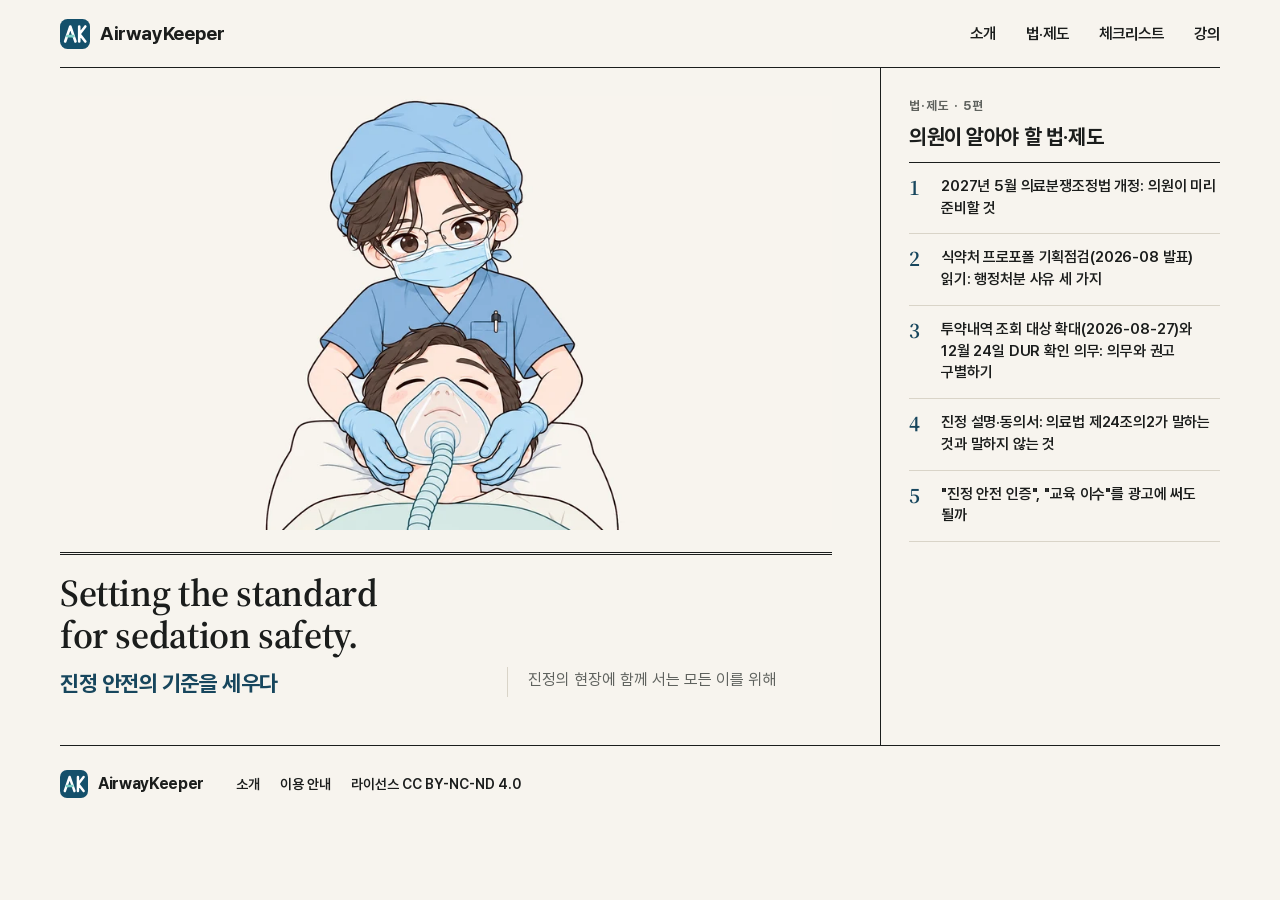
<file: index.html>
<!doctype html>
<html lang="ko"><head><meta charset="utf-8">
<meta name="viewport" content="width=device-width,initial-scale=1">
<title>AirwayKeeper — 진정 안전의 기준을 세우다</title>
<meta name="description" content="진정·수면마취를 하는 의원의 의료진이 알아야 할 법·제도를 근거와 함께 정리해 무료로 열어 둡니다.">
<link rel="canonical" href="https://airwaykeeper.com/">
<meta property="og:type" content="website">
<meta property="og:site_name" content="AirwayKeeper">
<meta property="og:title" content="AirwayKeeper — 진정 안전의 기준을 세우다">
<meta property="og:description" content="진정·수면마취를 하는 의원의 의료진이 알아야 할 법·제도를 근거와 함께 정리해 무료로 열어 둡니다.">
<meta property="og:url" content="https://airwaykeeper.com/">
<meta property="og:image" content="https://airwaykeeper.com/assets/og-home-v2.png">
<meta property="og:image:type" content="image/png">
<meta property="og:image:width" content="1200">
<meta property="og:image:height" content="630">
<meta property="og:image:alt" content="AirwayKeeper — 진정 안전의 기준을 세우다">
<meta property="og:locale" content="ko_KR">
<meta name="twitter:card" content="summary_large_image">
<meta name="twitter:title" content="AirwayKeeper — 진정 안전의 기준을 세우다">
<meta name="twitter:description" content="진정·수면마취를 하는 의원의 의료진이 알아야 할 법·제도를 근거와 함께 정리해 무료로 열어 둡니다.">
<meta name="twitter:image" content="https://airwaykeeper.com/assets/og-home-v2.png">
<meta name="twitter:image:alt" content="AirwayKeeper — 진정 안전의 기준을 세우다">
<link rel="stylesheet" href="assets/style.css">
<link rel="icon" href="assets/mark.svg" type="image/svg+xml">
</head><body>
<header class="top"><div class="wrap">
<a class="brand" href="index.html"><img src="assets/mark.svg" alt="" width="30" height="30">AirwayKeeper</a>
<nav class="nav" aria-label="주 메뉴"><a href="about.html">소개</a><a href="law.html">법·제도</a><a href="checklist.html">체크리스트</a><a href="course.html">강의</a></nav>

</div></header>
<main class="wrap home">
<div class="gate">
<div class="gate-main">
<figure class="fig"><img src="assets/gate-airway-1600.webp" srcset="assets/gate-airway-960.webp 960w, assets/gate-airway-1600.webp 1600w" sizes="(max-width: 900px) 100vw, 820px" width="1600" height="900" alt="마취통증의학과 전문의 코돌이가 누워 있는 환자의 얼굴에 마스크를 밀착하고 양손으로 턱을 들어 올리는 그림" fetchpriority="high"></figure>
<div class="hl"><h1><span class="en">Setting the standard for sedation safety.</span><span class="ko">진정 안전의 기준을 세우다</span></h1>
<p class="lead">진정의 현장에 함께 서는 모든 이를 위해</p></div>
</div>
<aside class="rail" aria-label="법·제도 색인">
<p class="k">법·제도 · 5편</p>
<h2>의원이 알아야 할 법·제도</h2>
<ol class="idx"><li><a href="law-medical-dispute-2027.html"><span class="no">1</span><span class="tx"><span class="t">2027년 5월 의료분쟁조정법 개정: 의원이 미리 준비할 것</span></span></a></li><li><a href="law-propofol-inspection-2026-08.html"><span class="no">2</span><span class="tx"><span class="t">식약처 프로포폴 기획점검(2026-08 발표) 읽기: 행정처분 사유 세 가지</span></span></a></li><li><a href="law-dur-check-2026-12.html"><span class="no">3</span><span class="tx"><span class="t">투약내역 조회 대상 확대(2026-08-27)와 12월 24일 DUR 확인 의무: 의무와 권고 구별하기</span></span></a></li><li><a href="law-sedation-consent.html"><span class="no">4</span><span class="tx"><span class="t">진정 설명·동의서: 의료법 제24조의2가 말하는 것과 말하지 않는 것</span></span></a></li><li><a href="law-certification-ads.html"><span class="no">5</span><span class="tx"><span class="t">&quot;진정 안전 인증&quot;, &quot;교육 이수&quot;를 광고에 써도 될까</span></span></a></li></ol>
</aside>
</div></main>
<footer class="foot"><div class="wrap">
<a class="brand" href="index.html"><img src="assets/mark.svg" alt="" width="30" height="30">AirwayKeeper</a>
<p class="links"><a href="about.html">소개</a><a href="guide.html">이용 안내</a><a href="guide.html#license">라이선스 CC BY-NC-ND 4.0</a></p>

</div></footer>
<script src="assets/site.js"></script>
</body></html>
</file>
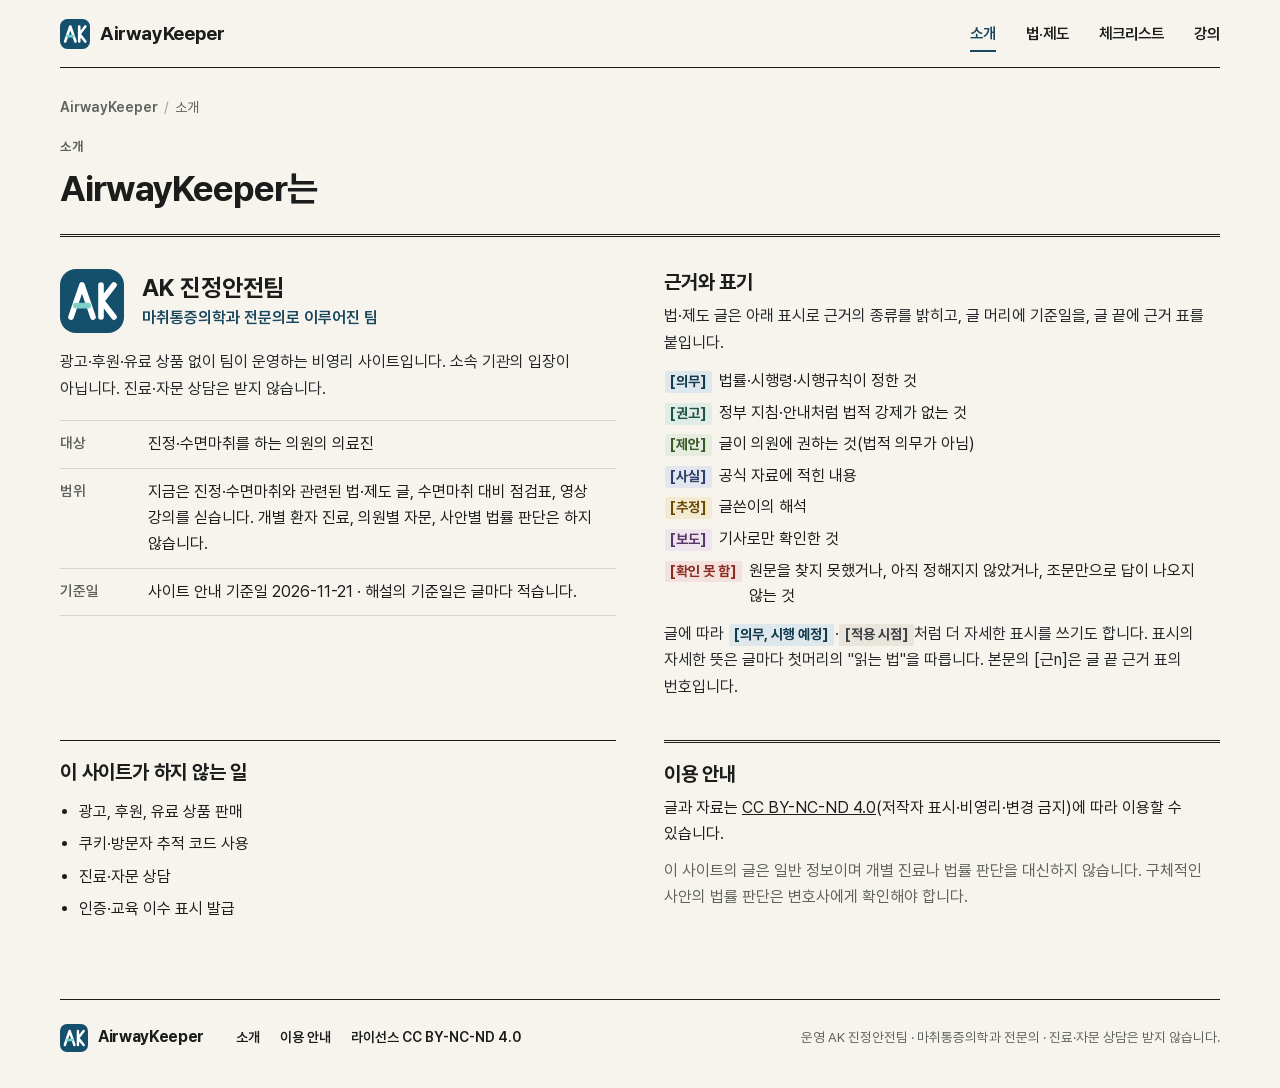
<file: about.html>
<!doctype html>
<html lang="ko"><head><meta charset="utf-8">
<meta name="viewport" content="width=device-width,initial-scale=1">
<title>소개 — AirwayKeeper</title>
<meta name="description" content="마취통증의학과 전문의로 이루어진 AK 진정안전팀이 운영하는 비영리 사이트입니다. 진정·수면마취를 하는 의원의 의료진이 알아야 할 법·제도를 근거와 함께 정리해 무료로 열어 둡니다.">
<link rel="canonical" href="https://airwaykeeper.com/about.html">
<meta property="og:type" content="website">
<meta property="og:site_name" content="AirwayKeeper">
<meta property="og:title" content="소개 — AirwayKeeper">
<meta property="og:description" content="마취통증의학과 전문의로 이루어진 AK 진정안전팀이 운영하는 비영리 사이트입니다. 진정·수면마취를 하는 의원의 의료진이 알아야 할 법·제도를 근거와 함께 정리해 무료로 열어 둡니다.">
<meta property="og:url" content="https://airwaykeeper.com/about.html">
<meta property="og:image" content="https://airwaykeeper.com/assets/og-home-v2.png">
<meta property="og:image:type" content="image/png">
<meta property="og:image:width" content="1200">
<meta property="og:image:height" content="630">
<meta property="og:image:alt" content="AirwayKeeper — 진정 안전의 기준을 세우다">
<meta property="og:locale" content="ko_KR">
<meta name="twitter:card" content="summary_large_image">
<meta name="twitter:title" content="소개 — AirwayKeeper">
<meta name="twitter:description" content="마취통증의학과 전문의로 이루어진 AK 진정안전팀이 운영하는 비영리 사이트입니다. 진정·수면마취를 하는 의원의 의료진이 알아야 할 법·제도를 근거와 함께 정리해 무료로 열어 둡니다.">
<meta name="twitter:image" content="https://airwaykeeper.com/assets/og-home-v2.png">
<meta name="twitter:image:alt" content="AirwayKeeper — 진정 안전의 기준을 세우다">
<link rel="stylesheet" href="assets/style.css">
<link rel="icon" href="assets/mark.svg" type="image/svg+xml">
</head><body>
<header class="top"><div class="wrap">
<a class="brand" href="index.html"><img src="assets/mark.svg" alt="" width="30" height="30">AirwayKeeper</a>
<nav class="nav" aria-label="주 메뉴"><a href="about.html" aria-current=page>소개</a><a href="law.html">법·제도</a><a href="checklist.html">체크리스트</a><a href="course.html">강의</a></nav>

</div></header>
<main class="wrap">
<nav class="crumb" aria-label="경로"><a href="index.html">AirwayKeeper</a><span class="sep">/</span><span>소개</span></nav>
<div class="lhead"><div><span class="no">소개</span><h1>AirwayKeeper는</h1></div></div>
<div class="about">
<div class="panel"><div class="op"><img src="assets/mark.svg" alt="" width="72" height="72"><div><h3>AK 진정안전팀</h3>
<p class="role">마취통증의학과 전문의로 이루어진 팀</p></div></div>
<p class="op-note">광고·후원·유료 상품 없이 팀이 운영하는 비영리 사이트입니다. 소속 기관의 입장이 아닙니다. 진료·자문 상담은 받지 않습니다.</p>
<dl class="facts">
<div><dt>대상</dt><dd>진정·수면마취를 하는 의원의 의료진</dd></div>
<div><dt>범위</dt><dd>지금은 진정·수면마취와 관련된 법·제도 글, 수면마취 대비 점검표, 영상 강의를 싣습니다. 개별 환자 진료, 의원별 자문, 사안별 법률 판단은 하지 않습니다.</dd></div>
<div><dt>기준일</dt><dd>사이트 안내 기준일 2026-11-21 · 해설의 기준일은 글마다 적습니다.</dd></div>
</dl></div>
<div class="panel"><h3>근거와 표기</h3><p>법·제도 글은 아래 표시로 근거의 종류를 밝히고, 글 머리에 기준일을, 글 끝에 근거 표를 붙입니다.</p><ul class="plain labels"><li><span class="tag tag-duty">[의무]</span> 법률·시행령·시행규칙이 정한 것</li><li><span class="tag tag-rec">[권고]</span> 정부 지침·안내처럼 법적 강제가 없는 것</li><li><span class="tag tag-sug">[제안]</span> 글이 의원에 권하는 것(법적 의무가 아님)</li><li><span class="tag tag-fact">[사실]</span> 공식 자료에 적힌 내용</li><li><span class="tag tag-est">[추정]</span> 글쓴이의 해석</li><li><span class="tag tag-press">[보도]</span> 기사로만 확인한 것</li><li><span class="tag tag-unk">[확인 못 함]</span> 원문을 찾지 못했거나, 아직 정해지지 않았거나, 조문만으로 답이 나오지 않는 것</li></ul><p>글에 따라 <span class="tag tag-duty">[의무, 시행 예정]</span>·<span class="tag tag-note">[적용 시점]</span>처럼 더 자세한 표시를 쓰기도 합니다. 표시의 자세한 뜻은 글마다 첫머리의 "읽는 법"을 따릅니다. 본문의 [근n]은 글 끝 근거 표의 번호입니다.</p></div>
<div class="panel"><h3>이 사이트가 하지 않는 일</h3>
<ul class="plain"><li>광고, 후원, 유료 상품 판매</li><li>쿠키·방문자 추적 코드 사용</li>
<li>진료·자문 상담</li><li>인증·교육 이수 표시 발급</li></ul></div>
<div class="notice"><h3>이용 안내</h3><p>글과 자료는 <a rel="license" href="https://creativecommons.org/licenses/by-nc-nd/4.0/deed.ko">CC BY-NC-ND 4.0</a>(저작자 표시·비영리·변경 금지)에 따라 이용할 수 있습니다.</p>
<p>이 사이트의 글은 일반 정보이며 개별 진료나 법률 판단을 대신하지 않습니다. 구체적인 사안의 법률 판단은 변호사에게 확인해야 합니다.</p></div>
</div></main>
<footer class="foot"><div class="wrap">
<a class="brand" href="index.html"><img src="assets/mark.svg" alt="" width="30" height="30">AirwayKeeper</a>
<p class="links"><a href="about.html">소개</a><a href="guide.html">이용 안내</a><a href="guide.html#license">라이선스 CC BY-NC-ND 4.0</a></p>
<p class="small">운영 AK 진정안전팀 · 마취통증의학과 전문의 · 진료·자문 상담은 받지 않습니다.</p>
</div></footer>
<script src="assets/site.js"></script>
</body></html>
</file>
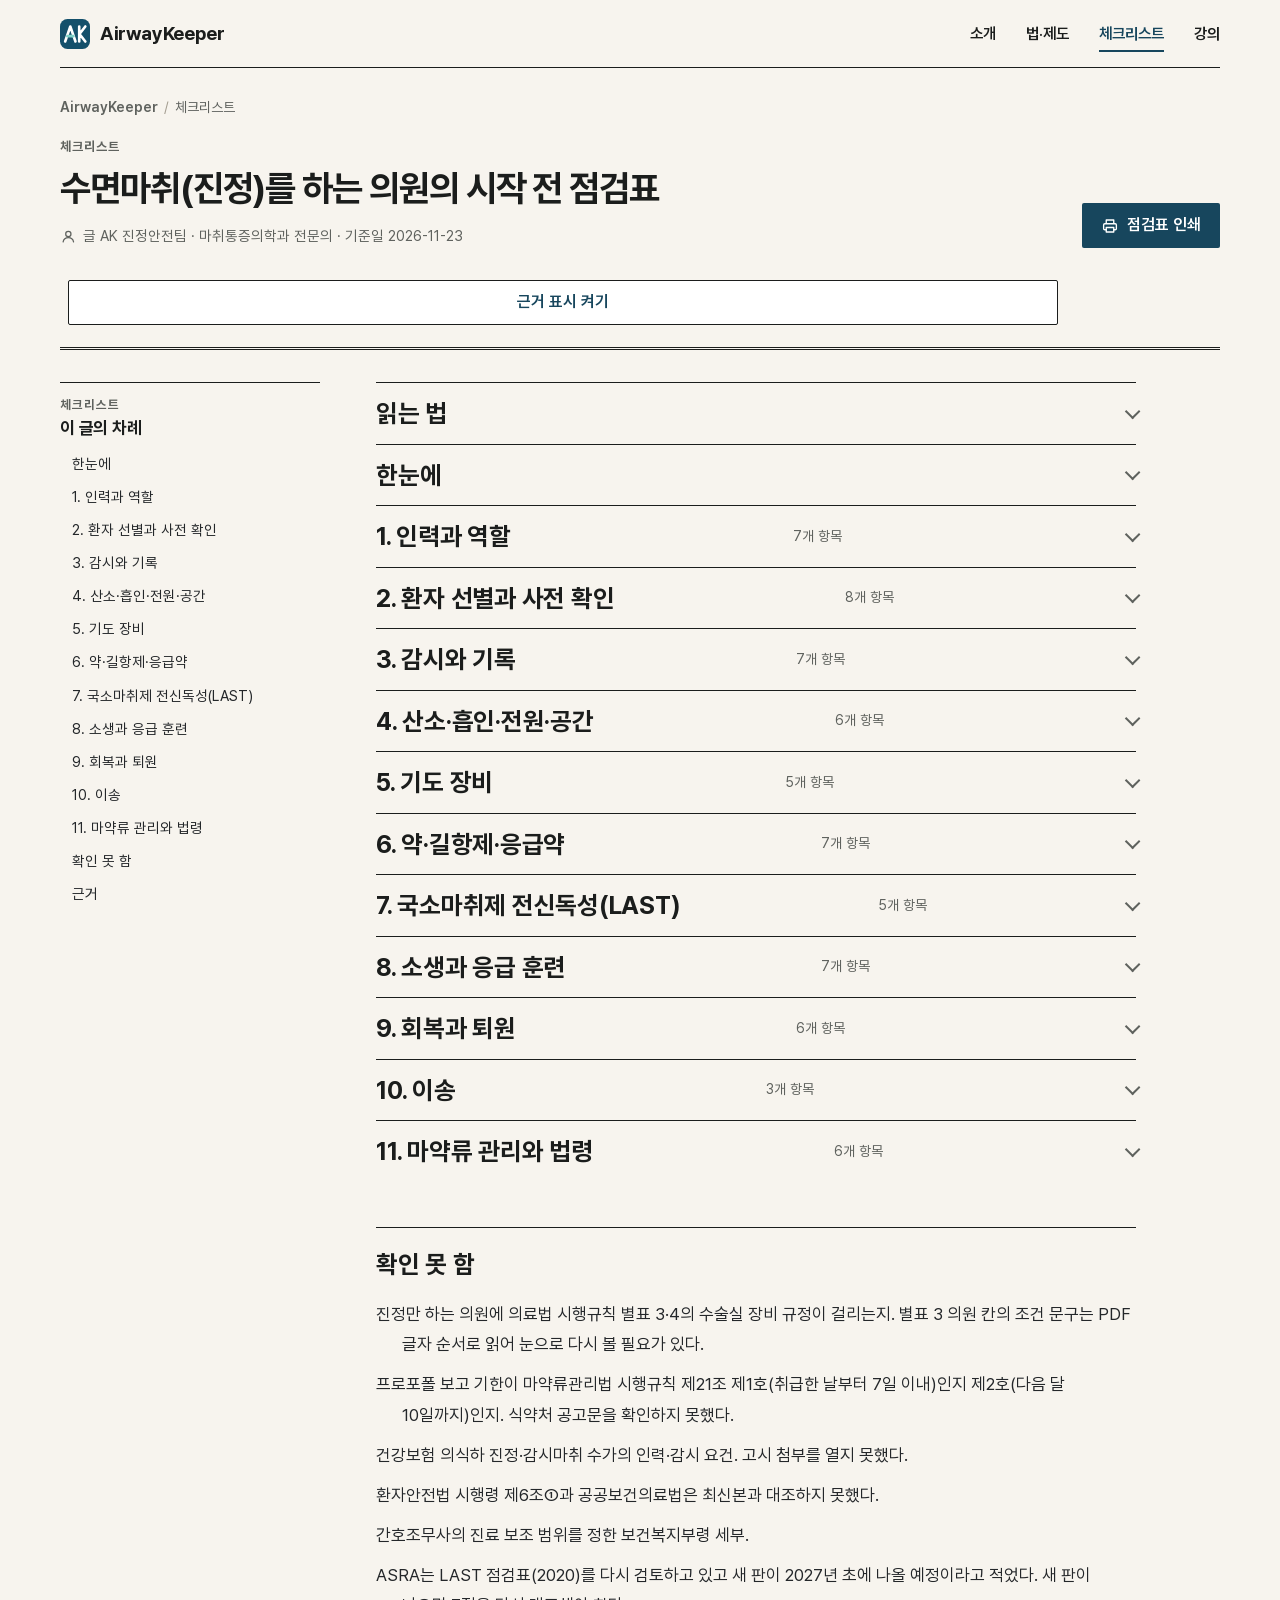
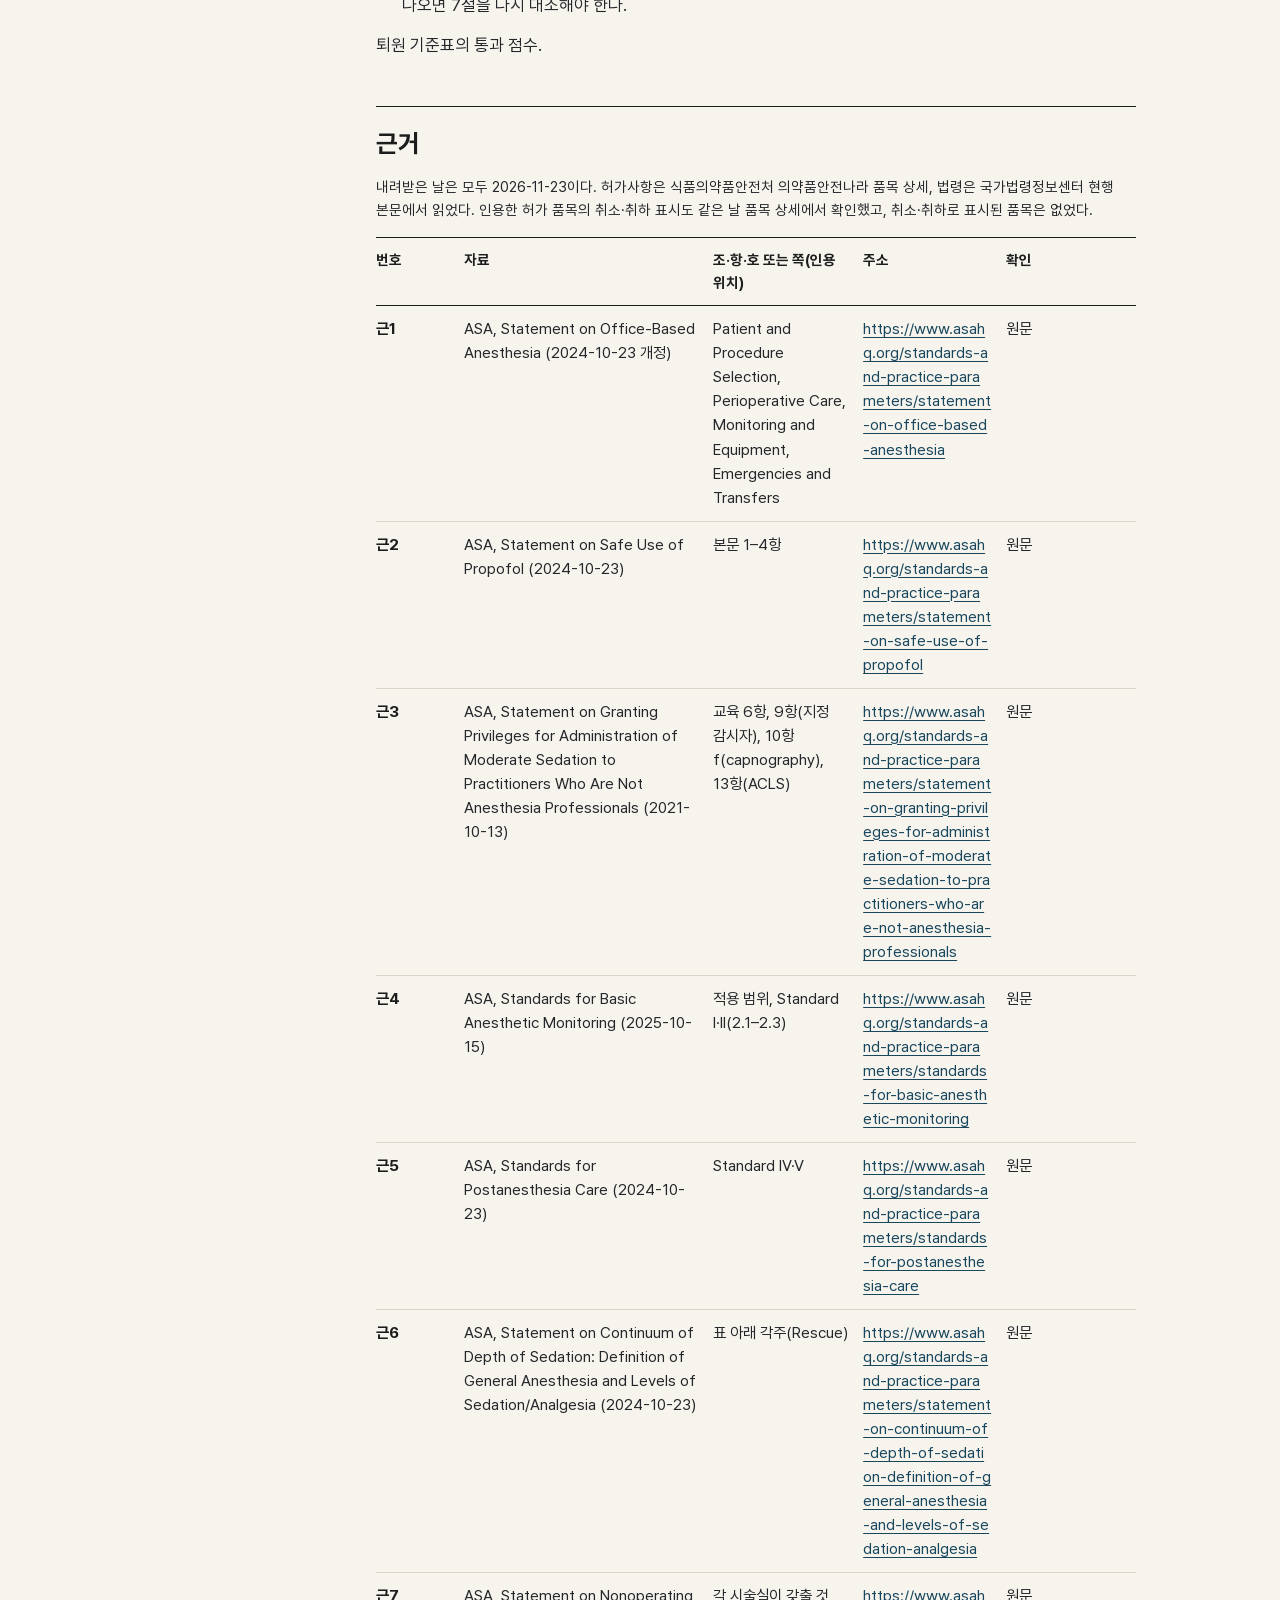
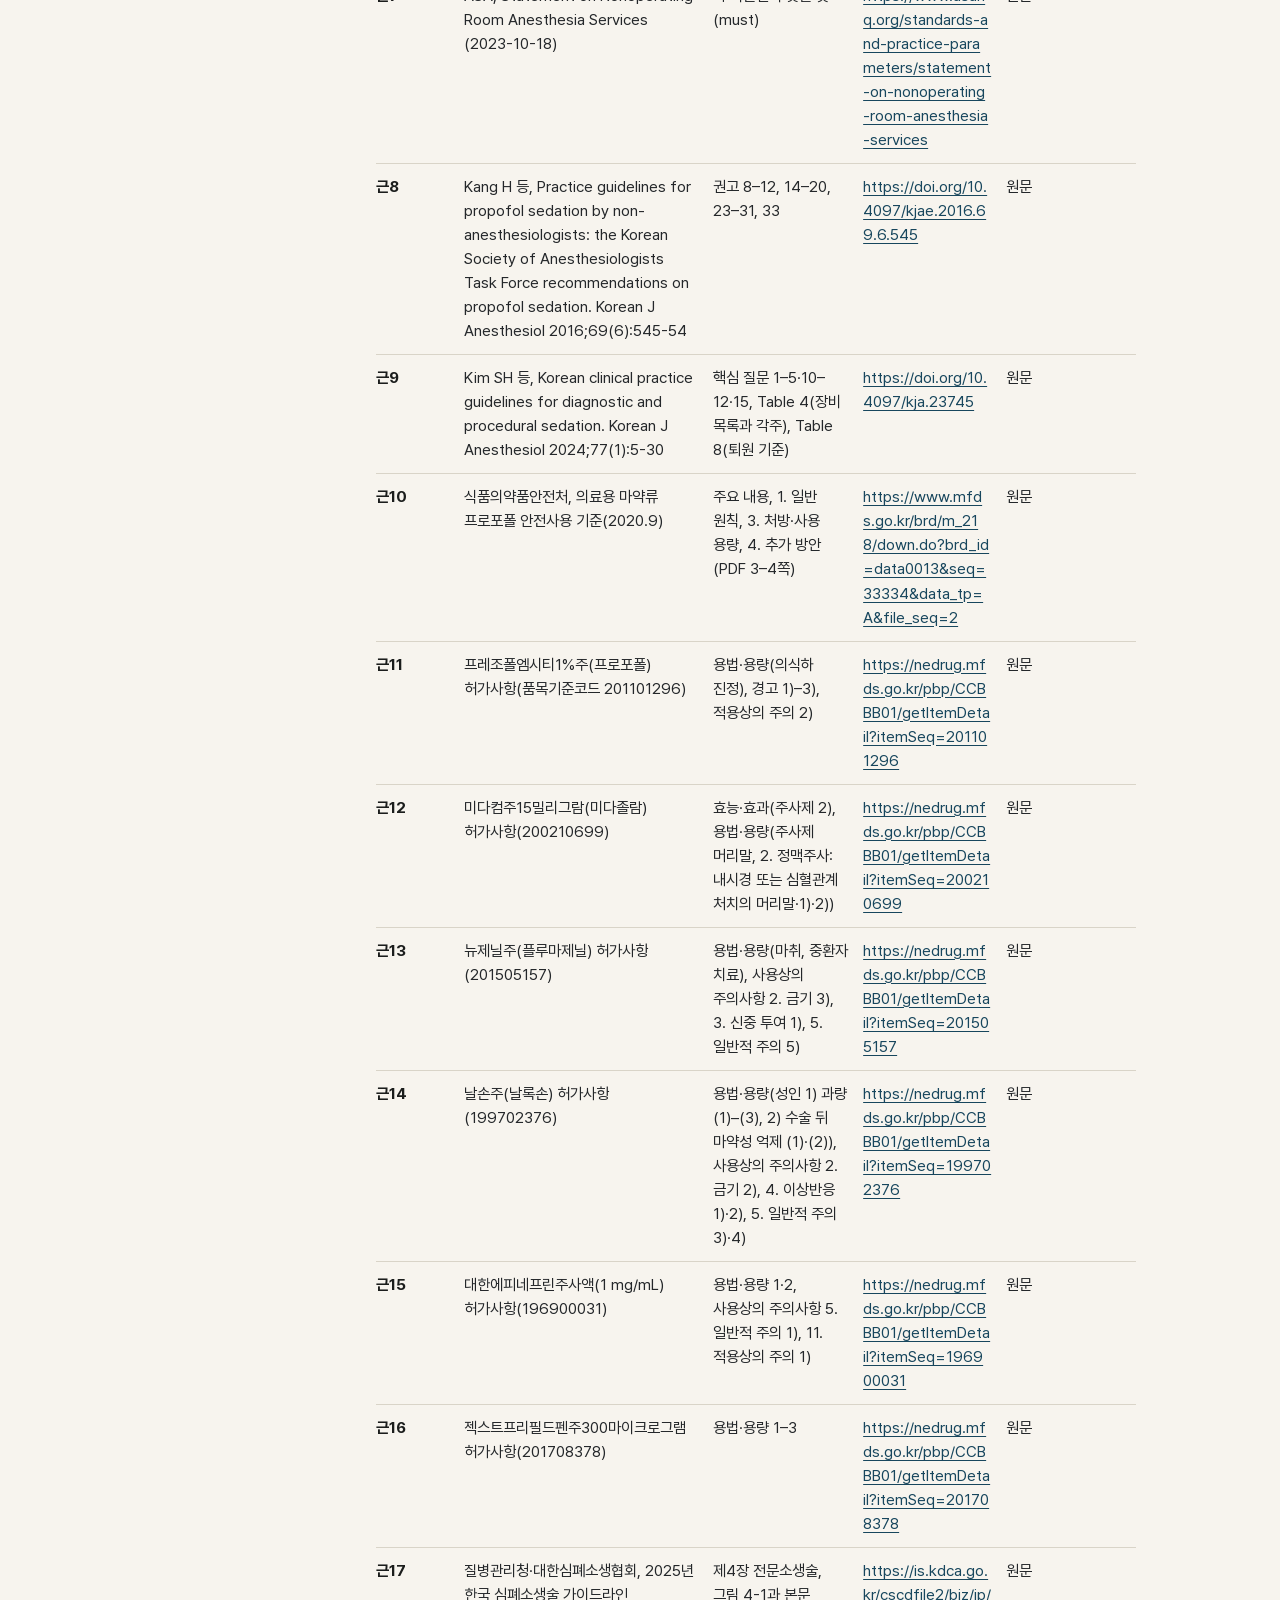
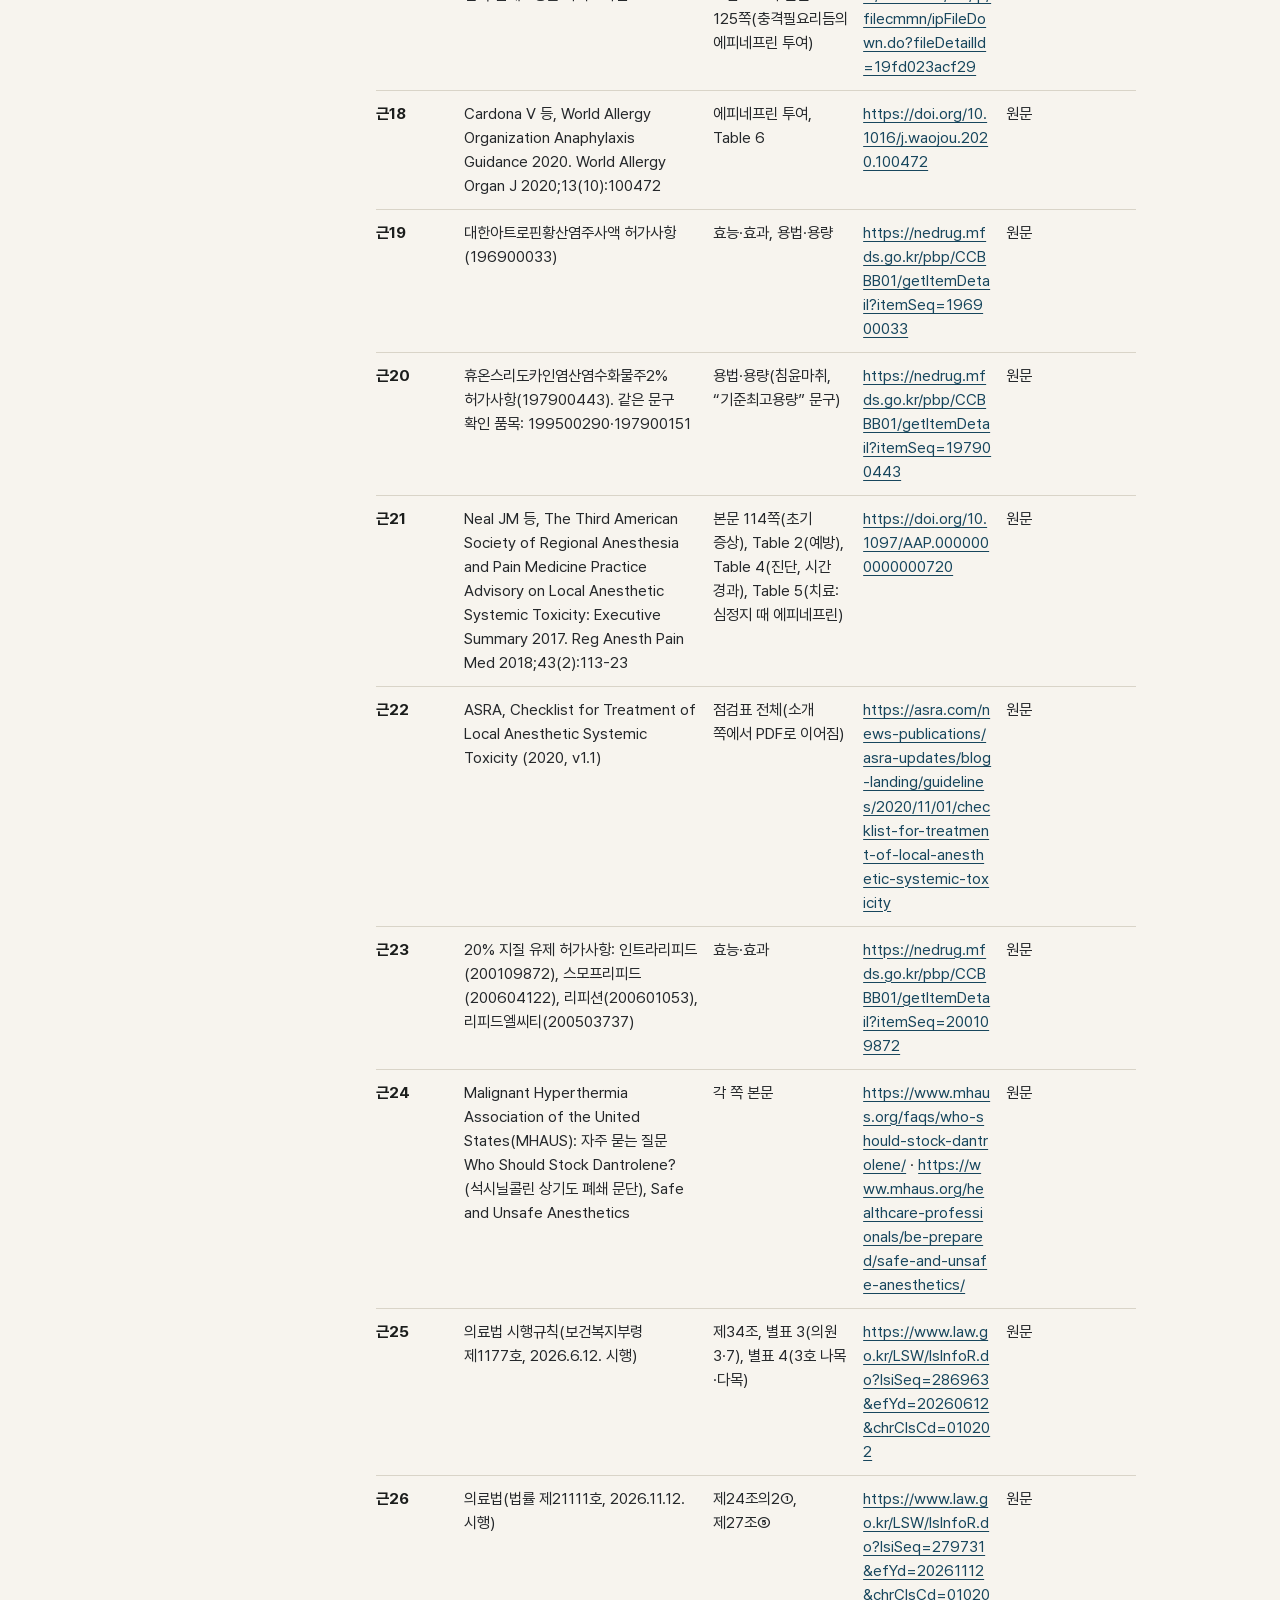
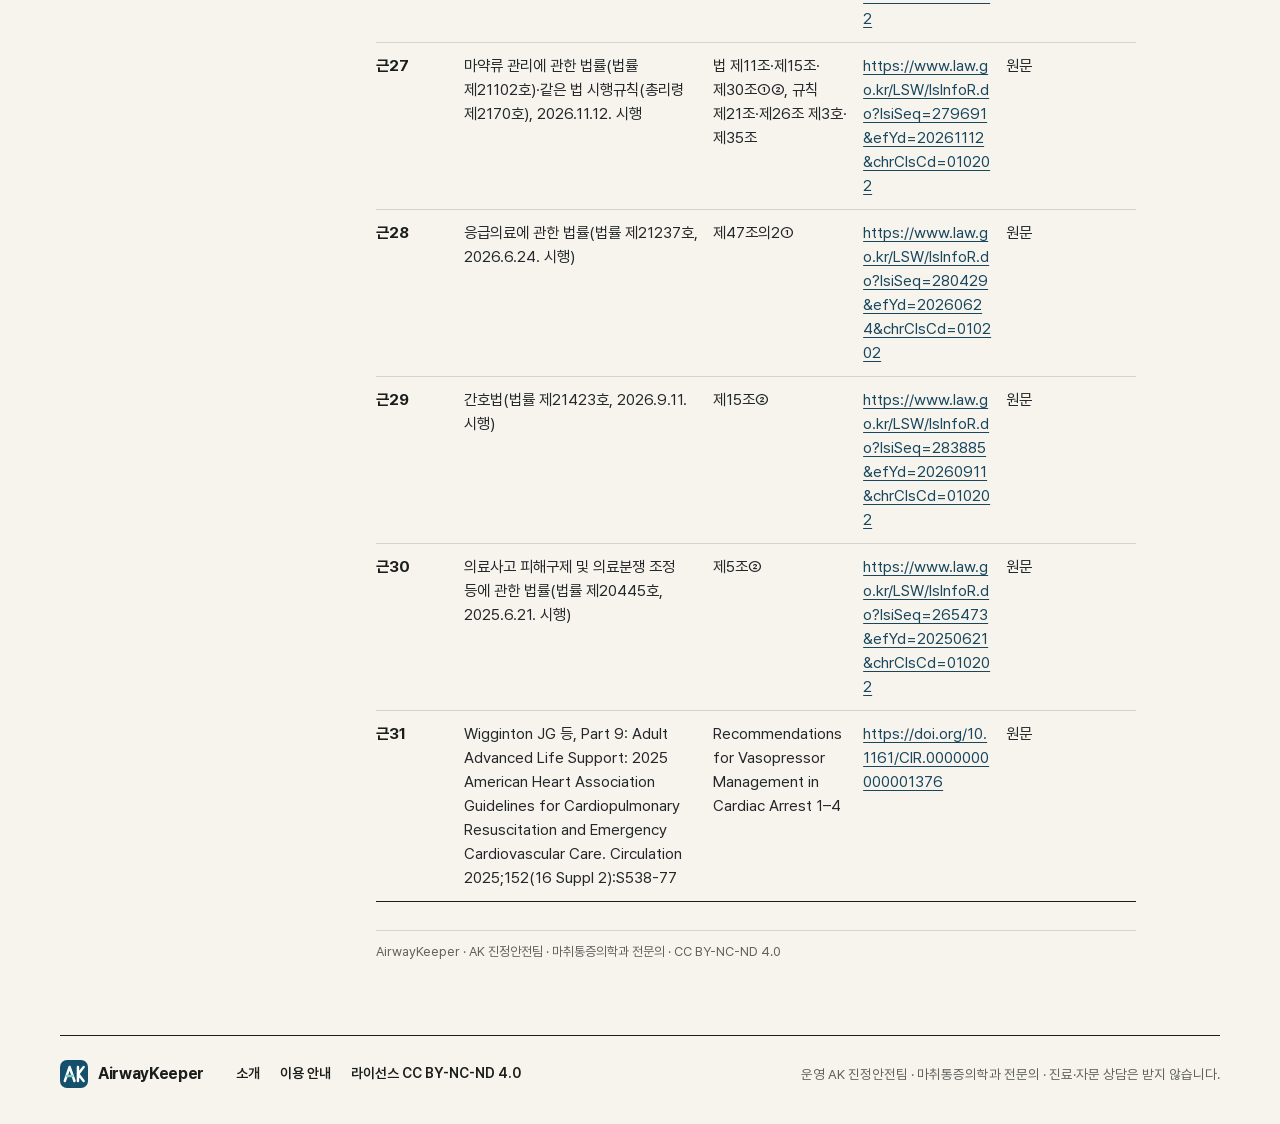
<file: checklist.html>
<!doctype html>
<html lang="ko"><head><meta charset="utf-8">
<meta name="viewport" content="width=device-width,initial-scale=1">
<title>수면마취(진정)를 하는 의원의 시작 전 점검표 — AirwayKeeper</title>
<meta name="description" content="진정·수면마취를 하는 의원이 시작 전에 확인할 인력·장비·약·회복·이송 항목을 근거와 함께 정리한 점검표입니다.">
<link rel="canonical" href="https://airwaykeeper.com/checklist.html">
<meta property="og:type" content="website">
<meta property="og:site_name" content="AirwayKeeper">
<meta property="og:title" content="수면마취(진정)를 하는 의원의 시작 전 점검표 — AirwayKeeper">
<meta property="og:description" content="진정·수면마취를 하는 의원이 시작 전에 확인할 인력·장비·약·회복·이송 항목을 근거와 함께 정리한 점검표입니다.">
<meta property="og:url" content="https://airwaykeeper.com/checklist.html">
<meta property="og:image" content="https://airwaykeeper.com/assets/og-checklist-v2.png">
<meta property="og:image:type" content="image/png">
<meta property="og:image:width" content="1200">
<meta property="og:image:height" content="630">
<meta property="og:image:alt" content="AirwayKeeper 체크리스트 — 수면마취(진정)를 하는 의원의 시작 전 점검표">
<meta property="og:locale" content="ko_KR">
<meta name="twitter:card" content="summary_large_image">
<meta name="twitter:title" content="수면마취(진정)를 하는 의원의 시작 전 점검표 — AirwayKeeper">
<meta name="twitter:description" content="진정·수면마취를 하는 의원이 시작 전에 확인할 인력·장비·약·회복·이송 항목을 근거와 함께 정리한 점검표입니다.">
<meta name="twitter:image" content="https://airwaykeeper.com/assets/og-checklist-v2.png">
<meta name="twitter:image:alt" content="AirwayKeeper 체크리스트 — 수면마취(진정)를 하는 의원의 시작 전 점검표">
<link rel="stylesheet" href="assets/style.css">
<link rel="icon" href="assets/mark.svg" type="image/svg+xml">
</head><body>
<header class="top"><div class="wrap">
<a class="brand" href="index.html"><img src="assets/mark.svg" alt="" width="30" height="30">AirwayKeeper</a>
<nav class="nav" aria-label="주 메뉴"><a href="about.html">소개</a><a href="law.html">법·제도</a><a href="checklist.html" aria-current=page>체크리스트</a><a href="course.html">강의</a></nav>

</div></header>
<main class="wrap">
<nav class="crumb" aria-label="경로"><a href="index.html">AirwayKeeper</a><span class="sep">/</span>
<span>체크리스트</span></nav>
<div class="lhead"><div><span class="no">체크리스트</span><h1>수면마취(진정)를 하는 의원의 시작 전 점검표</h1>
<div class="meta"><span><span class="ic"><svg viewBox="0 0 24 24" aria-hidden="true"><circle cx="12" cy="8.5" r="3.8"/><path d="M4.5 20c.8-3.8 3.8-6 7.5-6s6.7 2.2 7.5 6"/></svg></span>글 AK 진정안전팀 · 마취통증의학과 전문의 · 기준일 2026-11-23</span></div></div>
<button class="btn btn-primary" type="button" data-print><span class="ic"><svg viewBox="0 0 24 24" aria-hidden="true"><path d="M7 9V4h10v5M7 17H5a1.5 1.5 0 0 1-1.5-1.5v-5A1.5 1.5 0 0 1 5 9h14a1.5 1.5 0 0 1 1.5 1.5v5A1.5 1.5 0 0 1 19 17h-2"/><path d="M7 14h10v6H7z"/></svg></span>점검표 인쇄</button>
<button class="btn btn-ev" type="button" data-evtoggle>근거 표시 켜기</button></div>
<div class="layout">
<aside class="side" aria-label="이 글의 차례"><details open><summary><span><h2>체크리스트</h2>
<h3>이 글의 차례</h3></span></summary>
<ol class="toc toc-plain"><li><a href="#s1"><span>한눈에</span></a></li><li><a href="#s2"><span>1. 인력과 역할</span></a></li><li><a href="#s3"><span>2. 환자 선별과 사전 확인</span></a></li><li><a href="#s4"><span>3. 감시와 기록</span></a></li><li><a href="#s5"><span>4. 산소·흡인·전원·공간</span></a></li><li><a href="#s6"><span>5. 기도 장비</span></a></li><li><a href="#s7"><span>6. 약·길항제·응급약</span></a></li><li><a href="#s8"><span>7. 국소마취제 전신독성(LAST)</span></a></li><li><a href="#s9"><span>8. 소생과 응급 훈련</span></a></li><li><a href="#s10"><span>9. 회복과 퇴원</span></a></li><li><a href="#s11"><span>10. 이송</span></a></li><li><a href="#s12"><span>11. 마약류 관리와 법령</span></a></li><li><a href="#unconfirmed"><span>확인 못 함</span></a></li><li><a href="#sources"><span>근거</span></a></li></ol></details></aside>
<div>
<article class="article law checklist ev-off"><div class="prose">
<details class="sec"><summary><h2>읽는 법</h2></summary><div class="howto"><p><strong>읽는 법</strong></p>
<ul>
<li>이 표는 프로포폴·미다졸람 등으로 진정(이른바 수면마취)을 하는 의원이 진료를 시작하기 전에 인력·장비·약·회복·이송을 스스로 확인하도록 국내외 지침의 점검 항목을 옮긴 것이다. 지침이 권하는 점검 항목을 의원에서 쓰기 쉽게 옮겼을 뿐이며, 사고를 막는다고 보장하지 않습니다.</li>
<li><strong><span class="tag tag-duty">[의무]</span></strong> 법률·시행령·시행규칙이 정한 것. <strong><span class="tag tag-duty">[의무, 해당할 때]</span></strong>는 조문의 조건(예: 전신마취 하 수술을 하는 의원)에 들 때만 걸리는 의무다. 진정만 하는 의원이 그 조건에 드는지 조문만으로 정해지지 않으면 "해당할 때"로 적고 해석이 필요하다고 밝혔다.</li>
<li><strong><span class="tag tag-rec">[권고]</span></strong> 학회 지침·정부 기준처럼 법적 강제가 없는 것. 괄호 안에 원문의 강도를 그대로 적었다. 미국마취과학회(ASA) 문서는 must·shall·should·strongly recommended, 대한마취통증의학회 2024 진정 지침은 "강한 권고" 또는 "조건부 권고"와 근거 수준(전문가 합의·매우 낮음·낮음·보통), 같은 학회 2016 프로포폴 권고는 근거 수준 A–D와 등급(Class I 권고, IIa 고려해야 함, IIb 고려할 수 있음)이다. 미국국소마취통증의학회(ASRA) 2017 LAST 권고문과 미국심장협회(AHA) 2025 성인 전문소생술 지침은 권고 등급과 근거 수준을 원문 표기대로 적었다(예: I, B / 2a, B-R). 2016 권고는 법적 진료 기준이 아니라고, 2024 지침은 의무가 아니라고(not mandatory) 스스로 밝힌다.</li>
<li><strong><span class="tag tag-note">[허가사항]</span></strong> 식품의약품안전처가 허가한 의약품의 용법·용량·주의사항. 품목마다 문구가 다를 수 있으니 쓰는 제품의 허가사항을 직접 확인한다.</li>
<li><strong><span class="tag tag-sug">[제안]</span></strong> 원문 근거를 찾지 못했으나 글쓴이(마취통증의학과 전문의)가 의견으로 권하는 것. 법적 의무도 지침 권고도 아니다.</li>
<li><strong><span class="tag tag-fact">[사실]</span></strong> 공식 자료에 적힌 내용. <strong><span class="tag tag-est">[추정]</span></strong> 글쓴이의 해석. <strong><span class="tag tag-press">[보도]</span></strong> 기사로만 확인한 것. <strong><span class="tag tag-unk">[확인 못 함]</span></strong> 원문을 찾지 못했거나 조문만으로 답이 나오지 않는 것.</li>
<li>ASA 문서 대부분은 마취통증의학과 의사가 제공하는 마취 서비스를 전제로 쓰였다. 국내 의원의 진정에 그대로 걸리는 기준이 아니라 참고할 수준으로 읽는다.</li>
<li>용량은 성인 기준의 허가사항과 지침 문장을 옮긴 것이다. 실제 투여는 환자 상태와 쓰는 제품의 허가사항을 보고 의사가 판단한다.</li>
<li><code>[근n]</code>은 글 끝 "근거" 표의 번호다.</li>
<li>이 글은 일반 정보다. 개별 의원의 법률 판단은 변호사에게, 개별 환자의 진료 판단은 담당 의사에게 맡긴다.</li>
</ul>
</div>
</details><details class="sec"><summary><h2 id="s1">한눈에</h2></summary>
<ol>
<li>의원의 진정에 필요한 장비·인력을 직접 정한 법령은 찾은 범위에서 없다<span class="cite">[<a href="#ref-25">근25</a>·<a href="#ref-26">근26</a>·<a href="#ref-27">근27</a>·<a href="#ref-28">근28</a>]</span>. 가장 가까운 조문은 수술실 장비를 정한 의료법 시행규칙 별표 4인데, 외과계 진료과목이 있고 전신마취 하 수술을 하는 의원에 걸린다<span class="cite">[<a href="#ref-25">근25</a>]</span>.</li>
<li>그래서 이 표의 항목 대부분은 학회 권고와 의약품 허가사항이다. 프로포폴 허가사항은 "마취통증의학과에서 수련 받은 사람"이 투여하고 진단자·수술시행자가 투여하지 않도록 적고 있다<span class="cite">[<a href="#ref-11">근11</a>]</span>.</li>
<li>대한마취통증의학회 2024 지침이 최소로 꼽은 것은 산소 공급, 흡인, 심폐소생 장비를 포함한 응급 장비, ACLS 약이다. 나머지 장비 목록은 선택으로 둔다<span class="cite">[<a href="#ref-9">근9</a>]</span>.</li>
<li>국소마취제 전신독성(LAST)에 쓰는 20% 지질 유제는 국내에서 영양 공급용으로 허가돼 있어 독성 치료는 허가 외 사용이다<span class="cite">[<a href="#ref-22">근22</a>·<a href="#ref-23">근23</a>]</span>.</li>
</ol>
</details><details class="sec" id="sec-s2"><summary><h2 id="s2">1. 인력과 역할</h2><small>7개 항목</small></summary><ul class="ck"><li class="k"><span class="bx">☐</span> <strong><span class="tag tag-note">[허가사항]</span></strong> <span class="core">프로포폴은 마취통증의학과 수련을 받은 사람이 투여하고, 진단하거나 시술하는 의사가 직접 투여하지 않는다.</span><details class="more"><summary><span class="o">자세히</span><span class="c">접기</span></summary><div class="full">프로포폴은 마취통증의학과에서 수련 받은 사람이 투여하고, 진단하거나 시술하는 의사가 직접 투여하지 않는다<span class="cite">[<a href="#ref-11">근11</a>]</span>.</div></details></li><li class="k"><span class="bx">☐</span> <strong><span class="tag tag-rec">[권고]</span></strong> <span class="core">시술자가 아닌 사람 한 명이 진정 중 환자 감시만 맡는다.</span><details class="more"><summary><span class="o">자세히</span><span class="c">접기</span></summary><div class="full">시술자가 아닌 사람 한 명이 진정 중 환자 감시만 맡는다. ASA 프로포폴 성명은 must, ASA 중등도 진정 권한 성명은 시술자가 아닌 지정 감시자를 must로 적었다. 다만 이 성명은 진정 깊이와 활력징후가 안정되면 감시를 유지하는 범위에서 짧게 멈출 수 있는 작은 일은 도울 수 있다고 적었다<span class="cite">[<a href="#ref-2">근2</a>·<a href="#ref-3">근3</a>]</span>. 국내 2016 권고는 진정만 맡는 인력의 연속 감시를 근거 B·Class IIa로 권한다<span class="cite">[<a href="#ref-8">근8</a>]</span>.</div></details></li><li class="k"><span class="bx">☐</span> <strong><span class="tag tag-rec">[권고]</span></strong> <span class="core">진정이 의도보다 깊어지면 구조할 수 있어야 하고, 그 깊이에서 시술을 계속하지 않는다.</span><details class="more"><summary><span class="o">자세히</span><span class="c">접기</span></summary><div class="full">투여하는 의사는 의도보다 깊어진 진정에서 환자를 구조(기도 확보·환기·순환 유지)할 수 있어야 하며, 의도하지 않은 깊이에서 시술을 계속하지 않는다(ASA: 구조 능력은 should, 의도하지 않은 깊이에서 계속하는 것은 "적절하지 않다")<span class="cite">[<a href="#ref-2">근2</a>·<a href="#ref-6">근6</a>]</span>. 프로포폴은 중등도 진정을 의도해도 깊은 진정 수준으로 관리한다<span class="cite">[<a href="#ref-2">근2</a>]</span>.</div></details></li><li class="k"><span class="bx">☐</span> <strong><span class="tag tag-rec">[권고]</span></strong> <span class="core">진정을 책임지는 의사는 진정 내내 현장에 있고, 퇴원 판정 때까지 바로 올 수 있다.</span><details class="more"><summary><span class="o">자세히</span><span class="c">접기</span></summary><div class="full">진정을 책임지는 의사는 진정 내내 현장에 있고, 환자가 회복 구역에서 의학적으로 퇴원할 때까지 바로 올 수 있다<span class="ev">(ASA 프로포폴 성명: should)</span><span class="cite">[<a href="#ref-2">근2</a>]</span>.</div></details></li><li class="k"><span class="bx">☐</span> <strong><span class="tag tag-rec">[권고]</span></strong> <span class="core">고급 소생술(ACLS·PALS) 훈련을 받은 사람이 모든 환자가 귀가할 때까지 바로 올 수 있게 한다.</span><details class="more"><summary><span class="o">자세히</span><span class="c">접기</span></summary><div class="full">ACLS(소아는 PALS) 같은 고급 소생술 훈련을 받은 사람이 모든 환자가 귀가할 때까지 바로 올 수 있다<span class="ev">(ASA 사무실 마취 성명: should)</span><span class="cite">[<a href="#ref-1">근1</a>]</span>. ASA 진정 권한 성명은 진정하는 의사 본인이 ACLS(소아는 PALS) 같은 고급 소생술 능력과 유효한 자격을 갖추도록 적었다<span class="cite">[<a href="#ref-3">근3</a>]</span>. 국내 2016 권고는 진정 담당 의사의 BLS 유지<span class="ev">(근거 D·Class IIa)</span>, ACLS 제공자가 바로 없는 곳에서는 진정 담당 의사의 ACLS<span class="ev">(근거 D·Class IIa)</span>를 권한다<span class="cite">[<a href="#ref-8">근8</a>]</span>.</div></details></li><li class="k"><span class="bx">☐</span> <strong><span class="tag tag-rec">[권고]</span></strong> <span class="core">진정을 하는 의사와 감시 인력은 진정 교육과정을 이수한다.</span><details class="more"><summary><span class="o">자세히</span><span class="c">접기</span></summary><div class="full">진정을 하는 의사와 감시 인력은 진정 교육과정을 이수한다. 2016 권고는 근거 B·Class I(자가 훈련은 강하게 말림, strongly discouraged), 2024 지침은 조건부 권고·전문가 합의다<span class="cite">[<a href="#ref-8">근8</a>·<a href="#ref-9">근9</a>]</span>.</div></details></li><li class="k"><span class="bx">☐</span> <strong><span class="tag tag-duty">[의무]</span></strong> <span class="core">의원급에서 간호조무사는 의사의 지도하에 진료 보조를 할 수 있고, 누구에게도 면허 범위 밖의 의료행위는 시키지 않는다.</span><details class="more"><summary><span class="o">자세히</span><span class="c">접기</span></summary><div class="full">간호조무사는 의원급에서 의사의 지도하에 진료 보조를 할 수 있다(간호법 제15조②). 누구에게도 면허 범위 밖의 의료행위를 시키지 않는다(의료법 제27조⑤)<span class="cite">[<a href="#ref-26">근26</a>·<a href="#ref-29">근29</a>]</span>. 진정 감시를 누가 해야 하는지 정한 조문은 찾지 못했다<span class="tag tag-unk">[확인 못 함]</span>.</div></details></li></ul></details><details class="sec" id="sec-s3"><summary><h2 id="s3">2. 환자 선별과 사전 확인</h2><small>8개 항목</small></summary><ul class="ck"><li class="k"><span class="bx">☐</span> <strong><span class="tag tag-rec">[권고]</span></strong> <span class="core">진정 대상 선별 기준을 미리 정해 적용하고, 위험이 큰 환자는 적절한 시설로 의뢰한다.</span><details class="more"><summary><span class="o">자세히</span><span class="c">접기</span></summary><div class="full">의원이 진정 대상 선별 기준(ASA 신체 등급 등)을 미리 정해 적용한다<span class="ev">(2024 지침: 강한 권고·전문가 합의)</span><span class="cite">[<a href="#ref-9">근9</a>]</span>. 위험이 큰 환자는 적절한 시설로 의뢰한다<span class="ev">(ASA 사무실 마취 성명: should)</span><span class="cite">[<a href="#ref-1">근1</a>]</span>.</div></details></li><li class="k"><span class="bx">☐</span> <strong><span class="tag tag-rec">[권고]</span></strong> <span class="core">위험 조건에 해당하면 마취통증의학과 전문의가 진정을 맡거나 감독하는 것을 검토한다.</span><details class="more"><summary><span class="o">자세히</span><span class="c">접기</span></summary><div class="full">다음에 해당하면 마취통증의학과 전문의가 진정을 맡거나 감독하는 것을 검토한다. 2024 지침은 ASA 신체 등급 III 이상, 어려운 기도가 예상되거나 과거 마취 문제가 있었던 경우, 복잡하거나 침습적인 시술을 꼽았다<span class="ev">(조건부 권고·근거 낮음)</span><span class="cite">[<a href="#ref-9">근9</a>]</span>. 2016 권고는 여기에 2시간 이상 걸리거나 침습이 큰 시술의 깊은 진정을 더했고<span class="ev">(근거 C·Class IIa)</span>, 70세 이상은 근거 D·Class IIb로 두었다<span class="cite">[<a href="#ref-8">근8</a>]</span>.</div></details></li><li class="k"><span class="bx">☐</span> <strong><span class="tag tag-rec">[권고]</span></strong> <span class="core">금식을 확인한다.</span><details class="more"><summary><span class="o">자세히</span><span class="c">접기</span></summary><div class="full">금식을 확인한다. 2024 지침은 맑은 액체 2시간, 고형식 6시간을 조건부 권고<span class="ev">(근거 매우 낮음)</span>로 적었고, 2016 권고는 정규(elective) 시술의 프로포폴 진정에서 금식을 전신마취와 같게 하라고 적었다<span class="ev">(근거 B·Class I)</span><span class="cite">[<a href="#ref-8">근8</a>·<a href="#ref-9">근9</a>]</span>.</div></details></li><li class="k"><span class="bx">☐</span> <strong><span class="tag tag-rec">[권고]</span></strong> <span class="core">진정의 이점·위험·대안과 진정 뒤 활동 제한을 설명하고 동의를 받는다.</span><details class="more"><summary><span class="o">자세히</span><span class="c">접기</span></summary><div class="full">진정의 이점·위험·대안과 진정 뒤 활동 제한을 설명하고 동의를 받는다<span class="ev">(2016 권고: 근거 C·Class IIa)</span><span class="cite">[<a href="#ref-8">근8</a>]</span>.</div></details></li><li class="k"><span class="bx">☐</span> <strong><span class="tag tag-duty">[의무, 해당할 때]</span></strong> <span class="core">전신마취를 하는 경우 의사는 설명하고 서면 동의를 받는다.</span><details class="more"><summary><span class="o">자세히</span><span class="c">접기</span></summary><div class="full">전신마취를 하는 경우 의사는 설명하고 서면 동의를 받아야 한다(의료법 제24조의2①). 조문에 진정은 이름이 없다<span class="cite">[<a href="#ref-26">근26</a>]</span>.</div></details></li><li class="k"><span class="bx">☐</span> <strong><span class="tag tag-rec">[권고]</span></strong> <span class="core">프로포폴은 시술·진단과 관계없이 단독으로 투약하지 않고, 간단한 시술·진단 투약은 월 1회를 넘지 않는 것이 바람직하며, 이전 투약 이력을 확인한다.</span><details class="more"><summary><span class="o">자세히</span><span class="c">접기</span></summary><div class="full">프로포폴은 시술·진단과 관계없이 단독으로 투약하지 않고, 간단한 시술·진단을 위한 투약은 월 1회를 넘지 않는 것이 바람직하다는 식약처 기준이 있다. 이전 투약 이력 확인도 권한다<span class="cite">[<a href="#ref-10">근10</a>]</span>.</div></details></li><li class="k"><span class="bx">☐</span> <strong><span class="tag tag-rec">[권고]</span></strong> <span class="core">치료 목적으로 프로포폴 진정을 하지 않는다.</span><details class="more"><summary><span class="o">자세히</span><span class="c">접기</span></summary><div class="full">치료 목적으로 프로포폴 진정을 하지 않는다. 짧은 기간에 진정을 되풀이하는 환자는 심리적 의존 여부를 평가하고 그 위험을 알린다<span class="ev">(2016 권고: 근거 C·Class IIa)</span><span class="cite">[<a href="#ref-8">근8</a>]</span>.</div></details></li><li class="k"><span class="bx">☐</span> <strong><span class="tag tag-rec">[권고]</span></strong> <span class="core">정맥로를 확보하고 완전히 회복할 때까지 유지한다.</span><details class="more"><summary><span class="o">자세히</span><span class="c">접기</span></summary><div class="full">정맥로를 확보하고 완전히 회복할 때까지 유지한다<span class="ev">(2016 권고: 근거 C·Class IIa)</span><span class="cite">[<a href="#ref-8">근8</a>]</span>.</div></details></li></ul></details><details class="sec" id="sec-s4"><summary><h2 id="s4">3. 감시와 기록</h2><small>7개 항목</small></summary><ul class="ck"><li class="k"><span class="bx">☐</span> <strong><span class="tag tag-note">[허가사항]</span></strong> <span class="core">프로포폴을 줄 때 저혈압·무호흡·기도폐쇄·산소불포화를 지속 관찰한다.</span><details class="more"><summary><span class="o">자세히</span><span class="c">접기</span></summary><div class="full">진정 목적으로 프로포폴을 줄 때 저혈압·무호흡·기도폐쇄·산소불포화를 지속 관찰한다<span class="cite">[<a href="#ref-11">근11</a>]</span>.</div></details></li><li class="k"><span class="bx">☐</span> <strong><span class="tag tag-rec">[권고]</span></strong> <span class="core">맥박산소측정을 연속으로 하고, 자동 혈압계로 적어도 5분마다 잰다.</span><details class="more"><summary><span class="o">자세히</span><span class="c">접기</span></summary><div class="full">맥박산소측정을 연속으로 하고, 자동 혈압계로 적어도 5분마다 잰다<span class="ev">(2016 권고: 근거 B·Class I)</span><span class="cite">[<a href="#ref-8">근8</a>]</span>. 2024 지침은 진정 깊이·호흡·산소포화도·혈압을 감시하고 기록하라고 강한 권고<span class="ev">(전문가 합의)</span>로 적었다<span class="cite">[<a href="#ref-9">근9</a>]</span>. ASA 기본 감시 표준은 마취 관리에서 맥박산소측정(음 높이가 바뀌는 신호음과 경보)과 혈압·심박수 적어도 5분마다를 shall로 둔다<span class="cite">[<a href="#ref-4">근4</a>]</span>.</div></details></li><li class="k"><span class="bx">☐</span> <strong><span class="tag tag-rec">[권고]</span></strong> <span class="core">심혈관 질환이 있으면 심전도를 감시한다.</span><details class="more"><summary><span class="o">자세히</span><span class="c">접기</span></summary><div class="full">심혈관 질환이 있으면 심전도를 감시한다(2024 지침: 강한 권고·전문가 합의, 2016 권고: 심혈관·폐질환에 근거 C·Class IIa)<span class="cite">[<a href="#ref-8">근8</a>·<a href="#ref-9">근9</a>]</span>. ASA 기본 감시 표준은 마취 관리를 받는 모든 환자에게 심전도 연속 표시를 shall로 둔다<span class="cite">[<a href="#ref-4">근4</a>]</span>.</div></details></li><li class="k"><span class="bx">☐</span> <strong><span class="tag tag-rec">[권고]</span></strong> <span class="core">호기 이산화탄소 감시(capnography) 장비를 갖추고 쓴다.</span><details class="more"><summary><span class="o">자세히</span><span class="c">접기</span></summary><div class="full">호기 이산화탄소 감시(capnography) 장비를 갖추고 쓴다. ASA는 중등도 진정에서 호기 이산화탄소 감시를 shall로 둔다. 환자·시술·장비의 특성상 할 수 없거나 의미가 없으면 예외이고, 부득이하면 감독 의사가 이유를 의무기록에 적고 면제할 수 있지만 "장비가 없다는 것은 받아들일 만한 이유가 아니다"라고 적었다<span class="cite">[<a href="#ref-3">근3</a>]</span>. ASA 기본 감시 표준은 "every effort should be made", 프로포폴 성명은 should(의미가 없는 경우 제외), 병원 수술실 밖 마취 성명은 장비를 must로 적었다<span class="cite">[<a href="#ref-2">근2</a>·<a href="#ref-4">근4</a>·<a href="#ref-7">근7</a>]</span>. 국내는 조건부 권고다(2024 지침: 성인 근거 보통, 소아 근거 낮음. 2016 권고: 고위험·깊은 진정·2시간 이상에서 근거 B·Class IIa)<span class="cite">[<a href="#ref-8">근8</a>·<a href="#ref-9">근9</a>]</span>.</div></details></li><li class="k"><span class="bx">☐</span> <strong><span class="tag tag-rec">[권고]</span></strong> <span class="core">금기가 없으면 진정 중 보조 산소를 연속으로 준다.</span><details class="more"><summary><span class="o">자세히</span><span class="c">접기</span></summary><div class="full">금기가 없으면 진정 중 보조 산소를 연속으로 준다<span class="ev">(2016 권고: 근거 A·Class I)</span><span class="cite">[<a href="#ref-8">근8</a>]</span>.</div></details></li><li class="k"><span class="bx">☐</span> <strong><span class="tag tag-rec">[권고]</span></strong> <span class="core">가능하면 깊은 진정보다 중등도 진정을 목표로 하고, 진정 깊이를 보며 적정한다.</span><details class="more"><summary><span class="o">자세히</span><span class="c">접기</span></summary><div class="full">가능하면 깊은 진정보다 중등도 진정을 목표로 한다<span class="ev">(2016 권고: 근거 A·Class IIa)</span>. 정해진 용량은 없으니 목표 깊이를 정하고 진정 깊이를 보며 적정한다<span class="ev">(근거 D·Class IIb)</span><span class="cite">[<a href="#ref-8">근8</a>]</span>.</div></details></li><li class="k"><span class="bx">☐</span> <strong><span class="tag tag-rec">[권고]</span></strong> <span class="core">투약·활력징후·진정 깊이를 진정 중 적어도 5분마다, 회복 중 적어도 15분마다 기록한다.</span><details class="more"><summary><span class="o">자세히</span><span class="c">접기</span></summary><div class="full">투약·활력징후·진정 깊이를 진정 중 적어도 5분마다, 회복 중 적어도 15분마다 기록한다<span class="ev">(2016 권고: 근거 D·Class IIa)</span><span class="cite">[<a href="#ref-8">근8</a>]</span>.</div></details></li></ul></details><details class="sec" id="sec-s5"><summary><h2 id="s5">4. 산소·흡인·전원·공간</h2><small>6개 항목</small></summary><ul class="ck"><li class="k"><span class="bx">☐</span> <strong><span class="tag tag-rec">[권고]</span></strong> <span class="core">시술과 회복 시간에 충분한 산소와 예비 공급원을 갖춘다.</span><details class="more"><summary><span class="o">자세히</span><span class="c">접기</span></summary><div class="full">시술과 회복 시간에 충분한 산소와 예비 공급원을 갖춘다. ASA 사무실 마취 성명은 예비로 가득 찬 E 실린더 이상을 should로 적었고, 2024 지침 목록은 산소와 압력조절기 공급원 2개 이상이다<span class="cite">[<a href="#ref-1">근1</a>·<a href="#ref-9">근9</a>]</span>.</div></details></li><li class="k"><span class="bx">☐</span> <strong><span class="tag tag-rec">[권고]</span></strong> <span class="core">흡인기와 흡인 튜브·카테터·Yankauer를 바로 쓸 수 있게 둔다.</span><details class="more"><summary><span class="o">자세히</span><span class="c">접기</span></summary><div class="full">흡인기와 흡인 튜브·카테터·Yankauer를 바로 쓸 수 있게 둔다<span class="ev">(ASA: should)</span><span class="cite">[<a href="#ref-1">근1</a>·<a href="#ref-9">근9</a>]</span>. 2024 지침은 산소·흡인을 최소 장비로 꼽았다<span class="cite">[<a href="#ref-9">근9</a>]</span>.</div></details></li><li class="k"><span class="bx">☐</span> <strong><span class="tag tag-rec">[권고]</span></strong> <span class="core">후두경과 별도의 배터리 조명, 정전 때 쓸 예비 전원을 둔다.</span><details class="more"><summary><span class="o">자세히</span><span class="c">접기</span></summary><div class="full">후두경과 별도로 배터리 조명을 바로 쓸 수 있게 두고, 정전 때 환자를 보호할 예비 전원을 둔다<span class="ev">(ASA: should)</span><span class="cite">[<a href="#ref-1">근1</a>]</span>. 2024 지침 목록에도 비상 전원이 있다<span class="cite">[<a href="#ref-9">근9</a>]</span>.</div></details></li><li class="k"><span class="bx">☐</span> <strong><span class="tag tag-rec">[권고]</span></strong> <span class="core">장비와 사람이 들어갈 공간을 두고, 장비는 제조사 기준으로 정비·점검하고 기록한다.</span><details class="more"><summary><span class="o">자세히</span><span class="c">접기</span></summary><div class="full">필요한 장비와 사람이 들어가고 환자와 감시 장비에 빠르게 접근할 공간이 있고, 장비는 제조사 기준으로 정비·점검하고 기록한다<span class="ev">(ASA: should)</span><span class="cite">[<a href="#ref-1">근1</a>]</span>.</div></details></li><li class="k"><span class="bx">☐</span> <strong><span class="tag tag-rec">[권고]</span></strong> <span class="core">소아를 진정하는 의원은 장비·약·소생 능력을 소아 크기로 갖춘다.</span><details class="more"><summary><span class="o">자세히</span><span class="c">접기</span></summary><div class="full">소아를 진정하는 의원은 장비·약·소생 능력을 소아 크기로 갖춘다<span class="ev">(ASA 사무실 마취 성명: should)</span><span class="cite">[<a href="#ref-1">근1</a>]</span>. ASA 프로포폴 성명은 기도 유지·산소·인공환기·순환 소생에 쓸 연령에 맞는 장비를 must로 적었다<span class="cite">[<a href="#ref-2">근2</a>]</span>.</div></details></li><li class="k"><span class="bx">☐</span> <strong><span class="tag tag-duty">[의무, 해당할 때]</span></strong> <span class="core">수술실을 두어야 하는 의원은 수술실에 정해진 장비와 예비전원설비를 갖춘다.</span><details class="more"><summary><span class="o">자세히</span><span class="c">접기</span></summary><div class="full">수술실을 두어야 하는 의원(외과계 진료과목이 있고 전신마취 하 수술을 하는 경우)은 수술실에 기도 내 삽관유지장치, 인공호흡기, 마취환자의 호흡감시장치, 심전도 모니터를 갖추고 정전 때 이를 돌릴 예비전원설비를 둔다(의료법 시행규칙 별표 3·4)<span class="cite">[<a href="#ref-25">근25</a>]</span>. 진정만 하는 의원에 적용되는지는 조문만으로 정해지지 않는다<span class="tag tag-unk">[확인 못 함]</span>.</div></details></li></ul></details><details class="sec" id="sec-s6"><summary><h2 id="s6">5. 기도 장비</h2><small>5개 항목</small></summary><ul class="ck"><li class="k"><span class="bx">☐</span> <strong><span class="tag tag-rec">[권고]</span></strong> <span class="core">비강캐뉼러, 안면마스크, 구인두기도기, 90% 이상의 산소를 줄 수 있는 자가팽창 백을 환자 곁에 둔다.</span><details class="more"><summary><span class="o">자세히</span><span class="c">접기</span></summary><div class="full">비강캐뉼러, 안면마스크, 구인두기도기, 90% 이상의 산소를 줄 수 있는 자가팽창 백을 환자 곁에 둔다<span class="cite">[<a href="#ref-1">근1</a>·<a href="#ref-9">근9</a>]</span>.</div></details></li><li class="k"><span class="bx">☐</span> <strong><span class="tag tag-rec">[권고]</span></strong> <span class="core">후두경과 성문상 기도기는 여러 크기로 갖추고, 기관내관과 스타일렛도 갖춘다.</span><details class="more"><summary><span class="o">자세히</span><span class="c">접기</span></summary><div class="full">후두경(Macintosh·Miller, 여러 크기), 기관내관과 스타일렛, 성문상 기도기(여러 크기)를 갖춘다. ASA는 응급 어려운 기도 장비를 should로 두었고, 2024 지침은 이 장비를 선택 목록에 넣었다<span class="cite">[<a href="#ref-1">근1</a>·<a href="#ref-9">근9</a>]</span>.</div></details></li><li class="k"><span class="bx">☐</span> <strong><span class="tag tag-rec">[권고]</span></strong> <span class="core">영상후두경과 윤상갑상막 절개 키트를 갖출지 정한다.</span><details class="more"><summary><span class="o">자세히</span><span class="c">접기</span></summary><div class="full">영상후두경과 윤상갑상막 절개 키트를 갖출지 정한다. 2024 지침 선택 목록에 있다<span class="cite">[<a href="#ref-9">근9</a>]</span>.</div></details></li><li class="k"><span class="bx">☐</span> <strong><span class="tag tag-sug">[제안]</span></strong> <span class="core">얼굴·목 시술에서는 덮개가 마스크와 기도 접근을 막지 않게 두고, 응급 때 바로 걷어 낼 수 있게 한다.</span><details class="more"><summary><span class="o">자세히</span><span class="c">접기</span></summary><div class="full">얼굴·목 시술에서는 덮개가 마스크와 기도 접근을 막지 않게 두고, 응급 때 바로 걷어 낼 수 있게 한다.</div></details></li><li class="k"><span class="bx">☐</span> <strong><span class="tag tag-sug">[제안]</span></strong> <span class="core">기도 장비는 크기별 위치를 표시해 한곳에 두고, 감시 인력도 위치를 알게 한다.</span><details class="more"><summary><span class="o">자세히</span><span class="c">접기</span></summary><div class="full">기도 장비는 크기별 위치를 표시해 한곳에 두고, 감시 인력도 위치를 안다.</div></details></li></ul></details><details class="sec" id="sec-s7"><summary><h2 id="s7">6. 약·길항제·응급약</h2><small>7개 항목</small></summary><ul class="ck"><li class="k"><span class="bx">☐</span> <strong><span class="tag tag-rec">[권고]</span></strong> <span class="core">소생술 약과 제세동기를 갖춘 응급 카트를 둔다.</span><details class="more"><summary><span class="o">자세히</span><span class="c">접기</span></summary><div class="full">소생술 약(ACLS 약)과 제세동기를 갖춘 응급 카트를 둔다. 2024 지침은 ACLS 약을 최소 장비에 넣었고, ASA는 should, 병원 수술실 밖 마취 성명은 must로 적었다<span class="cite">[<a href="#ref-1">근1</a>·<a href="#ref-7">근7</a>·<a href="#ref-9">근9</a>]</span>.</div></details></li><li class="k"><span class="bx">☐</span> <strong><span class="tag tag-rec">[권고]</span></strong> <span class="core">미다졸람을 쓰면 플루마제닐, 오피오이드를 쓰면 날록손을 둔다.</span><details class="more"><summary><span class="o">자세히</span><span class="c">접기</span></summary><div class="full">미다졸람을 쓰면 플루마제닐, 오피오이드를 쓰면 날록손을 둔다. ASA는 진정 권한 요건에 길항제 약리 교육을 넣었다<span class="cite">[<a href="#ref-3">근3</a>]</span>. 용량은 아래 표의 허가사항을, 주의는 표 아래 "용량 표에 덧붙이는 주의"를 함께 본다. 길항제를 준 뒤에도 재진정이나 호흡 억제가 다시 나타날 수 있어 계속 관찰한다<span class="cite">[<a href="#ref-13">근13</a>·<a href="#ref-14">근14</a>]</span>.</div></details></li><li class="k"><span class="bx">☐</span> <strong><span class="tag tag-rec">[권고]</span></strong> <span class="core">아나필락시스에 쓸 에피네프린을 둔다.</span><details class="more"><summary><span class="o">자세히</span><span class="c">접기</span></summary><div class="full">아나필락시스에 쓸 에피네프린을 둔다. 근육주사가 첫 치료이고 초기 치료로 정맥 투여는 권하지 않는다<span class="ev">(WAO 2020)</span><span class="cite">[<a href="#ref-18">근18</a>]</span>. 국내 허가 용량과 다르니 아래 표를 함께 본다<span class="cite">[<a href="#ref-15">근15</a>·<a href="#ref-16">근16</a>]</span>.</div></details></li><li class="k"><span class="bx">☐</span> <strong><span class="tag tag-rec">[권고]</span></strong> <span class="core">저혈압·서맥에 쓸 수액과 약을 둔다.</span><details class="more"><summary><span class="o">자세히</span><span class="c">접기</span></summary><div class="full">저혈압·서맥에 쓸 수액과 약을 둔다. ASA는 계획한 마취 관리에 필요한 약과 수액을 should로 적었고, 저혈압·서맥 용도를 따로 적지는 않았다<span class="cite">[<a href="#ref-1">근1</a>]</span>. 아트로핀의 허가 효능에 미주신경성 서맥이 있다<span class="cite">[<a href="#ref-19">근19</a>]</span>.</div></details></li><li class="k"><span class="bx">☐</span> <strong><span class="tag tag-note">[허가사항]</span></strong> <span class="core">프로포폴은 개봉 즉시 무균 조작해 지체 없이 투여하고, 남은 제제는 버린다.</span><details class="more"><summary><span class="o">자세히</span><span class="c">접기</span></summary><div class="full">프로포폴은 보존제가 없어 오염되면 심한 감염이 생길 수 있다. 개봉 즉시 멸균 주사기로 무균 조작해 지체 없이 투여하고, 투여하고 남은 제제는 버린다. 1회 주입은 12시간을 넘기지 않는다<span class="cite">[<a href="#ref-11">근11</a>]</span>.</div></details></li><li class="k"><span class="bx">☐</span> <strong><span class="tag tag-sug">[제안]</span></strong> <span class="core">승압제는 의원이 쓸 약을 정해 두고 희석법을 카트에 붙인다.</span><details class="more"><summary><span class="o">자세히</span><span class="c">접기</span></summary><div class="full">승압제는 의원이 쓸 약을 정해 두고 희석법을 카트에 붙인다. 이 표는 약 이름을 정하지 않는다.</div></details></li><li class="k"><span class="bx">☐</span> <strong><span class="tag tag-sug">[제안]</span></strong> <span class="core">기도폐쇄를 일으킬 수 있는 진정제를 쓰면 로큐로니움과 슈가마덱스를 바로 쓸 수 있게 둔다.</span><details class="more"><summary><span class="o">자세히</span><span class="c">접기</span></summary><div class="full">기도폐쇄를 일으킬 수 있는 진정제를 쓰면 상기도 폐쇄에 대비해 즉시 작용하는 근이완제(로큐로니움)와 그 효과를 되돌리는 슈가마덱스를 바로 쓸 수 있게 둔다. MHAUS는 이런 시설에 석시닐콜린을 바로 쓸 수 있게 두라고<span class="ev">(should)</span>, 없으면 즉시 작용하는 근이완제를 줄 준비를 하라고 적었다<span class="cite">[<a href="#ref-24">근24</a>]</span>. 석시닐콜린은 글쓴이가 국내 생산이 중단된 것으로 알고 있어 싣지 않았고, 공급 상태는 의약품안전나라 등에서 확인하지 못했다. MHAUS 문구가 석시닐콜린을 전제로 쓰였고 로큐로니움·슈가마덱스를 따로 권하지 않아 <span class="tag tag-rec">[권고]</span>가 아니라 <span class="tag tag-sug">[제안]</span>으로 둔다.</div></details></li></ul><details class="more blk"><summary><span class="o">표·설명 자세히</span><span class="c">접기</span></summary><div class="full"><p><strong>용량 비교</strong> (성인 기준. 국내 허가와 국제 지침이 다르면 둘 다 적었다)</p><div class="table-wrap"><table>
<thead>
<tr>
<th>약</th>
<th>국내 허가사항</th>
<th>국제 지침·문헌</th>
<th class="evc">근거</th>
</tr>
</thead>
<tbody>
<tr>
<td data-label="약">프로포폴(의식하 진정)</td>
<td data-label="국내 허가사항">55세 미만: 투여량과 투여 속도는 사람마다 다르며 임상 반응에 따라 조절한다. 대부분 0.5–1 mg/kg을 1–5분에 걸쳐, 유지 1.5–4.5 mg/kg/h, 깊이를 빨리 올릴 때 10–20 mg. 55세 이상·허약·ASA 3–4: 용량과 투여 속도를 성인의 약 20–30% 줄일 필요가 있을 수 있다. 저혈압·무호흡·기도폐쇄·산소불포화는 고령자·허약 환자·ASA 3–4 환자에게 빠르게 정맥주사할 때 나타나기 쉽다. 소아에는 안전성·유효성이 확립되지 않아 투여하지 않는다</td>
<td data-label="국제 지침·문헌">2016 국내 권고: 정해진 용량은 없고 목표 깊이를 정해 적정한다</td>
<td class="evc" data-label="근거"><span class="cite">[<a href="#ref-8">근8</a>·<a href="#ref-11">근11</a>]</span></td>
</tr>
<tr>
<td data-label="약">미다졸람(의식하 진정)</td>
<td data-label="국내 허가사항">아래는 미다컴주 허가의 "정맥주사: 내시경 또는 심혈관계 처치" 용법이다. 이 용법의 효능·효과는 기관지경·위경·방광경 검사, 혈관 조영술, 심장 카테터법 같은 단시간 진단이나 내시경 검사 전의 의식하 진정이며, 피부·미용 시술의 진정을 따로 정한 용법이 아니다. 빠르게 또는 한 번에 몰아 주지 않는다. 원하는 효과(예: 언어발현장애)가 나타날 때까지 천천히 늘리며, 1 mg으로 충분한 환자도 있다. 60세 미만: 첫 용량 2–2.5 mg을 2–3분에 걸쳐 주고, 진정 효과가 다 나타날 때까지 2분 이상 기다린 뒤 더 강한 진정이 필요하면 늘린다, 총량 5 mg 이하. 고령·쇠약: 저호흡·무호흡 위험이 크고 최대 효과가 오래갈 수 있어 적은 양씩 늘리고 주사 속도도 더 완만하게 한다. 첫 용량 1–1.5 mg을 2–3분에 걸쳐 주고, 같은 방식으로 2분 이상 기다린 뒤 필요하면 늘린다, 총량 3.5 mg 이하. 마약성 진통제 전투약이나 다른 중추신경억제제와 함께 쓰면 총량을 건강한 환자는 30%, 60세 이상·쇠약 환자는 55–60%까지 줄일 수도 있다</td>
<td data-label="국제 지침·문헌">이 글에서 대조하지 않았다</td>
<td class="evc" data-label="근거"><span class="cite">[<a href="#ref-12">근12</a>]</span></td>
</tr>
<tr>
<td data-label="약">플루마제닐</td>
<td data-label="국내 허가사항">0.2 mg을 15초 이내 정맥, 60초 안에 깨지 않으면 0.1 mg씩 60초 간격, 총 1 mg 이하(보통 0.3–0.6 mg). 중환자 치료 항목: 반복 투여해도 의식·호흡이 뚜렷이 나아지지 않으면 벤조디아제핀이 아닌 원인을 고려한다. 재진정 감시와 금기·경련 주의는 표 아래에 적었다</td>
<td data-label="국제 지침·문헌">이 글에서 대조하지 않았다</td>
<td class="evc" data-label="근거"><span class="cite">[<a href="#ref-13">근13</a>]</span></td>
</tr>
<tr>
<td data-label="약">날록손</td>
<td data-label="국내 허가사항">마약성 진통제 과량: 정맥 첫 용량 0.4–2 mg. 호흡기능이 바람직하게 개선되지 않으면 2–3분 간격으로 반복 정맥주사할 수 있고, 10 mg에도 반응이 없으면 진단을 다시 본다. 수술 뒤 마약성 억제(수술 중 쓴 마약성 진통제로 생긴 억제를 부분적으로 되돌릴 때): 소량으로 충분하나 환자 반응에 따라 용량을 정한다. 통증·불쾌 증상 없이 호흡과 의식이 충분히 돌아올 때까지 0.1–0.2 mg씩 2–3분 간격으로 늘려 정맥주사한다. 수술 뒤 환자에게 과량을 주면 진통 효과까지 되돌려 통증·흥분이 생길 수 있고, 호흡 억제를 갑자기 되돌리면 혈압 상승·빈맥 등이 생길 수 있다. 호흡 억제가 다시 나타날 수 있어 충분히 반응한 환자도 계속 감시하고 필요하면 반복 투여한다. 바르비탈계 약물 같은 마약성이 아닌 중추신경억제제나 병적 원인으로 생긴 호흡 억제에는 투여하지 않는다(금기).</td>
<td data-label="국제 지침·문헌">이 글에서 대조하지 않았다</td>
<td class="evc" data-label="근거"><span class="cite">[<a href="#ref-14">근14</a>]</span></td>
</tr>
<tr>
<td data-label="약">에피네프린(아나필락시스, 근육주사)</td>
<td data-label="국내 허가사항">1 mg/mL 앰플: 피하·근육 1회 0.2–1.0 mL(0.2–1 mg). 자가주사기: 30 kg 초과 300 μg, 15–30 kg 150 μg, 허벅지 바깥쪽, 나아지지 않으면 5–15분 뒤 한 번 더</td>
<td data-label="국제 지침·문헌">WAO 2020: 0.01 mg/kg 근육주사, 성인 최대 0.5 mg, 증상이 지속되면 5–15분마다 반복(should)</td>
<td class="evc" data-label="근거"><span class="cite">[<a href="#ref-15">근15</a>·<a href="#ref-16">근16</a>·<a href="#ref-18">근18</a>]</span></td>
</tr>
<tr>
<td data-label="약">에피네프린(정맥, 성인 심정지). LAST가 의심되면 7절을 따른다</td>
<td data-label="국내 허가사항">1 mg/mL 앰플: 심정지 등 긴급할 때 0.25 mL(0.25 mg)를 넘지 않는 범위에서 생리식염 주사액 등에 희석해 천천히 정맥주사한다. 정맥주사하면 심실세동과 심실 리듬 장애가 생길 수 있고 때로 치명적이어서, 투여 뒤 심장 상태를 수시로 관찰하고 가능하면 심전도를 감시한다. 혈압이 이상 상승하지 않게 신중하게 주사한다</td>
<td data-label="국제 지침·문헌">2025 한국 심폐소생술 가이드라인: 성인 심정지에 정맥(안 되면 골내)으로 1 mg을 덩이주사하고, 자발순환이 돌아오거나 전문소생술이 끝날 때까지 3–5분 간격으로 반복한다. AHA 2025 성인 전문소생술: 성인 심정지에 1 mg을 3–5분마다 주는 것이 합리적이다(2a, B-R). 허가 문구(0.25 mg 이하를 희석해 천천히)와 지침(1 mg 덩이주사, 3–5분 간격)의 용량과 투여 방식이 다르다. LAST가 의심되는 심정지는 이 용법이 아니라 7절 ASRA 흐름을 따른다</td>
<td class="evc" data-label="근거"><span class="cite">[<a href="#ref-15">근15</a>·<a href="#ref-17">근17</a>·<a href="#ref-31">근31</a>]</span></td>
</tr>
<tr>
<td data-label="약">아트로핀</td>
<td data-label="국내 허가사항">성인 1회 0.5 mg 피하·근육, 정맥도 가능. 서맥 전용 용량 문장은 없다</td>
<td data-label="국제 지침·문헌">이 글에서 대조하지 않았다</td>
<td class="evc" data-label="근거"><span class="cite">[<a href="#ref-19">근19</a>]</span></td>
</tr>
<tr>
<td data-label="약">리도카인(침윤마취)</td>
<td data-label="국내 허가사항">허가사항의 “기준최고용량” 1회 200 mg(에피네프린을 넣지 않은 국내 주사제 기준)</td>
<td data-label="국제 지침·문헌">이 글에서 대조하지 않았다</td>
<td class="evc" data-label="근거"><span class="cite">[<a href="#ref-20">근20</a>]</span></td>
</tr>
<tr>
<td data-label="약">20% 지질 유제(LAST)</td>
<td data-label="국내 허가사항">영양 공급 적응증만 있다. 독성 치료는 허가 외 사용이다</td>
<td data-label="국제 지침·문헌">7절의 ASRA 순서</td>
<td class="evc" data-label="근거"><span class="cite">[<a href="#ref-22">근22</a>·<a href="#ref-23">근23</a>]</span></td>
</tr>
</tbody>
</table></div><p><strong>용량 표에 덧붙이는 주의</strong> (허가사항의 사용상의 주의사항 일부를 옮겼다. 전부가 아니니 쓰는 제품의 허가사항을 직접 읽는다)</p><ul>
<li><strong><span class="tag tag-note">[허가사항]</span></strong> 플루마제닐을 준 뒤의 재진정: 벤조디아제핀의 소실 반감기가 플루마제닐의 반감기(약 50분)보다 길 수 있어, 재진정·호흡 억제 등 남아 있는 벤조디아제핀 효과가 다시 나타날 수 있다. 투여한 벤조디아제핀의 용량과 작용 기간을 고려해 적절한 기간 주의 깊게 관찰하고, 기도 확보·호흡 유지 같은 보조 처치를 한다. 간 장애가 있으면 관찰 기간을 늘려야 할 수 있다. 허가사항은 관찰 시간을 숫자로 정하지 않았다<span class="cite">[<a href="#ref-13">근13</a>]</span>.</li>
<li><strong><span class="tag tag-note">[허가사항]</span></strong> 플루마제닐의 금기와 경련: 생명에 지장이 있을 수 있는 상황(예: 머리 손상 뒤 두개내압 이상, 뇌전증지속상태)에서 벤조디아제핀을 투여받고 있는 환자에게는 투여하지 않는다. 장기간 벤조디아제핀 치료를 받는 뇌전증 환자에게는 신중히 투여한다. 벤조디아제핀계 항경련제의 작용을 갑자기 막으면 경련이 생길 수 있다<span class="cite">[<a href="#ref-13">근13</a>]</span>.</li>
</ul><p><strong>에피네프린은 쓰는 상황마다 따르는 기준이 다르다</strong></p><ul>
<li><strong><span class="tag tag-rec">[권고]</span></strong> 성인 심정지: 위 "에피네프린(정맥, 성인 심정지)" 행의 심폐소생술 지침 용량(1 mg, 3–5분 간격)을 본다. 국내 앰플 허가 문구는 0.25 mL 이하를 희석해 천천히 주사하도록 적고 있어 지침과 다르다<span class="cite">[<a href="#ref-15">근15</a>·<a href="#ref-17">근17</a>·<a href="#ref-31">근31</a>]</span>. LAST가 의심되는 심정지는 이 용법이 아니라 7절 ASRA 흐름을 따른다.</li>
<li><strong><span class="tag tag-rec">[권고]</span></strong> 자발순환이 있는 아나필락시스: 근육주사가 첫 치료다(위 "에피네프린(아나필락시스, 근육주사)" 행). 정맥 덩이주사는 치명적인 부정맥을 일으킬 수 있어 초기 치료로 권하지 않는다. 정맥으로 쓴다면 감시 중인 환자에게 희석과 정확한 용량 투여에 경험이 있는 사람이 주고, 가능하면 주입 펌프로 지속 주입한다<span class="ev">(WAO 2020)</span><span class="cite">[<a href="#ref-18">근18</a>]</span>.</li>
<li><strong><span class="tag tag-rec">[권고]</span></strong> 국소마취제 전신독성(LAST): 7절 ASRA 흐름을 따른다. ASRA 점검표는 에피네프린을 부정맥·저혈압 분기에 두고, 평소보다 적은 용량을 선호하며 1 mcg/kg 이하로 시작한다고 적었다(7절 요점 5)<span class="cite">[<a href="#ref-22">근22</a>]</span>. LAST로 심정지가 왔을 때 에피네프린을 쓴다면 작은 초회량(1 mcg/kg 이하)을 선호한다<span class="ev">(ASRA 2017 권고문 표 5: IIa, B)</span><span class="cite">[<a href="#ref-21">근21</a>]</span>.</li>
</ul></div></details></details><details class="sec" id="sec-s8"><summary><h2 id="s8">7. 국소마취제 전신독성(LAST)</h2><small>5개 항목</small></summary><ul class="ck"><li class="k"><span class="bx">☐</span> <strong><span class="tag tag-rec">[권고]</span></strong> <span class="core">리도카인을 많이 쓰는 시술은 시작 전에 쓸 총량을 계산하고, 시술 전 확인 때 짚는다.</span><details class="more"><summary><span class="o">자세히</span><span class="c">접기</span></summary><div class="full">리도카인을 많이 쓰는 시술은 시작 전에 쓸 총량을 계산하고, 시술 전 확인 때 그 용량과 환자의 위험 요인을 함께 짚는다<span class="ev">(ASRA 2017 권고문 표 2: I, C)</span><span class="cite">[<a href="#ref-21">근21</a>]</span>. 에피네프린을 넣지 않은 국내 리도카인 주사제의 침윤마취 “기준최고용량”은 1회 200 mg이다<span class="cite">[<a href="#ref-20">근20</a>]</span>. 같은 권고문은 효과가 나는 가장 적은 용량을 쓰고<span class="ev">(I, C)</span>, 국소마취제 독성은 더해진다는 점을 알고 추가 투여와 여러 의료진의 투여를 그에 맞게 조절하라고<span class="ev">(II, B)</span> 적었다<span class="cite">[<a href="#ref-21">근21</a>]</span>.</div></details></li><li class="k"><span class="bx">☐</span> <strong><span class="tag tag-rec">[권고]</span></strong> <span class="core">독성 용량이 될 수 있는 국소마취제를 쓴 환자는 투여 뒤 적어도 30분 면밀히 감시한다.</span><details class="more"><summary><span class="o">자세히</span><span class="c">접기</span></summary><div class="full">독성 용량이 될 수 있는 국소마취제를 쓴 환자는 투여 뒤 적어도 30분 동안 면밀히 감시한다. LAST는 투여 15분이 지나서, 때로는 1시간이 넘어서도 나타날 수 있다<span class="ev">(ASRA 2017 권고문 표 4: I, B)</span><span class="cite">[<a href="#ref-21">근21</a>]</span>.</div></details></li><li class="k"><span class="bx">☐</span> <strong><span class="tag tag-rec">[권고]</span></strong> <span class="core">20% 지질 유제를 넣은 LAST 대응 키트를 둔다.</span><details class="more"><summary><span class="o">자세히</span><span class="c">접기</span></summary><div class="full">20% 지질 유제를 넣은 LAST 대응 키트를 둔다. ASRA 점검표의 첫 단계가 도움을 부르고 이 키트를 가져오는 것이다<span class="cite">[<a href="#ref-22">근22</a>]</span>. 2024 국내 지침 장비 목록에도 LAST용 지질 유제가 있다<span class="cite">[<a href="#ref-9">근9</a>]</span>.</div></details></li><li class="k"><span class="bx">☐</span> <strong><span class="tag tag-rec">[권고]</span></strong> <span class="core">국소마취제를 쓴 뒤 경련·부정맥·저혈압이 생기면 LAST를 의심하고 ASRA 점검표 항목을 따른다.</span><details class="more"><summary><span class="o">자세히</span><span class="c">접기</span></summary><div class="full">국소마취제를 쓴 뒤 경련·부정맥·저혈압이 생기면 LAST를 의심하고 아래 ASRA 점검표 항목을 따른다. ASRA는 "LAST 소생은 표준 ACLS와 다르다"고 적었다<span class="cite">[<a href="#ref-22">근22</a>]</span>.</div></details></li><li class="k"><span class="bx">☐</span> <strong><span class="tag tag-rec">[권고]</span></strong> <span class="core">LAST의 전형적인 경과를 알고, 전형적이지 않은 모습도 LAST로 의심한다.</span><details class="more"><summary><span class="o">자세히</span><span class="c">접기</span></summary><div class="full">LAST의 전형적인 경과를 안다. 중추신경 흥분의 주관적 증상(초조, 청각 변화, 금속 맛, 갑작스러운 정신 증상)이 먼저 오고, 이어 경련, 그 뒤 중추신경 억제(졸림, 혼수, 호흡 정지)가 온다. 심장 독성은 처음에 고혈압·빈맥·심실 부정맥으로 보이다가 서맥·전도 차단·무수축·수축력 저하·저혈압으로 바뀐다. 권고문 본문은 초기의 가벼운 증상으로 감각 이상, 이명, 초조를 들었다. 다만 이 경과는 사람마다 크게 달라 중추신경과 심장 독성이 함께 나타나거나 앞선 증상 없이 심장 독성만 나타나기도 하므로, 전형적이지 않은 모습도 LAST로 의심한다<span class="ev">(ASRA 2017 권고문: I, B)</span><span class="cite">[<a href="#ref-21">근21</a>]</span>.</div></details></li></ul><p><strong>ASRA LAST 대응 요점</strong> (ASRA 점검표 2020 v1.1을 옮김. 원문은 경련, 부정맥·저혈압, 안정 뒤 관찰이 나란히 놓인 흐름도이고 아래 번호는 읽기 편하게 붙였다<span class="cite">[<a href="#ref-22">근22</a>]</span>. 5번 끝의 심정지 문장만 ASRA 2017 권고문 표 5에서 옮겼다<span class="cite">[<a href="#ref-21">근21</a>]</span>)</p><ol>
<li>도움을 부르고 LAST 키트를 가져온다. 체외순환 팀을 고려한다. 지질 유제를 일찍 고려한다<span class="cite">[<a href="#ref-22">근22</a>]</span>.</li>
<li>경련이 있으면 기도를 확보한다. 벤조디아제핀을 우선한다(preferred). 프로포폴만 있으면 적은 용량으로 쓴다(예: 20 mg씩)<span class="cite">[<a href="#ref-22">근22</a>]</span>.</li>
<li>20% 지질 유제. 70 kg 초과: 약 100 mL를 2–3분에 걸쳐 일시 주입하고 약 250 mL를 15–20분에 걸쳐 주입한다. 70 kg 미만: 약 1.5 mL/kg를 2–3분에 걸쳐 일시 주입하고 약 0.25 mL/kg/min로 주입한다(40 kg 미만은 주입 펌프를 고려). 투여 순서(일시 주입·지속 주입)와 주입 방법(수동·롤러 클램프·펌프)은 중요하지 않다<span class="cite">[<a href="#ref-22">근22</a>]</span>.</li>
<li>여전히 불안정하면 일시 주입을 반복하고 주입 속도를 2배로 올린다(원문은 두 조치를 나란히 적었고 둘 중 하나를 고르는 조건이 없다). 혈역학적으로 안정된 뒤에도 지질 유제를 15분 이상(≥15 min) 계속하고, 지질 유제 최대 용량은 12 mL/kg이다<span class="cite">[<a href="#ref-22">근22</a>]</span>.</li>
<li>부정맥·저혈압에 에피네프린은 평소보다 적은 용량을 선호하며 1 mcg/kg 이하(≤1 mcg/kg)로 시작한다. 국소마취제·베타차단제·칼슘통로차단제·바소프레신은 피한다<span class="cite">[<a href="#ref-22">근22</a>]</span>. 심정지가 오면 에피네프린을 쓰는 경우 작은 초회량(1 mcg/kg 이하)을 선호한다<span class="ev">(ASRA 2017 권고문 표 5: IIa, B)</span><span class="cite">[<a href="#ref-21">근21</a>]</span>.</li>
<li>안정된 뒤 관찰: 경련 뒤 2시간, 심혈관이 불안정했던 뒤 4–6시간, 심정지 뒤에는 상황에 맞게<span class="cite">[<a href="#ref-22">근22</a>]</span>.</li>
</ol></details><details class="sec" id="sec-s9"><summary><h2 id="s9">8. 소생과 응급 훈련</h2><small>7개 항목</small></summary><ul class="ck"><li class="k"><span class="bx">☐</span> <strong><span class="tag tag-rec">[권고]</span></strong> <span class="core">제세동기를 둔다.</span><details class="more"><summary><span class="o">자세히</span><span class="c">접기</span></summary><div class="full">제세동기를 둔다(ASA: 제세동기를 갖춘 응급 카트를 should, 2024 지침 장비 목록). 2016 권고는 깊은 진정 전부와 심폐질환자의 중등도 진정을 제세동기가 있는 곳에서 하라고 적었다<span class="ev">(근거 C·Class IIa)</span><span class="cite">[<a href="#ref-1">근1</a>·<a href="#ref-8">근8</a>·<a href="#ref-9">근9</a>]</span>.</div></details></li><li class="k"><span class="bx">☐</span> <strong><span class="tag tag-rec">[권고]</span></strong> <span class="core">심폐 응급과 재난의 서면 대응 절차를 두고, 모든 직원이 교육받고 정기적으로 다시 본다.</span><details class="more"><summary><span class="o">자세히</span><span class="c">접기</span></summary><div class="full">심폐 응급과 화재 같은 내부·외부 재난의 서면 대응 절차를 두고, 모든 직원이 교육받고 정기적으로 다시 본다<span class="ev">(ASA: should)</span><span class="cite">[<a href="#ref-1">근1</a>]</span>.</div></details></li><li class="k"><span class="bx">☐</span> <strong><span class="tag tag-rec">[권고]</span></strong> <span class="core">모의 응급 훈련을 해서 인력·장비·동선의 빈틈을 찾는다.</span><details class="more"><summary><span class="o">자세히</span><span class="c">접기</span></summary><div class="full">모의 응급 훈련이나 시술별 모의 훈련을 해서 인력·장비·동선의 빈틈을 찾는다<span class="ev">(ASA: strongly recommended)</span><span class="cite">[<a href="#ref-1">근1</a>]</span>.</div></details></li><li class="k"><span class="bx">☐</span> <strong><span class="tag tag-rec">[권고]</span></strong> <span class="core">119 호출 절차를 진료 시작 전에 정하고 모든 직원이 알게 한다.</span><details class="more"><summary><span class="o">자세히</span><span class="c">접기</span></summary><div class="full">119 호출 절차를 진료 시작 전에 정하고 모든 직원이 안다<span class="ev">(ASA: should)</span><span class="cite">[<a href="#ref-1">근1</a>]</span>.</div></details></li><li class="k"><span class="bx">☐</span> <strong><span class="tag tag-fact">[사실]</span></strong> <span class="core">자동심장충격기 비치 의무는 민간 의원에 없고, 비치 여부는 지침 항목으로 정한다.</span><details class="more"><summary><span class="o">자세히</span><span class="c">접기</span></summary><div class="full">자동심장충격기 비치 의무(응급의료법 제47조의2)는 공공보건의료기관 등에 걸리고, 민간 의원은 대상에 없다<span class="cite">[<a href="#ref-28">근28</a>]</span>. 비치 여부는 위 지침 항목으로 정한다<span class="cite">[<a href="#ref-1">근1</a>·<a href="#ref-9">근9</a>]</span>.</div></details></li><li class="k"><span class="bx">☐</span> <strong><span class="tag tag-sug">[제안]</span></strong> <span class="core">레이저·전기소작을 산소와 함께 쓰면 산소 농도를 낮추거나 잠시 끄는 순서를 정하고 소화기를 방 가까이 둔다.</span><details class="more"><summary><span class="o">자세히</span><span class="c">접기</span></summary><div class="full">레이저·전기소작을 산소와 함께 쓰는 시술은 산소 농도를 낮추거나 잠시 끄는 순서를 정하고 소화기를 방 가까이 둔다.</div></details></li><li class="k"><span class="bx">☐</span> <strong><span class="tag tag-sug">[제안]</span></strong> <span class="core">눈 주위 시술은 레이저에 맞는 눈 보호구를 쓰고, 진정 중 환자가 불편을 알릴 방법을 미리 정한다.</span><details class="more"><summary><span class="o">자세히</span><span class="c">접기</span></summary><div class="full">눈 주위 시술은 레이저에 맞는 눈 보호구를 쓰고, 진정 중 환자가 불편을 알릴 방법을 미리 정한다.</div></details></li></ul></details><details class="sec" id="sec-s10"><summary><h2 id="s10">9. 회복과 퇴원</h2><small>6개 항목</small></summary><ul class="ck"><li class="k"><span class="bx">☐</span> <strong><span class="tag tag-rec">[권고]</span></strong> <span class="core">회복 구역에 산소·흡인·맥박산소측정기를 둔다.</span><details class="more"><summary><span class="o">자세히</span><span class="c">접기</span></summary><div class="full">회복 구역에 산소·흡인·맥박산소측정기를 둔다. ASA 회복 표준은 회복 초기 맥박산소측정을 shall로 둔다<span class="cite">[<a href="#ref-5">근5</a>]</span>.</div></details></li><li class="k"><span class="bx">☐</span> <strong><span class="tag tag-rec">[권고]</span></strong> <span class="core">회복을 맡는 인력은 진정 중 감시 인력과 같은 자격을 갖춘다.</span><details class="more"><summary><span class="o">자세히</span><span class="c">접기</span></summary><div class="full">회복을 맡는 인력은 진정 중 감시 인력과 같은 자격을 갖춘다<span class="ev">(2016 권고: 근거 D·Class IIb)</span><span class="cite">[<a href="#ref-8">근8</a>]</span>.</div></details></li><li class="k"><span class="bx">☐</span> <strong><span class="tag tag-rec">[권고]</span></strong> <span class="core">프로포폴 진정 뒤 최소 30분 회복을 관찰한다.</span><details class="more"><summary><span class="o">자세히</span><span class="c">접기</span></summary><div class="full">프로포폴 진정 뒤 최소 30분 회복을 관찰한다<span class="ev">(2016 권고: 근거 B·Class IIa)</span><span class="cite">[<a href="#ref-8">근8</a>]</span>.</div></details></li><li class="k"><span class="bx">☐</span> <strong><span class="tag tag-rec">[권고]</span></strong> <span class="core">퇴원은 정해진 기준으로 판정한다.</span><details class="more"><summary><span class="o">자세히</span><span class="c">접기</span></summary><div class="full">퇴원은 정해진 기준으로 판정한다. 2024 지침은 퇴원 기준 적용을 강한 권고<span class="ev">(전문가 합의)</span>로 두고 의식·활동·혈압·호흡·산소포화도·통증·구역을 0–2점으로 매기는 표를 실었다<span class="cite">[<a href="#ref-9">근9</a>]</span>. 2016 권고는 Modified Aldrete·PADSS 점수를 근거 A·Class I로 권한다<span class="cite">[<a href="#ref-8">근8</a>]</span>. 통과 점수는 두 원문에서 찾지 못했다<span class="tag tag-unk">[확인 못 함]</span>.</div></details></li><li class="k"><span class="bx">☐</span> <strong><span class="tag tag-rec">[권고]</span></strong> <span class="core">퇴원 판정은 의사가 하고 진료기록에 남긴다.</span><details class="more"><summary><span class="o">자세히</span><span class="c">접기</span></summary><div class="full">퇴원 판정은 의사가 하고 진료기록에 남긴다<span class="ev">(ASA: should)</span><span class="cite">[<a href="#ref-1">근1</a>]</span>. 회복 경과도 기록한다<span class="ev">(ASA 회복 표준: shall)</span><span class="cite">[<a href="#ref-5">근5</a>]</span>.</div></details></li><li class="k"><span class="bx">☐</span> <strong><span class="tag tag-rec">[권고]</span></strong> <span class="core">책임 있는 성인과 함께 귀가하게 하고, 24시간 운전하지 말라고 설명한다.</span><details class="more"><summary><span class="o">자세히</span><span class="c">접기</span></summary><div class="full">책임 있는 성인과 함께 귀가하게 하고, 24시간 운전하지 말라고 설명한다<span class="ev">(2016 권고: 근거 C·Class IIb)</span><span class="cite">[<a href="#ref-8">근8</a>]</span>.</div></details></li></ul></details><details class="sec" id="sec-s11"><summary><h2 id="s11">10. 이송</h2><small>3개 항목</small></summary><ul class="ck"><li class="k"><span class="bx">☐</span> <strong><span class="tag tag-rec">[권고]</span></strong> <span class="core">미리 정한 병원으로 안전하고 빠르게 옮기는 서면 이송 절차를 둔다.</span><details class="more"><summary><span class="o">자세히</span><span class="c">접기</span></summary><div class="full">미리 정한 병원으로 안전하고 빠르게 옮기는 서면 이송 절차를 둔다<span class="ev">(ASA: should)</span><span class="cite">[<a href="#ref-1">근1</a>]</span>.</div></details></li><li class="k"><span class="bx">☐</span> <strong><span class="tag tag-sug">[제안]</span></strong> <span class="core">구급대가 들어올 수 있는 동선을 확인하고, 구급대를 맞을 직원을 정한다.</span><details class="more"><summary><span class="o">자세히</span><span class="c">접기</span></summary><div class="full">구급대가 들것으로 들어올 수 있는 동선(엘리베이터·출입구 폭)을 확인하고, 이송 때 주소를 안내하고 구급대를 맞을 직원을 정한다.</div></details></li><li class="k"><span class="bx">☐</span> <strong><span class="tag tag-sug">[제안]</span></strong> <span class="core">이송할 병원에 넘길 기록을 한 장에 모으는 양식을 둔다.</span><details class="more"><summary><span class="o">자세히</span><span class="c">접기</span></summary><div class="full">이송할 병원에 넘길 기록(투약 시각·용량, 활력징후, 한 처치)을 한 장에 모으는 양식을 둔다.</div></details></li></ul></details><details class="sec" id="sec-s12"><summary><h2 id="s12">11. 마약류 관리와 법령</h2><small>6개 항목</small></summary><ul class="ck"><li class="k"><span class="bx">☐</span> <strong><span class="tag tag-duty">[의무]</span></strong> <span class="core">프로포폴·미다졸람은 마약류취급의료업자만 투약한다.</span><details class="more"><summary><span class="o">자세히</span><span class="c">접기</span></summary><div class="full">프로포폴·미다졸람은 마약류취급의료업자만 투약할 수 있다(마약류관리법 제30조①)<span class="cite">[<a href="#ref-27">근27</a>]</span>.</div></details></li><li class="k"><span class="bx">☐</span> <strong><span class="tag tag-duty">[의무]</span></strong> <span class="core">투약·사용·폐기 내역을 마약류통합관리시스템으로 보고한다.</span><details class="more"><summary><span class="o">자세히</span><span class="c">접기</span></summary><div class="full">투약·사용·폐기 등의 내역을 마약류통합관리시스템으로 보고한다(마약류관리법 제11조, 시행규칙 제21조의 기한)<span class="cite">[<a href="#ref-27">근27</a>]</span>.</div></details></li><li class="k"><span class="bx">☐</span> <strong><span class="tag tag-duty">[의무]</span></strong> <span class="core">향정신성의약품은 잠금장치가 있는 곳에 저장한다.</span><details class="more"><summary><span class="o">자세히</span><span class="c">접기</span></summary><div class="full">향정신성의약품은 잠금장치가 있는 곳에 저장한다. 업무시간에 조제를 위해 조제대에 두는 것은 예외다(마약류관리법 제15조, 시행규칙 제26조 제3호)<span class="cite">[<a href="#ref-27">근27</a>]</span>.</div></details></li><li class="k"><span class="bx">☐</span> <strong><span class="tag tag-duty">[의무]</span></strong> <span class="core">프로포폴을 자신에게 투약하거나 자신을 위해 처방전을 발급하지 않는다.</span><details class="more"><summary><span class="o">자세히</span><span class="c">접기</span></summary><div class="full">마약류취급의료업자는 프로포폴을 자신에게 투약하거나 자신을 위해 처방전을 발급하지 않는다(마약류관리법 제30조②, 시행규칙 제35조)<span class="cite">[<a href="#ref-27">근27</a>]</span>.</div></details></li><li class="k"><span class="bx">☐</span> <strong><span class="tag tag-rec">[권고]</span></strong> <span class="core">프로포폴은 응급상황에 대처할 장비를 갖춘 의료기관에서 의사가 투약해야 한다는 식약처 기준이 있다.</span><details class="more"><summary><span class="o">자세히</span><span class="c">접기</span></summary><div class="full">프로포폴은 응급상황에 대처할 수 있는 장비를 갖춘 의료기관에서 의사가 투약해야 한다는 식약처 기준이 있다. 장비 목록은 정하지 않았다<span class="cite">[<a href="#ref-10">근10</a>]</span>.</div></details></li><li class="k"><span class="bx">☐</span> <strong><span class="tag tag-duty">[의무]</span></strong> <span class="core">의원 개설자와 의료인은 시설·장비·인력에 흠이 없게 하고 관리상의 주의의무를 다한다.</span><details class="more"><summary><span class="o">자세히</span><span class="c">접기</span></summary><div class="full">의원 개설자와 의료인은 의료사고 예방을 위해 시설·장비·인력에 흠이 없게 하고 관리상의 주의의무를 다한다(의료분쟁조정법 제5조②). 구체 장비를 정한 조문은 아니다<span class="cite">[<a href="#ref-30">근30</a>]</span>.</div></details></li></ul></details><h2 id="unconfirmed" class="end-h">확인 못 함</h2>
<ul>
<li>진정만 하는 의원에 의료법 시행규칙 별표 3·4의 수술실 장비 규정이 걸리는지. 별표 3 의원 칸의 조건 문구는 PDF 글자 순서로 읽어 눈으로 다시 볼 필요가 있다.</li>
<li>프로포폴 보고 기한이 마약류관리법 시행규칙 제21조 제1호(취급한 날부터 7일 이내)인지 제2호(다음 달 10일까지)인지. 식약처 공고문을 확인하지 못했다.</li>
<li>건강보험 의식하 진정·감시마취 수가의 인력·감시 요건. 고시 첨부를 열지 못했다.</li>
<li>환자안전법 시행령 제6조①과 공공보건의료법은 최신본과 대조하지 못했다.</li>
<li>간호조무사의 진료 보조 범위를 정한 보건복지부령 세부.</li>
<li>ASRA는 LAST 점검표(2020)를 다시 검토하고 있고 새 판이 2027년 초에 나올 예정이라고 적었다. 새 판이 나오면 7절을 다시 대조해야 한다.</li>
<li>퇴원 기준표의 통과 점수.</li>
</ul>
<h2 id="sources" class="end-h">근거</h2>
<p>내려받은 날은 모두 2026-11-23이다. 허가사항은 식품의약품안전처 의약품안전나라 품목 상세, 법령은 국가법령정보센터 현행 본문에서 읽었다. 인용한 허가 품목의 취소·취하 표시도 같은 날 품목 상세에서 확인했고, 취소·취하로 표시된 품목은 없었다.</p>
<div class="table-wrap"><table>
<thead>
<tr>
<th>번호</th>
<th>자료</th>
<th>조·항·호 또는 쪽(인용 위치)</th>
<th>주소</th>
<th>확인</th>
</tr>
</thead>
<tbody>
<tr id="ref-1">
<td data-label="번호">근1</td>
<td data-label="자료">ASA, Statement on Office-Based Anesthesia (2024-10-23 개정)</td>
<td data-label="조·항·호 또는 쪽(인용 위치)">Patient and Procedure Selection, Perioperative Care, Monitoring and Equipment, Emergencies and Transfers</td>
<td data-label="주소"><a href="https://www.asahq.org/standards-and-practice-parameters/statement-on-office-based-anesthesia" rel="noreferrer">https://www.asahq.org/standards-and-practice-parameters/statement-on-office-based-anesthesia</a></td>
<td data-label="확인">원문</td>
</tr>
<tr id="ref-2">
<td data-label="번호">근2</td>
<td data-label="자료">ASA, Statement on Safe Use of Propofol (2024-10-23)</td>
<td data-label="조·항·호 또는 쪽(인용 위치)">본문 1–4항</td>
<td data-label="주소"><a href="https://www.asahq.org/standards-and-practice-parameters/statement-on-safe-use-of-propofol" rel="noreferrer">https://www.asahq.org/standards-and-practice-parameters/statement-on-safe-use-of-propofol</a></td>
<td data-label="확인">원문</td>
</tr>
<tr id="ref-3">
<td data-label="번호">근3</td>
<td data-label="자료">ASA, Statement on Granting Privileges for Administration of Moderate Sedation to Practitioners Who Are Not Anesthesia Professionals (2021-10-13)</td>
<td data-label="조·항·호 또는 쪽(인용 위치)">교육 6항, 9항(지정 감시자), 10항 f(capnography), 13항(ACLS)</td>
<td data-label="주소"><a href="https://www.asahq.org/standards-and-practice-parameters/statement-on-granting-privileges-for-administration-of-moderate-sedation-to-practitioners-who-are-not-anesthesia-professionals" rel="noreferrer">https://www.asahq.org/standards-and-practice-parameters/statement-on-granting-privileges-for-administration-of-moderate-sedation-to-practitioners-who-are-not-anesthesia-professionals</a></td>
<td data-label="확인">원문</td>
</tr>
<tr id="ref-4">
<td data-label="번호">근4</td>
<td data-label="자료">ASA, Standards for Basic Anesthetic Monitoring (2025-10-15)</td>
<td data-label="조·항·호 또는 쪽(인용 위치)">적용 범위, Standard I·II(2.1–2.3)</td>
<td data-label="주소"><a href="https://www.asahq.org/standards-and-practice-parameters/standards-for-basic-anesthetic-monitoring" rel="noreferrer">https://www.asahq.org/standards-and-practice-parameters/standards-for-basic-anesthetic-monitoring</a></td>
<td data-label="확인">원문</td>
</tr>
<tr id="ref-5">
<td data-label="번호">근5</td>
<td data-label="자료">ASA, Standards for Postanesthesia Care (2024-10-23)</td>
<td data-label="조·항·호 또는 쪽(인용 위치)">Standard IV·V</td>
<td data-label="주소"><a href="https://www.asahq.org/standards-and-practice-parameters/standards-for-postanesthesia-care" rel="noreferrer">https://www.asahq.org/standards-and-practice-parameters/standards-for-postanesthesia-care</a></td>
<td data-label="확인">원문</td>
</tr>
<tr id="ref-6">
<td data-label="번호">근6</td>
<td data-label="자료">ASA, Statement on Continuum of Depth of Sedation: Definition of General Anesthesia and Levels of Sedation/Analgesia (2024-10-23)</td>
<td data-label="조·항·호 또는 쪽(인용 위치)">표 아래 각주(Rescue)</td>
<td data-label="주소"><a href="https://www.asahq.org/standards-and-practice-parameters/statement-on-continuum-of-depth-of-sedation-definition-of-general-anesthesia-and-levels-of-sedation-analgesia" rel="noreferrer">https://www.asahq.org/standards-and-practice-parameters/statement-on-continuum-of-depth-of-sedation-definition-of-general-anesthesia-and-levels-of-sedation-analgesia</a></td>
<td data-label="확인">원문</td>
</tr>
<tr id="ref-7">
<td data-label="번호">근7</td>
<td data-label="자료">ASA, Statement on Nonoperating Room Anesthesia Services (2023-10-18)</td>
<td data-label="조·항·호 또는 쪽(인용 위치)">각 시술실이 갖출 것(must)</td>
<td data-label="주소"><a href="https://www.asahq.org/standards-and-practice-parameters/statement-on-nonoperating-room-anesthesia-services" rel="noreferrer">https://www.asahq.org/standards-and-practice-parameters/statement-on-nonoperating-room-anesthesia-services</a></td>
<td data-label="확인">원문</td>
</tr>
<tr id="ref-8">
<td data-label="번호">근8</td>
<td data-label="자료">Kang H 등, Practice guidelines for propofol sedation by non-anesthesiologists: the Korean Society of Anesthesiologists Task Force recommendations on propofol sedation. Korean J Anesthesiol 2016;69(6):545-54</td>
<td data-label="조·항·호 또는 쪽(인용 위치)">권고 8–12, 14–20, 23–31, 33</td>
<td data-label="주소"><a href="https://doi.org/10.4097/kjae.2016.69.6.545" rel="noreferrer">https://doi.org/10.4097/kjae.2016.69.6.545</a></td>
<td data-label="확인">원문</td>
</tr>
<tr id="ref-9">
<td data-label="번호">근9</td>
<td data-label="자료">Kim SH 등, Korean clinical practice guidelines for diagnostic and procedural sedation. Korean J Anesthesiol 2024;77(1):5-30</td>
<td data-label="조·항·호 또는 쪽(인용 위치)">핵심 질문 1–5·10–12·15, Table 4(장비 목록과 각주), Table 8(퇴원 기준)</td>
<td data-label="주소"><a href="https://doi.org/10.4097/kja.23745" rel="noreferrer">https://doi.org/10.4097/kja.23745</a></td>
<td data-label="확인">원문</td>
</tr>
<tr id="ref-10">
<td data-label="번호">근10</td>
<td data-label="자료">식품의약품안전처, 의료용 마약류 프로포폴 안전사용 기준(2020.9)</td>
<td data-label="조·항·호 또는 쪽(인용 위치)">주요 내용, 1. 일반 원칙, 3. 처방·사용 용량, 4. 추가 방안(PDF 3–4쪽)</td>
<td data-label="주소"><a href="https://www.mfds.go.kr/brd/m_218/down.do?brd_id=data0013&amp;seq=33334&amp;data_tp=A&amp;file_seq=2" rel="noreferrer">https://www.mfds.go.kr/brd/m_218/down.do?brd_id=data0013&amp;seq=33334&amp;data_tp=A&amp;file_seq=2</a></td>
<td data-label="확인">원문</td>
</tr>
<tr id="ref-11">
<td data-label="번호">근11</td>
<td data-label="자료">프레조폴엠시티1%주(프로포폴) 허가사항(품목기준코드 201101296)</td>
<td data-label="조·항·호 또는 쪽(인용 위치)">용법·용량(의식하 진정), 경고 1)–3), 적용상의 주의 2)</td>
<td data-label="주소"><a href="https://nedrug.mfds.go.kr/pbp/CCBBB01/getItemDetail?itemSeq=201101296" rel="noreferrer">https://nedrug.mfds.go.kr/pbp/CCBBB01/getItemDetail?itemSeq=201101296</a></td>
<td data-label="확인">원문</td>
</tr>
<tr id="ref-12">
<td data-label="번호">근12</td>
<td data-label="자료">미다컴주15밀리그람(미다졸람) 허가사항(200210699)</td>
<td data-label="조·항·호 또는 쪽(인용 위치)">효능·효과(주사제 2), 용법·용량(주사제 머리말, 2. 정맥주사: 내시경 또는 심혈관계 처치의 머리말·1)·2))</td>
<td data-label="주소"><a href="https://nedrug.mfds.go.kr/pbp/CCBBB01/getItemDetail?itemSeq=200210699" rel="noreferrer">https://nedrug.mfds.go.kr/pbp/CCBBB01/getItemDetail?itemSeq=200210699</a></td>
<td data-label="확인">원문</td>
</tr>
<tr id="ref-13">
<td data-label="번호">근13</td>
<td data-label="자료">뉴제닐주(플루마제닐) 허가사항(201505157)</td>
<td data-label="조·항·호 또는 쪽(인용 위치)">용법·용량(마취, 중환자 치료), 사용상의 주의사항 2. 금기 3), 3. 신중 투여 1), 5. 일반적 주의 5)</td>
<td data-label="주소"><a href="https://nedrug.mfds.go.kr/pbp/CCBBB01/getItemDetail?itemSeq=201505157" rel="noreferrer">https://nedrug.mfds.go.kr/pbp/CCBBB01/getItemDetail?itemSeq=201505157</a></td>
<td data-label="확인">원문</td>
</tr>
<tr id="ref-14">
<td data-label="번호">근14</td>
<td data-label="자료">날손주(날록손) 허가사항(199702376)</td>
<td data-label="조·항·호 또는 쪽(인용 위치)">용법·용량(성인 1) 과량 (1)–(3), 2) 수술 뒤 마약성 억제 (1)·(2)), 사용상의 주의사항 2. 금기 2), 4. 이상반응 1)·2), 5. 일반적 주의 3)·4)</td>
<td data-label="주소"><a href="https://nedrug.mfds.go.kr/pbp/CCBBB01/getItemDetail?itemSeq=199702376" rel="noreferrer">https://nedrug.mfds.go.kr/pbp/CCBBB01/getItemDetail?itemSeq=199702376</a></td>
<td data-label="확인">원문</td>
</tr>
<tr id="ref-15">
<td data-label="번호">근15</td>
<td data-label="자료">대한에피네프린주사액(1 mg/mL) 허가사항(196900031)</td>
<td data-label="조·항·호 또는 쪽(인용 위치)">용법·용량 1·2, 사용상의 주의사항 5. 일반적 주의 1), 11. 적용상의 주의 1)</td>
<td data-label="주소"><a href="https://nedrug.mfds.go.kr/pbp/CCBBB01/getItemDetail?itemSeq=196900031" rel="noreferrer">https://nedrug.mfds.go.kr/pbp/CCBBB01/getItemDetail?itemSeq=196900031</a></td>
<td data-label="확인">원문</td>
</tr>
<tr id="ref-16">
<td data-label="번호">근16</td>
<td data-label="자료">젝스트프리필드펜주300마이크로그램 허가사항(201708378)</td>
<td data-label="조·항·호 또는 쪽(인용 위치)">용법·용량 1–3</td>
<td data-label="주소"><a href="https://nedrug.mfds.go.kr/pbp/CCBBB01/getItemDetail?itemSeq=201708378" rel="noreferrer">https://nedrug.mfds.go.kr/pbp/CCBBB01/getItemDetail?itemSeq=201708378</a></td>
<td data-label="확인">원문</td>
</tr>
<tr id="ref-17">
<td data-label="번호">근17</td>
<td data-label="자료">질병관리청·대한심폐소생협회, 2025년 한국 심폐소생술 가이드라인</td>
<td data-label="조·항·호 또는 쪽(인용 위치)">제4장 전문소생술, 그림 4-1과 본문 125쪽(충격필요리듬의 에피네프린 투여)</td>
<td data-label="주소"><a href="https://is.kdca.go.kr/cscdfile2/biz/ip/filecmmn/ipFileDown.do?fileDetailId=19fd023acf29" rel="noreferrer">https://is.kdca.go.kr/cscdfile2/biz/ip/filecmmn/ipFileDown.do?fileDetailId=19fd023acf29</a></td>
<td data-label="확인">원문</td>
</tr>
<tr id="ref-18">
<td data-label="번호">근18</td>
<td data-label="자료">Cardona V 등, World Allergy Organization Anaphylaxis Guidance 2020. World Allergy Organ J 2020;13(10):100472</td>
<td data-label="조·항·호 또는 쪽(인용 위치)">에피네프린 투여, Table 6</td>
<td data-label="주소"><a href="https://doi.org/10.1016/j.waojou.2020.100472" rel="noreferrer">https://doi.org/10.1016/j.waojou.2020.100472</a></td>
<td data-label="확인">원문</td>
</tr>
<tr id="ref-19">
<td data-label="번호">근19</td>
<td data-label="자료">대한아트로핀황산염주사액 허가사항(196900033)</td>
<td data-label="조·항·호 또는 쪽(인용 위치)">효능·효과, 용법·용량</td>
<td data-label="주소"><a href="https://nedrug.mfds.go.kr/pbp/CCBBB01/getItemDetail?itemSeq=196900033" rel="noreferrer">https://nedrug.mfds.go.kr/pbp/CCBBB01/getItemDetail?itemSeq=196900033</a></td>
<td data-label="확인">원문</td>
</tr>
<tr id="ref-20">
<td data-label="번호">근20</td>
<td data-label="자료">휴온스리도카인염산염수화물주2% 허가사항(197900443). 같은 문구 확인 품목: 199500290·197900151</td>
<td data-label="조·항·호 또는 쪽(인용 위치)">용법·용량(침윤마취, “기준최고용량” 문구)</td>
<td data-label="주소"><a href="https://nedrug.mfds.go.kr/pbp/CCBBB01/getItemDetail?itemSeq=197900443" rel="noreferrer">https://nedrug.mfds.go.kr/pbp/CCBBB01/getItemDetail?itemSeq=197900443</a></td>
<td data-label="확인">원문</td>
</tr>
<tr id="ref-21">
<td data-label="번호">근21</td>
<td data-label="자료">Neal JM 등, The Third American Society of Regional Anesthesia and Pain Medicine Practice Advisory on Local Anesthetic Systemic Toxicity: Executive Summary 2017. Reg Anesth Pain Med 2018;43(2):113-23</td>
<td data-label="조·항·호 또는 쪽(인용 위치)">본문 114쪽(초기 증상), Table 2(예방), Table 4(진단, 시간 경과), Table 5(치료: 심정지 때 에피네프린)</td>
<td data-label="주소"><a href="https://doi.org/10.1097/AAP.0000000000000720" rel="noreferrer">https://doi.org/10.1097/AAP.0000000000000720</a></td>
<td data-label="확인">원문</td>
</tr>
<tr id="ref-22">
<td data-label="번호">근22</td>
<td data-label="자료">ASRA, Checklist for Treatment of Local Anesthetic Systemic Toxicity (2020, v1.1)</td>
<td data-label="조·항·호 또는 쪽(인용 위치)">점검표 전체(소개 쪽에서 PDF로 이어짐)</td>
<td data-label="주소"><a href="https://asra.com/news-publications/asra-updates/blog-landing/guidelines/2020/11/01/checklist-for-treatment-of-local-anesthetic-systemic-toxicity" rel="noreferrer">https://asra.com/news-publications/asra-updates/blog-landing/guidelines/2020/11/01/checklist-for-treatment-of-local-anesthetic-systemic-toxicity</a></td>
<td data-label="확인">원문</td>
</tr>
<tr id="ref-23">
<td data-label="번호">근23</td>
<td data-label="자료">20% 지질 유제 허가사항: 인트라리피드(200109872), 스모프리피드(200604122), 리피션(200601053), 리피드엘씨티(200503737)</td>
<td data-label="조·항·호 또는 쪽(인용 위치)">효능·효과</td>
<td data-label="주소"><a href="https://nedrug.mfds.go.kr/pbp/CCBBB01/getItemDetail?itemSeq=200109872" rel="noreferrer">https://nedrug.mfds.go.kr/pbp/CCBBB01/getItemDetail?itemSeq=200109872</a></td>
<td data-label="확인">원문</td>
</tr>
<tr id="ref-24">
<td data-label="번호">근24</td>
<td data-label="자료">Malignant Hyperthermia Association of the United States(MHAUS): 자주 묻는 질문 Who Should Stock Dantrolene?(석시닐콜린 상기도 폐쇄 문단), Safe and Unsafe Anesthetics</td>
<td data-label="조·항·호 또는 쪽(인용 위치)">각 쪽 본문</td>
<td data-label="주소"><a href="https://www.mhaus.org/faqs/who-should-stock-dantrolene/" rel="noreferrer">https://www.mhaus.org/faqs/who-should-stock-dantrolene/</a> · <a href="https://www.mhaus.org/healthcare-professionals/be-prepared/safe-and-unsafe-anesthetics/" rel="noreferrer">https://www.mhaus.org/healthcare-professionals/be-prepared/safe-and-unsafe-anesthetics/</a></td>
<td data-label="확인">원문</td>
</tr>
<tr id="ref-25">
<td data-label="번호">근25</td>
<td data-label="자료">의료법 시행규칙(보건복지부령 제1177호, 2026.6.12. 시행)</td>
<td data-label="조·항·호 또는 쪽(인용 위치)">제34조, 별표 3(의원 3·7), 별표 4(3호 나목·다목)</td>
<td data-label="주소"><a href="https://www.law.go.kr/LSW/lsInfoR.do?lsiSeq=286963&amp;efYd=20260612&amp;chrClsCd=010202" rel="noreferrer">https://www.law.go.kr/LSW/lsInfoR.do?lsiSeq=286963&amp;efYd=20260612&amp;chrClsCd=010202</a></td>
<td data-label="확인">원문</td>
</tr>
<tr id="ref-26">
<td data-label="번호">근26</td>
<td data-label="자료">의료법(법률 제21111호, 2026.11.12. 시행)</td>
<td data-label="조·항·호 또는 쪽(인용 위치)">제24조의2①, 제27조⑤</td>
<td data-label="주소"><a href="https://www.law.go.kr/LSW/lsInfoR.do?lsiSeq=279731&amp;efYd=20261112&amp;chrClsCd=010202" rel="noreferrer">https://www.law.go.kr/LSW/lsInfoR.do?lsiSeq=279731&amp;efYd=20261112&amp;chrClsCd=010202</a></td>
<td data-label="확인">원문</td>
</tr>
<tr id="ref-27">
<td data-label="번호">근27</td>
<td data-label="자료">마약류 관리에 관한 법률(법률 제21102호)·같은 법 시행규칙(총리령 제2170호), 2026.11.12. 시행</td>
<td data-label="조·항·호 또는 쪽(인용 위치)">법 제11조·제15조·제30조①②, 규칙 제21조·제26조 제3호·제35조</td>
<td data-label="주소"><a href="https://www.law.go.kr/LSW/lsInfoR.do?lsiSeq=279691&amp;efYd=20261112&amp;chrClsCd=010202" rel="noreferrer">https://www.law.go.kr/LSW/lsInfoR.do?lsiSeq=279691&amp;efYd=20261112&amp;chrClsCd=010202</a></td>
<td data-label="확인">원문</td>
</tr>
<tr id="ref-28">
<td data-label="번호">근28</td>
<td data-label="자료">응급의료에 관한 법률(법률 제21237호, 2026.6.24. 시행)</td>
<td data-label="조·항·호 또는 쪽(인용 위치)">제47조의2①</td>
<td data-label="주소"><a href="https://www.law.go.kr/LSW/lsInfoR.do?lsiSeq=280429&amp;efYd=20260624&amp;chrClsCd=010202" rel="noreferrer">https://www.law.go.kr/LSW/lsInfoR.do?lsiSeq=280429&amp;efYd=20260624&amp;chrClsCd=010202</a></td>
<td data-label="확인">원문</td>
</tr>
<tr id="ref-29">
<td data-label="번호">근29</td>
<td data-label="자료">간호법(법률 제21423호, 2026.9.11. 시행)</td>
<td data-label="조·항·호 또는 쪽(인용 위치)">제15조②</td>
<td data-label="주소"><a href="https://www.law.go.kr/LSW/lsInfoR.do?lsiSeq=283885&amp;efYd=20260911&amp;chrClsCd=010202" rel="noreferrer">https://www.law.go.kr/LSW/lsInfoR.do?lsiSeq=283885&amp;efYd=20260911&amp;chrClsCd=010202</a></td>
<td data-label="확인">원문</td>
</tr>
<tr id="ref-30">
<td data-label="번호">근30</td>
<td data-label="자료">의료사고 피해구제 및 의료분쟁 조정 등에 관한 법률(법률 제20445호, 2025.6.21. 시행)</td>
<td data-label="조·항·호 또는 쪽(인용 위치)">제5조②</td>
<td data-label="주소"><a href="https://www.law.go.kr/LSW/lsInfoR.do?lsiSeq=265473&amp;efYd=20250621&amp;chrClsCd=010202" rel="noreferrer">https://www.law.go.kr/LSW/lsInfoR.do?lsiSeq=265473&amp;efYd=20250621&amp;chrClsCd=010202</a></td>
<td data-label="확인">원문</td>
</tr>
<tr id="ref-31">
<td data-label="번호">근31</td>
<td data-label="자료">Wigginton JG 등, Part 9: Adult Advanced Life Support: 2025 American Heart Association Guidelines for Cardiopulmonary Resuscitation and Emergency Cardiovascular Care. Circulation 2025;152(16 Suppl 2):S538-77</td>
<td data-label="조·항·호 또는 쪽(인용 위치)">Recommendations for Vasopressor Management in Cardiac Arrest 1–4</td>
<td data-label="주소"><a href="https://doi.org/10.1161/CIR.0000000000001376" rel="noreferrer">https://doi.org/10.1161/CIR.0000000000001376</a></td>
<td data-label="확인">원문</td>
</tr>
</tbody>
</table></div>
</div>
<p class="credit">AirwayKeeper · AK 진정안전팀 · 마취통증의학과 전문의 · CC BY-NC-ND 4.0</p>
</article>
</div></div></main>
<footer class="foot"><div class="wrap">
<a class="brand" href="index.html"><img src="assets/mark.svg" alt="" width="30" height="30">AirwayKeeper</a>
<p class="links"><a href="about.html">소개</a><a href="guide.html">이용 안내</a><a href="guide.html#license">라이선스 CC BY-NC-ND 4.0</a></p>
<p class="small">운영 AK 진정안전팀 · 마취통증의학과 전문의 · 진료·자문 상담은 받지 않습니다.</p>
</div></footer>
<script src="assets/site.js"></script>
</body></html>
</file>
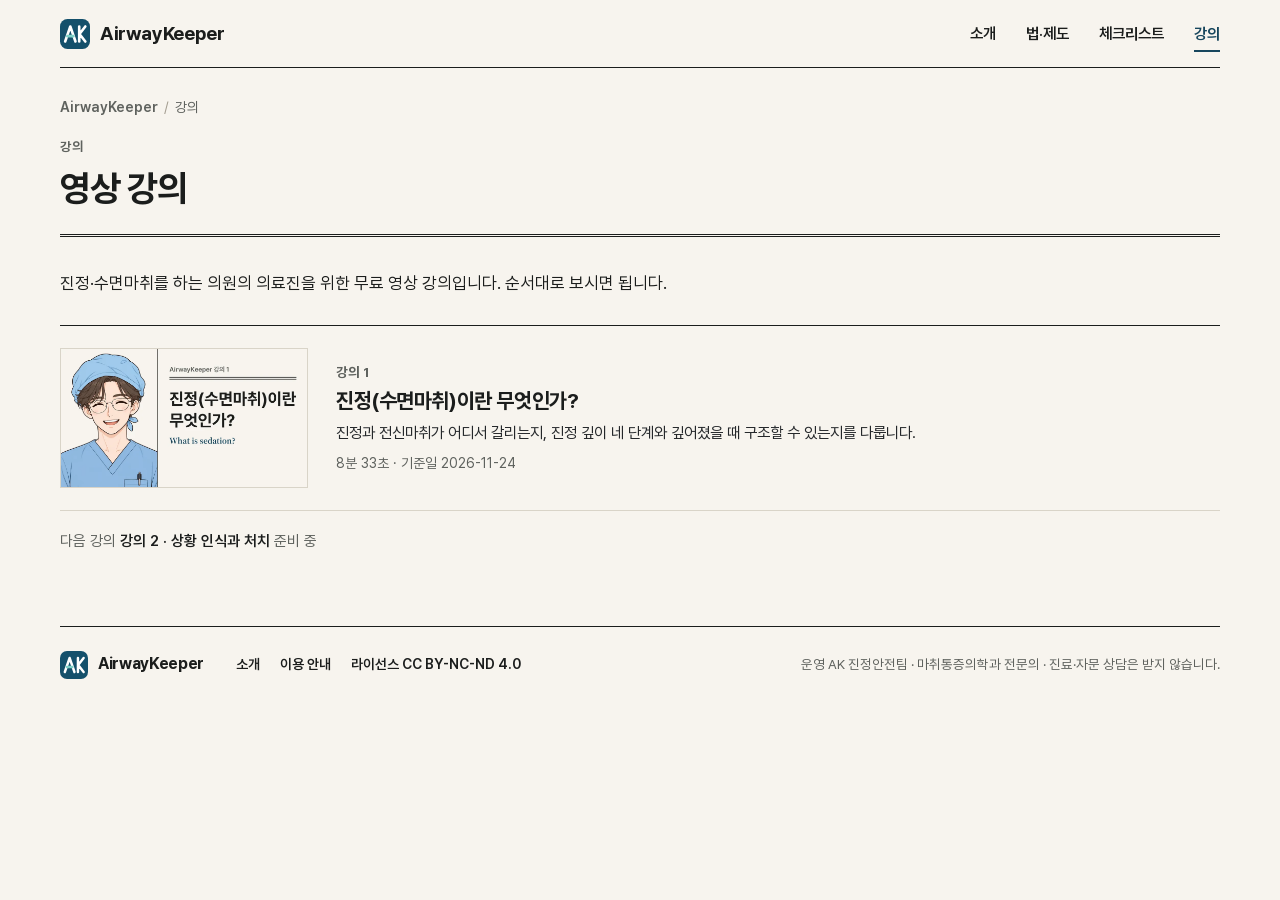
<file: course.html>
<!doctype html>
<html lang="ko"><head><meta charset="utf-8">
<meta name="viewport" content="width=device-width,initial-scale=1">
<title>강의 — AirwayKeeper</title>
<meta name="description" content="진정·수면마취를 하는 의원의 의료진을 위한 무료 영상 강의입니다.">
<link rel="canonical" href="https://airwaykeeper.com/course.html">
<meta property="og:type" content="website">
<meta property="og:site_name" content="AirwayKeeper">
<meta property="og:title" content="강의 — AirwayKeeper">
<meta property="og:description" content="진정·수면마취를 하는 의원의 의료진을 위한 무료 영상 강의입니다.">
<meta property="og:url" content="https://airwaykeeper.com/course.html">
<meta property="og:image" content="https://airwaykeeper.com/assets/og-course-v1.png">
<meta property="og:image:type" content="image/png">
<meta property="og:image:width" content="1200">
<meta property="og:image:height" content="630">
<meta property="og:image:alt" content="AirwayKeeper 강의 1 — 진정(수면마취)이란 무엇인가?">
<meta property="og:locale" content="ko_KR">
<meta name="twitter:card" content="summary_large_image">
<meta name="twitter:title" content="강의 — AirwayKeeper">
<meta name="twitter:description" content="진정·수면마취를 하는 의원의 의료진을 위한 무료 영상 강의입니다.">
<meta name="twitter:image" content="https://airwaykeeper.com/assets/og-course-v1.png">
<meta name="twitter:image:alt" content="AirwayKeeper 강의 1 — 진정(수면마취)이란 무엇인가?">
<link rel="stylesheet" href="assets/style.css">
<link rel="icon" href="assets/mark.svg" type="image/svg+xml">
</head><body>
<header class="top"><div class="wrap">
<a class="brand" href="index.html"><img src="assets/mark.svg" alt="" width="30" height="30">AirwayKeeper</a>
<nav class="nav" aria-label="주 메뉴"><a href="about.html">소개</a><a href="law.html">법·제도</a><a href="checklist.html">체크리스트</a><a href="course.html" aria-current=page>강의</a></nav>

</div></header>
<main class="wrap">
<nav class="crumb" aria-label="경로"><a href="index.html">AirwayKeeper</a><span class="sep">/</span><span>강의</span></nav>
<div class="lhead"><div><span class="no">강의</span><h1>영상 강의</h1></div></div>
<div class="intro"><p>진정·수면마취를 하는 의원의 의료진을 위한 무료 영상 강의입니다. 순서대로 보시면 됩니다.</p></div>
<ol class="clist"><li id="lecture-1"><a href="lecture-1.html">
<span class="th"><img src="assets/course-01-960.webp" width="960" height="540" alt=""></span>
<span class="tx"><span class="no">강의 1</span><h2>진정(수면마취)이란 무엇인가?</h2>
<span class="d">진정과 전신마취가 어디서 갈리는지, 진정 깊이 네 단계와 깊어졌을 때 구조할 수 있는지를 다룹니다.</span><span class="m">8분 33초 · 기준일 2026-11-24</span></span></a></li></ol>
<p class="soon">다음 강의 <b>강의 2 · 상황 인식과 처치</b> 준비 중</p></main>
<footer class="foot"><div class="wrap">
<a class="brand" href="index.html"><img src="assets/mark.svg" alt="" width="30" height="30">AirwayKeeper</a>
<p class="links"><a href="about.html">소개</a><a href="guide.html">이용 안내</a><a href="guide.html#license">라이선스 CC BY-NC-ND 4.0</a></p>
<p class="small">운영 AK 진정안전팀 · 마취통증의학과 전문의 · 진료·자문 상담은 받지 않습니다.</p>
</div></footer>
<script src="assets/site.js"></script>
</body></html>
</file>
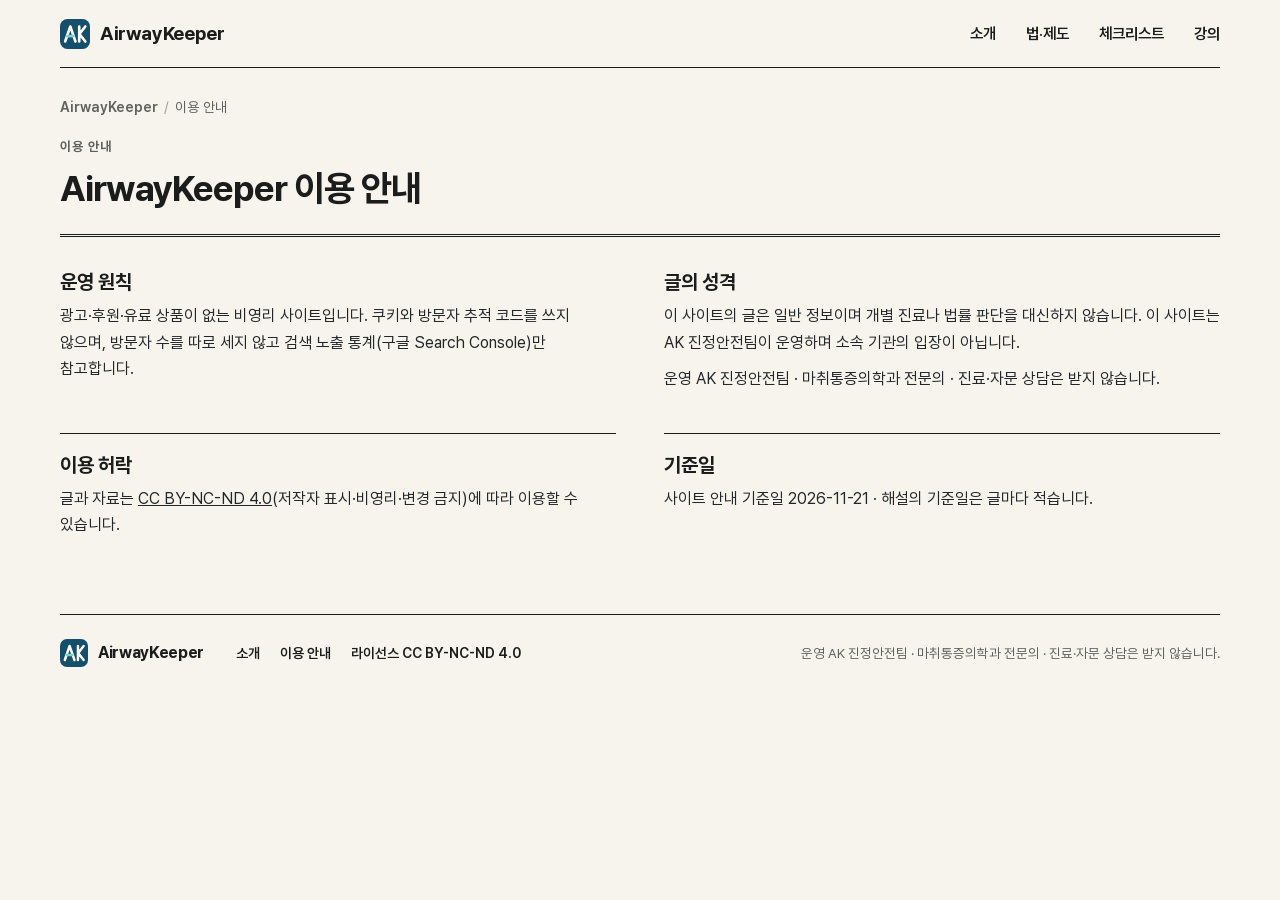
<file: guide.html>
<!doctype html>
<html lang="ko"><head><meta charset="utf-8">
<meta name="viewport" content="width=device-width,initial-scale=1">
<title>이용 안내 — AirwayKeeper</title>
<meta name="description" content="이 사이트의 이용 허락, 운영 원칙, 글의 성격과 기준일을 한곳에 모았습니다.">
<link rel="canonical" href="https://airwaykeeper.com/guide.html">
<meta property="og:type" content="website">
<meta property="og:site_name" content="AirwayKeeper">
<meta property="og:title" content="이용 안내 — AirwayKeeper">
<meta property="og:description" content="이 사이트의 이용 허락, 운영 원칙, 글의 성격과 기준일을 한곳에 모았습니다.">
<meta property="og:url" content="https://airwaykeeper.com/guide.html">
<meta property="og:image" content="https://airwaykeeper.com/assets/og-home-v2.png">
<meta property="og:image:type" content="image/png">
<meta property="og:image:width" content="1200">
<meta property="og:image:height" content="630">
<meta property="og:image:alt" content="AirwayKeeper — 진정 안전의 기준을 세우다">
<meta property="og:locale" content="ko_KR">
<meta name="twitter:card" content="summary_large_image">
<meta name="twitter:title" content="이용 안내 — AirwayKeeper">
<meta name="twitter:description" content="이 사이트의 이용 허락, 운영 원칙, 글의 성격과 기준일을 한곳에 모았습니다.">
<meta name="twitter:image" content="https://airwaykeeper.com/assets/og-home-v2.png">
<meta name="twitter:image:alt" content="AirwayKeeper — 진정 안전의 기준을 세우다">
<link rel="stylesheet" href="assets/style.css">
<link rel="icon" href="assets/mark.svg" type="image/svg+xml">
</head><body>
<header class="top"><div class="wrap">
<a class="brand" href="index.html"><img src="assets/mark.svg" alt="" width="30" height="30">AirwayKeeper</a>
<nav class="nav" aria-label="주 메뉴"><a href="about.html">소개</a><a href="law.html">법·제도</a><a href="checklist.html">체크리스트</a><a href="course.html">강의</a></nav>

</div></header>
<main class="wrap">
<nav class="crumb" aria-label="경로"><a href="index.html">AirwayKeeper</a><span class="sep">/</span><span>이용 안내</span></nav>
<div class="lhead"><div><span class="no">이용 안내</span><h1>AirwayKeeper 이용 안내</h1></div></div>
<div class="about">
<div class="panel"><h3>운영 원칙</h3><p>광고·후원·유료 상품이 없는 비영리 사이트입니다. 쿠키와 방문자 추적 코드를 쓰지 않으며, 방문자 수를 따로 세지 않고 검색 노출 통계(구글 Search Console)만 참고합니다.</p></div>
<div class="panel"><h3>글의 성격</h3><p>이 사이트의 글은 일반 정보이며 개별 진료나 법률 판단을 대신하지 않습니다. 이 사이트는 AK 진정안전팀이 운영하며 소속 기관의 입장이 아닙니다.</p>
<p>운영 AK 진정안전팀 · 마취통증의학과 전문의 · 진료·자문 상담은 받지 않습니다.</p></div>
<div class="panel" id="license"><h3>이용 허락</h3><p>글과 자료는 <a rel="license" href="https://creativecommons.org/licenses/by-nc-nd/4.0/deed.ko">CC BY-NC-ND 4.0</a>(저작자 표시·비영리·변경 금지)에 따라 이용할 수 있습니다.</p></div>
<div class="panel"><h3>기준일</h3><p>사이트 안내 기준일 2026-11-21 · 해설의 기준일은 글마다 적습니다.</p></div>
</div></main>
<footer class="foot"><div class="wrap">
<a class="brand" href="index.html"><img src="assets/mark.svg" alt="" width="30" height="30">AirwayKeeper</a>
<p class="links"><a href="about.html">소개</a><a href="guide.html">이용 안내</a><a href="guide.html#license">라이선스 CC BY-NC-ND 4.0</a></p>
<p class="small">운영 AK 진정안전팀 · 마취통증의학과 전문의 · 진료·자문 상담은 받지 않습니다.</p>
</div></footer>
<script src="assets/site.js"></script>
</body></html>
</file>
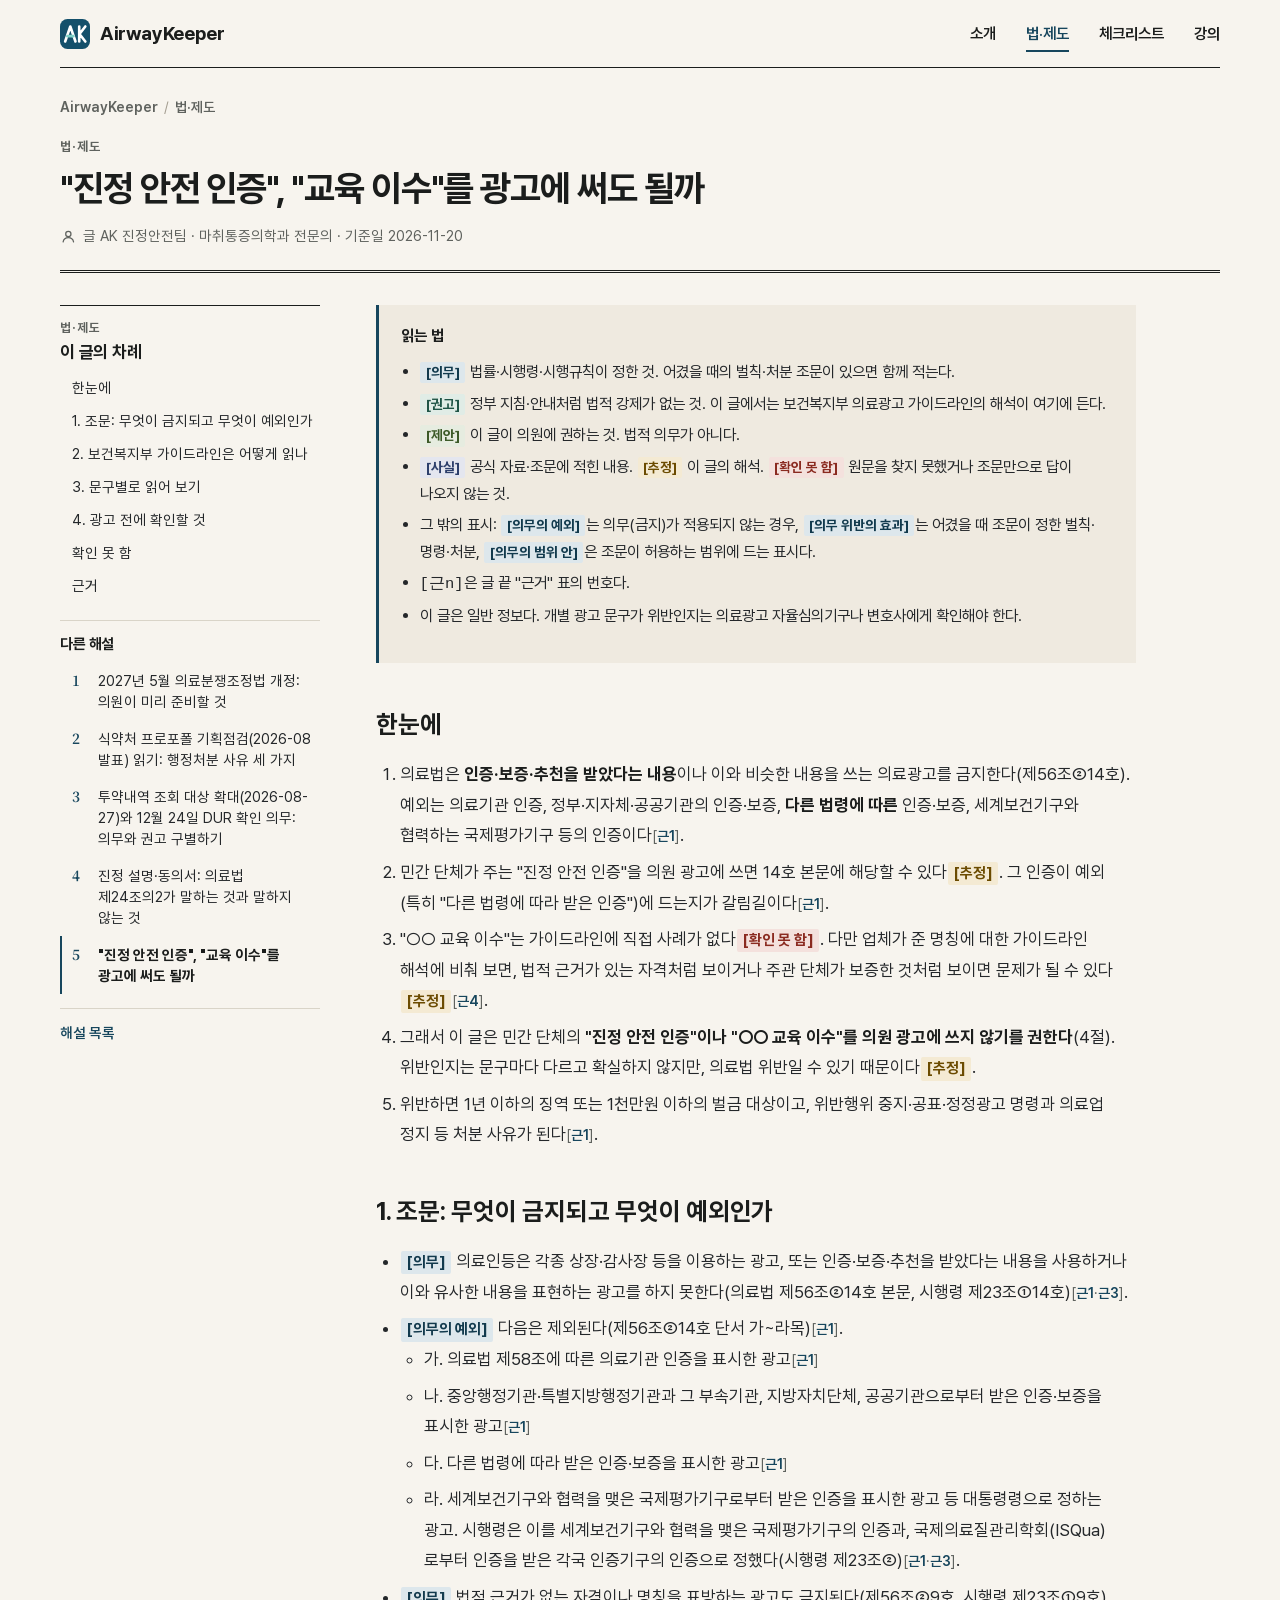
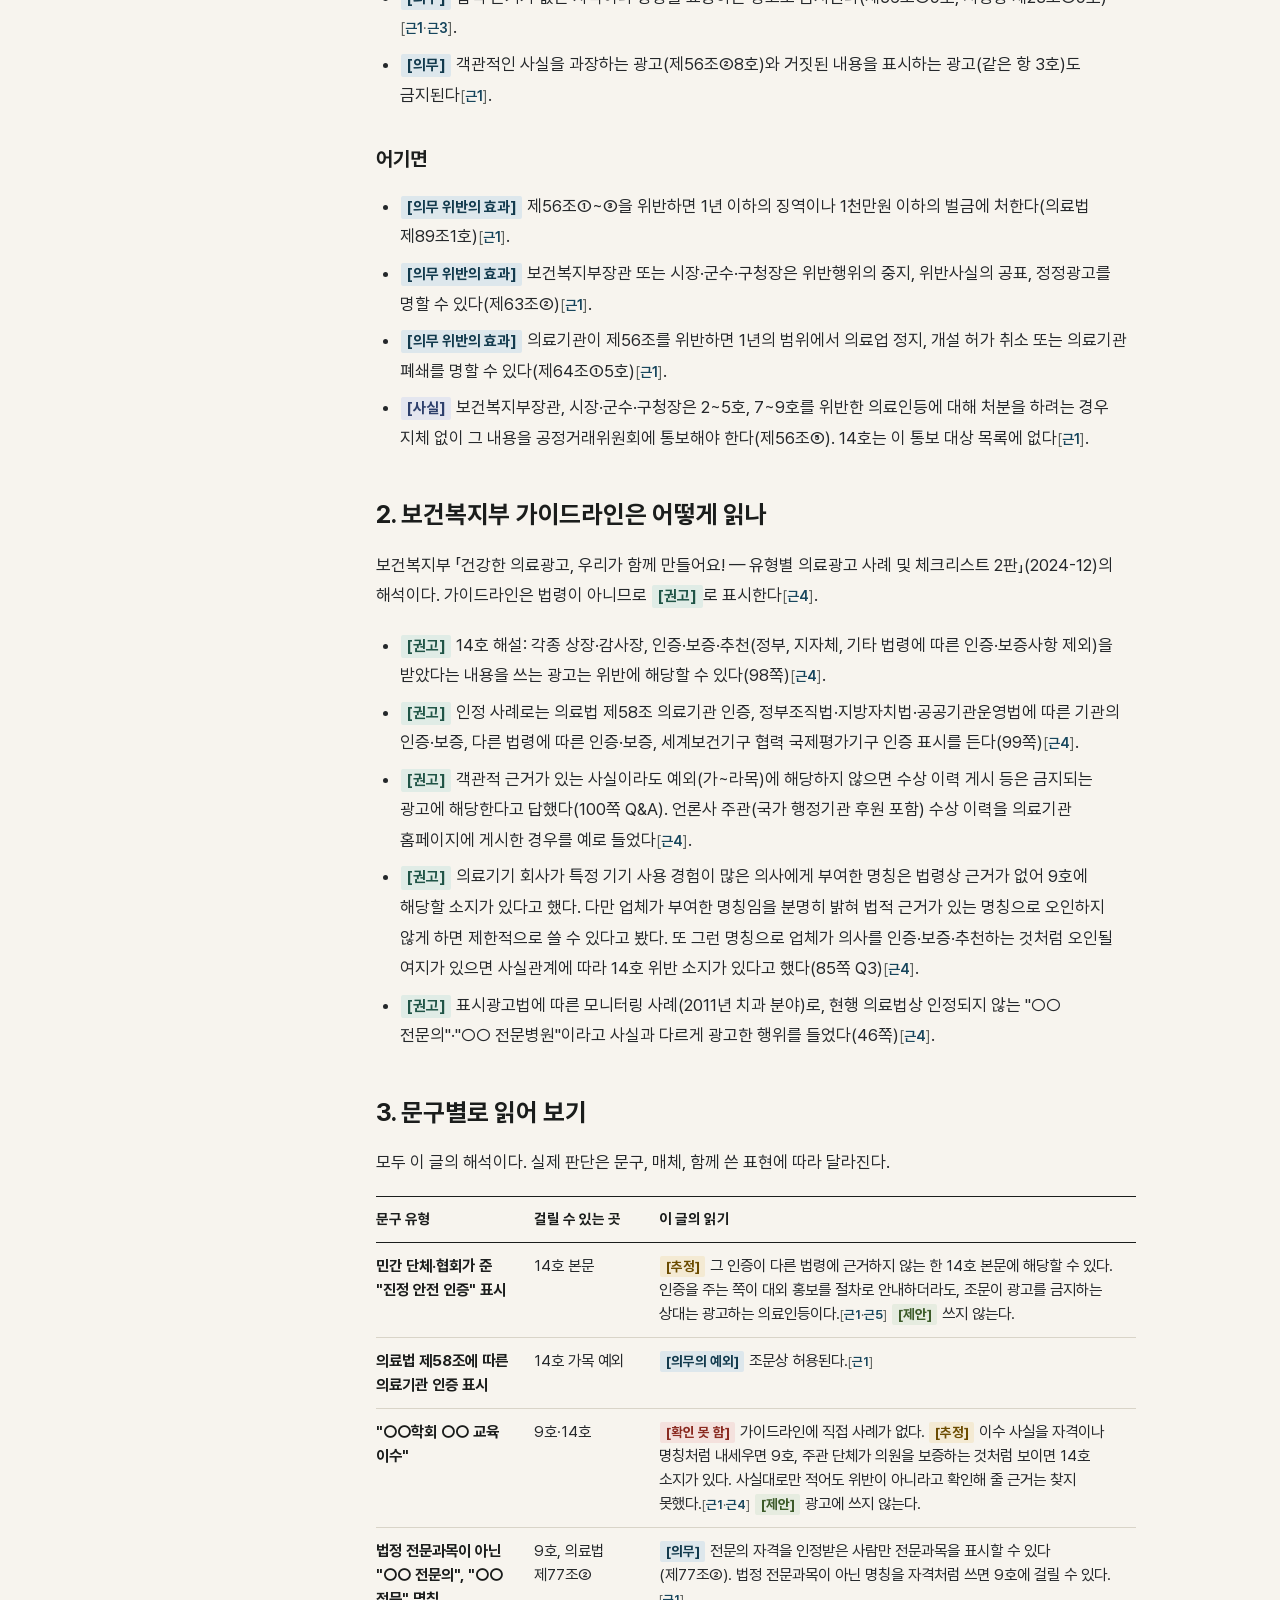
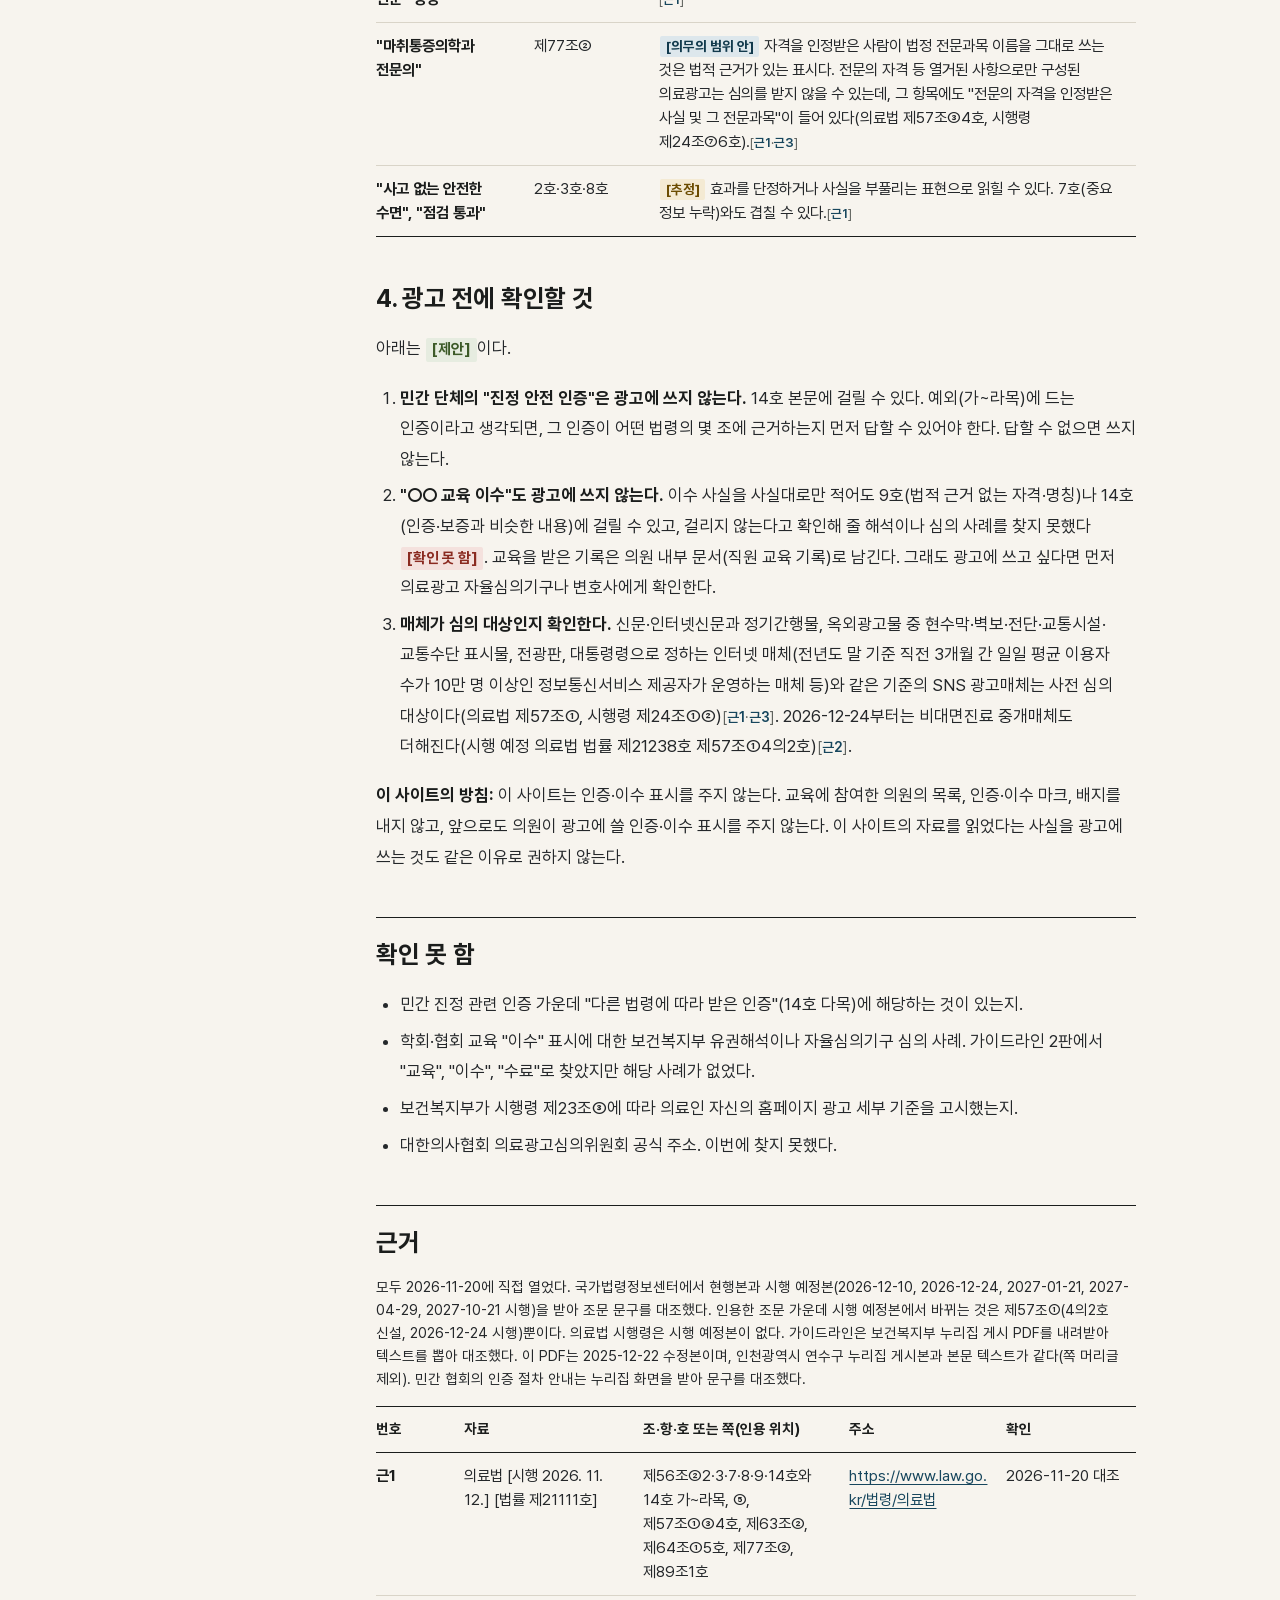
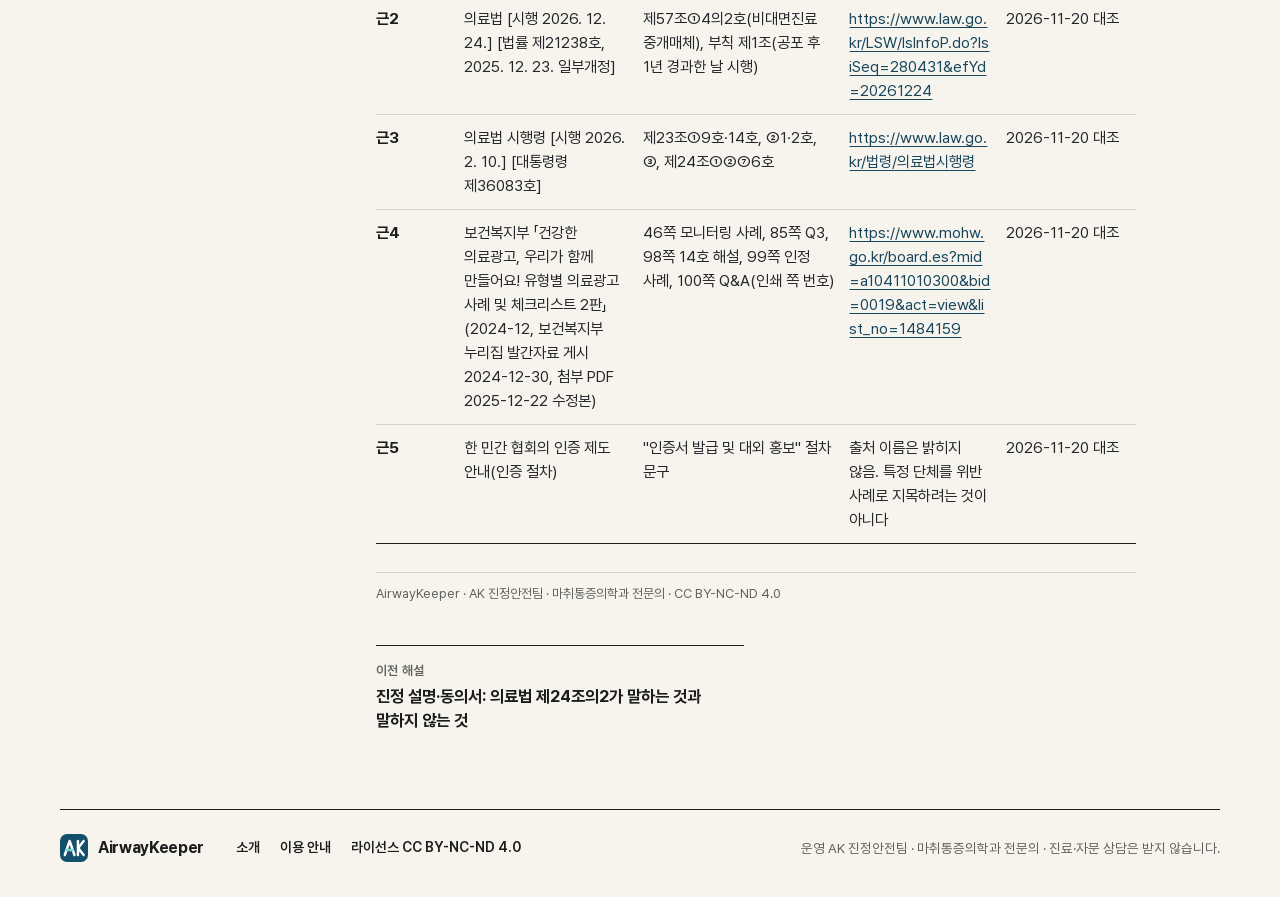
<file: law-certification-ads.html>
<!doctype html>
<html lang="ko"><head><meta charset="utf-8">
<meta name="viewport" content="width=device-width,initial-scale=1">
<title>&quot;진정 안전 인증&quot;, &quot;교육 이수&quot;를 광고에 써도 될까 — AirwayKeeper</title>
<meta name="description" content="&quot;진정 안전 인증&quot;, &quot;교육 이수&quot;를 광고에 써도 될까">
<link rel="canonical" href="https://airwaykeeper.com/law-certification-ads.html">
<meta property="og:type" content="website">
<meta property="og:site_name" content="AirwayKeeper">
<meta property="og:title" content="&quot;진정 안전 인증&quot;, &quot;교육 이수&quot;를 광고에 써도 될까 — AirwayKeeper">
<meta property="og:description" content="&quot;진정 안전 인증&quot;, &quot;교육 이수&quot;를 광고에 써도 될까">
<meta property="og:url" content="https://airwaykeeper.com/law-certification-ads.html">
<meta property="og:image" content="https://airwaykeeper.com/assets/og-home-v2.png">
<meta property="og:image:type" content="image/png">
<meta property="og:image:width" content="1200">
<meta property="og:image:height" content="630">
<meta property="og:image:alt" content="AirwayKeeper — 진정 안전의 기준을 세우다">
<meta property="og:locale" content="ko_KR">
<meta name="twitter:card" content="summary_large_image">
<meta name="twitter:title" content="&quot;진정 안전 인증&quot;, &quot;교육 이수&quot;를 광고에 써도 될까 — AirwayKeeper">
<meta name="twitter:description" content="&quot;진정 안전 인증&quot;, &quot;교육 이수&quot;를 광고에 써도 될까">
<meta name="twitter:image" content="https://airwaykeeper.com/assets/og-home-v2.png">
<meta name="twitter:image:alt" content="AirwayKeeper — 진정 안전의 기준을 세우다">
<link rel="stylesheet" href="assets/style.css">
<link rel="icon" href="assets/mark.svg" type="image/svg+xml">
</head><body>
<header class="top"><div class="wrap">
<a class="brand" href="index.html"><img src="assets/mark.svg" alt="" width="30" height="30">AirwayKeeper</a>
<nav class="nav" aria-label="주 메뉴"><a href="about.html">소개</a><a href="law.html" aria-current=page>법·제도</a><a href="checklist.html">체크리스트</a><a href="course.html">강의</a></nav>

</div></header>
<main class="wrap">
<nav class="crumb" aria-label="경로"><a href="index.html">AirwayKeeper</a><span class="sep">/</span>
<a href="law.html">법·제도</a></nav>
<div class="lhead"><div><span class="no">법·제도</span><h1>&quot;진정 안전 인증&quot;, &quot;교육 이수&quot;를 광고에 써도 될까</h1>
<div class="meta"><span><span class="ic"><svg viewBox="0 0 24 24" aria-hidden="true"><circle cx="12" cy="8.5" r="3.8"/><path d="M4.5 20c.8-3.8 3.8-6 7.5-6s6.7 2.2 7.5 6"/></svg></span>글 AK 진정안전팀 · 마취통증의학과 전문의 · 기준일 2026-11-20</span></div></div></div>
<div class="layout">
<aside class="side" aria-label="이 글의 차례"><details open><summary><span><h2>법·제도</h2>
<h3>이 글의 차례</h3></span></summary>
<ol class="toc toc-plain"><li><a href="#s1"><span>한눈에</span></a></li><li><a href="#s2"><span>1. 조문: 무엇이 금지되고 무엇이 예외인가</span></a></li><li><a href="#s3"><span>2. 보건복지부 가이드라인은 어떻게 읽나</span></a></li><li><a href="#s4"><span>3. 문구별로 읽어 보기</span></a></li><li><a href="#s5"><span>4. 광고 전에 확인할 것</span></a></li><li><a href="#unconfirmed"><span>확인 못 함</span></a></li><li><a href="#sources"><span>근거</span></a></li></ol>
<h3 class="side-h">다른 해설</h3>
<ol class="toc"><li><a href="law-medical-dispute-2027.html"><span class="st">1</span><span>2027년 5월 의료분쟁조정법 개정: 의원이 미리 준비할 것</span></a></li><li><a href="law-propofol-inspection-2026-08.html"><span class="st">2</span><span>식약처 프로포폴 기획점검(2026-08 발표) 읽기: 행정처분 사유 세 가지</span></a></li><li><a href="law-dur-check-2026-12.html"><span class="st">3</span><span>투약내역 조회 대상 확대(2026-08-27)와 12월 24일 DUR 확인 의무: 의무와 권고 구별하기</span></a></li><li><a href="law-sedation-consent.html"><span class="st">4</span><span>진정 설명·동의서: 의료법 제24조의2가 말하는 것과 말하지 않는 것</span></a></li><li class=cur aria-current=page><a href="law-certification-ads.html"><span class="st">5</span><span>&quot;진정 안전 인증&quot;, &quot;교육 이수&quot;를 광고에 써도 될까</span></a></li></ol>
<a class="back" href="law.html">해설 목록</a></details></aside>
<div>
<article class="article law"><div class="prose">
<div class="howto"><p><strong>읽는 법</strong></p>
<ul>
<li><strong><span class="tag tag-duty">[의무]</span></strong> 법률·시행령·시행규칙이 정한 것. 어겼을 때의 벌칙·처분 조문이 있으면 함께 적는다.</li>
<li><strong><span class="tag tag-rec">[권고]</span></strong> 정부 지침·안내처럼 법적 강제가 없는 것. 이 글에서는 보건복지부 의료광고 가이드라인의 해석이 여기에 든다.</li>
<li><strong><span class="tag tag-sug">[제안]</span></strong> 이 글이 의원에 권하는 것. 법적 의무가 아니다.</li>
<li><strong><span class="tag tag-fact">[사실]</span></strong> 공식 자료·조문에 적힌 내용. <strong><span class="tag tag-est">[추정]</span></strong> 이 글의 해석. <strong><span class="tag tag-unk">[확인 못 함]</span></strong> 원문을 찾지 못했거나 조문만으로 답이 나오지 않는 것.</li>
<li>그 밖의 표시: <strong><span class="tag tag-duty">[의무의 예외]</span></strong>는 의무(금지)가 적용되지 않는 경우, <strong><span class="tag tag-duty">[의무 위반의 효과]</span></strong>는 어겼을 때 조문이 정한 벌칙·명령·처분, <strong><span class="tag tag-duty">[의무의 범위 안]</span></strong>은 조문이 허용하는 범위에 드는 표시다.</li>
<li><code>[근n]</code>은 글 끝 "근거" 표의 번호다.</li>
<li>이 글은 일반 정보다. 개별 광고 문구가 위반인지는 의료광고 자율심의기구나 변호사에게 확인해야 한다.</li>
</ul>
</div>
<h2 id="s1">한눈에</h2>
<ol>
<li>의료법은 <strong>인증·보증·추천을 받았다는 내용</strong>이나 이와 비슷한 내용을 쓰는 의료광고를 금지한다(제56조②14호). 예외는 의료기관 인증, 정부·지자체·공공기관의 인증·보증, <strong>다른 법령에 따른</strong> 인증·보증, 세계보건기구와 협력하는 국제평가기구 등의 인증이다<span class="cite">[<a href="#ref-1">근1</a>]</span>.</li>
<li>민간 단체가 주는 "진정 안전 인증"을 의원 광고에 쓰면 14호 본문에 해당할 수 있다<span class="tag tag-est">[추정]</span>. 그 인증이 예외(특히 "다른 법령에 따라 받은 인증")에 드는지가 갈림길이다<span class="cite">[<a href="#ref-1">근1</a>]</span>.</li>
<li>"○○ 교육 이수"는 가이드라인에 직접 사례가 없다<span class="tag tag-unk">[확인 못 함]</span>. 다만 업체가 준 명칭에 대한 가이드라인 해석에 비춰 보면, 법적 근거가 있는 자격처럼 보이거나 주관 단체가 보증한 것처럼 보이면 문제가 될 수 있다<span class="tag tag-est">[추정]</span><span class="cite">[<a href="#ref-4">근4</a>]</span>.</li>
<li>그래서 이 글은 민간 단체의 <strong>"진정 안전 인증"이나 "○○ 교육 이수"를 의원 광고에 쓰지 않기를 권한다</strong>(4절). 위반인지는 문구마다 다르고 확실하지 않지만, 의료법 위반일 수 있기 때문이다<span class="tag tag-est">[추정]</span>.</li>
<li>위반하면 1년 이하의 징역 또는 1천만원 이하의 벌금 대상이고, 위반행위 중지·공표·정정광고 명령과 의료업 정지 등 처분 사유가 된다<span class="cite">[<a href="#ref-1">근1</a>]</span>.</li>
</ol>
<h2 id="s2">1. 조문: 무엇이 금지되고 무엇이 예외인가</h2>
<ul>
<li><strong><span class="tag tag-duty">[의무]</span></strong> 의료인등은 각종 상장·감사장 등을 이용하는 광고, 또는 인증·보증·추천을 받았다는 내용을 사용하거나 이와 유사한 내용을 표현하는 광고를 하지 못한다(의료법 제56조②14호 본문, 시행령 제23조①14호)<span class="cite">[<a href="#ref-1">근1</a>·<a href="#ref-3">근3</a>]</span>.</li>
<li><strong><span class="tag tag-duty">[의무의 예외]</span></strong> 다음은 제외된다(제56조②14호 단서 가~라목)<span class="cite">[<a href="#ref-1">근1</a>]</span>.<ul>
<li>가. 의료법 제58조에 따른 의료기관 인증을 표시한 광고<span class="cite">[<a href="#ref-1">근1</a>]</span></li>
<li>나. 중앙행정기관·특별지방행정기관과 그 부속기관, 지방자치단체, 공공기관으로부터 받은 인증·보증을 표시한 광고<span class="cite">[<a href="#ref-1">근1</a>]</span></li>
<li>다. 다른 법령에 따라 받은 인증·보증을 표시한 광고<span class="cite">[<a href="#ref-1">근1</a>]</span></li>
<li>라. 세계보건기구와 협력을 맺은 국제평가기구로부터 받은 인증을 표시한 광고 등 대통령령으로 정하는 광고. 시행령은 이를 세계보건기구와 협력을 맺은 국제평가기구의 인증과, 국제의료질관리학회(ISQua)로부터 인증을 받은 각국 인증기구의 인증으로 정했다(시행령 제23조②)<span class="cite">[<a href="#ref-1">근1</a>·<a href="#ref-3">근3</a>]</span>.</li>
</ul>
</li>
<li><strong><span class="tag tag-duty">[의무]</span></strong> 법적 근거가 없는 자격이나 명칭을 표방하는 광고도 금지된다(제56조②9호, 시행령 제23조①9호)<span class="cite">[<a href="#ref-1">근1</a>·<a href="#ref-3">근3</a>]</span>.</li>
<li><strong><span class="tag tag-duty">[의무]</span></strong> 객관적인 사실을 과장하는 광고(제56조②8호)와 거짓된 내용을 표시하는 광고(같은 항 3호)도 금지된다<span class="cite">[<a href="#ref-1">근1</a>]</span>.</li>
</ul>
<h3>어기면</h3>
<ul>
<li><strong><span class="tag tag-duty">[의무 위반의 효과]</span></strong> 제56조①~③을 위반하면 1년 이하의 징역이나 1천만원 이하의 벌금에 처한다(의료법 제89조1호)<span class="cite">[<a href="#ref-1">근1</a>]</span>.</li>
<li><strong><span class="tag tag-duty">[의무 위반의 효과]</span></strong> 보건복지부장관 또는 시장·군수·구청장은 위반행위의 중지, 위반사실의 공표, 정정광고를 명할 수 있다(제63조②)<span class="cite">[<a href="#ref-1">근1</a>]</span>.</li>
<li><strong><span class="tag tag-duty">[의무 위반의 효과]</span></strong> 의료기관이 제56조를 위반하면 1년의 범위에서 의료업 정지, 개설 허가 취소 또는 의료기관 폐쇄를 명할 수 있다(제64조①5호)<span class="cite">[<a href="#ref-1">근1</a>]</span>.</li>
<li><strong><span class="tag tag-fact">[사실]</span></strong> 보건복지부장관, 시장·군수·구청장은 2~5호, 7~9호를 위반한 의료인등에 대해 처분을 하려는 경우 지체 없이 그 내용을 공정거래위원회에 통보해야 한다(제56조⑤). 14호는 이 통보 대상 목록에 없다<span class="cite">[<a href="#ref-1">근1</a>]</span>.</li>
</ul>
<h2 id="s3">2. 보건복지부 가이드라인은 어떻게 읽나</h2>
<p>보건복지부 「건강한 의료광고, 우리가 함께 만들어요! — 유형별 의료광고 사례 및 체크리스트 2판」(2024-12)의 해석이다. 가이드라인은 법령이 아니므로 <strong><span class="tag tag-rec">[권고]</span></strong>로 표시한다<span class="cite">[<a href="#ref-4">근4</a>]</span>.</p>
<ul>
<li><strong><span class="tag tag-rec">[권고]</span></strong> 14호 해설: 각종 상장·감사장, 인증·보증·추천(정부, 지자체, 기타 법령에 따른 인증·보증사항 제외)을 받았다는 내용을 쓰는 광고는 위반에 해당할 수 있다(98쪽)<span class="cite">[<a href="#ref-4">근4</a>]</span>.</li>
<li><strong><span class="tag tag-rec">[권고]</span></strong> 인정 사례로는 의료법 제58조 의료기관 인증, 정부조직법·지방자치법·공공기관운영법에 따른 기관의 인증·보증, 다른 법령에 따른 인증·보증, 세계보건기구 협력 국제평가기구 인증 표시를 든다(99쪽)<span class="cite">[<a href="#ref-4">근4</a>]</span>.</li>
<li><strong><span class="tag tag-rec">[권고]</span></strong> 객관적 근거가 있는 사실이라도 예외(가~라목)에 해당하지 않으면 수상 이력 게시 등은 금지되는 광고에 해당한다고 답했다(100쪽 Q&amp;A). 언론사 주관(국가 행정기관 후원 포함) 수상 이력을 의료기관 홈페이지에 게시한 경우를 예로 들었다<span class="cite">[<a href="#ref-4">근4</a>]</span>.</li>
<li><strong><span class="tag tag-rec">[권고]</span></strong> 의료기기 회사가 특정 기기 사용 경험이 많은 의사에게 부여한 명칭은 법령상 근거가 없어 9호에 해당할 소지가 있다고 했다. 다만 업체가 부여한 명칭임을 분명히 밝혀 법적 근거가 있는 명칭으로 오인하지 않게 하면 제한적으로 쓸 수 있다고 봤다. 또 그런 명칭으로 업체가 의사를 인증·보증·추천하는 것처럼 오인될 여지가 있으면 사실관계에 따라 14호 위반 소지가 있다고 했다(85쪽 Q3)<span class="cite">[<a href="#ref-4">근4</a>]</span>.</li>
<li><strong><span class="tag tag-rec">[권고]</span></strong> 표시광고법에 따른 모니터링 사례(2011년 치과 분야)로, 현행 의료법상 인정되지 않는 "○○ 전문의"·"○○ 전문병원"이라고 사실과 다르게 광고한 행위를 들었다(46쪽)<span class="cite">[<a href="#ref-4">근4</a>]</span>.</li>
</ul>
<h2 id="s4">3. 문구별로 읽어 보기</h2>
<p>모두 이 글의 해석이다. 실제 판단은 문구, 매체, 함께 쓴 표현에 따라 달라진다.</p>
<div class="table-wrap"><table>
<thead>
<tr>
<th>문구 유형</th>
<th>걸릴 수 있는 곳</th>
<th>이 글의 읽기</th>
</tr>
</thead>
<tbody>
<tr>
<td>민간 단체·협회가 준 "진정 안전 인증" 표시</td>
<td>14호 본문</td>
<td><span class="tag tag-est">[추정]</span> 그 인증이 다른 법령에 근거하지 않는 한 14호 본문에 해당할 수 있다. 인증을 주는 쪽이 대외 홍보를 절차로 안내하더라도, 조문이 광고를 금지하는 상대는 광고하는 의료인등이다.<span class="cite">[<a href="#ref-1">근1</a>·<a href="#ref-5">근5</a>]</span> <span class="tag tag-sug">[제안]</span> 쓰지 않는다.</td>
</tr>
<tr>
<td>의료법 제58조에 따른 의료기관 인증 표시</td>
<td>14호 가목 예외</td>
<td><span class="tag tag-duty">[의무의 예외]</span> 조문상 허용된다.<span class="cite">[<a href="#ref-1">근1</a>]</span></td>
</tr>
<tr>
<td>"○○학회 ○○ 교육 이수"</td>
<td>9호·14호</td>
<td><span class="tag tag-unk">[확인 못 함]</span> 가이드라인에 직접 사례가 없다. <span class="tag tag-est">[추정]</span> 이수 사실을 자격이나 명칭처럼 내세우면 9호, 주관 단체가 의원을 보증하는 것처럼 보이면 14호 소지가 있다. 사실대로만 적어도 위반이 아니라고 확인해 줄 근거는 찾지 못했다.<span class="cite">[<a href="#ref-1">근1</a>·<a href="#ref-4">근4</a>]</span> <span class="tag tag-sug">[제안]</span> 광고에 쓰지 않는다.</td>
</tr>
<tr>
<td>법정 전문과목이 아닌 "○○ 전문의", "○○ 전문" 명칭</td>
<td>9호, 의료법 제77조②</td>
<td><span class="tag tag-duty">[의무]</span> 전문의 자격을 인정받은 사람만 전문과목을 표시할 수 있다(제77조②). 법정 전문과목이 아닌 명칭을 자격처럼 쓰면 9호에 걸릴 수 있다.<span class="cite">[<a href="#ref-1">근1</a>]</span></td>
</tr>
<tr>
<td>"마취통증의학과 전문의"</td>
<td>제77조②</td>
<td><span class="tag tag-duty">[의무의 범위 안]</span> 자격을 인정받은 사람이 법정 전문과목 이름을 그대로 쓰는 것은 법적 근거가 있는 표시다. 전문의 자격 등 열거된 사항으로만 구성된 의료광고는 심의를 받지 않을 수 있는데, 그 항목에도 "전문의 자격을 인정받은 사실 및 그 전문과목"이 들어 있다(의료법 제57조③4호, 시행령 제24조⑦6호).<span class="cite">[<a href="#ref-1">근1</a>·<a href="#ref-3">근3</a>]</span></td>
</tr>
<tr>
<td>"사고 없는 안전한 수면", "점검 통과"</td>
<td>2호·3호·8호</td>
<td><span class="tag tag-est">[추정]</span> 효과를 단정하거나 사실을 부풀리는 표현으로 읽힐 수 있다. 7호(중요 정보 누락)와도 겹칠 수 있다.<span class="cite">[<a href="#ref-1">근1</a>]</span></td>
</tr>
</tbody>
</table></div>
<h2 id="s5">4. 광고 전에 확인할 것</h2>
<p>아래는 <strong><span class="tag tag-sug">[제안]</span></strong>이다.</p>
<ol>
<li><strong>민간 단체의 "진정 안전 인증"은 광고에 쓰지 않는다.</strong> 14호 본문에 걸릴 수 있다. 예외(가~라목)에 드는 인증이라고 생각되면, 그 인증이 어떤 법령의 몇 조에 근거하는지 먼저 답할 수 있어야 한다. 답할 수 없으면 쓰지 않는다.</li>
<li><strong>"○○ 교육 이수"도 광고에 쓰지 않는다.</strong> 이수 사실을 사실대로만 적어도 9호(법적 근거 없는 자격·명칭)나 14호(인증·보증과 비슷한 내용)에 걸릴 수 있고, 걸리지 않는다고 확인해 줄 해석이나 심의 사례를 찾지 못했다<span class="tag tag-unk">[확인 못 함]</span>. 교육을 받은 기록은 의원 내부 문서(직원 교육 기록)로 남긴다. 그래도 광고에 쓰고 싶다면 먼저 의료광고 자율심의기구나 변호사에게 확인한다.</li>
<li><strong>매체가 심의 대상인지 확인한다.</strong> 신문·인터넷신문과 정기간행물, 옥외광고물 중 현수막·벽보·전단·교통시설·교통수단 표시물, 전광판, 대통령령으로 정하는 인터넷 매체(전년도 말 기준 직전 3개월 간 일일 평균 이용자 수가 10만 명 이상인 정보통신서비스 제공자가 운영하는 매체 등)와 같은 기준의 SNS 광고매체는 사전 심의 대상이다(의료법 제57조①, 시행령 제24조①②)<span class="cite">[<a href="#ref-1">근1</a>·<a href="#ref-3">근3</a>]</span>. 2026-12-24부터는 비대면진료 중개매체도 더해진다(시행 예정 의료법 법률 제21238호 제57조①4의2호)<span class="cite">[<a href="#ref-2">근2</a>]</span>.</li>
</ol>
<p><strong>이 사이트의 방침:</strong> 이 사이트는 인증·이수 표시를 주지 않는다. 교육에 참여한 의원의 목록, 인증·이수 마크, 배지를 내지 않고, 앞으로도 의원이 광고에 쓸 인증·이수 표시를 주지 않는다. 이 사이트의 자료를 읽었다는 사실을 광고에 쓰는 것도 같은 이유로 권하지 않는다.</p>
<h2 id="unconfirmed" class="end-h">확인 못 함</h2>
<ul>
<li>민간 진정 관련 인증 가운데 "다른 법령에 따라 받은 인증"(14호 다목)에 해당하는 것이 있는지.</li>
<li>학회·협회 교육 "이수" 표시에 대한 보건복지부 유권해석이나 자율심의기구 심의 사례. 가이드라인 2판에서 "교육", "이수", "수료"로 찾았지만 해당 사례가 없었다.</li>
<li>보건복지부가 시행령 제23조③에 따라 의료인 자신의 홈페이지 광고 세부 기준을 고시했는지.</li>
<li>대한의사협회 의료광고심의위원회 공식 주소. 이번에 찾지 못했다.</li>
</ul>
<h2 id="sources" class="end-h">근거</h2>
<p>모두 2026-11-20에 직접 열었다. 국가법령정보센터에서 현행본과 시행 예정본(2026-12-10, 2026-12-24, 2027-01-21, 2027-04-29, 2027-10-21 시행)을 받아 조문 문구를 대조했다. 인용한 조문 가운데 시행 예정본에서 바뀌는 것은 제57조①(4의2호 신설, 2026-12-24 시행)뿐이다. 의료법 시행령은 시행 예정본이 없다. 가이드라인은 보건복지부 누리집 게시 PDF를 내려받아 텍스트를 뽑아 대조했다. 이 PDF는 2025-12-22 수정본이며, 인천광역시 연수구 누리집 게시본과 본문 텍스트가 같다(쪽 머리글 제외). 민간 협회의 인증 절차 안내는 누리집 화면을 받아 문구를 대조했다.</p>
<div class="table-wrap"><table>
<thead>
<tr>
<th>번호</th>
<th>자료</th>
<th>조·항·호 또는 쪽(인용 위치)</th>
<th>주소</th>
<th>확인</th>
</tr>
</thead>
<tbody>
<tr id="ref-1">
<td>근1</td>
<td>의료법 [시행 2026. 11. 12.] [법률 제21111호]</td>
<td>제56조②2·3·7·8·9·14호와 14호 가~라목, ⑤, 제57조①③4호, 제63조②, 제64조①5호, 제77조②, 제89조1호</td>
<td><a href="https://www.law.go.kr/법령/의료법" rel="noreferrer">https://www.law.go.kr/법령/의료법</a></td>
<td>2026-11-20 대조</td>
</tr>
<tr id="ref-2">
<td>근2</td>
<td>의료법 [시행 2026. 12. 24.] [법률 제21238호, 2025. 12. 23. 일부개정]</td>
<td>제57조①4의2호(비대면진료 중개매체), 부칙 제1조(공포 후 1년 경과한 날 시행)</td>
<td><a href="https://www.law.go.kr/LSW/lsInfoP.do?lsiSeq=280431&amp;efYd=20261224" rel="noreferrer">https://www.law.go.kr/LSW/lsInfoP.do?lsiSeq=280431&amp;efYd=20261224</a></td>
<td>2026-11-20 대조</td>
</tr>
<tr id="ref-3">
<td>근3</td>
<td>의료법 시행령 [시행 2026. 2. 10.] [대통령령 제36083호]</td>
<td>제23조①9호·14호, ②1·2호, ③, 제24조①②⑦6호</td>
<td><a href="https://www.law.go.kr/법령/의료법시행령" rel="noreferrer">https://www.law.go.kr/법령/의료법시행령</a></td>
<td>2026-11-20 대조</td>
</tr>
<tr id="ref-4">
<td>근4</td>
<td>보건복지부 「건강한 의료광고, 우리가 함께 만들어요! 유형별 의료광고 사례 및 체크리스트 2판」(2024-12, 보건복지부 누리집 발간자료 게시 2024-12-30, 첨부 PDF 2025-12-22 수정본)</td>
<td>46쪽 모니터링 사례, 85쪽 Q3, 98쪽 14호 해설, 99쪽 인정 사례, 100쪽 Q&amp;A(인쇄 쪽 번호)</td>
<td><a href="https://www.mohw.go.kr/board.es?mid=a10411010300&amp;bid=0019&amp;act=view&amp;list_no=1484159" rel="noreferrer">https://www.mohw.go.kr/board.es?mid=a10411010300&amp;bid=0019&amp;act=view&amp;list_no=1484159</a></td>
<td>2026-11-20 대조</td>
</tr>
<tr id="ref-5">
<td>근5</td>
<td>한 민간 협회의 인증 제도 안내(인증 절차)</td>
<td>"인증서 발급 및 대외 홍보" 절차 문구</td>
<td>출처 이름은 밝히지 않음. 특정 단체를 위반 사례로 지목하려는 것이 아니다</td>
<td>2026-11-20 대조</td>
</tr>
</tbody>
</table></div>
</div>
<p class="credit">AirwayKeeper · AK 진정안전팀 · 마취통증의학과 전문의 · CC BY-NC-ND 4.0</p>
</article>
<nav class="pn" aria-label="이전·다음 해설"><a class="" href="law-sedation-consent.html"><small>이전 해설</small><b>진정 설명·동의서: 의료법 제24조의2가 말하는 것과 말하지 않는 것</b></a><span></span></nav>
</div></div></main>
<footer class="foot"><div class="wrap">
<a class="brand" href="index.html"><img src="assets/mark.svg" alt="" width="30" height="30">AirwayKeeper</a>
<p class="links"><a href="about.html">소개</a><a href="guide.html">이용 안내</a><a href="guide.html#license">라이선스 CC BY-NC-ND 4.0</a></p>
<p class="small">운영 AK 진정안전팀 · 마취통증의학과 전문의 · 진료·자문 상담은 받지 않습니다.</p>
</div></footer>
<script src="assets/site.js"></script>
</body></html>
</file>
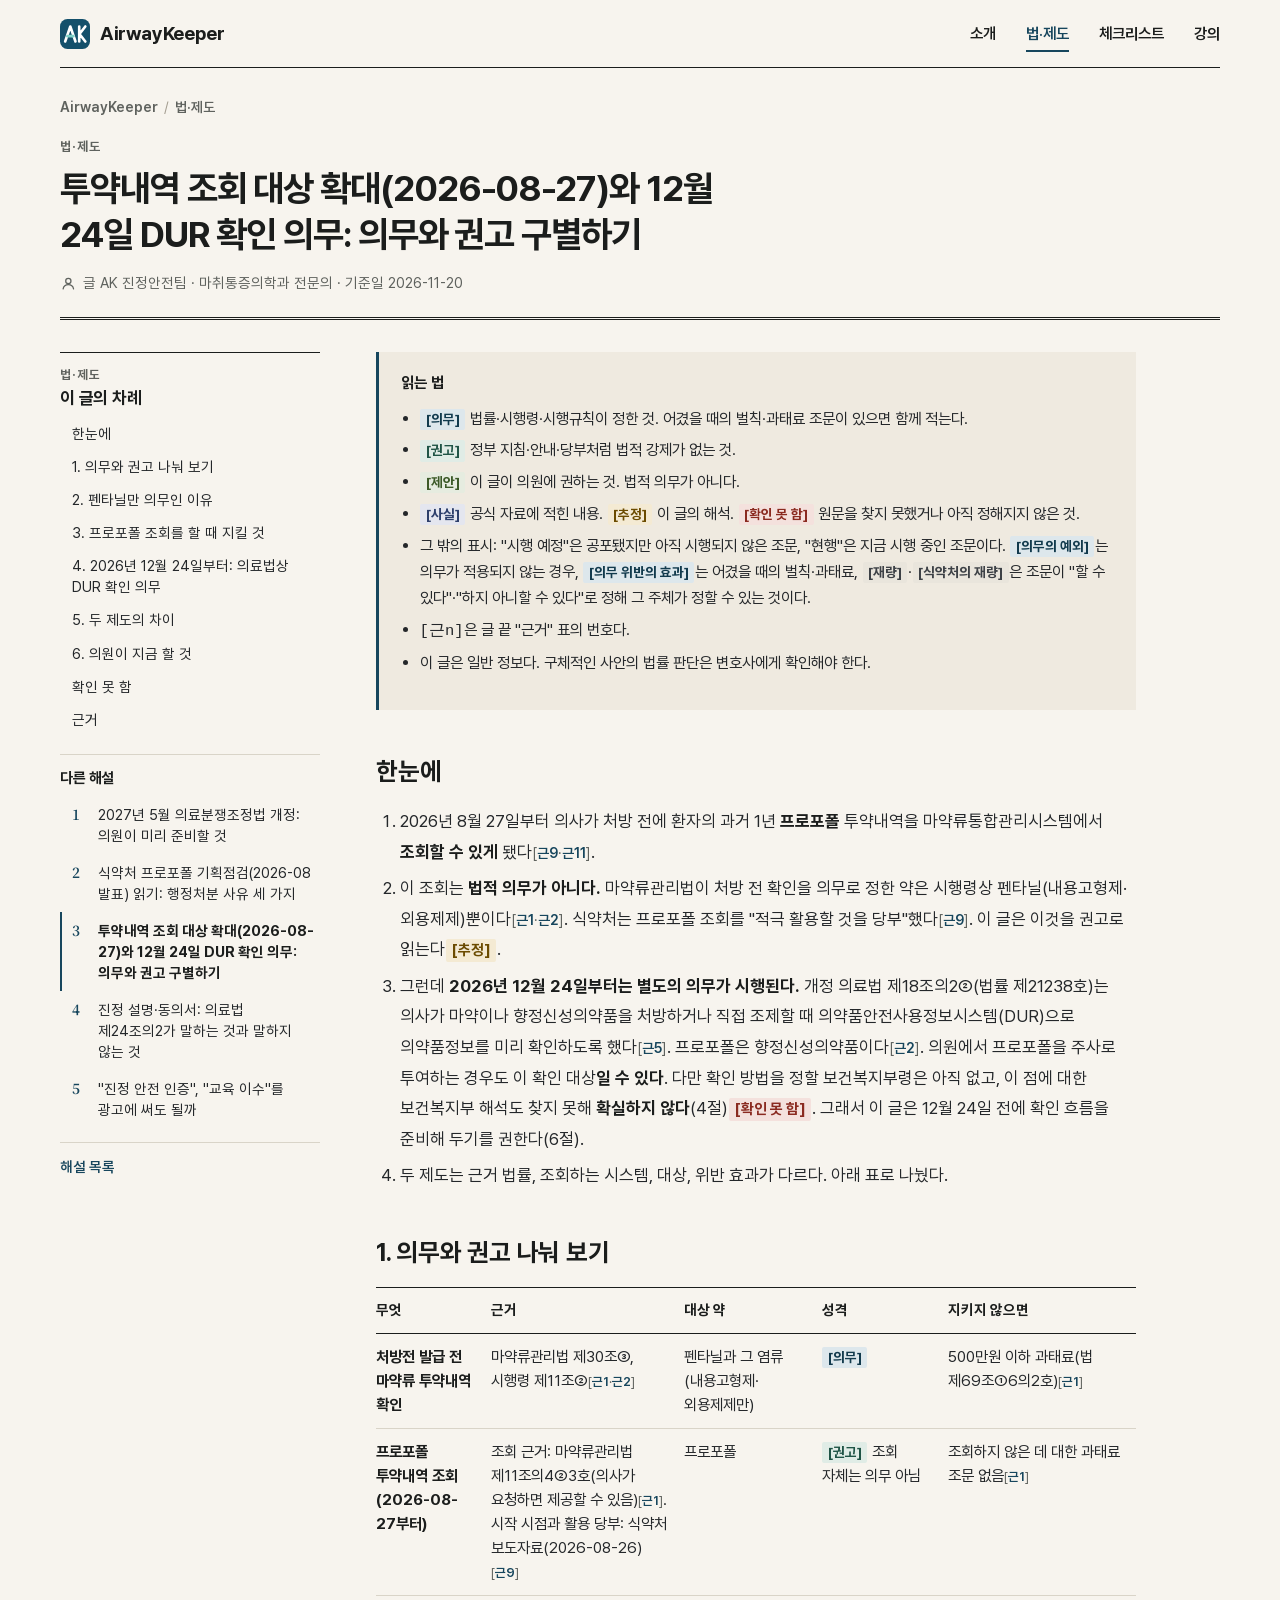
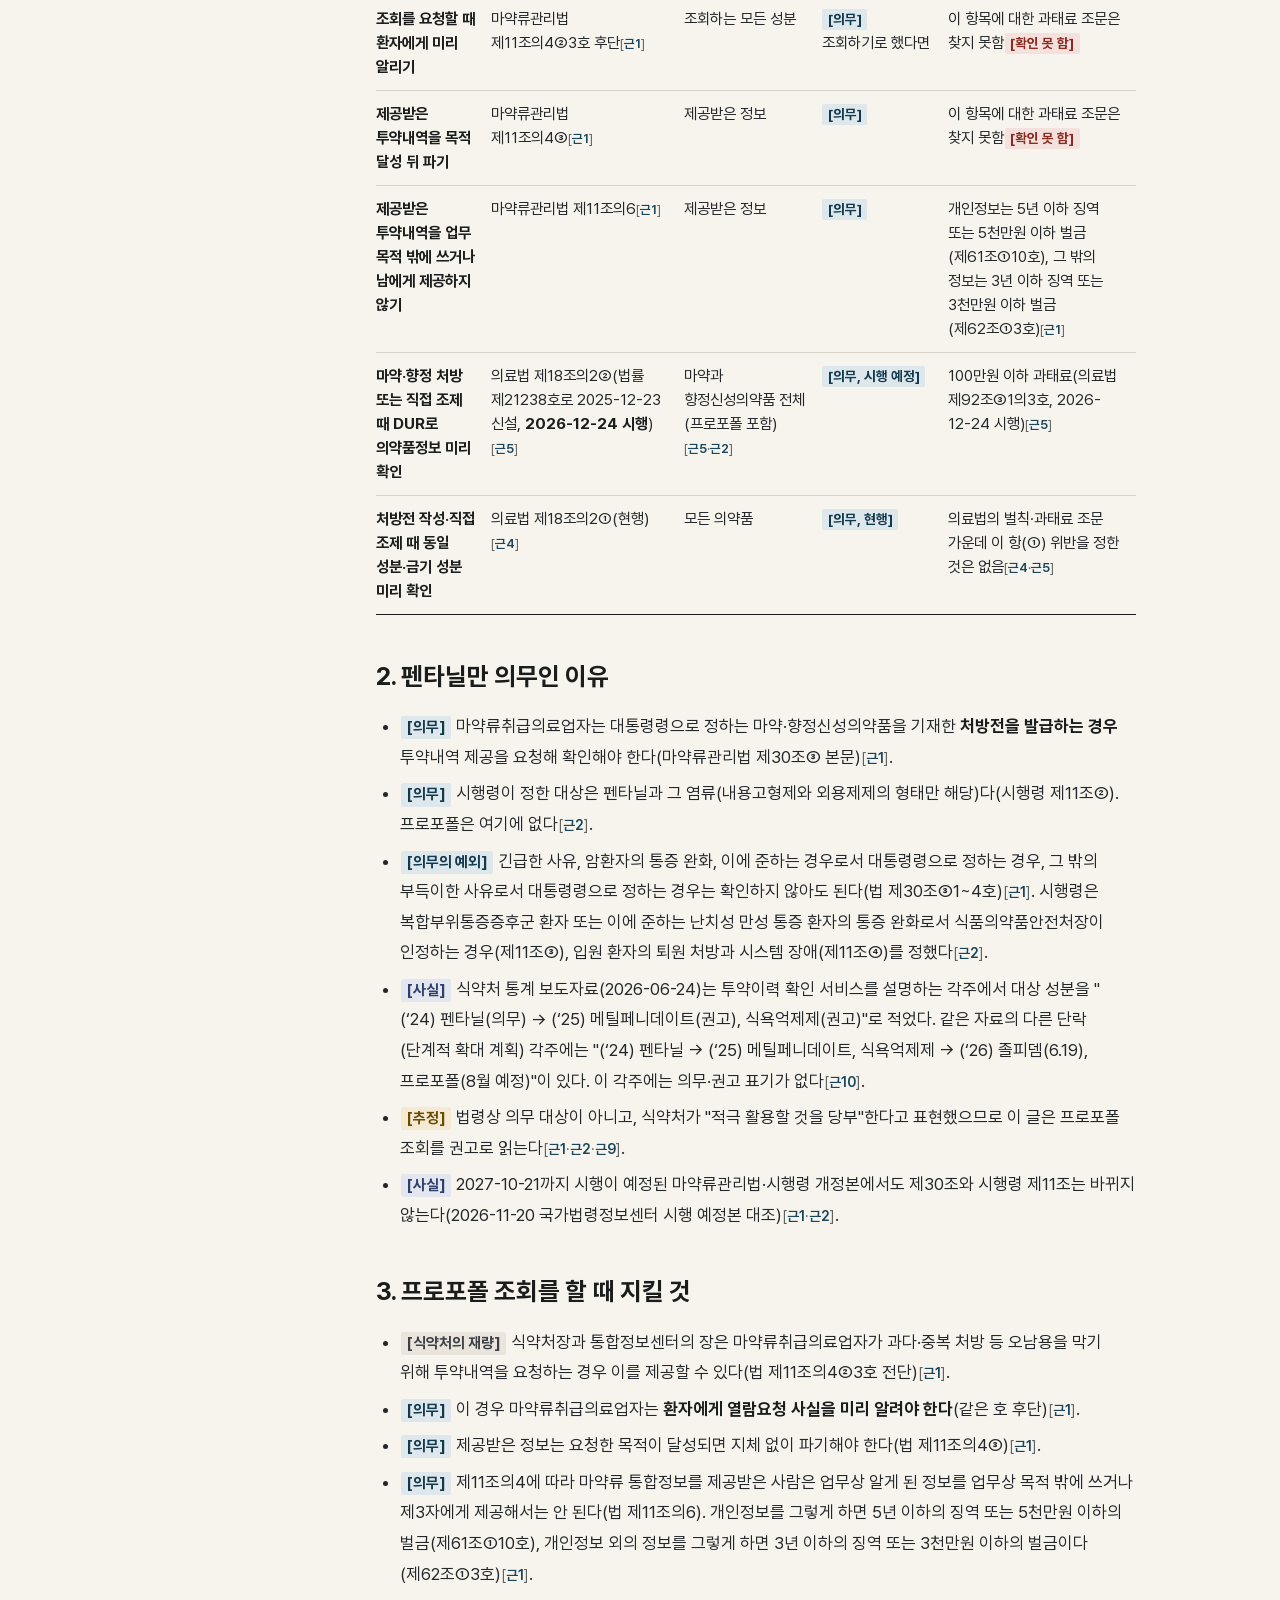
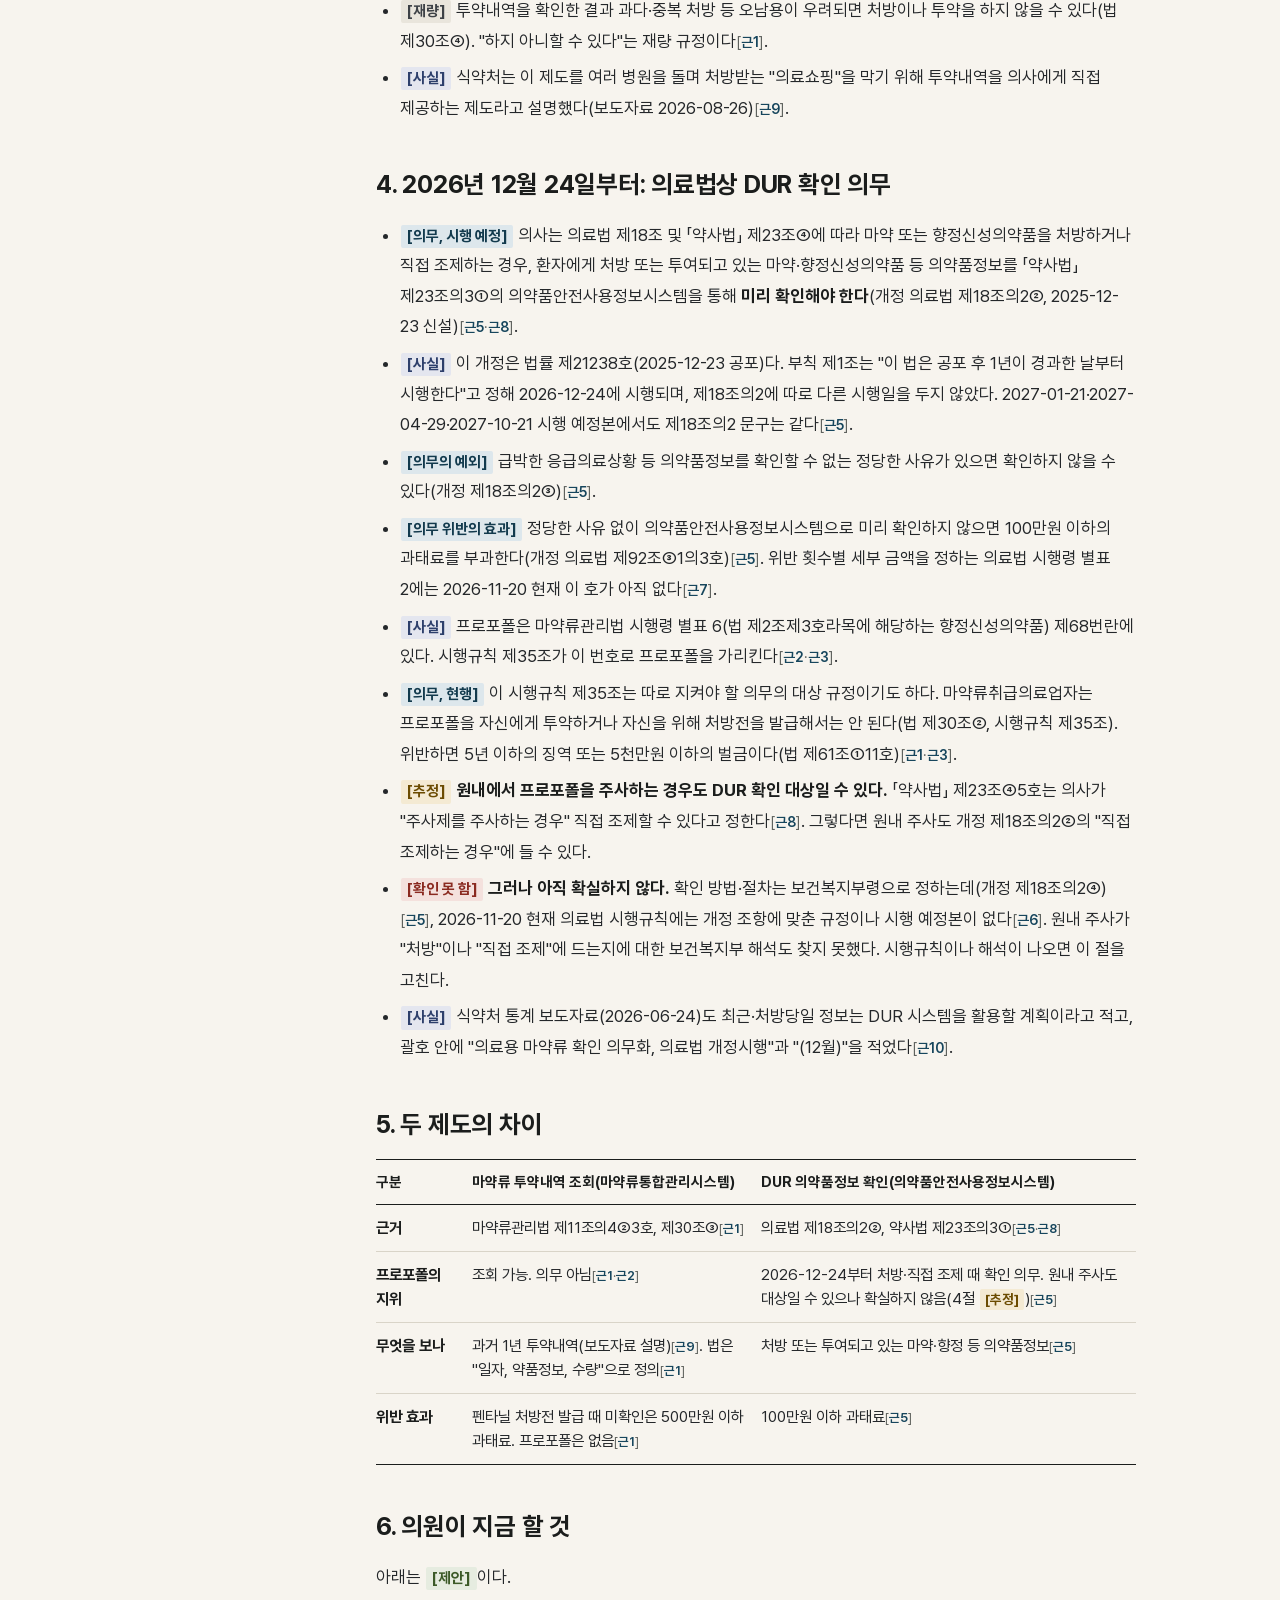
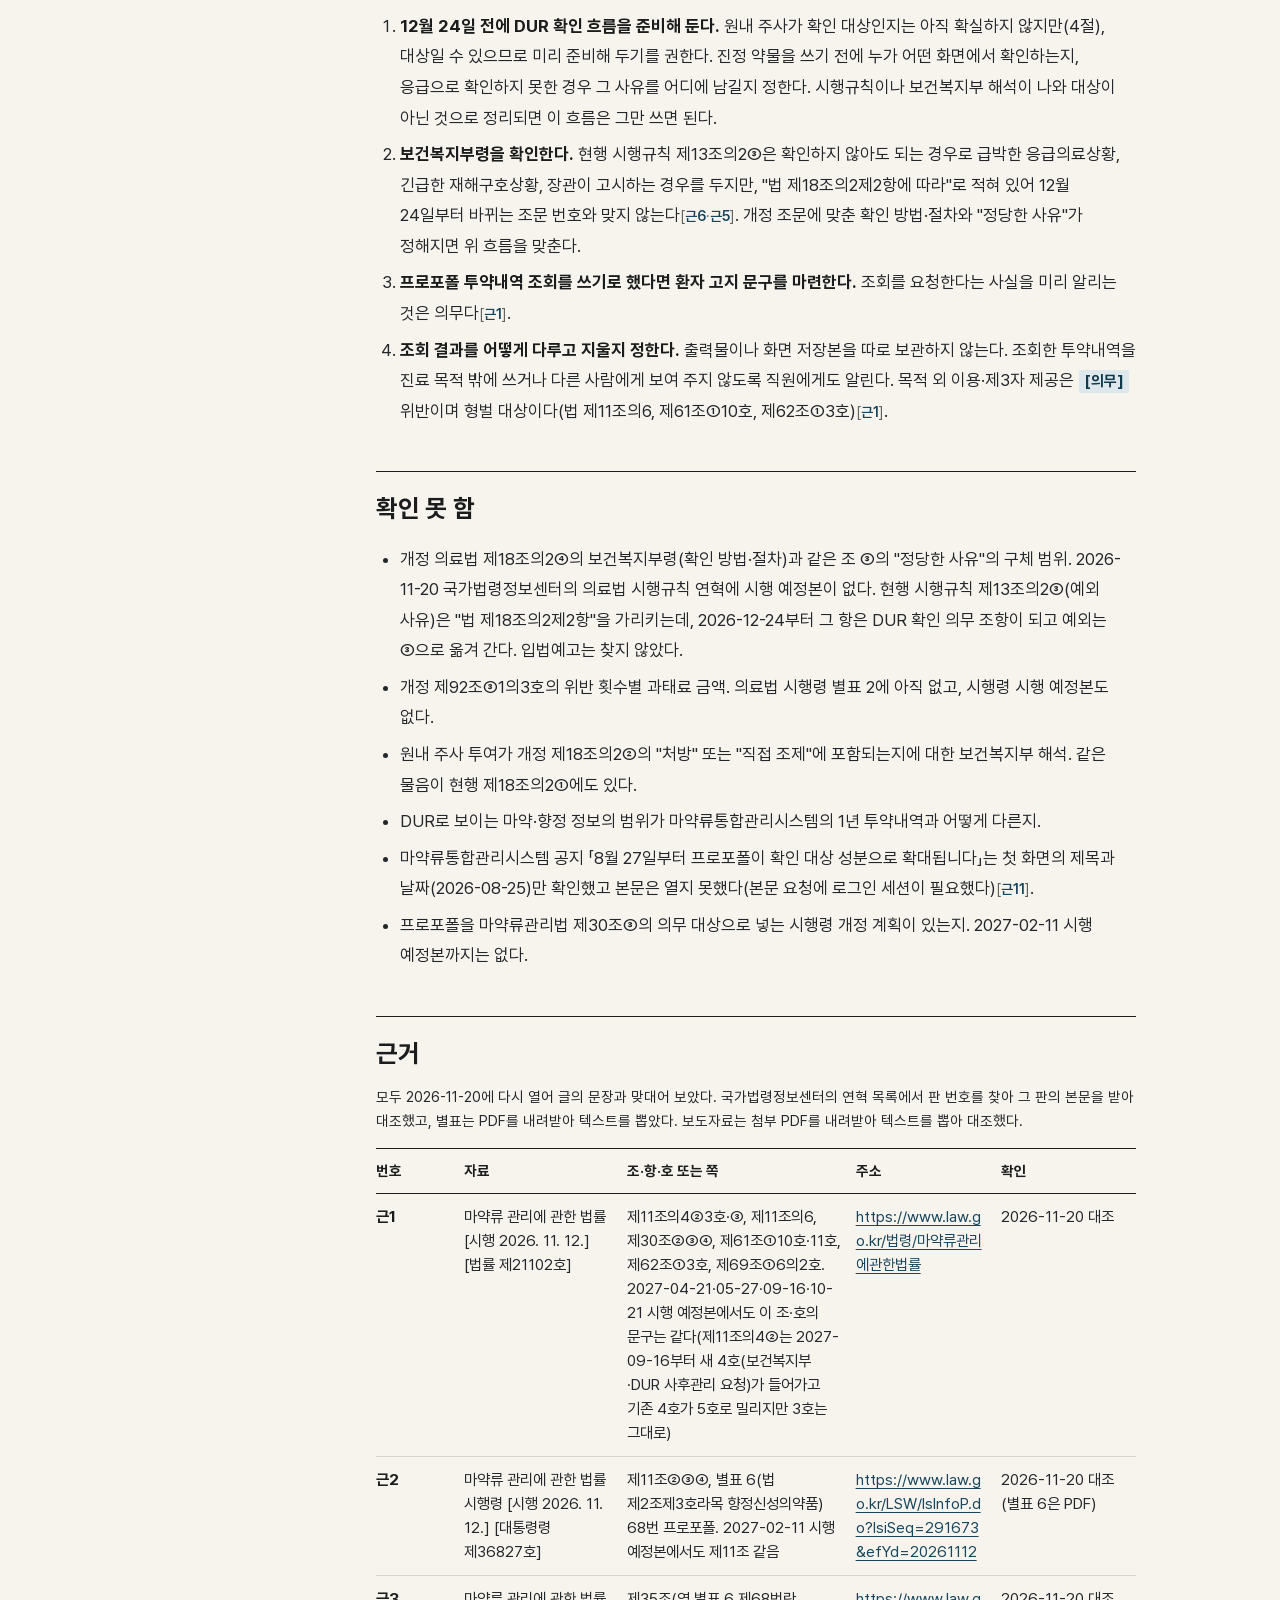
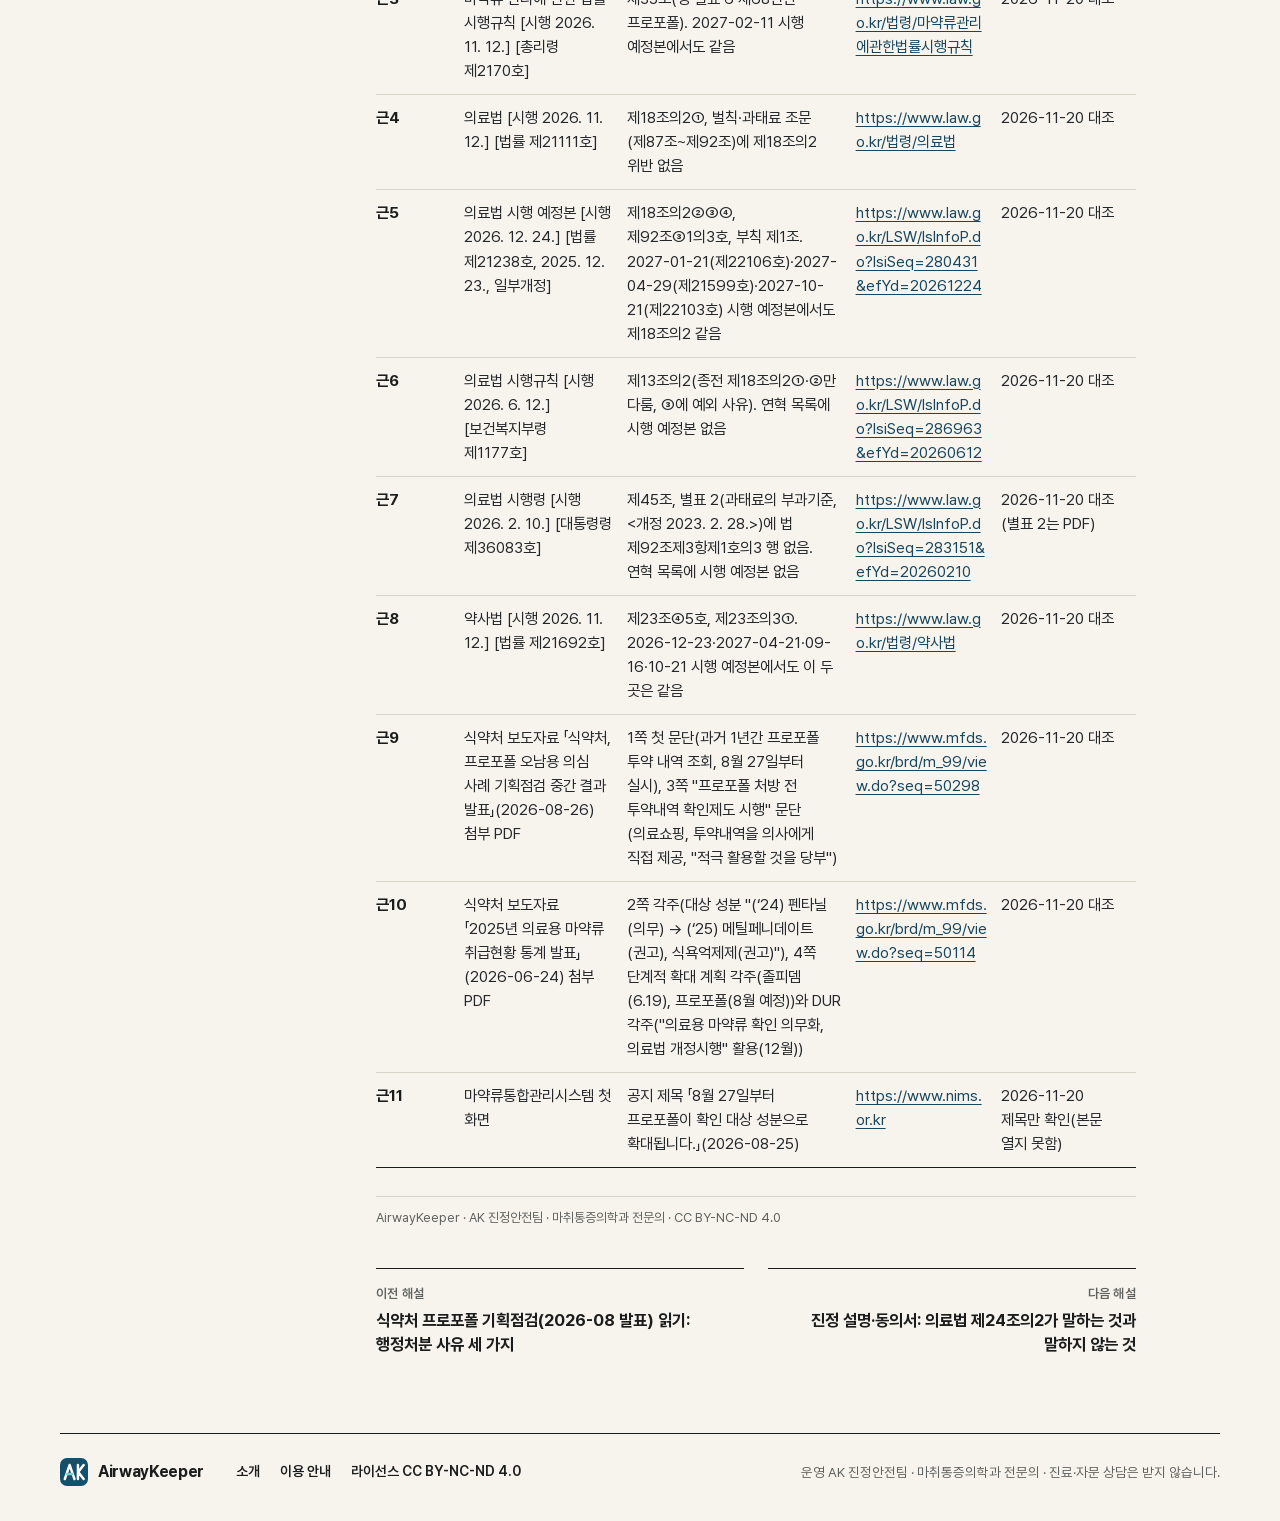
<file: law-dur-check-2026-12.html>
<!doctype html>
<html lang="ko"><head><meta charset="utf-8">
<meta name="viewport" content="width=device-width,initial-scale=1">
<title>투약내역 조회 대상 확대(2026-08-27)와 12월 24일 DUR 확인 의무: 의무와 권고 구별하기 — AirwayKeeper</title>
<meta name="description" content="투약내역 조회 대상 확대(2026-08-27)와 12월 24일 DUR 확인 의무: 의무와 권고 구별하기">
<link rel="canonical" href="https://airwaykeeper.com/law-dur-check-2026-12.html">
<meta property="og:type" content="website">
<meta property="og:site_name" content="AirwayKeeper">
<meta property="og:title" content="투약내역 조회 대상 확대(2026-08-27)와 12월 24일 DUR 확인 의무: 의무와 권고 구별하기 — AirwayKeeper">
<meta property="og:description" content="투약내역 조회 대상 확대(2026-08-27)와 12월 24일 DUR 확인 의무: 의무와 권고 구별하기">
<meta property="og:url" content="https://airwaykeeper.com/law-dur-check-2026-12.html">
<meta property="og:image" content="https://airwaykeeper.com/assets/og-home-v2.png">
<meta property="og:image:type" content="image/png">
<meta property="og:image:width" content="1200">
<meta property="og:image:height" content="630">
<meta property="og:image:alt" content="AirwayKeeper — 진정 안전의 기준을 세우다">
<meta property="og:locale" content="ko_KR">
<meta name="twitter:card" content="summary_large_image">
<meta name="twitter:title" content="투약내역 조회 대상 확대(2026-08-27)와 12월 24일 DUR 확인 의무: 의무와 권고 구별하기 — AirwayKeeper">
<meta name="twitter:description" content="투약내역 조회 대상 확대(2026-08-27)와 12월 24일 DUR 확인 의무: 의무와 권고 구별하기">
<meta name="twitter:image" content="https://airwaykeeper.com/assets/og-home-v2.png">
<meta name="twitter:image:alt" content="AirwayKeeper — 진정 안전의 기준을 세우다">
<link rel="stylesheet" href="assets/style.css">
<link rel="icon" href="assets/mark.svg" type="image/svg+xml">
</head><body>
<header class="top"><div class="wrap">
<a class="brand" href="index.html"><img src="assets/mark.svg" alt="" width="30" height="30">AirwayKeeper</a>
<nav class="nav" aria-label="주 메뉴"><a href="about.html">소개</a><a href="law.html" aria-current=page>법·제도</a><a href="checklist.html">체크리스트</a><a href="course.html">강의</a></nav>

</div></header>
<main class="wrap">
<nav class="crumb" aria-label="경로"><a href="index.html">AirwayKeeper</a><span class="sep">/</span>
<a href="law.html">법·제도</a></nav>
<div class="lhead"><div><span class="no">법·제도</span><h1>투약내역 조회 대상 확대(2026-08-27)와 12월 24일 DUR 확인 의무: 의무와 권고 구별하기</h1>
<div class="meta"><span><span class="ic"><svg viewBox="0 0 24 24" aria-hidden="true"><circle cx="12" cy="8.5" r="3.8"/><path d="M4.5 20c.8-3.8 3.8-6 7.5-6s6.7 2.2 7.5 6"/></svg></span>글 AK 진정안전팀 · 마취통증의학과 전문의 · 기준일 2026-11-20</span></div></div></div>
<div class="layout">
<aside class="side" aria-label="이 글의 차례"><details open><summary><span><h2>법·제도</h2>
<h3>이 글의 차례</h3></span></summary>
<ol class="toc toc-plain"><li><a href="#s1"><span>한눈에</span></a></li><li><a href="#s2"><span>1. 의무와 권고 나눠 보기</span></a></li><li><a href="#s3"><span>2. 펜타닐만 의무인 이유</span></a></li><li><a href="#s4"><span>3. 프로포폴 조회를 할 때 지킬 것</span></a></li><li><a href="#s5"><span>4. 2026년 12월 24일부터: 의료법상 DUR 확인 의무</span></a></li><li><a href="#s6"><span>5. 두 제도의 차이</span></a></li><li><a href="#s7"><span>6. 의원이 지금 할 것</span></a></li><li><a href="#unconfirmed"><span>확인 못 함</span></a></li><li><a href="#sources"><span>근거</span></a></li></ol>
<h3 class="side-h">다른 해설</h3>
<ol class="toc"><li><a href="law-medical-dispute-2027.html"><span class="st">1</span><span>2027년 5월 의료분쟁조정법 개정: 의원이 미리 준비할 것</span></a></li><li><a href="law-propofol-inspection-2026-08.html"><span class="st">2</span><span>식약처 프로포폴 기획점검(2026-08 발표) 읽기: 행정처분 사유 세 가지</span></a></li><li class=cur aria-current=page><a href="law-dur-check-2026-12.html"><span class="st">3</span><span>투약내역 조회 대상 확대(2026-08-27)와 12월 24일 DUR 확인 의무: 의무와 권고 구별하기</span></a></li><li><a href="law-sedation-consent.html"><span class="st">4</span><span>진정 설명·동의서: 의료법 제24조의2가 말하는 것과 말하지 않는 것</span></a></li><li><a href="law-certification-ads.html"><span class="st">5</span><span>&quot;진정 안전 인증&quot;, &quot;교육 이수&quot;를 광고에 써도 될까</span></a></li></ol>
<a class="back" href="law.html">해설 목록</a></details></aside>
<div>
<article class="article law"><div class="prose">
<div class="howto"><p><strong>읽는 법</strong></p>
<ul>
<li><strong><span class="tag tag-duty">[의무]</span></strong> 법률·시행령·시행규칙이 정한 것. 어겼을 때의 벌칙·과태료 조문이 있으면 함께 적는다.</li>
<li><strong><span class="tag tag-rec">[권고]</span></strong> 정부 지침·안내·당부처럼 법적 강제가 없는 것.</li>
<li><strong><span class="tag tag-sug">[제안]</span></strong> 이 글이 의원에 권하는 것. 법적 의무가 아니다.</li>
<li><strong><span class="tag tag-fact">[사실]</span></strong> 공식 자료에 적힌 내용. <strong><span class="tag tag-est">[추정]</span></strong> 이 글의 해석. <strong><span class="tag tag-unk">[확인 못 함]</span></strong> 원문을 찾지 못했거나 아직 정해지지 않은 것.</li>
<li>그 밖의 표시: "시행 예정"은 공포됐지만 아직 시행되지 않은 조문, "현행"은 지금 시행 중인 조문이다. <strong><span class="tag tag-duty">[의무의 예외]</span></strong>는 의무가 적용되지 않는 경우, <strong><span class="tag tag-duty">[의무 위반의 효과]</span></strong>는 어겼을 때의 벌칙·과태료, <strong><span class="tag tag-note">[재량]</span></strong>·<strong><span class="tag tag-note">[식약처의 재량]</span></strong>은 조문이 "할 수 있다"·"하지 아니할 수 있다"로 정해 그 주체가 정할 수 있는 것이다.</li>
<li><code>[근n]</code>은 글 끝 "근거" 표의 번호다.</li>
<li>이 글은 일반 정보다. 구체적인 사안의 법률 판단은 변호사에게 확인해야 한다.</li>
</ul>
</div>
<h2 id="s1">한눈에</h2>
<ol>
<li>2026년 8월 27일부터 의사가 처방 전에 환자의 과거 1년 <strong>프로포폴</strong> 투약내역을 마약류통합관리시스템에서 <strong>조회할 수 있게</strong> 됐다<span class="cite">[<a href="#ref-9">근9</a>·<a href="#ref-11">근11</a>]</span>.</li>
<li>이 조회는 <strong>법적 의무가 아니다.</strong> 마약류관리법이 처방 전 확인을 의무로 정한 약은 시행령상 펜타닐(내용고형제·외용제제)뿐이다<span class="cite">[<a href="#ref-1">근1</a>·<a href="#ref-2">근2</a>]</span>. 식약처는 프로포폴 조회를 "적극 활용할 것을 당부"했다<span class="cite">[<a href="#ref-9">근9</a>]</span>. 이 글은 이것을 권고로 읽는다<span class="tag tag-est">[추정]</span>.</li>
<li>그런데 <strong>2026년 12월 24일부터는 별도의 의무가 시행된다.</strong> 개정 의료법 제18조의2②(법률 제21238호)는 의사가 마약이나 향정신성의약품을 처방하거나 직접 조제할 때 의약품안전사용정보시스템(DUR)으로 의약품정보를 미리 확인하도록 했다<span class="cite">[<a href="#ref-5">근5</a>]</span>. 프로포폴은 향정신성의약품이다<span class="cite">[<a href="#ref-2">근2</a>]</span>. 의원에서 프로포폴을 주사로 투여하는 경우도 이 확인 대상<strong>일 수 있다</strong>. 다만 확인 방법을 정할 보건복지부령은 아직 없고, 이 점에 대한 보건복지부 해석도 찾지 못해 <strong>확실하지 않다</strong>(4절)<span class="tag tag-unk">[확인 못 함]</span>. 그래서 이 글은 12월 24일 전에 확인 흐름을 준비해 두기를 권한다(6절).</li>
<li>두 제도는 근거 법률, 조회하는 시스템, 대상, 위반 효과가 다르다. 아래 표로 나눴다.</li>
</ol>
<h2 id="s2">1. 의무와 권고 나눠 보기</h2>
<div class="table-wrap"><table>
<thead>
<tr>
<th>무엇</th>
<th>근거</th>
<th>대상 약</th>
<th>성격</th>
<th>지키지 않으면</th>
</tr>
</thead>
<tbody>
<tr>
<td>처방전 발급 전 마약류 투약내역 확인</td>
<td>마약류관리법 제30조③, 시행령 제11조②<span class="cite">[<a href="#ref-1">근1</a>·<a href="#ref-2">근2</a>]</span></td>
<td>펜타닐과 그 염류(내용고형제·외용제제만)</td>
<td><strong><span class="tag tag-duty">[의무]</span></strong></td>
<td>500만원 이하 과태료(법 제69조①6의2호)<span class="cite">[<a href="#ref-1">근1</a>]</span></td>
</tr>
<tr>
<td>프로포폴 투약내역 조회(2026-08-27부터)</td>
<td>조회 근거: 마약류관리법 제11조의4②3호(의사가 요청하면 제공할 수 있음)<span class="cite">[<a href="#ref-1">근1</a>]</span>. 시작 시점과 활용 당부: 식약처 보도자료(2026-08-26)<span class="cite">[<a href="#ref-9">근9</a>]</span></td>
<td>프로포폴</td>
<td><strong><span class="tag tag-rec">[권고]</span></strong> 조회 자체는 의무 아님</td>
<td>조회하지 않은 데 대한 과태료 조문 없음<span class="cite">[<a href="#ref-1">근1</a>]</span></td>
</tr>
<tr>
<td>조회를 요청할 때 환자에게 미리 알리기</td>
<td>마약류관리법 제11조의4②3호 후단<span class="cite">[<a href="#ref-1">근1</a>]</span></td>
<td>조회하는 모든 성분</td>
<td><strong><span class="tag tag-duty">[의무]</span></strong> 조회하기로 했다면</td>
<td>이 항목에 대한 과태료 조문은 찾지 못함<span class="tag tag-unk">[확인 못 함]</span></td>
</tr>
<tr>
<td>제공받은 투약내역을 목적 달성 뒤 파기</td>
<td>마약류관리법 제11조의4③<span class="cite">[<a href="#ref-1">근1</a>]</span></td>
<td>제공받은 정보</td>
<td><strong><span class="tag tag-duty">[의무]</span></strong></td>
<td>이 항목에 대한 과태료 조문은 찾지 못함<span class="tag tag-unk">[확인 못 함]</span></td>
</tr>
<tr>
<td>제공받은 투약내역을 업무 목적 밖에 쓰거나 남에게 제공하지 않기</td>
<td>마약류관리법 제11조의6<span class="cite">[<a href="#ref-1">근1</a>]</span></td>
<td>제공받은 정보</td>
<td><strong><span class="tag tag-duty">[의무]</span></strong></td>
<td>개인정보는 5년 이하 징역 또는 5천만원 이하 벌금(제61조①10호), 그 밖의 정보는 3년 이하 징역 또는 3천만원 이하 벌금(제62조①3호)<span class="cite">[<a href="#ref-1">근1</a>]</span></td>
</tr>
<tr>
<td>마약·향정 처방 또는 직접 조제 때 DUR로 의약품정보 미리 확인</td>
<td>의료법 제18조의2②(법률 제21238호로 2025-12-23 신설, <strong>2026-12-24 시행</strong>)<span class="cite">[<a href="#ref-5">근5</a>]</span></td>
<td>마약과 향정신성의약품 전체(프로포폴 포함)<span class="cite">[<a href="#ref-5">근5</a>·<a href="#ref-2">근2</a>]</span></td>
<td><strong><span class="tag tag-duty">[의무, 시행 예정]</span></strong></td>
<td>100만원 이하 과태료(의료법 제92조③1의3호, 2026-12-24 시행)<span class="cite">[<a href="#ref-5">근5</a>]</span></td>
</tr>
<tr>
<td>처방전 작성·직접 조제 때 동일 성분·금기 성분 미리 확인</td>
<td>의료법 제18조의2①(현행)<span class="cite">[<a href="#ref-4">근4</a>]</span></td>
<td>모든 의약품</td>
<td><strong><span class="tag tag-duty">[의무, 현행]</span></strong></td>
<td>의료법의 벌칙·과태료 조문 가운데 이 항(①) 위반을 정한 것은 없음<span class="cite">[<a href="#ref-4">근4</a>·<a href="#ref-5">근5</a>]</span></td>
</tr>
</tbody>
</table></div>
<h2 id="s3">2. 펜타닐만 의무인 이유</h2>
<ul>
<li><strong><span class="tag tag-duty">[의무]</span></strong> 마약류취급의료업자는 대통령령으로 정하는 마약·향정신성의약품을 기재한 <strong>처방전을 발급하는 경우</strong> 투약내역 제공을 요청해 확인해야 한다(마약류관리법 제30조③ 본문)<span class="cite">[<a href="#ref-1">근1</a>]</span>.</li>
<li><strong><span class="tag tag-duty">[의무]</span></strong> 시행령이 정한 대상은 펜타닐과 그 염류(내용고형제와 외용제제의 형태만 해당)다(시행령 제11조②). 프로포폴은 여기에 없다<span class="cite">[<a href="#ref-2">근2</a>]</span>.</li>
<li><strong><span class="tag tag-duty">[의무의 예외]</span></strong> 긴급한 사유, 암환자의 통증 완화, 이에 준하는 경우로서 대통령령으로 정하는 경우, 그 밖의 부득이한 사유로서 대통령령으로 정하는 경우는 확인하지 않아도 된다(법 제30조③1~4호)<span class="cite">[<a href="#ref-1">근1</a>]</span>. 시행령은 복합부위통증증후군 환자 또는 이에 준하는 난치성 만성 통증 환자의 통증 완화로서 식품의약품안전처장이 인정하는 경우(제11조③), 입원 환자의 퇴원 처방과 시스템 장애(제11조④)를 정했다<span class="cite">[<a href="#ref-2">근2</a>]</span>.</li>
<li><strong><span class="tag tag-fact">[사실]</span></strong> 식약처 통계 보도자료(2026-06-24)는 투약이력 확인 서비스를 설명하는 각주에서 대상 성분을 "(‘24) 펜타닐(의무) → (‘25) 메틸페니데이트(권고), 식욕억제제(권고)"로 적었다. 같은 자료의 다른 단락(단계적 확대 계획) 각주에는 "(‘24) 펜타닐 → (‘25) 메틸페니데이트, 식욕억제제 → (‘26) 졸피뎀(6.19), 프로포폴(8월 예정)"이 있다. 이 각주에는 의무·권고 표기가 없다<span class="cite">[<a href="#ref-10">근10</a>]</span>.</li>
<li><strong><span class="tag tag-est">[추정]</span></strong> 법령상 의무 대상이 아니고, 식약처가 "적극 활용할 것을 당부"한다고 표현했으므로 이 글은 프로포폴 조회를 권고로 읽는다<span class="cite">[<a href="#ref-1">근1</a>·<a href="#ref-2">근2</a>·<a href="#ref-9">근9</a>]</span>.</li>
<li><strong><span class="tag tag-fact">[사실]</span></strong> 2027-10-21까지 시행이 예정된 마약류관리법·시행령 개정본에서도 제30조와 시행령 제11조는 바뀌지 않는다(2026-11-20 국가법령정보센터 시행 예정본 대조)<span class="cite">[<a href="#ref-1">근1</a>·<a href="#ref-2">근2</a>]</span>.</li>
</ul>
<h2 id="s4">3. 프로포폴 조회를 할 때 지킬 것</h2>
<ul>
<li><strong><span class="tag tag-note">[식약처의 재량]</span></strong> 식약처장과 통합정보센터의 장은 마약류취급의료업자가 과다·중복 처방 등 오남용을 막기 위해 투약내역을 요청하는 경우 이를 제공할 수 있다(법 제11조의4②3호 전단)<span class="cite">[<a href="#ref-1">근1</a>]</span>.</li>
<li><strong><span class="tag tag-duty">[의무]</span></strong> 이 경우 마약류취급의료업자는 <strong>환자에게 열람요청 사실을 미리 알려야 한다</strong>(같은 호 후단)<span class="cite">[<a href="#ref-1">근1</a>]</span>.</li>
<li><strong><span class="tag tag-duty">[의무]</span></strong> 제공받은 정보는 요청한 목적이 달성되면 지체 없이 파기해야 한다(법 제11조의4③)<span class="cite">[<a href="#ref-1">근1</a>]</span>.</li>
<li><strong><span class="tag tag-duty">[의무]</span></strong> 제11조의4에 따라 마약류 통합정보를 제공받은 사람은 업무상 알게 된 정보를 업무상 목적 밖에 쓰거나 제3자에게 제공해서는 안 된다(법 제11조의6). 개인정보를 그렇게 하면 5년 이하의 징역 또는 5천만원 이하의 벌금(제61조①10호), 개인정보 외의 정보를 그렇게 하면 3년 이하의 징역 또는 3천만원 이하의 벌금이다(제62조①3호)<span class="cite">[<a href="#ref-1">근1</a>]</span>.</li>
<li><strong><span class="tag tag-note">[재량]</span></strong> 투약내역을 확인한 결과 과다·중복 처방 등 오남용이 우려되면 처방이나 투약을 하지 않을 수 있다(법 제30조④). "하지 아니할 수 있다"는 재량 규정이다<span class="cite">[<a href="#ref-1">근1</a>]</span>.</li>
<li><strong><span class="tag tag-fact">[사실]</span></strong> 식약처는 이 제도를 여러 병원을 돌며 처방받는 "의료쇼핑"을 막기 위해 투약내역을 의사에게 직접 제공하는 제도라고 설명했다(보도자료 2026-08-26)<span class="cite">[<a href="#ref-9">근9</a>]</span>.</li>
</ul>
<h2 id="s5">4. 2026년 12월 24일부터: 의료법상 DUR 확인 의무</h2>
<ul>
<li><strong><span class="tag tag-duty">[의무, 시행 예정]</span></strong> 의사는 의료법 제18조 및 「약사법」 제23조④에 따라 마약 또는 향정신성의약품을 처방하거나 직접 조제하는 경우, 환자에게 처방 또는 투여되고 있는 마약·향정신성의약품 등 의약품정보를 「약사법」 제23조의3①의 의약품안전사용정보시스템을 통해 <strong>미리 확인해야 한다</strong>(개정 의료법 제18조의2②, 2025-12-23 신설)<span class="cite">[<a href="#ref-5">근5</a>·<a href="#ref-8">근8</a>]</span>.</li>
<li><strong><span class="tag tag-fact">[사실]</span></strong> 이 개정은 법률 제21238호(2025-12-23 공포)다. 부칙 제1조는 "이 법은 공포 후 1년이 경과한 날부터 시행한다"고 정해 2026-12-24에 시행되며, 제18조의2에 따로 다른 시행일을 두지 않았다. 2027-01-21·2027-04-29·2027-10-21 시행 예정본에서도 제18조의2 문구는 같다<span class="cite">[<a href="#ref-5">근5</a>]</span>.</li>
<li><strong><span class="tag tag-duty">[의무의 예외]</span></strong> 급박한 응급의료상황 등 의약품정보를 확인할 수 없는 정당한 사유가 있으면 확인하지 않을 수 있다(개정 제18조의2③)<span class="cite">[<a href="#ref-5">근5</a>]</span>.</li>
<li><strong><span class="tag tag-duty">[의무 위반의 효과]</span></strong> 정당한 사유 없이 의약품안전사용정보시스템으로 미리 확인하지 않으면 100만원 이하의 과태료를 부과한다(개정 의료법 제92조③1의3호)<span class="cite">[<a href="#ref-5">근5</a>]</span>. 위반 횟수별 세부 금액을 정하는 의료법 시행령 별표 2에는 2026-11-20 현재 이 호가 아직 없다<span class="cite">[<a href="#ref-7">근7</a>]</span>.</li>
<li><strong><span class="tag tag-fact">[사실]</span></strong> 프로포폴은 마약류관리법 시행령 별표 6(법 제2조제3호라목에 해당하는 향정신성의약품) 제68번란에 있다. 시행규칙 제35조가 이 번호로 프로포폴을 가리킨다<span class="cite">[<a href="#ref-2">근2</a>·<a href="#ref-3">근3</a>]</span>.</li>
<li><strong><span class="tag tag-duty">[의무, 현행]</span></strong> 이 시행규칙 제35조는 따로 지켜야 할 의무의 대상 규정이기도 하다. 마약류취급의료업자는 프로포폴을 자신에게 투약하거나 자신을 위해 처방전을 발급해서는 안 된다(법 제30조②, 시행규칙 제35조). 위반하면 5년 이하의 징역 또는 5천만원 이하의 벌금이다(법 제61조①11호)<span class="cite">[<a href="#ref-1">근1</a>·<a href="#ref-3">근3</a>]</span>.</li>
<li><strong><span class="tag tag-est">[추정]</span> 원내에서 프로포폴을 주사하는 경우도 DUR 확인 대상일 수 있다.</strong> 「약사법」 제23조④5호는 의사가 "주사제를 주사하는 경우" 직접 조제할 수 있다고 정한다<span class="cite">[<a href="#ref-8">근8</a>]</span>. 그렇다면 원내 주사도 개정 제18조의2②의 "직접 조제하는 경우"에 들 수 있다.</li>
<li><strong><span class="tag tag-unk">[확인 못 함]</span> 그러나 아직 확실하지 않다.</strong> 확인 방법·절차는 보건복지부령으로 정하는데(개정 제18조의2④)<span class="cite">[<a href="#ref-5">근5</a>]</span>, 2026-11-20 현재 의료법 시행규칙에는 개정 조항에 맞춘 규정이나 시행 예정본이 없다<span class="cite">[<a href="#ref-6">근6</a>]</span>. 원내 주사가 "처방"이나 "직접 조제"에 드는지에 대한 보건복지부 해석도 찾지 못했다. 시행규칙이나 해석이 나오면 이 절을 고친다.</li>
<li><strong><span class="tag tag-fact">[사실]</span></strong> 식약처 통계 보도자료(2026-06-24)도 최근·처방당일 정보는 DUR 시스템을 활용할 계획이라고 적고, 괄호 안에 "의료용 마약류 확인 의무화, 의료법 개정시행"과 "(12월)"을 적었다<span class="cite">[<a href="#ref-10">근10</a>]</span>.</li>
</ul>
<h2 id="s6">5. 두 제도의 차이</h2>
<div class="table-wrap"><table>
<thead>
<tr>
<th>구분</th>
<th>마약류 투약내역 조회(마약류통합관리시스템)</th>
<th>DUR 의약품정보 확인(의약품안전사용정보시스템)</th>
</tr>
</thead>
<tbody>
<tr>
<td>근거</td>
<td>마약류관리법 제11조의4②3호, 제30조③<span class="cite">[<a href="#ref-1">근1</a>]</span></td>
<td>의료법 제18조의2②, 약사법 제23조의3①<span class="cite">[<a href="#ref-5">근5</a>·<a href="#ref-8">근8</a>]</span></td>
</tr>
<tr>
<td>프로포폴의 지위</td>
<td>조회 가능. 의무 아님<span class="cite">[<a href="#ref-1">근1</a>·<a href="#ref-2">근2</a>]</span></td>
<td>2026-12-24부터 처방·직접 조제 때 확인 의무. 원내 주사도 대상일 수 있으나 확실하지 않음(4절 <span class="tag tag-est">[추정]</span>)<span class="cite">[<a href="#ref-5">근5</a>]</span></td>
</tr>
<tr>
<td>무엇을 보나</td>
<td>과거 1년 투약내역(보도자료 설명)<span class="cite">[<a href="#ref-9">근9</a>]</span>. 법은 "일자, 약품정보, 수량"으로 정의<span class="cite">[<a href="#ref-1">근1</a>]</span></td>
<td>처방 또는 투여되고 있는 마약·향정 등 의약품정보<span class="cite">[<a href="#ref-5">근5</a>]</span></td>
</tr>
<tr>
<td>위반 효과</td>
<td>펜타닐 처방전 발급 때 미확인은 500만원 이하 과태료. 프로포폴은 없음<span class="cite">[<a href="#ref-1">근1</a>]</span></td>
<td>100만원 이하 과태료<span class="cite">[<a href="#ref-5">근5</a>]</span></td>
</tr>
</tbody>
</table></div>
<h2 id="s7">6. 의원이 지금 할 것</h2>
<p>아래는 <strong><span class="tag tag-sug">[제안]</span></strong>이다.</p>
<ol>
<li><strong>12월 24일 전에 DUR 확인 흐름을 준비해 둔다.</strong> 원내 주사가 확인 대상인지는 아직 확실하지 않지만(4절), 대상일 수 있으므로 미리 준비해 두기를 권한다. 진정 약물을 쓰기 전에 누가 어떤 화면에서 확인하는지, 응급으로 확인하지 못한 경우 그 사유를 어디에 남길지 정한다. 시행규칙이나 보건복지부 해석이 나와 대상이 아닌 것으로 정리되면 이 흐름은 그만 쓰면 된다.</li>
<li><strong>보건복지부령을 확인한다.</strong> 현행 시행규칙 제13조의2③은 확인하지 않아도 되는 경우로 급박한 응급의료상황, 긴급한 재해구호상황, 장관이 고시하는 경우를 두지만, "법 제18조의2제2항에 따라"로 적혀 있어 12월 24일부터 바뀌는 조문 번호와 맞지 않는다<span class="cite">[<a href="#ref-6">근6</a>·<a href="#ref-5">근5</a>]</span>. 개정 조문에 맞춘 확인 방법·절차와 "정당한 사유"가 정해지면 위 흐름을 맞춘다.</li>
<li><strong>프로포폴 투약내역 조회를 쓰기로 했다면 환자 고지 문구를 마련한다.</strong> 조회를 요청한다는 사실을 미리 알리는 것은 의무다<span class="cite">[<a href="#ref-1">근1</a>]</span>.</li>
<li><strong>조회 결과를 어떻게 다루고 지울지 정한다.</strong> 출력물이나 화면 저장본을 따로 보관하지 않는다. 조회한 투약내역을 진료 목적 밖에 쓰거나 다른 사람에게 보여 주지 않도록 직원에게도 알린다. 목적 외 이용·제3자 제공은 <span class="tag tag-duty">[의무]</span> 위반이며 형벌 대상이다(법 제11조의6, 제61조①10호, 제62조①3호)<span class="cite">[<a href="#ref-1">근1</a>]</span>.</li>
</ol>
<h2 id="unconfirmed" class="end-h">확인 못 함</h2>
<ul>
<li>개정 의료법 제18조의2④의 보건복지부령(확인 방법·절차)과 같은 조 ③의 "정당한 사유"의 구체 범위. 2026-11-20 국가법령정보센터의 의료법 시행규칙 연혁에 시행 예정본이 없다. 현행 시행규칙 제13조의2③(예외 사유)은 "법 제18조의2제2항"을 가리키는데, 2026-12-24부터 그 항은 DUR 확인 의무 조항이 되고 예외는 ③으로 옮겨 간다. 입법예고는 찾지 않았다.</li>
<li>개정 제92조③1의3호의 위반 횟수별 과태료 금액. 의료법 시행령 별표 2에 아직 없고, 시행령 시행 예정본도 없다.</li>
<li>원내 주사 투여가 개정 제18조의2②의 "처방" 또는 "직접 조제"에 포함되는지에 대한 보건복지부 해석. 같은 물음이 현행 제18조의2①에도 있다.</li>
<li>DUR로 보이는 마약·향정 정보의 범위가 마약류통합관리시스템의 1년 투약내역과 어떻게 다른지.</li>
<li>마약류통합관리시스템 공지 「8월 27일부터 프로포폴이 확인 대상 성분으로 확대됩니다」는 첫 화면의 제목과 날짜(2026-08-25)만 확인했고 본문은 열지 못했다(본문 요청에 로그인 세션이 필요했다)<span class="cite">[<a href="#ref-11">근11</a>]</span>.</li>
<li>프로포폴을 마약류관리법 제30조③의 의무 대상으로 넣는 시행령 개정 계획이 있는지. 2027-02-11 시행 예정본까지는 없다.</li>
</ul>
<h2 id="sources" class="end-h">근거</h2>
<p>모두 2026-11-20에 다시 열어 글의 문장과 맞대어 보았다. 국가법령정보센터의 연혁 목록에서 판 번호를 찾아 그 판의 본문을 받아 대조했고, 별표는 PDF를 내려받아 텍스트를 뽑았다. 보도자료는 첨부 PDF를 내려받아 텍스트를 뽑아 대조했다.</p>
<div class="table-wrap"><table>
<thead>
<tr>
<th>번호</th>
<th>자료</th>
<th>조·항·호 또는 쪽</th>
<th>주소</th>
<th>확인</th>
</tr>
</thead>
<tbody>
<tr id="ref-1">
<td>근1</td>
<td>마약류 관리에 관한 법률 [시행 2026. 11. 12.] [법률 제21102호]</td>
<td>제11조의4②3호·③, 제11조의6, 제30조②③④, 제61조①10호·11호, 제62조①3호, 제69조①6의2호. 2027-04-21·05-27·09-16·10-21 시행 예정본에서도 이 조·호의 문구는 같다(제11조의4②는 2027-09-16부터 새 4호(보건복지부·DUR 사후관리 요청)가 들어가고 기존 4호가 5호로 밀리지만 3호는 그대로)</td>
<td><a href="https://www.law.go.kr/법령/마약류관리에관한법률" rel="noreferrer">https://www.law.go.kr/법령/마약류관리에관한법률</a></td>
<td>2026-11-20 대조</td>
</tr>
<tr id="ref-2">
<td>근2</td>
<td>마약류 관리에 관한 법률 시행령 [시행 2026. 11. 12.] [대통령령 제36827호]</td>
<td>제11조②③④, 별표 6(법 제2조제3호라목 향정신성의약품) 68번 프로포폴. 2027-02-11 시행 예정본에서도 제11조 같음</td>
<td><a href="https://www.law.go.kr/LSW/lsInfoP.do?lsiSeq=291673&amp;efYd=20261112" rel="noreferrer">https://www.law.go.kr/LSW/lsInfoP.do?lsiSeq=291673&amp;efYd=20261112</a></td>
<td>2026-11-20 대조(별표 6은 PDF)</td>
</tr>
<tr id="ref-3">
<td>근3</td>
<td>마약류 관리에 관한 법률 시행규칙 [시행 2026. 11. 12.] [총리령 제2170호]</td>
<td>제35조(영 별표 6 제68번란 프로포폴). 2027-02-11 시행 예정본에서도 같음</td>
<td><a href="https://www.law.go.kr/법령/마약류관리에관한법률시행규칙" rel="noreferrer">https://www.law.go.kr/법령/마약류관리에관한법률시행규칙</a></td>
<td>2026-11-20 대조</td>
</tr>
<tr id="ref-4">
<td>근4</td>
<td>의료법 [시행 2026. 11. 12.] [법률 제21111호]</td>
<td>제18조의2①, 벌칙·과태료 조문(제87조~제92조)에 제18조의2 위반 없음</td>
<td><a href="https://www.law.go.kr/법령/의료법" rel="noreferrer">https://www.law.go.kr/법령/의료법</a></td>
<td>2026-11-20 대조</td>
</tr>
<tr id="ref-5">
<td>근5</td>
<td>의료법 시행 예정본 [시행 2026. 12. 24.] [법률 제21238호, 2025. 12. 23., 일부개정]</td>
<td>제18조의2②③④, 제92조③1의3호, 부칙 제1조. 2027-01-21(제22106호)·2027-04-29(제21599호)·2027-10-21(제22103호) 시행 예정본에서도 제18조의2 같음</td>
<td><a href="https://www.law.go.kr/LSW/lsInfoP.do?lsiSeq=280431&amp;efYd=20261224" rel="noreferrer">https://www.law.go.kr/LSW/lsInfoP.do?lsiSeq=280431&amp;efYd=20261224</a></td>
<td>2026-11-20 대조</td>
</tr>
<tr id="ref-6">
<td>근6</td>
<td>의료법 시행규칙 [시행 2026. 6. 12.] [보건복지부령 제1177호]</td>
<td>제13조의2(종전 제18조의2①·②만 다룸, ③에 예외 사유). 연혁 목록에 시행 예정본 없음</td>
<td><a href="https://www.law.go.kr/LSW/lsInfoP.do?lsiSeq=286963&amp;efYd=20260612" rel="noreferrer">https://www.law.go.kr/LSW/lsInfoP.do?lsiSeq=286963&amp;efYd=20260612</a></td>
<td>2026-11-20 대조</td>
</tr>
<tr id="ref-7">
<td>근7</td>
<td>의료법 시행령 [시행 2026. 2. 10.] [대통령령 제36083호]</td>
<td>제45조, 별표 2(과태료의 부과기준, &lt;개정 2023. 2. 28.&gt;)에 법 제92조제3항제1호의3 행 없음. 연혁 목록에 시행 예정본 없음</td>
<td><a href="https://www.law.go.kr/LSW/lsInfoP.do?lsiSeq=283151&amp;efYd=20260210" rel="noreferrer">https://www.law.go.kr/LSW/lsInfoP.do?lsiSeq=283151&amp;efYd=20260210</a></td>
<td>2026-11-20 대조(별표 2는 PDF)</td>
</tr>
<tr id="ref-8">
<td>근8</td>
<td>약사법 [시행 2026. 11. 12.] [법률 제21692호]</td>
<td>제23조④5호, 제23조의3①. 2026-12-23·2027-04-21·09-16·10-21 시행 예정본에서도 이 두 곳은 같음</td>
<td><a href="https://www.law.go.kr/법령/약사법" rel="noreferrer">https://www.law.go.kr/법령/약사법</a></td>
<td>2026-11-20 대조</td>
</tr>
<tr id="ref-9">
<td>근9</td>
<td>식약처 보도자료 「식약처, 프로포폴 오남용 의심 사례 기획점검 중간 결과 발표」(2026-08-26) 첨부 PDF</td>
<td>1쪽 첫 문단(과거 1년간 프로포폴 투약 내역 조회, 8월 27일부터 실시), 3쪽 "프로포폴 처방 전 투약내역 확인제도 시행" 문단(의료쇼핑, 투약내역을 의사에게 직접 제공, "적극 활용할 것을 당부")</td>
<td><a href="https://www.mfds.go.kr/brd/m_99/view.do?seq=50298" rel="noreferrer">https://www.mfds.go.kr/brd/m_99/view.do?seq=50298</a></td>
<td>2026-11-20 대조</td>
</tr>
<tr id="ref-10">
<td>근10</td>
<td>식약처 보도자료 「2025년 의료용 마약류 취급현황 통계 발표」(2026-06-24) 첨부 PDF</td>
<td>2쪽 각주(대상 성분 "(‘24) 펜타닐(의무) → (‘25) 메틸페니데이트(권고), 식욕억제제(권고)"), 4쪽 단계적 확대 계획 각주(졸피뎀(6.19), 프로포폴(8월 예정))와 DUR 각주("의료용 마약류 확인 의무화, 의료법 개정시행" 활용(12월))</td>
<td><a href="https://www.mfds.go.kr/brd/m_99/view.do?seq=50114" rel="noreferrer">https://www.mfds.go.kr/brd/m_99/view.do?seq=50114</a></td>
<td>2026-11-20 대조</td>
</tr>
<tr id="ref-11">
<td>근11</td>
<td>마약류통합관리시스템 첫 화면</td>
<td>공지 제목 「8월 27일부터 프로포폴이 확인 대상 성분으로 확대됩니다.」(2026-08-25)</td>
<td><a href="https://www.nims.or.kr" rel="noreferrer">https://www.nims.or.kr</a></td>
<td>2026-11-20 제목만 확인(본문 열지 못함)</td>
</tr>
</tbody>
</table></div>
</div>
<p class="credit">AirwayKeeper · AK 진정안전팀 · 마취통증의학과 전문의 · CC BY-NC-ND 4.0</p>
</article>
<nav class="pn" aria-label="이전·다음 해설"><a class="" href="law-propofol-inspection-2026-08.html"><small>이전 해설</small><b>식약처 프로포폴 기획점검(2026-08 발표) 읽기: 행정처분 사유 세 가지</b></a><a class="nx" href="law-sedation-consent.html"><small>다음 해설</small><b>진정 설명·동의서: 의료법 제24조의2가 말하는 것과 말하지 않는 것</b></a></nav>
</div></div></main>
<footer class="foot"><div class="wrap">
<a class="brand" href="index.html"><img src="assets/mark.svg" alt="" width="30" height="30">AirwayKeeper</a>
<p class="links"><a href="about.html">소개</a><a href="guide.html">이용 안내</a><a href="guide.html#license">라이선스 CC BY-NC-ND 4.0</a></p>
<p class="small">운영 AK 진정안전팀 · 마취통증의학과 전문의 · 진료·자문 상담은 받지 않습니다.</p>
</div></footer>
<script src="assets/site.js"></script>
</body></html>
</file>
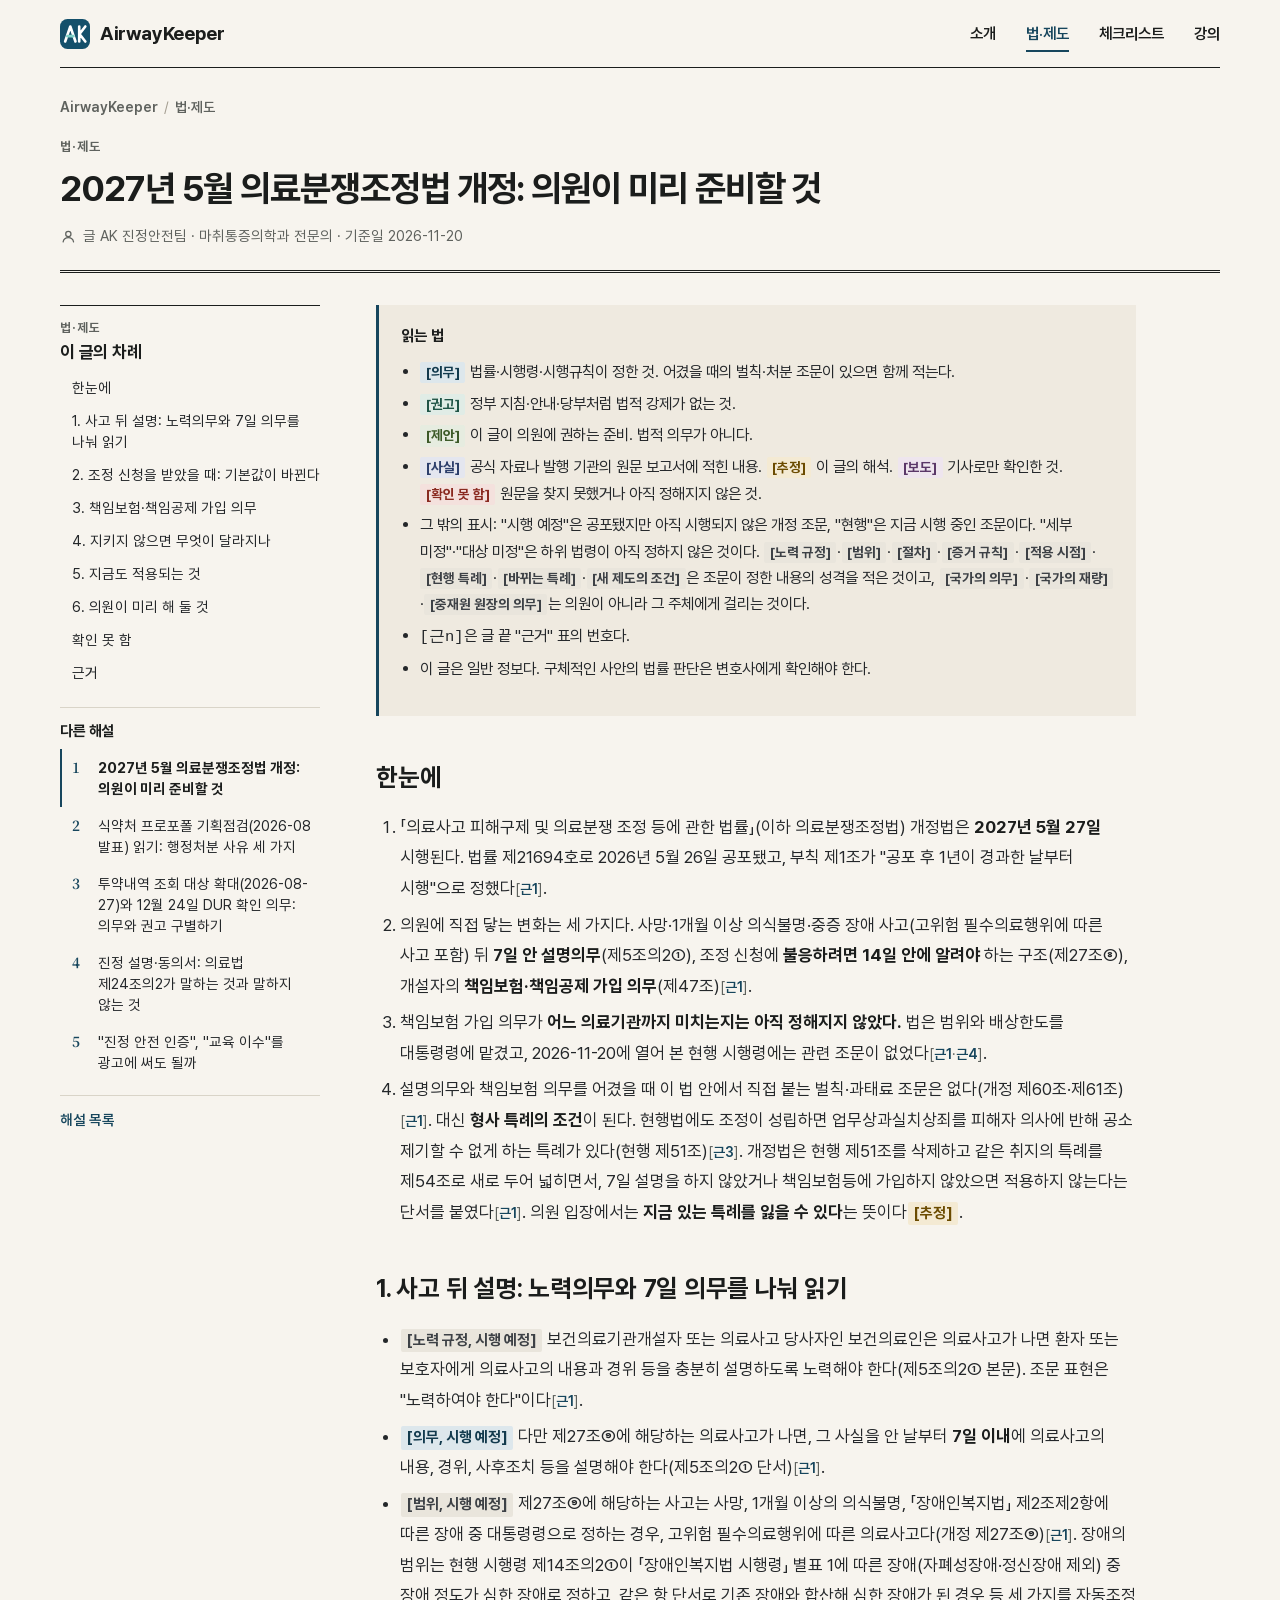
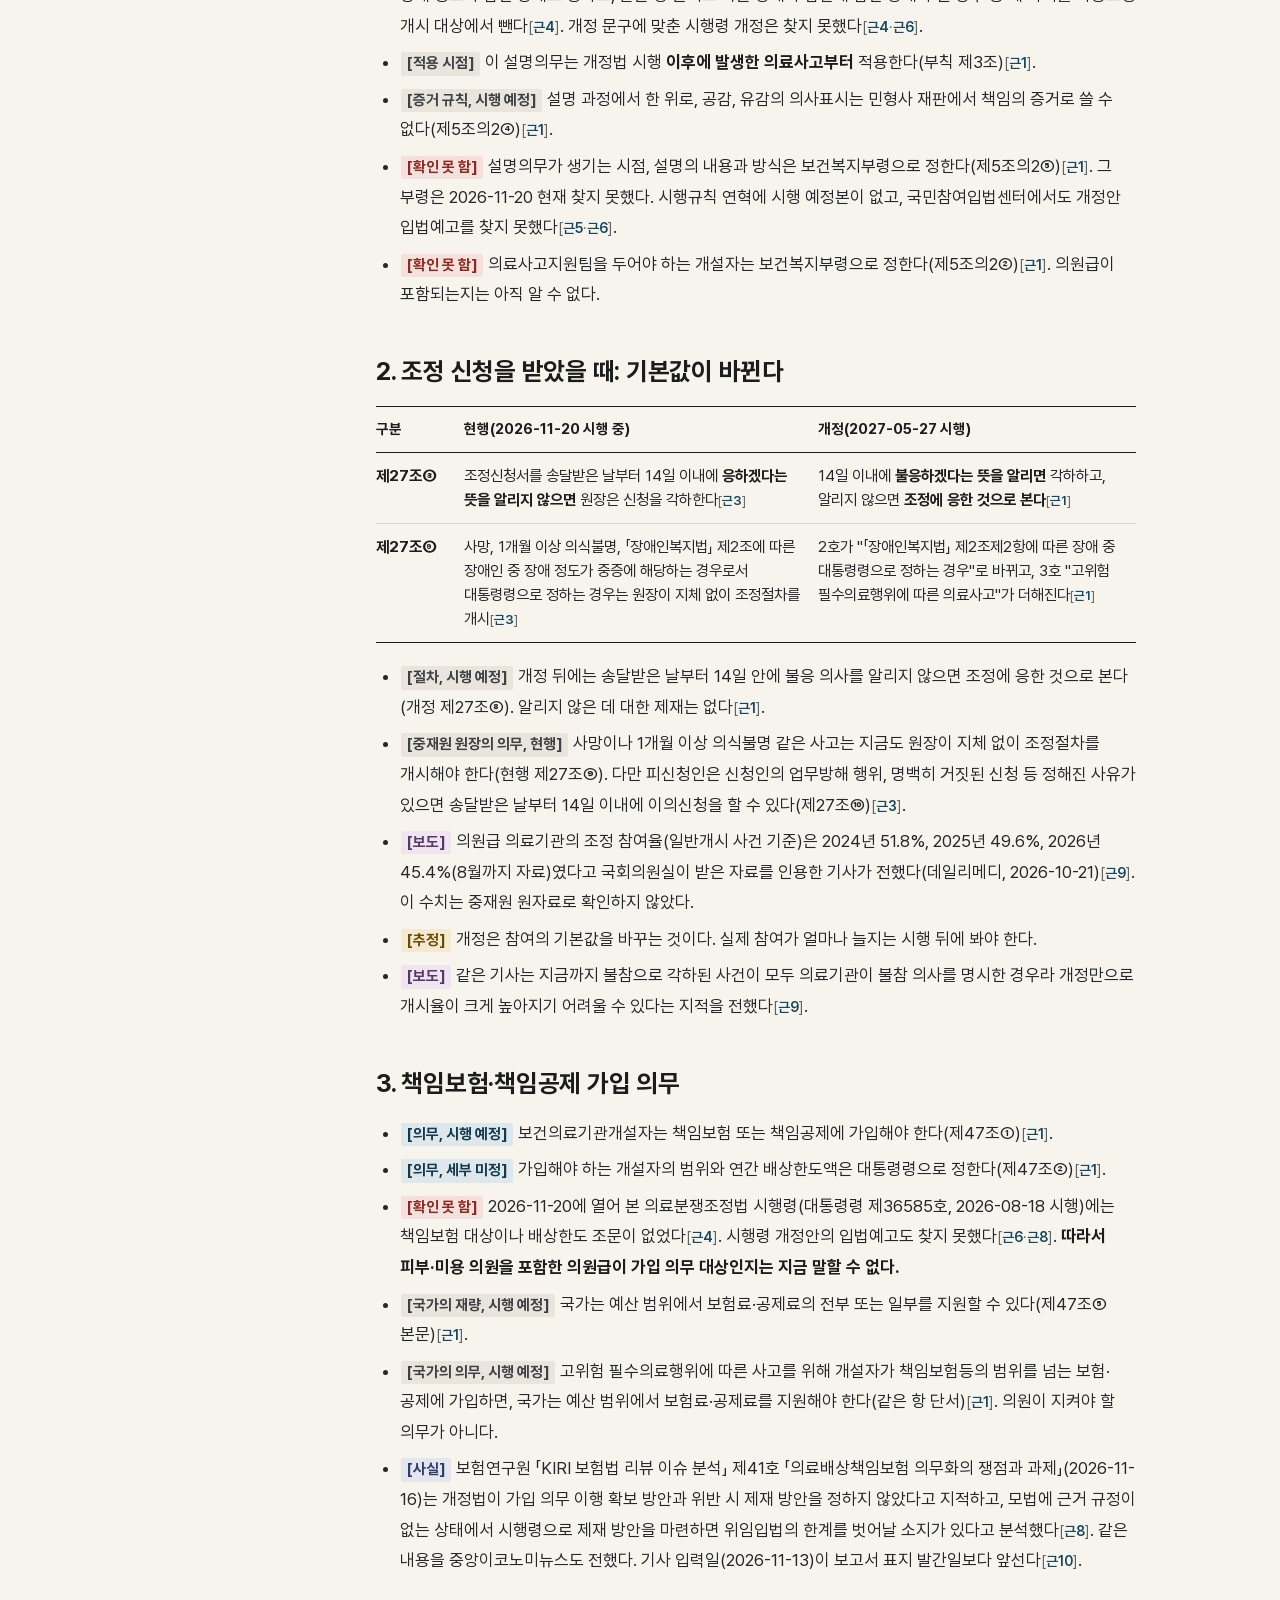
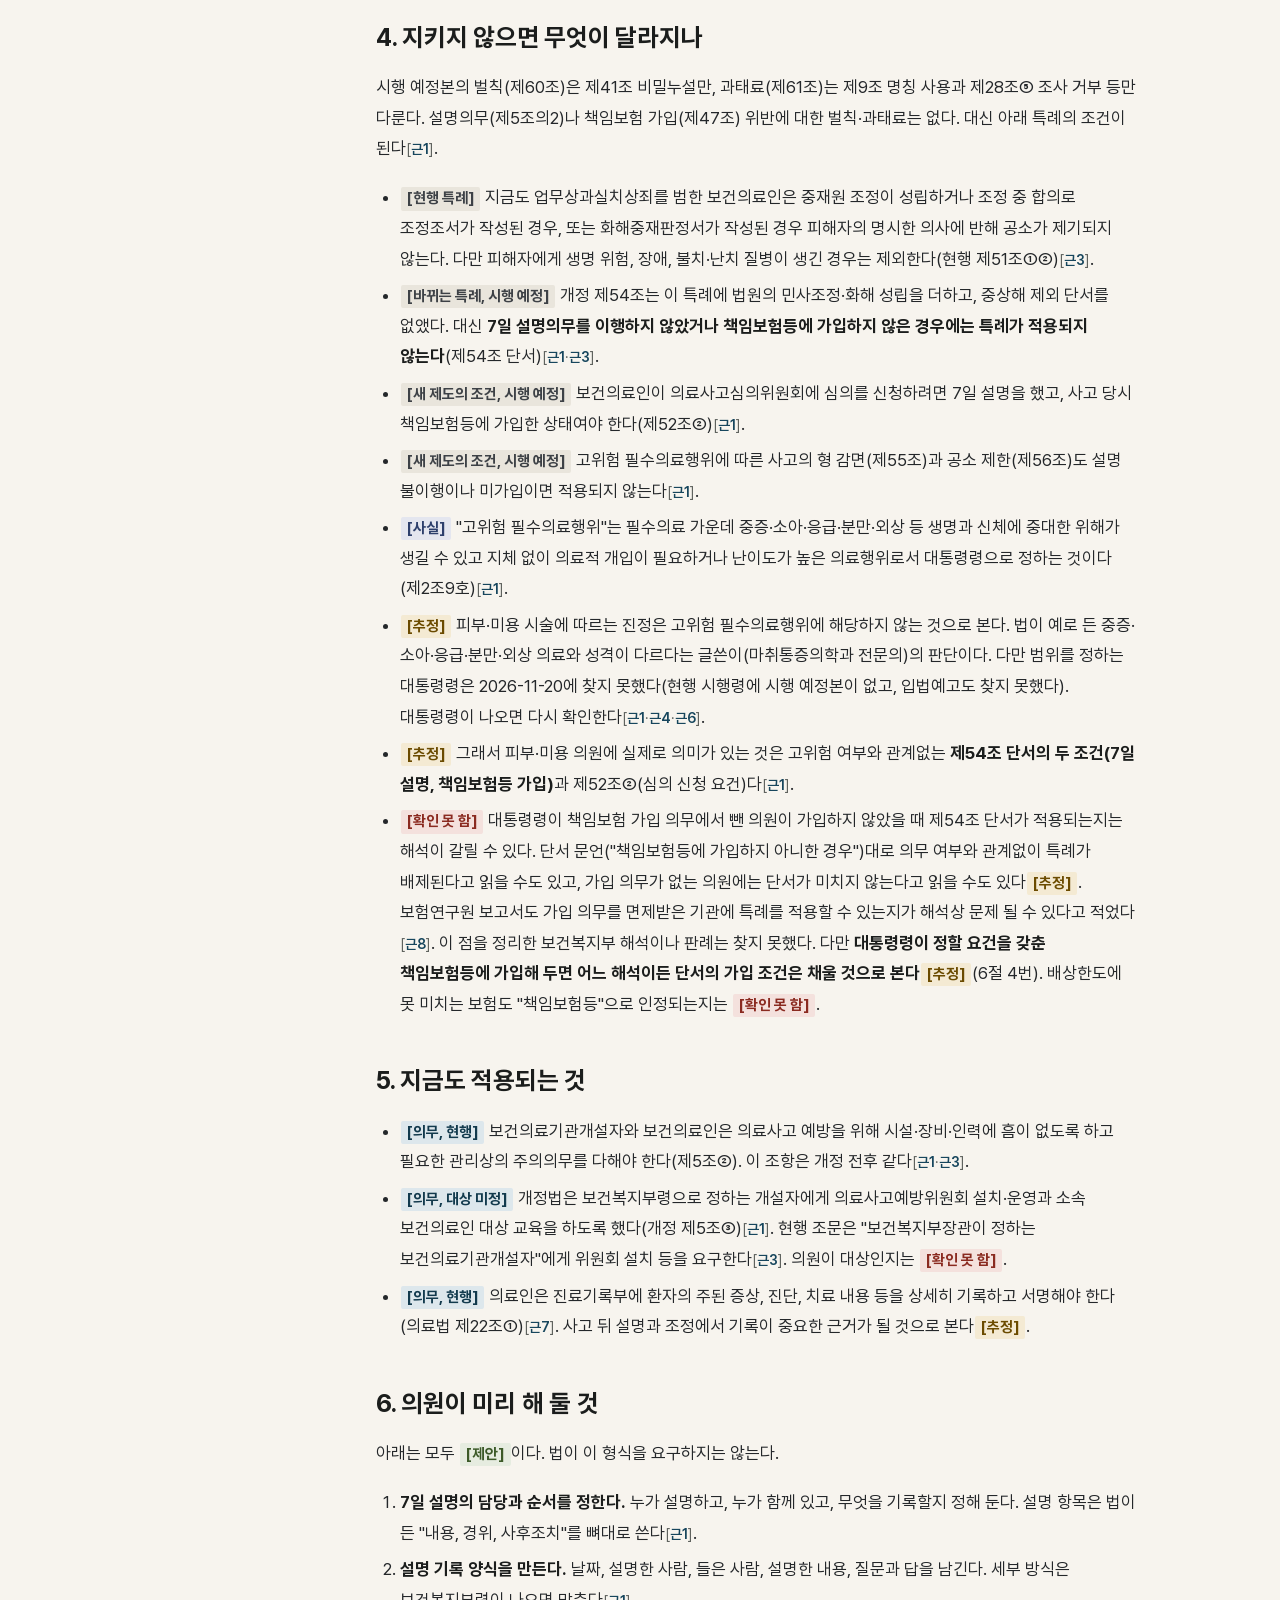
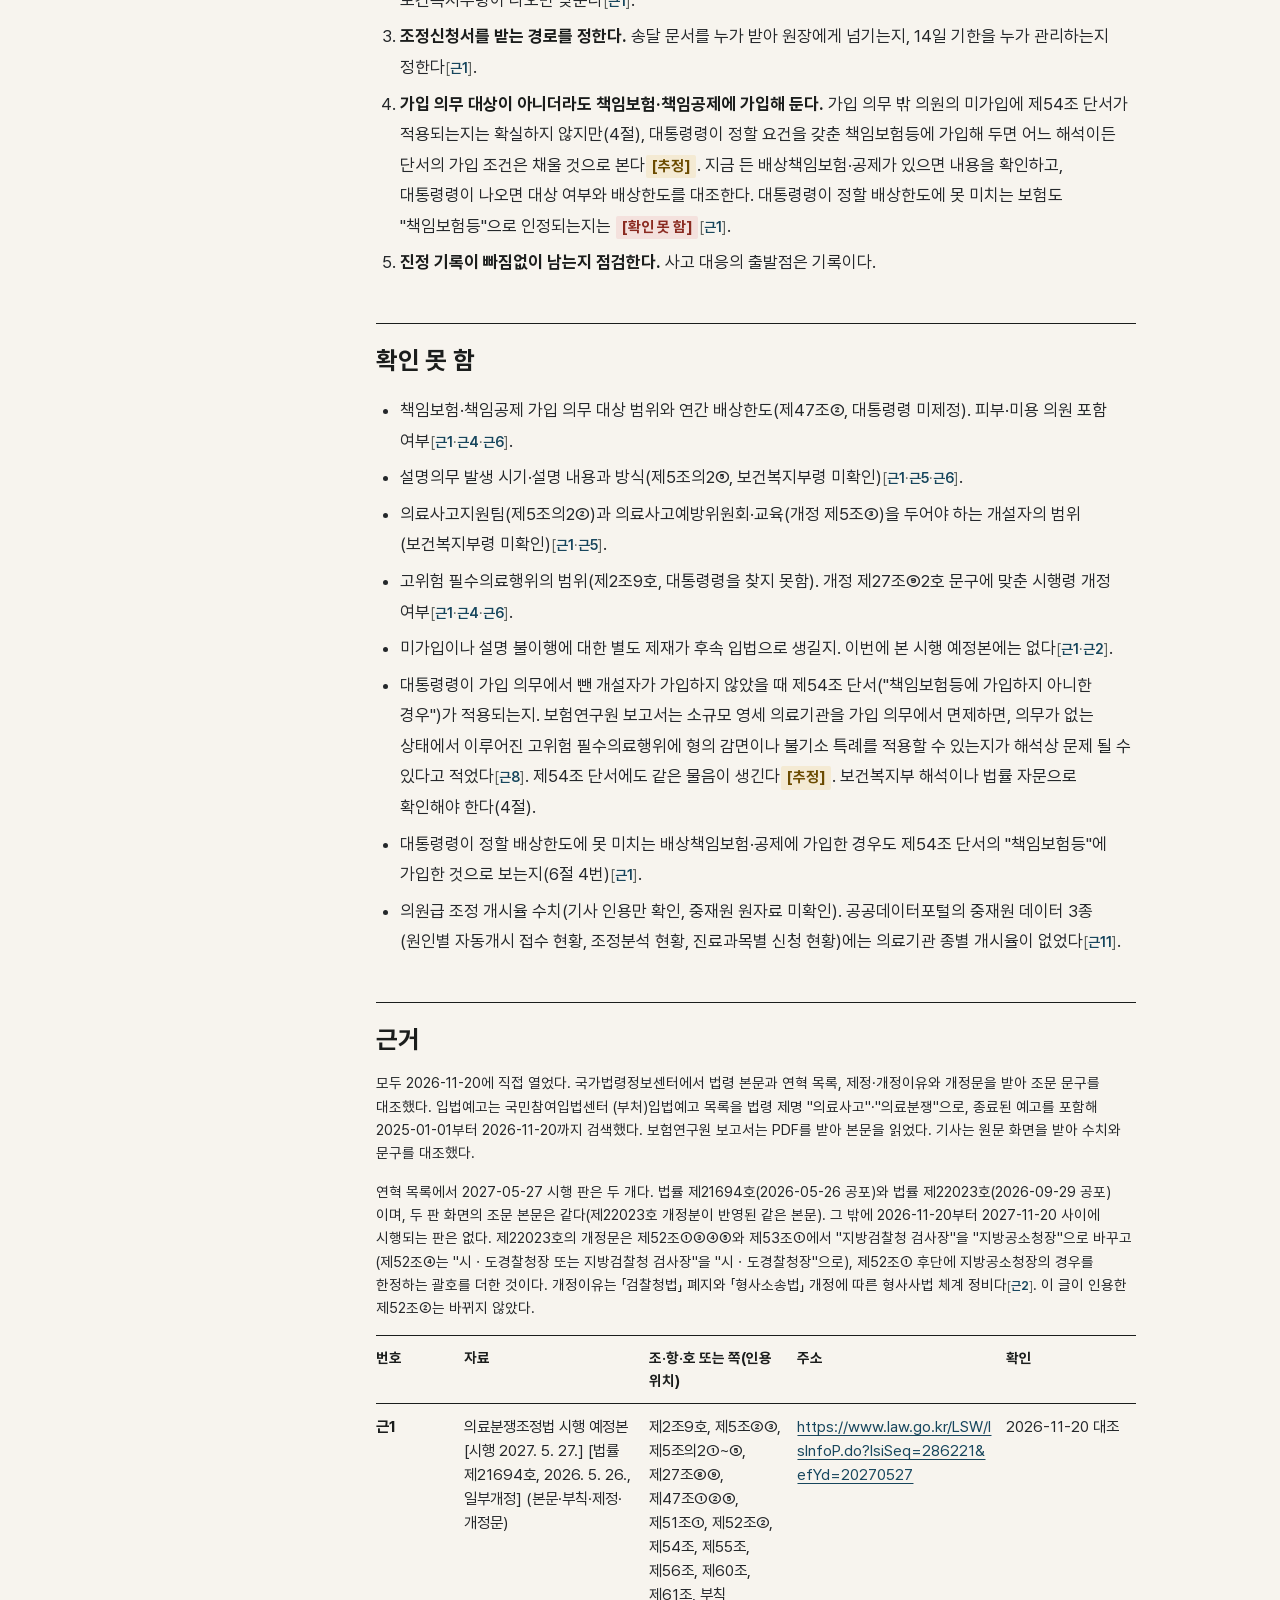
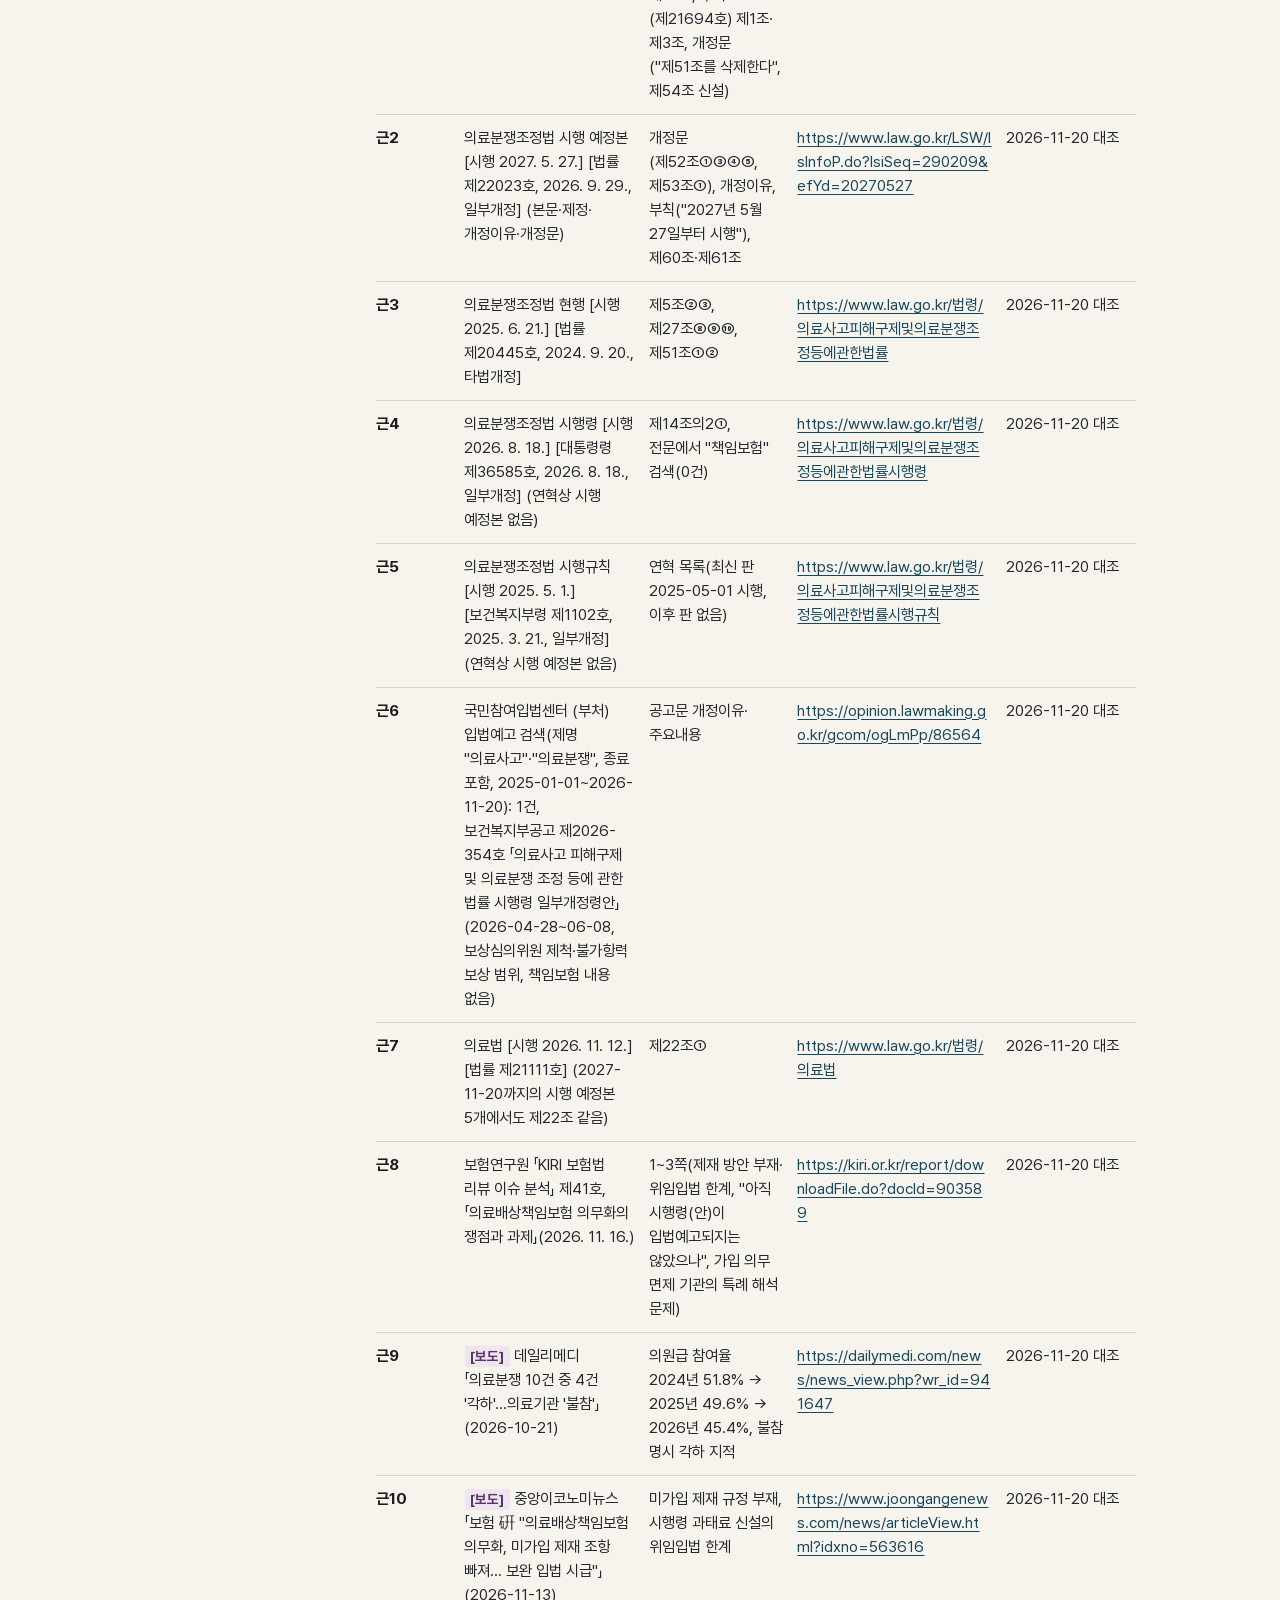
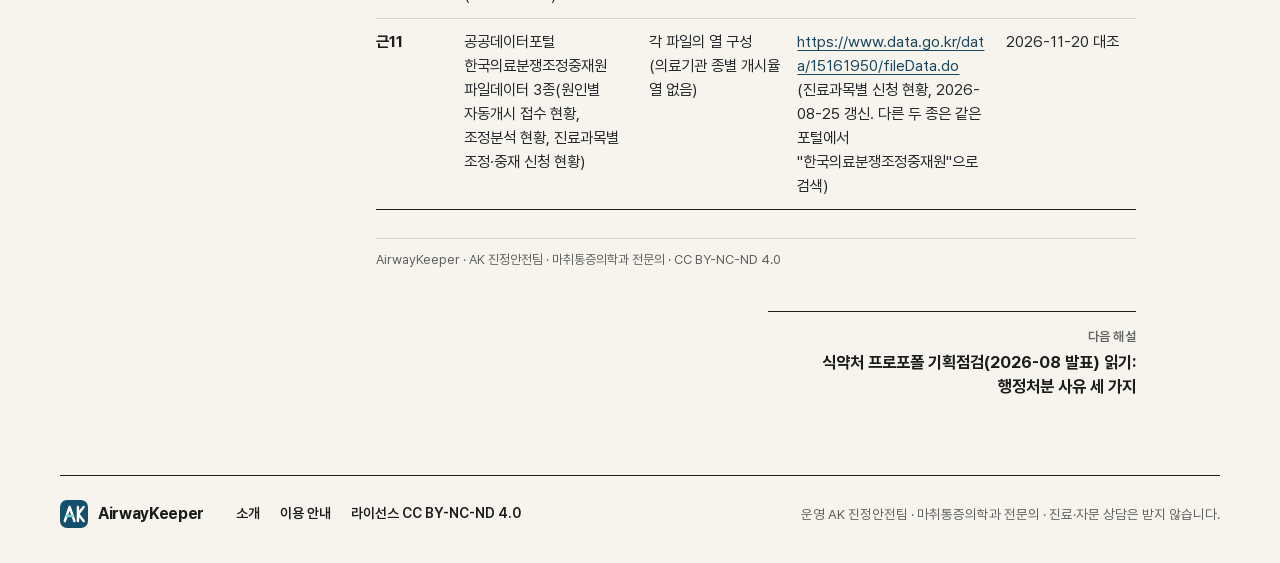
<file: law-medical-dispute-2027.html>
<!doctype html>
<html lang="ko"><head><meta charset="utf-8">
<meta name="viewport" content="width=device-width,initial-scale=1">
<title>2027년 5월 의료분쟁조정법 개정: 의원이 미리 준비할 것 — AirwayKeeper</title>
<meta name="description" content="2027년 5월 의료분쟁조정법 개정: 의원이 미리 준비할 것">
<link rel="canonical" href="https://airwaykeeper.com/law-medical-dispute-2027.html">
<meta property="og:type" content="website">
<meta property="og:site_name" content="AirwayKeeper">
<meta property="og:title" content="2027년 5월 의료분쟁조정법 개정: 의원이 미리 준비할 것 — AirwayKeeper">
<meta property="og:description" content="2027년 5월 의료분쟁조정법 개정: 의원이 미리 준비할 것">
<meta property="og:url" content="https://airwaykeeper.com/law-medical-dispute-2027.html">
<meta property="og:image" content="https://airwaykeeper.com/assets/og-home-v2.png">
<meta property="og:image:type" content="image/png">
<meta property="og:image:width" content="1200">
<meta property="og:image:height" content="630">
<meta property="og:image:alt" content="AirwayKeeper — 진정 안전의 기준을 세우다">
<meta property="og:locale" content="ko_KR">
<meta name="twitter:card" content="summary_large_image">
<meta name="twitter:title" content="2027년 5월 의료분쟁조정법 개정: 의원이 미리 준비할 것 — AirwayKeeper">
<meta name="twitter:description" content="2027년 5월 의료분쟁조정법 개정: 의원이 미리 준비할 것">
<meta name="twitter:image" content="https://airwaykeeper.com/assets/og-home-v2.png">
<meta name="twitter:image:alt" content="AirwayKeeper — 진정 안전의 기준을 세우다">
<link rel="stylesheet" href="assets/style.css">
<link rel="icon" href="assets/mark.svg" type="image/svg+xml">
</head><body>
<header class="top"><div class="wrap">
<a class="brand" href="index.html"><img src="assets/mark.svg" alt="" width="30" height="30">AirwayKeeper</a>
<nav class="nav" aria-label="주 메뉴"><a href="about.html">소개</a><a href="law.html" aria-current=page>법·제도</a><a href="checklist.html">체크리스트</a><a href="course.html">강의</a></nav>

</div></header>
<main class="wrap">
<nav class="crumb" aria-label="경로"><a href="index.html">AirwayKeeper</a><span class="sep">/</span>
<a href="law.html">법·제도</a></nav>
<div class="lhead"><div><span class="no">법·제도</span><h1>2027년 5월 의료분쟁조정법 개정: 의원이 미리 준비할 것</h1>
<div class="meta"><span><span class="ic"><svg viewBox="0 0 24 24" aria-hidden="true"><circle cx="12" cy="8.5" r="3.8"/><path d="M4.5 20c.8-3.8 3.8-6 7.5-6s6.7 2.2 7.5 6"/></svg></span>글 AK 진정안전팀 · 마취통증의학과 전문의 · 기준일 2026-11-20</span></div></div></div>
<div class="layout">
<aside class="side" aria-label="이 글의 차례"><details open><summary><span><h2>법·제도</h2>
<h3>이 글의 차례</h3></span></summary>
<ol class="toc toc-plain"><li><a href="#s1"><span>한눈에</span></a></li><li><a href="#s2"><span>1. 사고 뒤 설명: 노력의무와 7일 의무를 나눠 읽기</span></a></li><li><a href="#s3"><span>2. 조정 신청을 받았을 때: 기본값이 바뀐다</span></a></li><li><a href="#s4"><span>3. 책임보험·책임공제 가입 의무</span></a></li><li><a href="#s5"><span>4. 지키지 않으면 무엇이 달라지나</span></a></li><li><a href="#s6"><span>5. 지금도 적용되는 것</span></a></li><li><a href="#s7"><span>6. 의원이 미리 해 둘 것</span></a></li><li><a href="#unconfirmed"><span>확인 못 함</span></a></li><li><a href="#sources"><span>근거</span></a></li></ol>
<h3 class="side-h">다른 해설</h3>
<ol class="toc"><li class=cur aria-current=page><a href="law-medical-dispute-2027.html"><span class="st">1</span><span>2027년 5월 의료분쟁조정법 개정: 의원이 미리 준비할 것</span></a></li><li><a href="law-propofol-inspection-2026-08.html"><span class="st">2</span><span>식약처 프로포폴 기획점검(2026-08 발표) 읽기: 행정처분 사유 세 가지</span></a></li><li><a href="law-dur-check-2026-12.html"><span class="st">3</span><span>투약내역 조회 대상 확대(2026-08-27)와 12월 24일 DUR 확인 의무: 의무와 권고 구별하기</span></a></li><li><a href="law-sedation-consent.html"><span class="st">4</span><span>진정 설명·동의서: 의료법 제24조의2가 말하는 것과 말하지 않는 것</span></a></li><li><a href="law-certification-ads.html"><span class="st">5</span><span>&quot;진정 안전 인증&quot;, &quot;교육 이수&quot;를 광고에 써도 될까</span></a></li></ol>
<a class="back" href="law.html">해설 목록</a></details></aside>
<div>
<article class="article law"><div class="prose">
<div class="howto"><p><strong>읽는 법</strong></p>
<ul>
<li><strong><span class="tag tag-duty">[의무]</span></strong> 법률·시행령·시행규칙이 정한 것. 어겼을 때의 벌칙·처분 조문이 있으면 함께 적는다.</li>
<li><strong><span class="tag tag-rec">[권고]</span></strong> 정부 지침·안내·당부처럼 법적 강제가 없는 것.</li>
<li><strong><span class="tag tag-sug">[제안]</span></strong> 이 글이 의원에 권하는 준비. 법적 의무가 아니다.</li>
<li><strong><span class="tag tag-fact">[사실]</span></strong> 공식 자료나 발행 기관의 원문 보고서에 적힌 내용. <strong><span class="tag tag-est">[추정]</span></strong> 이 글의 해석. <strong><span class="tag tag-press">[보도]</span></strong> 기사로만 확인한 것. <strong><span class="tag tag-unk">[확인 못 함]</span></strong> 원문을 찾지 못했거나 아직 정해지지 않은 것.</li>
<li>그 밖의 표시: "시행 예정"은 공포됐지만 아직 시행되지 않은 개정 조문, "현행"은 지금 시행 중인 조문이다. "세부 미정"·"대상 미정"은 하위 법령이 아직 정하지 않은 것이다. <strong><span class="tag tag-note">[노력 규정]</span></strong>·<strong><span class="tag tag-note">[범위]</span></strong>·<strong><span class="tag tag-note">[절차]</span></strong>·<strong><span class="tag tag-note">[증거 규칙]</span></strong>·<strong><span class="tag tag-note">[적용 시점]</span></strong>·<strong><span class="tag tag-note">[현행 특례]</span></strong>·<strong><span class="tag tag-note">[바뀌는 특례]</span></strong>·<strong><span class="tag tag-note">[새 제도의 조건]</span></strong>은 조문이 정한 내용의 성격을 적은 것이고, <strong><span class="tag tag-note">[국가의 의무]</span></strong>·<strong><span class="tag tag-note">[국가의 재량]</span></strong>·<strong><span class="tag tag-note">[중재원 원장의 의무]</span></strong>는 의원이 아니라 그 주체에게 걸리는 것이다.</li>
<li><code>[근n]</code>은 글 끝 "근거" 표의 번호다.</li>
<li>이 글은 일반 정보다. 구체적인 사안의 법률 판단은 변호사에게 확인해야 한다.</li>
</ul>
</div>
<h2 id="s1">한눈에</h2>
<ol>
<li>「의료사고 피해구제 및 의료분쟁 조정 등에 관한 법률」(이하 의료분쟁조정법) 개정법은 <strong>2027년 5월 27일</strong> 시행된다. 법률 제21694호로 2026년 5월 26일 공포됐고, 부칙 제1조가 "공포 후 1년이 경과한 날부터 시행"으로 정했다<span class="cite">[<a href="#ref-1">근1</a>]</span>.</li>
<li>의원에 직접 닿는 변화는 세 가지다. 사망·1개월 이상 의식불명·중증 장애 사고(고위험 필수의료행위에 따른 사고 포함) 뒤 <strong>7일 안 설명의무</strong>(제5조의2①), 조정 신청에 <strong>불응하려면 14일 안에 알려야</strong> 하는 구조(제27조⑧), 개설자의 <strong>책임보험·책임공제 가입 의무</strong>(제47조)<span class="cite">[<a href="#ref-1">근1</a>]</span>.</li>
<li>책임보험 가입 의무가 <strong>어느 의료기관까지 미치는지는 아직 정해지지 않았다.</strong> 법은 범위와 배상한도를 대통령령에 맡겼고, 2026-11-20에 열어 본 현행 시행령에는 관련 조문이 없었다<span class="cite">[<a href="#ref-1">근1</a>·<a href="#ref-4">근4</a>]</span>.</li>
<li>설명의무와 책임보험 의무를 어겼을 때 이 법 안에서 직접 붙는 벌칙·과태료 조문은 없다(개정 제60조·제61조)<span class="cite">[<a href="#ref-1">근1</a>]</span>. 대신 <strong>형사 특례의 조건</strong>이 된다. 현행법에도 조정이 성립하면 업무상과실치상죄를 피해자 의사에 반해 공소 제기할 수 없게 하는 특례가 있다(현행 제51조)<span class="cite">[<a href="#ref-3">근3</a>]</span>. 개정법은 현행 제51조를 삭제하고 같은 취지의 특례를 제54조로 새로 두어 넓히면서, 7일 설명을 하지 않았거나 책임보험등에 가입하지 않았으면 적용하지 않는다는 단서를 붙였다<span class="cite">[<a href="#ref-1">근1</a>]</span>. 의원 입장에서는 <strong>지금 있는 특례를 잃을 수 있다</strong>는 뜻이다<span class="tag tag-est">[추정]</span>.</li>
</ol>
<h2 id="s2">1. 사고 뒤 설명: 노력의무와 7일 의무를 나눠 읽기</h2>
<ul>
<li><strong><span class="tag tag-note">[노력 규정, 시행 예정]</span></strong> 보건의료기관개설자 또는 의료사고 당사자인 보건의료인은 의료사고가 나면 환자 또는 보호자에게 의료사고의 내용과 경위 등을 충분히 설명하도록 노력해야 한다(제5조의2① 본문). 조문 표현은 "노력하여야 한다"이다<span class="cite">[<a href="#ref-1">근1</a>]</span>.</li>
<li><strong><span class="tag tag-duty">[의무, 시행 예정]</span></strong> 다만 제27조⑨에 해당하는 의료사고가 나면, 그 사실을 안 날부터 <strong>7일 이내</strong>에 의료사고의 내용, 경위, 사후조치 등을 설명해야 한다(제5조의2① 단서)<span class="cite">[<a href="#ref-1">근1</a>]</span>.</li>
<li><strong><span class="tag tag-note">[범위, 시행 예정]</span></strong> 제27조⑨에 해당하는 사고는 사망, 1개월 이상의 의식불명, 「장애인복지법」 제2조제2항에 따른 장애 중 대통령령으로 정하는 경우, 고위험 필수의료행위에 따른 의료사고다(개정 제27조⑨)<span class="cite">[<a href="#ref-1">근1</a>]</span>. 장애의 범위는 현행 시행령 제14조의2①이 「장애인복지법 시행령」 별표 1에 따른 장애(자폐성장애·정신장애 제외) 중 장애 정도가 심한 장애로 정하고, 같은 항 단서로 기존 장애와 합산해 심한 장애가 된 경우 등 세 가지를 자동조정 개시 대상에서 뺀다<span class="cite">[<a href="#ref-4">근4</a>]</span>. 개정 문구에 맞춘 시행령 개정은 찾지 못했다<span class="cite">[<a href="#ref-4">근4</a>·<a href="#ref-6">근6</a>]</span>.</li>
<li><strong><span class="tag tag-note">[적용 시점]</span></strong> 이 설명의무는 개정법 시행 <strong>이후에 발생한 의료사고부터</strong> 적용한다(부칙 제3조)<span class="cite">[<a href="#ref-1">근1</a>]</span>.</li>
<li><strong><span class="tag tag-note">[증거 규칙, 시행 예정]</span></strong> 설명 과정에서 한 위로, 공감, 유감의 의사표시는 민형사 재판에서 책임의 증거로 쓸 수 없다(제5조의2④)<span class="cite">[<a href="#ref-1">근1</a>]</span>.</li>
<li><strong><span class="tag tag-unk">[확인 못 함]</span></strong> 설명의무가 생기는 시점, 설명의 내용과 방식은 보건복지부령으로 정한다(제5조의2⑤)<span class="cite">[<a href="#ref-1">근1</a>]</span>. 그 부령은 2026-11-20 현재 찾지 못했다. 시행규칙 연혁에 시행 예정본이 없고, 국민참여입법센터에서도 개정안 입법예고를 찾지 못했다<span class="cite">[<a href="#ref-5">근5</a>·<a href="#ref-6">근6</a>]</span>.</li>
<li><strong><span class="tag tag-unk">[확인 못 함]</span></strong> 의료사고지원팀을 두어야 하는 개설자는 보건복지부령으로 정한다(제5조의2②)<span class="cite">[<a href="#ref-1">근1</a>]</span>. 의원급이 포함되는지는 아직 알 수 없다.</li>
</ul>
<h2 id="s3">2. 조정 신청을 받았을 때: 기본값이 바뀐다</h2>
<div class="table-wrap"><table>
<thead>
<tr>
<th>구분</th>
<th>현행(2026-11-20 시행 중)</th>
<th>개정(2027-05-27 시행)</th>
</tr>
</thead>
<tbody>
<tr>
<td>제27조⑧</td>
<td>조정신청서를 송달받은 날부터 14일 이내에 <strong>응하겠다는 뜻을 알리지 않으면</strong> 원장은 신청을 각하한다<span class="cite">[<a href="#ref-3">근3</a>]</span></td>
<td>14일 이내에 <strong>불응하겠다는 뜻을 알리면</strong> 각하하고, 알리지 않으면 <strong>조정에 응한 것으로 본다</strong><span class="cite">[<a href="#ref-1">근1</a>]</span></td>
</tr>
<tr>
<td>제27조⑨</td>
<td>사망, 1개월 이상 의식불명, 「장애인복지법」 제2조에 따른 장애인 중 장애 정도가 중증에 해당하는 경우로서 대통령령으로 정하는 경우는 원장이 지체 없이 조정절차를 개시<span class="cite">[<a href="#ref-3">근3</a>]</span></td>
<td>2호가 "「장애인복지법」 제2조제2항에 따른 장애 중 대통령령으로 정하는 경우"로 바뀌고, 3호 "고위험 필수의료행위에 따른 의료사고"가 더해진다<span class="cite">[<a href="#ref-1">근1</a>]</span></td>
</tr>
</tbody>
</table></div>
<ul>
<li><strong><span class="tag tag-note">[절차, 시행 예정]</span></strong> 개정 뒤에는 송달받은 날부터 14일 안에 불응 의사를 알리지 않으면 조정에 응한 것으로 본다(개정 제27조⑧). 알리지 않은 데 대한 제재는 없다<span class="cite">[<a href="#ref-1">근1</a>]</span>.</li>
<li><strong><span class="tag tag-note">[중재원 원장의 의무, 현행]</span></strong> 사망이나 1개월 이상 의식불명 같은 사고는 지금도 원장이 지체 없이 조정절차를 개시해야 한다(현행 제27조⑨). 다만 피신청인은 신청인의 업무방해 행위, 명백히 거짓된 신청 등 정해진 사유가 있으면 송달받은 날부터 14일 이내에 이의신청을 할 수 있다(제27조⑩)<span class="cite">[<a href="#ref-3">근3</a>]</span>.</li>
<li><strong><span class="tag tag-press">[보도]</span></strong> 의원급 의료기관의 조정 참여율(일반개시 사건 기준)은 2024년 51.8%, 2025년 49.6%, 2026년 45.4%(8월까지 자료)였다고 국회의원실이 받은 자료를 인용한 기사가 전했다(데일리메디, 2026-10-21)<span class="cite">[<a href="#ref-9">근9</a>]</span>. 이 수치는 중재원 원자료로 확인하지 않았다.</li>
<li><strong><span class="tag tag-est">[추정]</span></strong> 개정은 참여의 기본값을 바꾸는 것이다. 실제 참여가 얼마나 늘지는 시행 뒤에 봐야 한다.</li>
<li><strong><span class="tag tag-press">[보도]</span></strong> 같은 기사는 지금까지 불참으로 각하된 사건이 모두 의료기관이 불참 의사를 명시한 경우라 개정만으로 개시율이 크게 높아지기 어려울 수 있다는 지적을 전했다<span class="cite">[<a href="#ref-9">근9</a>]</span>.</li>
</ul>
<h2 id="s4">3. 책임보험·책임공제 가입 의무</h2>
<ul>
<li><strong><span class="tag tag-duty">[의무, 시행 예정]</span></strong> 보건의료기관개설자는 책임보험 또는 책임공제에 가입해야 한다(제47조①)<span class="cite">[<a href="#ref-1">근1</a>]</span>.</li>
<li><strong><span class="tag tag-duty">[의무, 세부 미정]</span></strong> 가입해야 하는 개설자의 범위와 연간 배상한도액은 대통령령으로 정한다(제47조②)<span class="cite">[<a href="#ref-1">근1</a>]</span>.</li>
<li><strong><span class="tag tag-unk">[확인 못 함]</span></strong> 2026-11-20에 열어 본 의료분쟁조정법 시행령(대통령령 제36585호, 2026-08-18 시행)에는 책임보험 대상이나 배상한도 조문이 없었다<span class="cite">[<a href="#ref-4">근4</a>]</span>. 시행령 개정안의 입법예고도 찾지 못했다<span class="cite">[<a href="#ref-6">근6</a>·<a href="#ref-8">근8</a>]</span>. <strong>따라서 피부·미용 의원을 포함한 의원급이 가입 의무 대상인지는 지금 말할 수 없다.</strong></li>
<li><strong><span class="tag tag-note">[국가의 재량, 시행 예정]</span></strong> 국가는 예산 범위에서 보험료·공제료의 전부 또는 일부를 지원할 수 있다(제47조⑤ 본문)<span class="cite">[<a href="#ref-1">근1</a>]</span>.</li>
<li><strong><span class="tag tag-note">[국가의 의무, 시행 예정]</span></strong> 고위험 필수의료행위에 따른 사고를 위해 개설자가 책임보험등의 범위를 넘는 보험·공제에 가입하면, 국가는 예산 범위에서 보험료·공제료를 지원해야 한다(같은 항 단서)<span class="cite">[<a href="#ref-1">근1</a>]</span>. 의원이 지켜야 할 의무가 아니다.</li>
<li><strong><span class="tag tag-fact">[사실]</span></strong> 보험연구원 「KIRI 보험법 리뷰 이슈 분석」 제41호 「의료배상책임보험 의무화의 쟁점과 과제」(2026-11-16)는 개정법이 가입 의무 이행 확보 방안과 위반 시 제재 방안을 정하지 않았다고 지적하고, 모법에 근거 규정이 없는 상태에서 시행령으로 제재 방안을 마련하면 위임입법의 한계를 벗어날 소지가 있다고 분석했다<span class="cite">[<a href="#ref-8">근8</a>]</span>. 같은 내용을 중앙이코노미뉴스도 전했다. 기사 입력일(2026-11-13)이 보고서 표지 발간일보다 앞선다<span class="cite">[<a href="#ref-10">근10</a>]</span>.</li>
</ul>
<h2 id="s5">4. 지키지 않으면 무엇이 달라지나</h2>
<p>시행 예정본의 벌칙(제60조)은 제41조 비밀누설만, 과태료(제61조)는 제9조 명칭 사용과 제28조⑤ 조사 거부 등만 다룬다. 설명의무(제5조의2)나 책임보험 가입(제47조) 위반에 대한 벌칙·과태료는 없다. 대신 아래 특례의 조건이 된다<span class="cite">[<a href="#ref-1">근1</a>]</span>.</p>
<ul>
<li><strong><span class="tag tag-note">[현행 특례]</span></strong> 지금도 업무상과실치상죄를 범한 보건의료인은 중재원 조정이 성립하거나 조정 중 합의로 조정조서가 작성된 경우, 또는 화해중재판정서가 작성된 경우 피해자의 명시한 의사에 반해 공소가 제기되지 않는다. 다만 피해자에게 생명 위험, 장애, 불치·난치 질병이 생긴 경우는 제외한다(현행 제51조①②)<span class="cite">[<a href="#ref-3">근3</a>]</span>.</li>
<li><strong><span class="tag tag-note">[바뀌는 특례, 시행 예정]</span></strong> 개정 제54조는 이 특례에 법원의 민사조정·화해 성립을 더하고, 중상해 제외 단서를 없앴다. 대신 <strong>7일 설명의무를 이행하지 않았거나 책임보험등에 가입하지 않은 경우에는 특례가 적용되지 않는다</strong>(제54조 단서)<span class="cite">[<a href="#ref-1">근1</a>·<a href="#ref-3">근3</a>]</span>.</li>
<li><strong><span class="tag tag-note">[새 제도의 조건, 시행 예정]</span></strong> 보건의료인이 의료사고심의위원회에 심의를 신청하려면 7일 설명을 했고, 사고 당시 책임보험등에 가입한 상태여야 한다(제52조②)<span class="cite">[<a href="#ref-1">근1</a>]</span>.</li>
<li><strong><span class="tag tag-note">[새 제도의 조건, 시행 예정]</span></strong> 고위험 필수의료행위에 따른 사고의 형 감면(제55조)과 공소 제한(제56조)도 설명 불이행이나 미가입이면 적용되지 않는다<span class="cite">[<a href="#ref-1">근1</a>]</span>.</li>
<li><strong><span class="tag tag-fact">[사실]</span></strong> "고위험 필수의료행위"는 필수의료 가운데 중증·소아·응급·분만·외상 등 생명과 신체에 중대한 위해가 생길 수 있고 지체 없이 의료적 개입이 필요하거나 난이도가 높은 의료행위로서 대통령령으로 정하는 것이다(제2조9호)<span class="cite">[<a href="#ref-1">근1</a>]</span>.</li>
<li><strong><span class="tag tag-est">[추정]</span></strong> 피부·미용 시술에 따르는 진정은 고위험 필수의료행위에 해당하지 않는 것으로 본다. 법이 예로 든 중증·소아·응급·분만·외상 의료와 성격이 다르다는 글쓴이(마취통증의학과 전문의)의 판단이다. 다만 범위를 정하는 대통령령은 2026-11-20에 찾지 못했다(현행 시행령에 시행 예정본이 없고, 입법예고도 찾지 못했다). 대통령령이 나오면 다시 확인한다<span class="cite">[<a href="#ref-1">근1</a>·<a href="#ref-4">근4</a>·<a href="#ref-6">근6</a>]</span>.</li>
<li><strong><span class="tag tag-est">[추정]</span></strong> 그래서 피부·미용 의원에 실제로 의미가 있는 것은 고위험 여부와 관계없는 <strong>제54조 단서의 두 조건(7일 설명, 책임보험등 가입)</strong>과 제52조②(심의 신청 요건)다<span class="cite">[<a href="#ref-1">근1</a>]</span>.</li>
<li><strong><span class="tag tag-unk">[확인 못 함]</span></strong> 대통령령이 책임보험 가입 의무에서 뺀 의원이 가입하지 않았을 때 제54조 단서가 적용되는지는 해석이 갈릴 수 있다. 단서 문언("책임보험등에 가입하지 아니한 경우")대로 의무 여부와 관계없이 특례가 배제된다고 읽을 수도 있고, 가입 의무가 없는 의원에는 단서가 미치지 않는다고 읽을 수도 있다<span class="tag tag-est">[추정]</span>. 보험연구원 보고서도 가입 의무를 면제받은 기관에 특례를 적용할 수 있는지가 해석상 문제 될 수 있다고 적었다<span class="cite">[<a href="#ref-8">근8</a>]</span>. 이 점을 정리한 보건복지부 해석이나 판례는 찾지 못했다. 다만 <strong>대통령령이 정할 요건을 갖춘 책임보험등에 가입해 두면 어느 해석이든 단서의 가입 조건은 채울 것으로 본다</strong><span class="tag tag-est">[추정]</span>(6절 4번). 배상한도에 못 미치는 보험도 "책임보험등"으로 인정되는지는 <span class="tag tag-unk">[확인 못 함]</span>.</li>
</ul>
<h2 id="s6">5. 지금도 적용되는 것</h2>
<ul>
<li><strong><span class="tag tag-duty">[의무, 현행]</span></strong> 보건의료기관개설자와 보건의료인은 의료사고 예방을 위해 시설·장비·인력에 흠이 없도록 하고 필요한 관리상의 주의의무를 다해야 한다(제5조②). 이 조항은 개정 전후 같다<span class="cite">[<a href="#ref-1">근1</a>·<a href="#ref-3">근3</a>]</span>.</li>
<li><strong><span class="tag tag-duty">[의무, 대상 미정]</span></strong> 개정법은 보건복지부령으로 정하는 개설자에게 의료사고예방위원회 설치·운영과 소속 보건의료인 대상 교육을 하도록 했다(개정 제5조③)<span class="cite">[<a href="#ref-1">근1</a>]</span>. 현행 조문은 "보건복지부장관이 정하는 보건의료기관개설자"에게 위원회 설치 등을 요구한다<span class="cite">[<a href="#ref-3">근3</a>]</span>. 의원이 대상인지는 <span class="tag tag-unk">[확인 못 함]</span>.</li>
<li><strong><span class="tag tag-duty">[의무, 현행]</span></strong> 의료인은 진료기록부에 환자의 주된 증상, 진단, 치료 내용 등을 상세히 기록하고 서명해야 한다(의료법 제22조①)<span class="cite">[<a href="#ref-7">근7</a>]</span>. 사고 뒤 설명과 조정에서 기록이 중요한 근거가 될 것으로 본다<span class="tag tag-est">[추정]</span>.</li>
</ul>
<h2 id="s7">6. 의원이 미리 해 둘 것</h2>
<p>아래는 모두 <strong><span class="tag tag-sug">[제안]</span></strong>이다. 법이 이 형식을 요구하지는 않는다.</p>
<ol>
<li><strong>7일 설명의 담당과 순서를 정한다.</strong> 누가 설명하고, 누가 함께 있고, 무엇을 기록할지 정해 둔다. 설명 항목은 법이 든 "내용, 경위, 사후조치"를 뼈대로 쓴다<span class="cite">[<a href="#ref-1">근1</a>]</span>.</li>
<li><strong>설명 기록 양식을 만든다.</strong> 날짜, 설명한 사람, 들은 사람, 설명한 내용, 질문과 답을 남긴다. 세부 방식은 보건복지부령이 나오면 맞춘다<span class="cite">[<a href="#ref-1">근1</a>]</span>.</li>
<li><strong>조정신청서를 받는 경로를 정한다.</strong> 송달 문서를 누가 받아 원장에게 넘기는지, 14일 기한을 누가 관리하는지 정한다<span class="cite">[<a href="#ref-1">근1</a>]</span>.</li>
<li><strong>가입 의무 대상이 아니더라도 책임보험·책임공제에 가입해 둔다.</strong> 가입 의무 밖 의원의 미가입에 제54조 단서가 적용되는지는 확실하지 않지만(4절), 대통령령이 정할 요건을 갖춘 책임보험등에 가입해 두면 어느 해석이든 단서의 가입 조건은 채울 것으로 본다<span class="tag tag-est">[추정]</span>. 지금 든 배상책임보험·공제가 있으면 내용을 확인하고, 대통령령이 나오면 대상 여부와 배상한도를 대조한다. 대통령령이 정할 배상한도에 못 미치는 보험도 "책임보험등"으로 인정되는지는 <span class="tag tag-unk">[확인 못 함]</span><span class="cite">[<a href="#ref-1">근1</a>]</span>.</li>
<li><strong>진정 기록이 빠짐없이 남는지 점검한다.</strong> 사고 대응의 출발점은 기록이다.</li>
</ol>
<h2 id="unconfirmed" class="end-h">확인 못 함</h2>
<ul>
<li>책임보험·책임공제 가입 의무 대상 범위와 연간 배상한도(제47조②, 대통령령 미제정). 피부·미용 의원 포함 여부<span class="cite">[<a href="#ref-1">근1</a>·<a href="#ref-4">근4</a>·<a href="#ref-6">근6</a>]</span>.</li>
<li>설명의무 발생 시기·설명 내용과 방식(제5조의2⑤, 보건복지부령 미확인)<span class="cite">[<a href="#ref-1">근1</a>·<a href="#ref-5">근5</a>·<a href="#ref-6">근6</a>]</span>.</li>
<li>의료사고지원팀(제5조의2②)과 의료사고예방위원회·교육(개정 제5조③)을 두어야 하는 개설자의 범위(보건복지부령 미확인)<span class="cite">[<a href="#ref-1">근1</a>·<a href="#ref-5">근5</a>]</span>.</li>
<li>고위험 필수의료행위의 범위(제2조9호, 대통령령을 찾지 못함). 개정 제27조⑨2호 문구에 맞춘 시행령 개정 여부<span class="cite">[<a href="#ref-1">근1</a>·<a href="#ref-4">근4</a>·<a href="#ref-6">근6</a>]</span>.</li>
<li>미가입이나 설명 불이행에 대한 별도 제재가 후속 입법으로 생길지. 이번에 본 시행 예정본에는 없다<span class="cite">[<a href="#ref-1">근1</a>·<a href="#ref-2">근2</a>]</span>.</li>
<li>대통령령이 가입 의무에서 뺀 개설자가 가입하지 않았을 때 제54조 단서("책임보험등에 가입하지 아니한 경우")가 적용되는지. 보험연구원 보고서는 소규모 영세 의료기관을 가입 의무에서 면제하면, 의무가 없는 상태에서 이루어진 고위험 필수의료행위에 형의 감면이나 불기소 특례를 적용할 수 있는지가 해석상 문제 될 수 있다고 적었다<span class="cite">[<a href="#ref-8">근8</a>]</span>. 제54조 단서에도 같은 물음이 생긴다<span class="tag tag-est">[추정]</span>. 보건복지부 해석이나 법률 자문으로 확인해야 한다(4절).</li>
<li>대통령령이 정할 배상한도에 못 미치는 배상책임보험·공제에 가입한 경우도 제54조 단서의 "책임보험등"에 가입한 것으로 보는지(6절 4번)<span class="cite">[<a href="#ref-1">근1</a>]</span>.</li>
<li>의원급 조정 개시율 수치(기사 인용만 확인, 중재원 원자료 미확인). 공공데이터포털의 중재원 데이터 3종(원인별 자동개시 접수 현황, 조정분석 현황, 진료과목별 신청 현황)에는 의료기관 종별 개시율이 없었다<span class="cite">[<a href="#ref-11">근11</a>]</span>.</li>
</ul>
<h2 id="sources" class="end-h">근거</h2>
<p>모두 2026-11-20에 직접 열었다. 국가법령정보센터에서 법령 본문과 연혁 목록, 제정·개정이유와 개정문을 받아 조문 문구를 대조했다. 입법예고는 국민참여입법센터 (부처)입법예고 목록을 법령 제명 "의료사고"·"의료분쟁"으로, 종료된 예고를 포함해 2025-01-01부터 2026-11-20까지 검색했다. 보험연구원 보고서는 PDF를 받아 본문을 읽었다. 기사는 원문 화면을 받아 수치와 문구를 대조했다.</p>
<p>연혁 목록에서 2027-05-27 시행 판은 두 개다. 법률 제21694호(2026-05-26 공포)와 법률 제22023호(2026-09-29 공포)이며, 두 판 화면의 조문 본문은 같다(제22023호 개정분이 반영된 같은 본문). 그 밖에 2026-11-20부터 2027-11-20 사이에 시행되는 판은 없다. 제22023호의 개정문은 제52조①③④⑤와 제53조①에서 "지방검찰청 검사장"을 "지방공소청장"으로 바꾸고(제52조④는 "시ㆍ도경찰청장 또는 지방검찰청 검사장"을 "시ㆍ도경찰청장"으로), 제52조① 후단에 지방공소청장의 경우를 한정하는 괄호를 더한 것이다. 개정이유는 「검찰청법」 폐지와 「형사소송법」 개정에 따른 형사사법 체계 정비다<span class="cite">[<a href="#ref-2">근2</a>]</span>. 이 글이 인용한 제52조②는 바뀌지 않았다.</p>
<div class="table-wrap"><table>
<thead>
<tr>
<th>번호</th>
<th>자료</th>
<th>조·항·호 또는 쪽(인용 위치)</th>
<th>주소</th>
<th>확인</th>
</tr>
</thead>
<tbody>
<tr id="ref-1">
<td>근1</td>
<td>의료분쟁조정법 시행 예정본 [시행 2027. 5. 27.] [법률 제21694호, 2026. 5. 26., 일부개정] (본문·부칙·제정·개정문)</td>
<td>제2조9호, 제5조②③, 제5조의2①~⑤, 제27조⑧⑨, 제47조①②⑤, 제51조①, 제52조②, 제54조, 제55조, 제56조, 제60조, 제61조, 부칙(제21694호) 제1조·제3조, 개정문("제51조를 삭제한다", 제54조 신설)</td>
<td><a href="https://www.law.go.kr/LSW/lsInfoP.do?lsiSeq=286221&amp;efYd=20270527" rel="noreferrer">https://www.law.go.kr/LSW/lsInfoP.do?lsiSeq=286221&amp;efYd=20270527</a></td>
<td>2026-11-20 대조</td>
</tr>
<tr id="ref-2">
<td>근2</td>
<td>의료분쟁조정법 시행 예정본 [시행 2027. 5. 27.] [법률 제22023호, 2026. 9. 29., 일부개정] (본문·제정·개정이유·개정문)</td>
<td>개정문(제52조①③④⑤, 제53조①), 개정이유, 부칙("2027년 5월 27일부터 시행"), 제60조·제61조</td>
<td><a href="https://www.law.go.kr/LSW/lsInfoP.do?lsiSeq=290209&amp;efYd=20270527" rel="noreferrer">https://www.law.go.kr/LSW/lsInfoP.do?lsiSeq=290209&amp;efYd=20270527</a></td>
<td>2026-11-20 대조</td>
</tr>
<tr id="ref-3">
<td>근3</td>
<td>의료분쟁조정법 현행 [시행 2025. 6. 21.] [법률 제20445호, 2024. 9. 20., 타법개정]</td>
<td>제5조②③, 제27조⑧⑨⑩, 제51조①②</td>
<td><a href="https://www.law.go.kr/법령/의료사고피해구제및의료분쟁조정등에관한법률" rel="noreferrer">https://www.law.go.kr/법령/의료사고피해구제및의료분쟁조정등에관한법률</a></td>
<td>2026-11-20 대조</td>
</tr>
<tr id="ref-4">
<td>근4</td>
<td>의료분쟁조정법 시행령 [시행 2026. 8. 18.] [대통령령 제36585호, 2026. 8. 18., 일부개정] (연혁상 시행 예정본 없음)</td>
<td>제14조의2①, 전문에서 "책임보험" 검색(0건)</td>
<td><a href="https://www.law.go.kr/법령/의료사고피해구제및의료분쟁조정등에관한법률시행령" rel="noreferrer">https://www.law.go.kr/법령/의료사고피해구제및의료분쟁조정등에관한법률시행령</a></td>
<td>2026-11-20 대조</td>
</tr>
<tr id="ref-5">
<td>근5</td>
<td>의료분쟁조정법 시행규칙 [시행 2025. 5. 1.] [보건복지부령 제1102호, 2025. 3. 21., 일부개정] (연혁상 시행 예정본 없음)</td>
<td>연혁 목록(최신 판 2025-05-01 시행, 이후 판 없음)</td>
<td><a href="https://www.law.go.kr/법령/의료사고피해구제및의료분쟁조정등에관한법률시행규칙" rel="noreferrer">https://www.law.go.kr/법령/의료사고피해구제및의료분쟁조정등에관한법률시행규칙</a></td>
<td>2026-11-20 대조</td>
</tr>
<tr id="ref-6">
<td>근6</td>
<td>국민참여입법센터 (부처)입법예고 검색(제명 "의료사고"·"의료분쟁", 종료 포함, 2025-01-01~2026-11-20): 1건, 보건복지부공고 제2026-354호 「의료사고 피해구제 및 의료분쟁 조정 등에 관한 법률 시행령 일부개정령안」(2026-04-28~06-08, 보상심의위원 제척·불가항력 보상 범위, 책임보험 내용 없음)</td>
<td>공고문 개정이유·주요내용</td>
<td><a href="https://opinion.lawmaking.go.kr/gcom/ogLmPp/86564" rel="noreferrer">https://opinion.lawmaking.go.kr/gcom/ogLmPp/86564</a></td>
<td>2026-11-20 대조</td>
</tr>
<tr id="ref-7">
<td>근7</td>
<td>의료법 [시행 2026. 11. 12.] [법률 제21111호] (2027-11-20까지의 시행 예정본 5개에서도 제22조 같음)</td>
<td>제22조①</td>
<td><a href="https://www.law.go.kr/법령/의료법" rel="noreferrer">https://www.law.go.kr/법령/의료법</a></td>
<td>2026-11-20 대조</td>
</tr>
<tr id="ref-8">
<td>근8</td>
<td>보험연구원 「KIRI 보험법 리뷰 이슈 분석」 제41호, 「의료배상책임보험 의무화의 쟁점과 과제」(2026. 11. 16.)</td>
<td>1~3쪽(제재 방안 부재·위임입법 한계, "아직 시행령(안)이 입법예고되지는 않았으나", 가입 의무 면제 기관의 특례 해석 문제)</td>
<td><a href="https://kiri.or.kr/report/downloadFile.do?docId=903589" rel="noreferrer">https://kiri.or.kr/report/downloadFile.do?docId=903589</a></td>
<td>2026-11-20 대조</td>
</tr>
<tr id="ref-9">
<td>근9</td>
<td><span class="tag tag-press">[보도]</span> 데일리메디 「의료분쟁 10건 중 4건 '각하'…의료기관 '불참'」(2026-10-21)</td>
<td>의원급 참여율 2024년 51.8% → 2025년 49.6% → 2026년 45.4%, 불참 명시 각하 지적</td>
<td><a href="https://dailymedi.com/news/news_view.php?wr_id=941647" rel="noreferrer">https://dailymedi.com/news/news_view.php?wr_id=941647</a></td>
<td>2026-11-20 대조</td>
</tr>
<tr id="ref-10">
<td>근10</td>
<td><span class="tag tag-press">[보도]</span> 중앙이코노미뉴스 「보험 硏 "의료배상책임보험 의무화, 미가입 제재 조항 빠져... 보완 입법 시급"」(2026-11-13)</td>
<td>미가입 제재 규정 부재, 시행령 과태료 신설의 위임입법 한계</td>
<td><a href="https://www.joongangenews.com/news/articleView.html?idxno=563616" rel="noreferrer">https://www.joongangenews.com/news/articleView.html?idxno=563616</a></td>
<td>2026-11-20 대조</td>
</tr>
<tr id="ref-11">
<td>근11</td>
<td>공공데이터포털 한국의료분쟁조정중재원 파일데이터 3종(원인별 자동개시 접수 현황, 조정분석 현황, 진료과목별 조정·중재 신청 현황)</td>
<td>각 파일의 열 구성(의료기관 종별 개시율 열 없음)</td>
<td><a href="https://www.data.go.kr/data/15161950/fileData.do" rel="noreferrer">https://www.data.go.kr/data/15161950/fileData.do</a> (진료과목별 신청 현황, 2026-08-25 갱신. 다른 두 종은 같은 포털에서 "한국의료분쟁조정중재원"으로 검색)</td>
<td>2026-11-20 대조</td>
</tr>
</tbody>
</table></div>
</div>
<p class="credit">AirwayKeeper · AK 진정안전팀 · 마취통증의학과 전문의 · CC BY-NC-ND 4.0</p>
</article>
<nav class="pn" aria-label="이전·다음 해설"><span></span><a class="nx" href="law-propofol-inspection-2026-08.html"><small>다음 해설</small><b>식약처 프로포폴 기획점검(2026-08 발표) 읽기: 행정처분 사유 세 가지</b></a></nav>
</div></div></main>
<footer class="foot"><div class="wrap">
<a class="brand" href="index.html"><img src="assets/mark.svg" alt="" width="30" height="30">AirwayKeeper</a>
<p class="links"><a href="about.html">소개</a><a href="guide.html">이용 안내</a><a href="guide.html#license">라이선스 CC BY-NC-ND 4.0</a></p>
<p class="small">운영 AK 진정안전팀 · 마취통증의학과 전문의 · 진료·자문 상담은 받지 않습니다.</p>
</div></footer>
<script src="assets/site.js"></script>
</body></html>
</file>
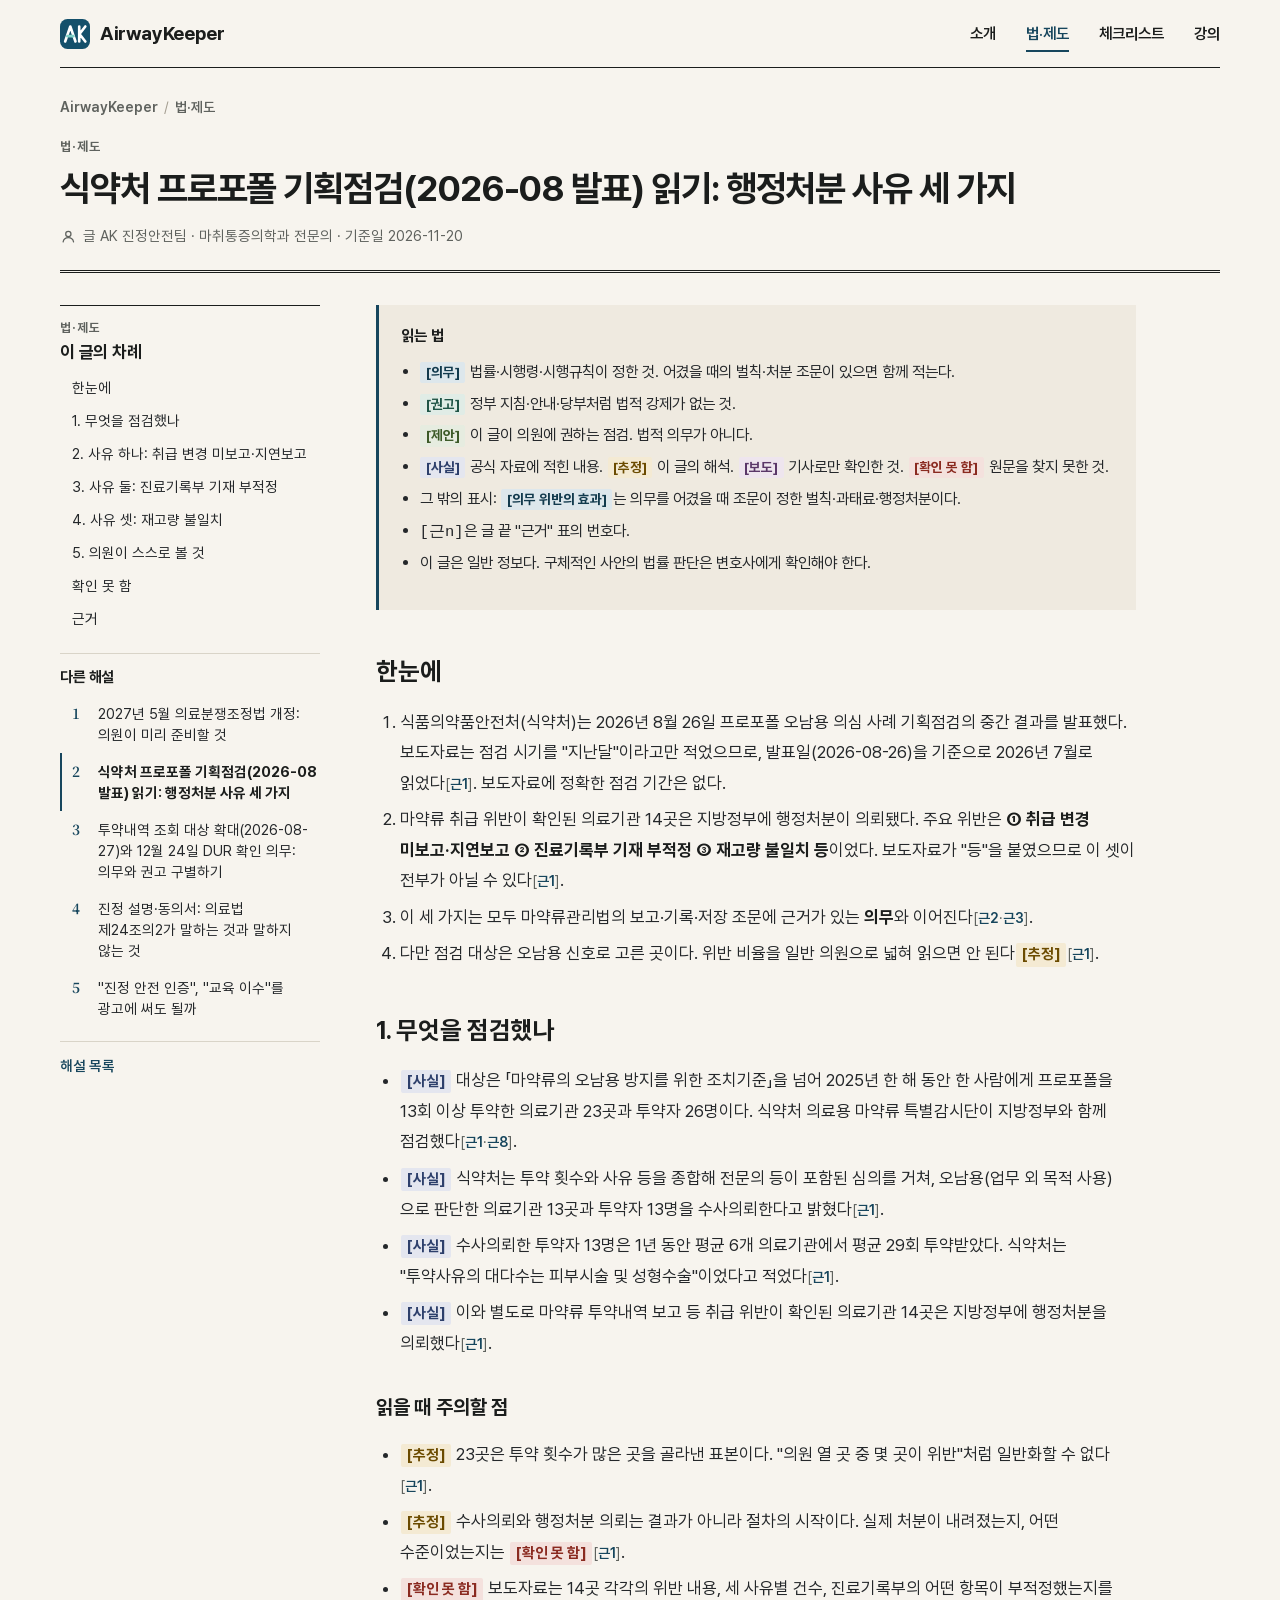
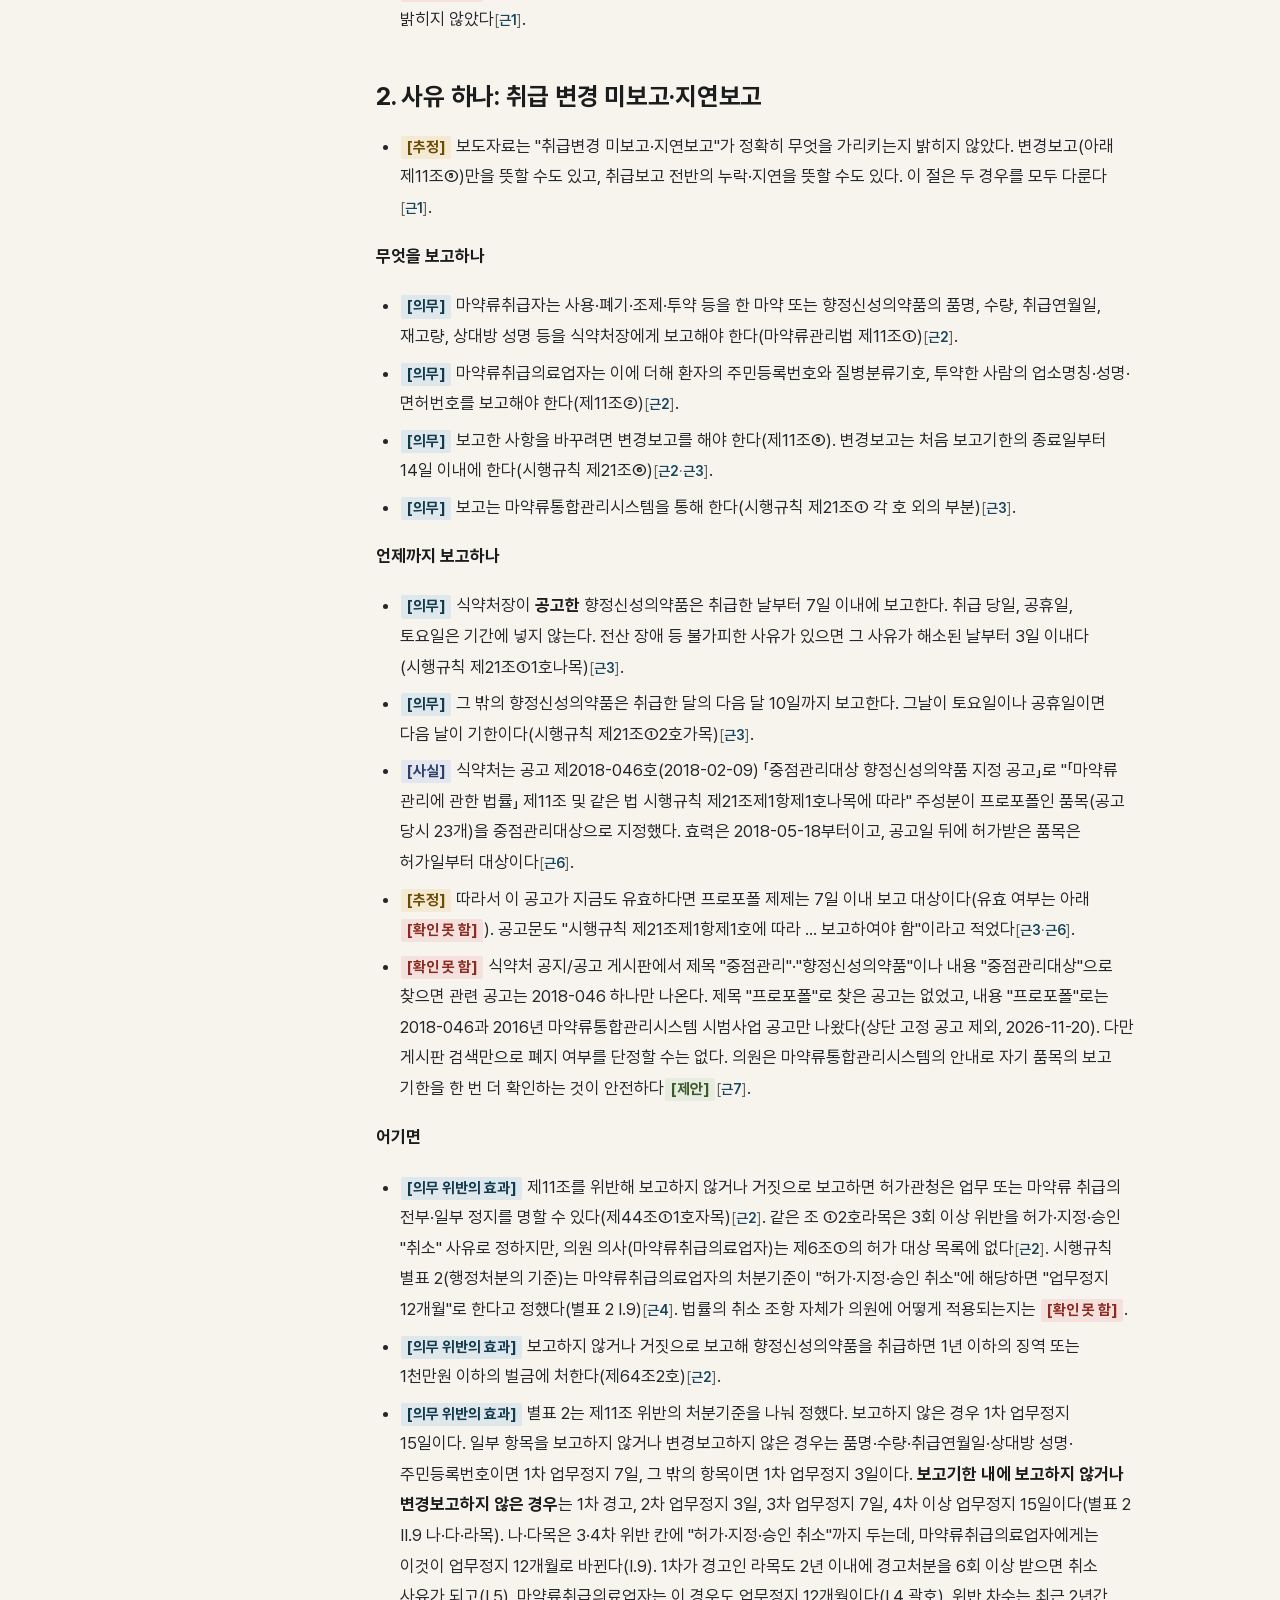
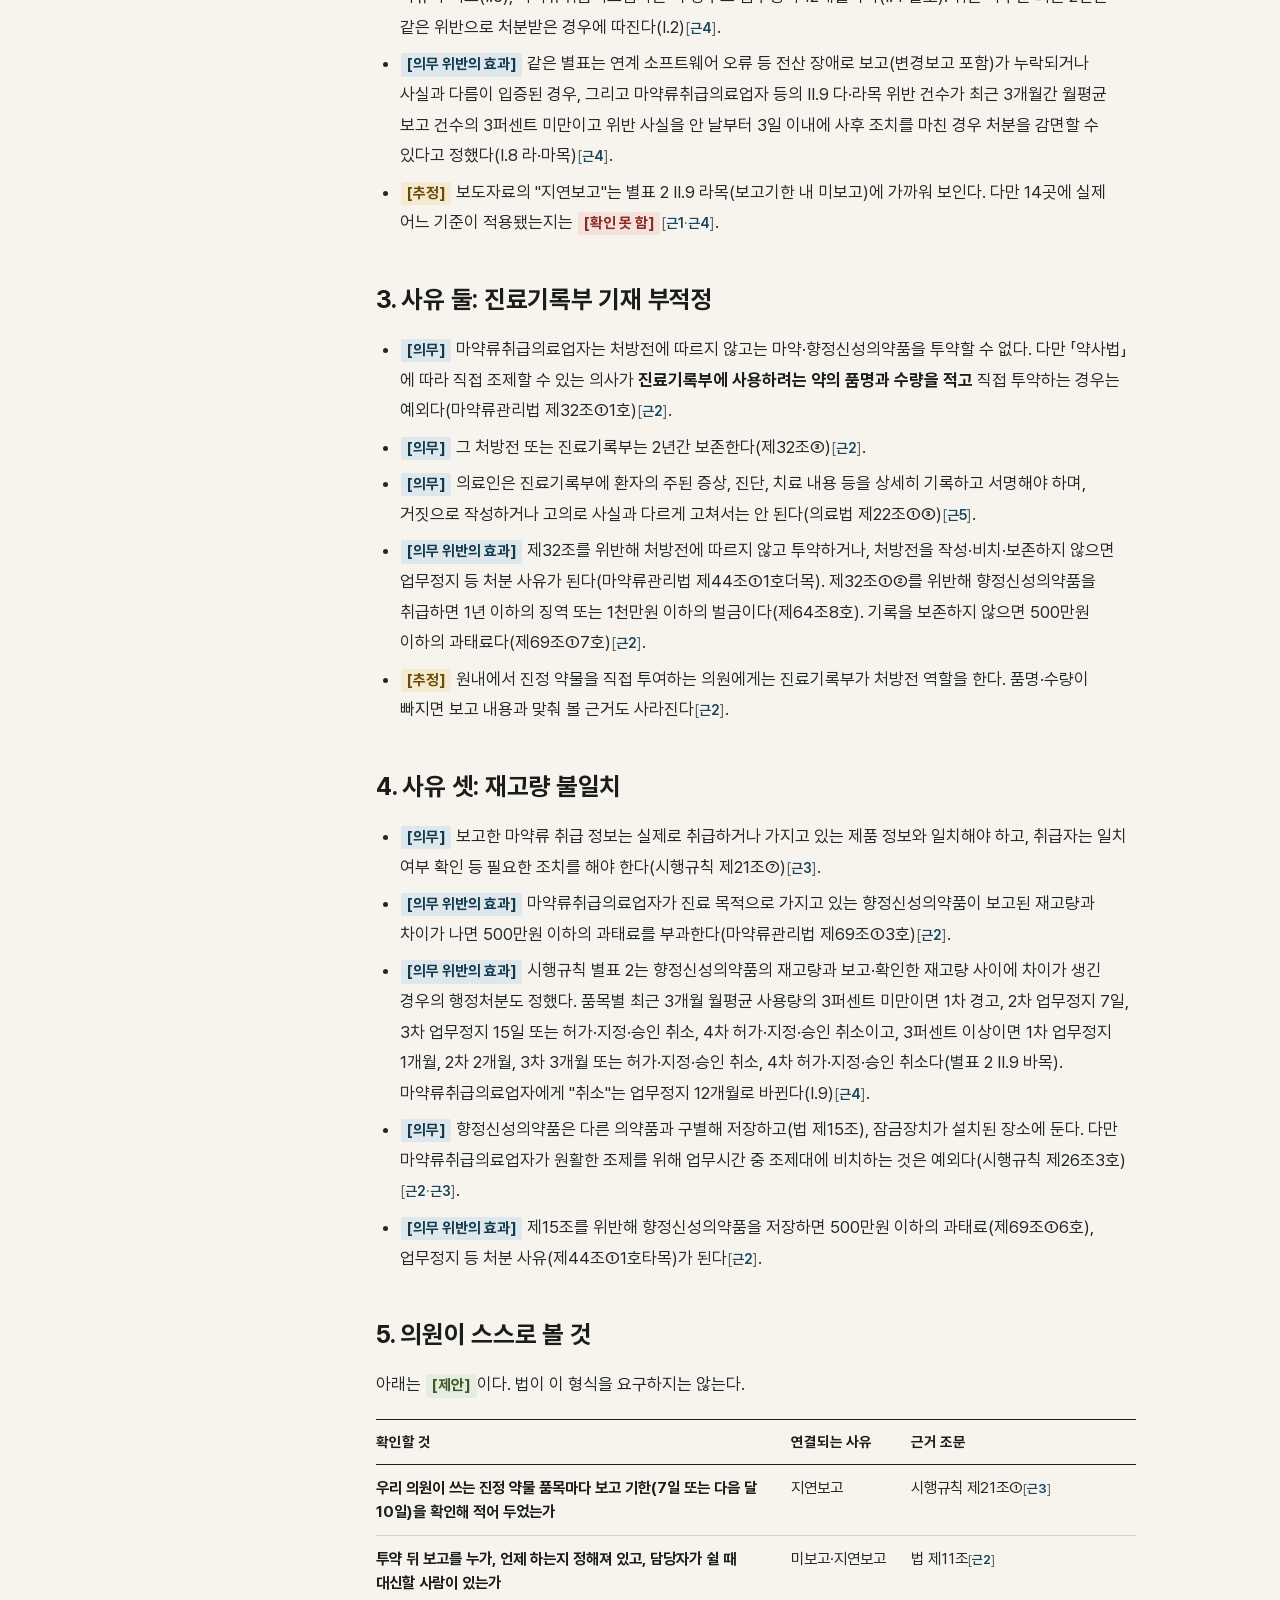
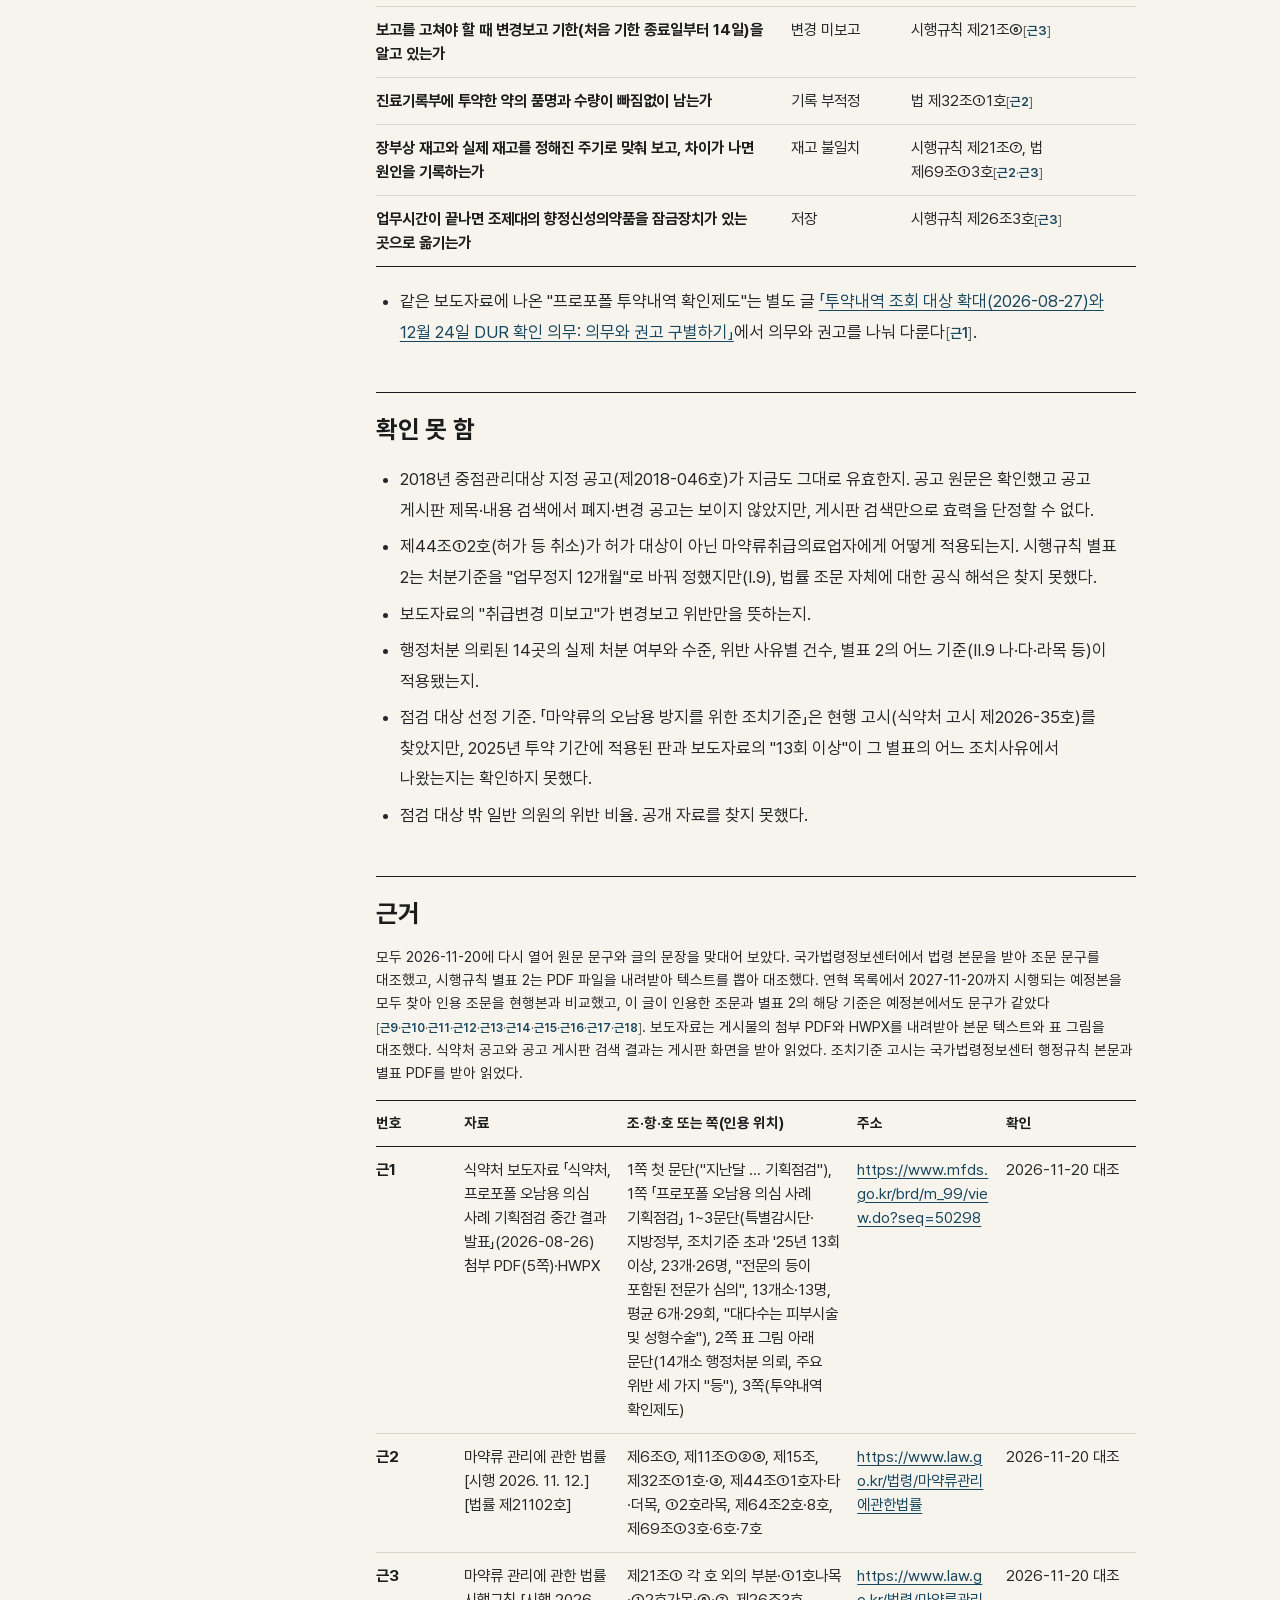
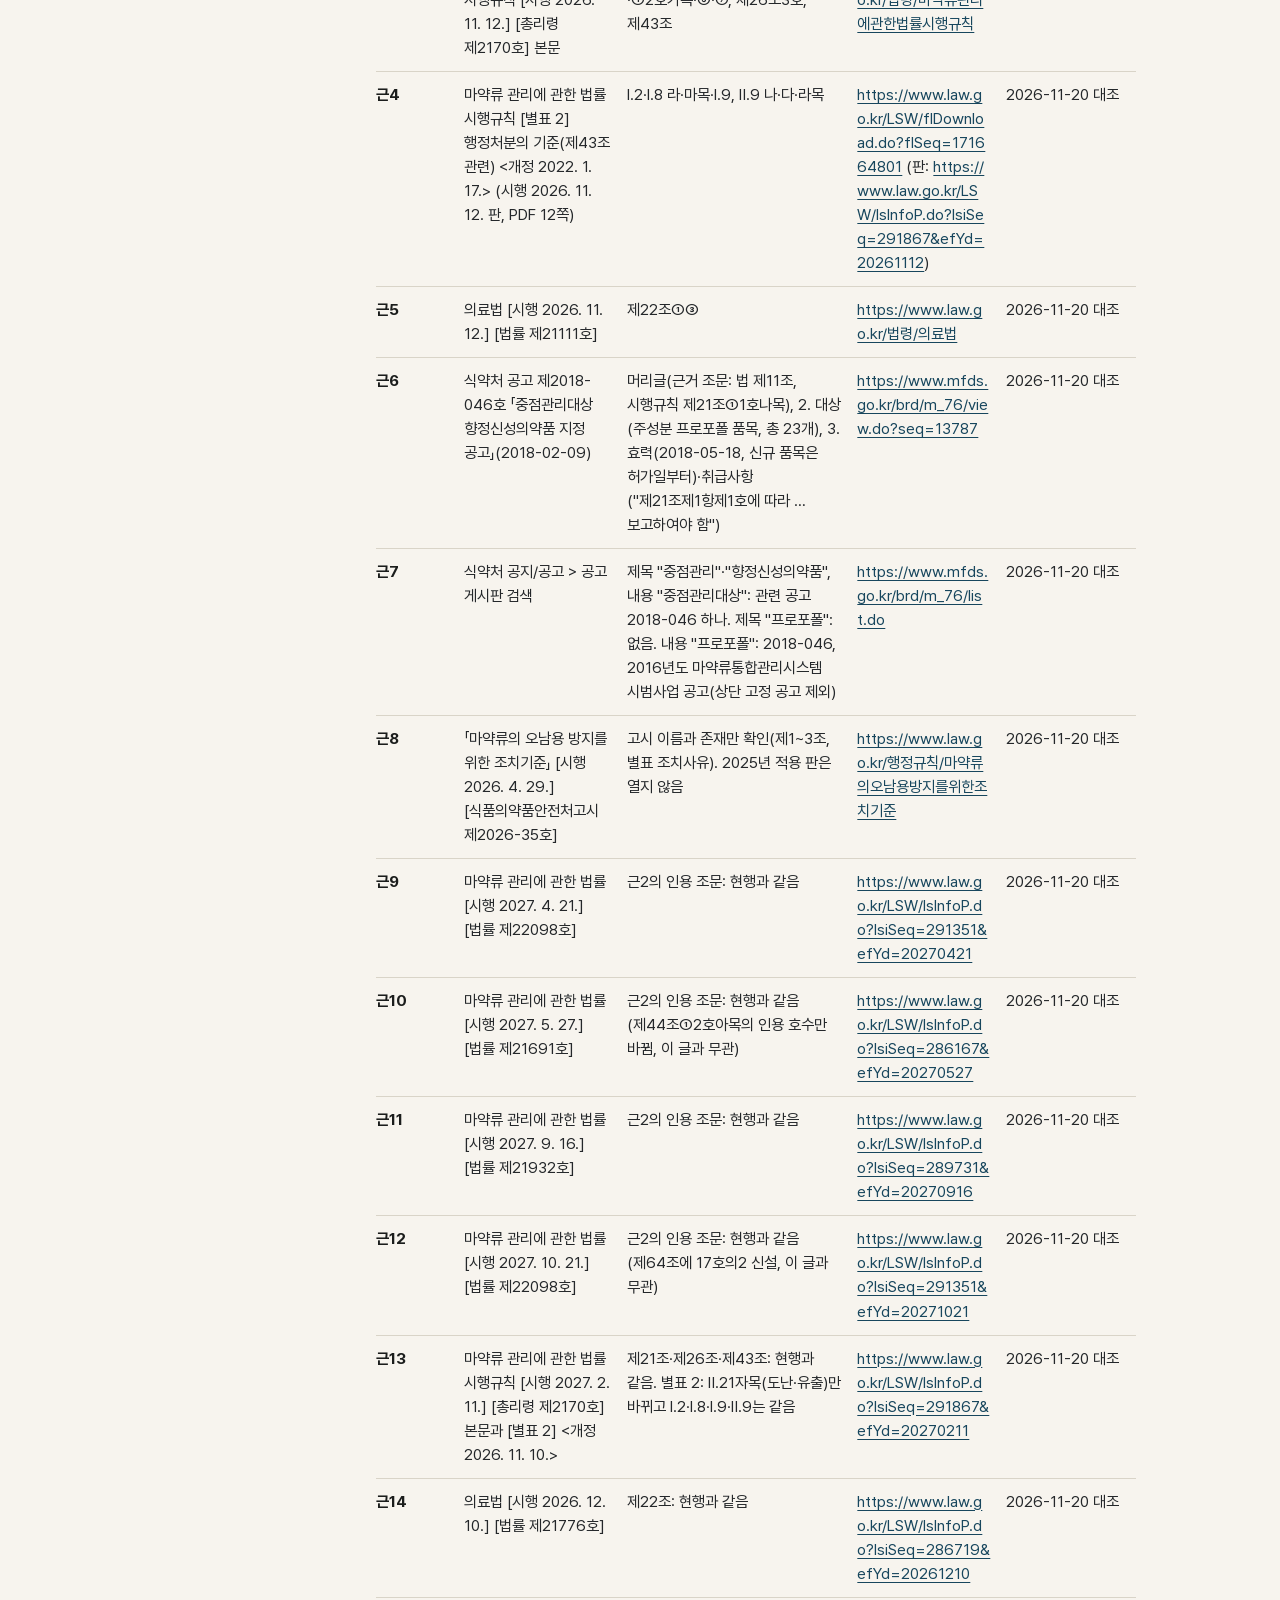
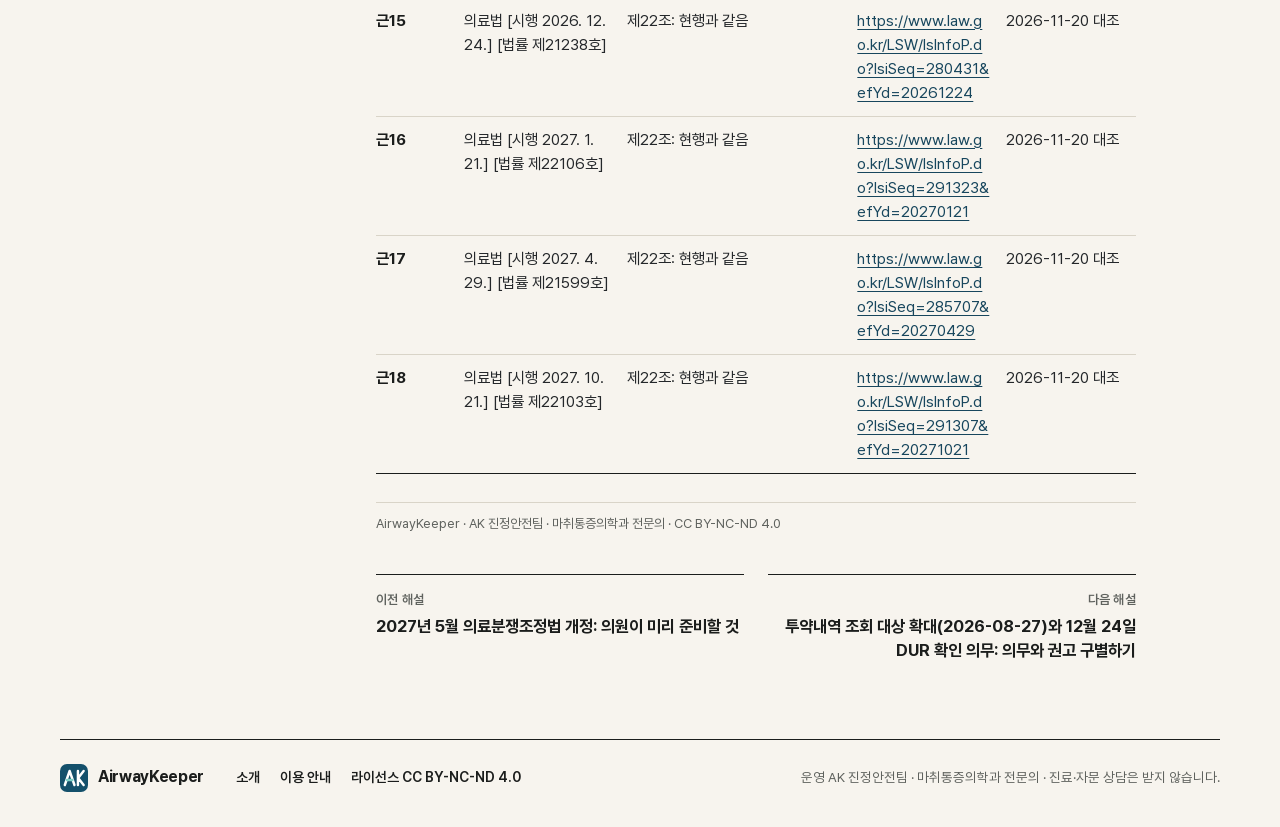
<file: law-propofol-inspection-2026-08.html>
<!doctype html>
<html lang="ko"><head><meta charset="utf-8">
<meta name="viewport" content="width=device-width,initial-scale=1">
<title>식약처 프로포폴 기획점검(2026-08 발표) 읽기: 행정처분 사유 세 가지 — AirwayKeeper</title>
<meta name="description" content="식약처 프로포폴 기획점검(2026-08 발표) 읽기: 행정처분 사유 세 가지">
<link rel="canonical" href="https://airwaykeeper.com/law-propofol-inspection-2026-08.html">
<meta property="og:type" content="website">
<meta property="og:site_name" content="AirwayKeeper">
<meta property="og:title" content="식약처 프로포폴 기획점검(2026-08 발표) 읽기: 행정처분 사유 세 가지 — AirwayKeeper">
<meta property="og:description" content="식약처 프로포폴 기획점검(2026-08 발표) 읽기: 행정처분 사유 세 가지">
<meta property="og:url" content="https://airwaykeeper.com/law-propofol-inspection-2026-08.html">
<meta property="og:image" content="https://airwaykeeper.com/assets/og-home-v2.png">
<meta property="og:image:type" content="image/png">
<meta property="og:image:width" content="1200">
<meta property="og:image:height" content="630">
<meta property="og:image:alt" content="AirwayKeeper — 진정 안전의 기준을 세우다">
<meta property="og:locale" content="ko_KR">
<meta name="twitter:card" content="summary_large_image">
<meta name="twitter:title" content="식약처 프로포폴 기획점검(2026-08 발표) 읽기: 행정처분 사유 세 가지 — AirwayKeeper">
<meta name="twitter:description" content="식약처 프로포폴 기획점검(2026-08 발표) 읽기: 행정처분 사유 세 가지">
<meta name="twitter:image" content="https://airwaykeeper.com/assets/og-home-v2.png">
<meta name="twitter:image:alt" content="AirwayKeeper — 진정 안전의 기준을 세우다">
<link rel="stylesheet" href="assets/style.css">
<link rel="icon" href="assets/mark.svg" type="image/svg+xml">
</head><body>
<header class="top"><div class="wrap">
<a class="brand" href="index.html"><img src="assets/mark.svg" alt="" width="30" height="30">AirwayKeeper</a>
<nav class="nav" aria-label="주 메뉴"><a href="about.html">소개</a><a href="law.html" aria-current=page>법·제도</a><a href="checklist.html">체크리스트</a><a href="course.html">강의</a></nav>

</div></header>
<main class="wrap">
<nav class="crumb" aria-label="경로"><a href="index.html">AirwayKeeper</a><span class="sep">/</span>
<a href="law.html">법·제도</a></nav>
<div class="lhead"><div><span class="no">법·제도</span><h1>식약처 프로포폴 기획점검(2026-08 발표) 읽기: 행정처분 사유 세 가지</h1>
<div class="meta"><span><span class="ic"><svg viewBox="0 0 24 24" aria-hidden="true"><circle cx="12" cy="8.5" r="3.8"/><path d="M4.5 20c.8-3.8 3.8-6 7.5-6s6.7 2.2 7.5 6"/></svg></span>글 AK 진정안전팀 · 마취통증의학과 전문의 · 기준일 2026-11-20</span></div></div></div>
<div class="layout">
<aside class="side" aria-label="이 글의 차례"><details open><summary><span><h2>법·제도</h2>
<h3>이 글의 차례</h3></span></summary>
<ol class="toc toc-plain"><li><a href="#s1"><span>한눈에</span></a></li><li><a href="#s2"><span>1. 무엇을 점검했나</span></a></li><li><a href="#s3"><span>2. 사유 하나: 취급 변경 미보고·지연보고</span></a></li><li><a href="#s4"><span>3. 사유 둘: 진료기록부 기재 부적정</span></a></li><li><a href="#s5"><span>4. 사유 셋: 재고량 불일치</span></a></li><li><a href="#s6"><span>5. 의원이 스스로 볼 것</span></a></li><li><a href="#unconfirmed"><span>확인 못 함</span></a></li><li><a href="#sources"><span>근거</span></a></li></ol>
<h3 class="side-h">다른 해설</h3>
<ol class="toc"><li><a href="law-medical-dispute-2027.html"><span class="st">1</span><span>2027년 5월 의료분쟁조정법 개정: 의원이 미리 준비할 것</span></a></li><li class=cur aria-current=page><a href="law-propofol-inspection-2026-08.html"><span class="st">2</span><span>식약처 프로포폴 기획점검(2026-08 발표) 읽기: 행정처분 사유 세 가지</span></a></li><li><a href="law-dur-check-2026-12.html"><span class="st">3</span><span>투약내역 조회 대상 확대(2026-08-27)와 12월 24일 DUR 확인 의무: 의무와 권고 구별하기</span></a></li><li><a href="law-sedation-consent.html"><span class="st">4</span><span>진정 설명·동의서: 의료법 제24조의2가 말하는 것과 말하지 않는 것</span></a></li><li><a href="law-certification-ads.html"><span class="st">5</span><span>&quot;진정 안전 인증&quot;, &quot;교육 이수&quot;를 광고에 써도 될까</span></a></li></ol>
<a class="back" href="law.html">해설 목록</a></details></aside>
<div>
<article class="article law"><div class="prose">
<div class="howto"><p><strong>읽는 법</strong></p>
<ul>
<li><strong><span class="tag tag-duty">[의무]</span></strong> 법률·시행령·시행규칙이 정한 것. 어겼을 때의 벌칙·처분 조문이 있으면 함께 적는다.</li>
<li><strong><span class="tag tag-rec">[권고]</span></strong> 정부 지침·안내·당부처럼 법적 강제가 없는 것.</li>
<li><strong><span class="tag tag-sug">[제안]</span></strong> 이 글이 의원에 권하는 점검. 법적 의무가 아니다.</li>
<li><strong><span class="tag tag-fact">[사실]</span></strong> 공식 자료에 적힌 내용. <strong><span class="tag tag-est">[추정]</span></strong> 이 글의 해석. <strong><span class="tag tag-press">[보도]</span></strong> 기사로만 확인한 것. <strong><span class="tag tag-unk">[확인 못 함]</span></strong> 원문을 찾지 못한 것.</li>
<li>그 밖의 표시: <strong><span class="tag tag-duty">[의무 위반의 효과]</span></strong>는 의무를 어겼을 때 조문이 정한 벌칙·과태료·행정처분이다.</li>
<li><code>[근n]</code>은 글 끝 "근거" 표의 번호다.</li>
<li>이 글은 일반 정보다. 구체적인 사안의 법률 판단은 변호사에게 확인해야 한다.</li>
</ul>
</div>
<h2 id="s1">한눈에</h2>
<ol>
<li>식품의약품안전처(식약처)는 2026년 8월 26일 프로포폴 오남용 의심 사례 기획점검의 중간 결과를 발표했다. 보도자료는 점검 시기를 "지난달"이라고만 적었으므로, 발표일(2026-08-26)을 기준으로 2026년 7월로 읽었다<span class="cite">[<a href="#ref-1">근1</a>]</span>. 보도자료에 정확한 점검 기간은 없다.</li>
<li>마약류 취급 위반이 확인된 의료기관 14곳은 지방정부에 행정처분이 의뢰됐다. 주요 위반은 <strong>① 취급 변경 미보고·지연보고 ② 진료기록부 기재 부적정 ③ 재고량 불일치 등</strong>이었다. 보도자료가 "등"을 붙였으므로 이 셋이 전부가 아닐 수 있다<span class="cite">[<a href="#ref-1">근1</a>]</span>.</li>
<li>이 세 가지는 모두 마약류관리법의 보고·기록·저장 조문에 근거가 있는 <strong>의무</strong>와 이어진다<span class="cite">[<a href="#ref-2">근2</a>·<a href="#ref-3">근3</a>]</span>.</li>
<li>다만 점검 대상은 오남용 신호로 고른 곳이다. 위반 비율을 일반 의원으로 넓혀 읽으면 안 된다<span class="tag tag-est">[추정]</span><span class="cite">[<a href="#ref-1">근1</a>]</span>.</li>
</ol>
<h2 id="s2">1. 무엇을 점검했나</h2>
<ul>
<li><strong><span class="tag tag-fact">[사실]</span></strong> 대상은 「마약류의 오남용 방지를 위한 조치기준」을 넘어 2025년 한 해 동안 한 사람에게 프로포폴을 13회 이상 투약한 의료기관 23곳과 투약자 26명이다. 식약처 의료용 마약류 특별감시단이 지방정부와 함께 점검했다<span class="cite">[<a href="#ref-1">근1</a>·<a href="#ref-8">근8</a>]</span>.</li>
<li><strong><span class="tag tag-fact">[사실]</span></strong> 식약처는 투약 횟수와 사유 등을 종합해 전문의 등이 포함된 심의를 거쳐, 오남용(업무 외 목적 사용)으로 판단한 의료기관 13곳과 투약자 13명을 수사의뢰한다고 밝혔다<span class="cite">[<a href="#ref-1">근1</a>]</span>.</li>
<li><strong><span class="tag tag-fact">[사실]</span></strong> 수사의뢰한 투약자 13명은 1년 동안 평균 6개 의료기관에서 평균 29회 투약받았다. 식약처는 "투약사유의 대다수는 피부시술 및 성형수술"이었다고 적었다<span class="cite">[<a href="#ref-1">근1</a>]</span>.</li>
<li><strong><span class="tag tag-fact">[사실]</span></strong> 이와 별도로 마약류 투약내역 보고 등 취급 위반이 확인된 의료기관 14곳은 지방정부에 행정처분을 의뢰했다<span class="cite">[<a href="#ref-1">근1</a>]</span>.</li>
</ul>
<h3>읽을 때 주의할 점</h3>
<ul>
<li><strong><span class="tag tag-est">[추정]</span></strong> 23곳은 투약 횟수가 많은 곳을 골라낸 표본이다. "의원 열 곳 중 몇 곳이 위반"처럼 일반화할 수 없다<span class="cite">[<a href="#ref-1">근1</a>]</span>.</li>
<li><strong><span class="tag tag-est">[추정]</span></strong> 수사의뢰와 행정처분 의뢰는 결과가 아니라 절차의 시작이다. 실제 처분이 내려졌는지, 어떤 수준이었는지는 <span class="tag tag-unk">[확인 못 함]</span><span class="cite">[<a href="#ref-1">근1</a>]</span>.</li>
<li><strong><span class="tag tag-unk">[확인 못 함]</span></strong> 보도자료는 14곳 각각의 위반 내용, 세 사유별 건수, 진료기록부의 어떤 항목이 부적정했는지를 밝히지 않았다<span class="cite">[<a href="#ref-1">근1</a>]</span>.</li>
</ul>
<h2 id="s3">2. 사유 하나: 취급 변경 미보고·지연보고</h2>
<ul>
<li><strong><span class="tag tag-est">[추정]</span></strong> 보도자료는 "취급변경 미보고·지연보고"가 정확히 무엇을 가리키는지 밝히지 않았다. 변경보고(아래 제11조⑤)만을 뜻할 수도 있고, 취급보고 전반의 누락·지연을 뜻할 수도 있다. 이 절은 두 경우를 모두 다룬다<span class="cite">[<a href="#ref-1">근1</a>]</span>.</li>
</ul>
<p><strong>무엇을 보고하나</strong></p>
<ul>
<li><strong><span class="tag tag-duty">[의무]</span></strong> 마약류취급자는 사용·폐기·조제·투약 등을 한 마약 또는 향정신성의약품의 품명, 수량, 취급연월일, 재고량, 상대방 성명 등을 식약처장에게 보고해야 한다(마약류관리법 제11조①)<span class="cite">[<a href="#ref-2">근2</a>]</span>.</li>
<li><strong><span class="tag tag-duty">[의무]</span></strong> 마약류취급의료업자는 이에 더해 환자의 주민등록번호와 질병분류기호, 투약한 사람의 업소명칭·성명·면허번호를 보고해야 한다(제11조②)<span class="cite">[<a href="#ref-2">근2</a>]</span>.</li>
<li><strong><span class="tag tag-duty">[의무]</span></strong> 보고한 사항을 바꾸려면 변경보고를 해야 한다(제11조⑤). 변경보고는 처음 보고기한의 종료일부터 14일 이내에 한다(시행규칙 제21조⑥)<span class="cite">[<a href="#ref-2">근2</a>·<a href="#ref-3">근3</a>]</span>.</li>
<li><strong><span class="tag tag-duty">[의무]</span></strong> 보고는 마약류통합관리시스템을 통해 한다(시행규칙 제21조① 각 호 외의 부분)<span class="cite">[<a href="#ref-3">근3</a>]</span>.</li>
</ul>
<p><strong>언제까지 보고하나</strong></p>
<ul>
<li><strong><span class="tag tag-duty">[의무]</span></strong> 식약처장이 <strong>공고한</strong> 향정신성의약품은 취급한 날부터 7일 이내에 보고한다. 취급 당일, 공휴일, 토요일은 기간에 넣지 않는다. 전산 장애 등 불가피한 사유가 있으면 그 사유가 해소된 날부터 3일 이내다(시행규칙 제21조①1호나목)<span class="cite">[<a href="#ref-3">근3</a>]</span>.</li>
<li><strong><span class="tag tag-duty">[의무]</span></strong> 그 밖의 향정신성의약품은 취급한 달의 다음 달 10일까지 보고한다. 그날이 토요일이나 공휴일이면 다음 날이 기한이다(시행규칙 제21조①2호가목)<span class="cite">[<a href="#ref-3">근3</a>]</span>.</li>
<li><strong><span class="tag tag-fact">[사실]</span></strong> 식약처는 공고 제2018-046호(2018-02-09) 「중점관리대상 향정신성의약품 지정 공고」로 "「마약류 관리에 관한 법률」 제11조 및 같은 법 시행규칙 제21조제1항제1호나목에 따라" 주성분이 프로포폴인 품목(공고 당시 23개)을 중점관리대상으로 지정했다. 효력은 2018-05-18부터이고, 공고일 뒤에 허가받은 품목은 허가일부터 대상이다<span class="cite">[<a href="#ref-6">근6</a>]</span>.</li>
<li><strong><span class="tag tag-est">[추정]</span></strong> 따라서 이 공고가 지금도 유효하다면 프로포폴 제제는 7일 이내 보고 대상이다(유효 여부는 아래 <span class="tag tag-unk">[확인 못 함]</span>). 공고문도 "시행규칙 제21조제1항제1호에 따라 … 보고하여야 함"이라고 적었다<span class="cite">[<a href="#ref-3">근3</a>·<a href="#ref-6">근6</a>]</span>.</li>
<li><strong><span class="tag tag-unk">[확인 못 함]</span></strong> 식약처 공지/공고 게시판에서 제목 "중점관리"·"향정신성의약품"이나 내용 "중점관리대상"으로 찾으면 관련 공고는 2018-046 하나만 나온다. 제목 "프로포폴"로 찾은 공고는 없었고, 내용 "프로포폴"로는 2018-046과 2016년 마약류통합관리시스템 시범사업 공고만 나왔다(상단 고정 공고 제외, 2026-11-20). 다만 게시판 검색만으로 폐지 여부를 단정할 수는 없다. 의원은 마약류통합관리시스템의 안내로 자기 품목의 보고 기한을 한 번 더 확인하는 것이 안전하다<span class="tag tag-sug">[제안]</span><span class="cite">[<a href="#ref-7">근7</a>]</span>.</li>
</ul>
<p><strong>어기면</strong></p>
<ul>
<li><strong><span class="tag tag-duty">[의무 위반의 효과]</span></strong> 제11조를 위반해 보고하지 않거나 거짓으로 보고하면 허가관청은 업무 또는 마약류 취급의 전부·일부 정지를 명할 수 있다(제44조①1호자목)<span class="cite">[<a href="#ref-2">근2</a>]</span>. 같은 조 ①2호라목은 3회 이상 위반을 허가·지정·승인 "취소" 사유로 정하지만, 의원 의사(마약류취급의료업자)는 제6조①의 허가 대상 목록에 없다<span class="cite">[<a href="#ref-2">근2</a>]</span>. 시행규칙 별표 2(행정처분의 기준)는 마약류취급의료업자의 처분기준이 "허가·지정·승인 취소"에 해당하면 "업무정지 12개월"로 한다고 정했다(별표 2 Ⅰ.9)<span class="cite">[<a href="#ref-4">근4</a>]</span>. 법률의 취소 조항 자체가 의원에 어떻게 적용되는지는 <span class="tag tag-unk">[확인 못 함]</span>.</li>
<li><strong><span class="tag tag-duty">[의무 위반의 효과]</span></strong> 보고하지 않거나 거짓으로 보고해 향정신성의약품을 취급하면 1년 이하의 징역 또는 1천만원 이하의 벌금에 처한다(제64조2호)<span class="cite">[<a href="#ref-2">근2</a>]</span>.</li>
<li><strong><span class="tag tag-duty">[의무 위반의 효과]</span></strong> 별표 2는 제11조 위반의 처분기준을 나눠 정했다. 보고하지 않은 경우 1차 업무정지 15일이다. 일부 항목을 보고하지 않거나 변경보고하지 않은 경우는 품명·수량·취급연월일·상대방 성명·주민등록번호이면 1차 업무정지 7일, 그 밖의 항목이면 1차 업무정지 3일이다. <strong>보고기한 내에 보고하지 않거나 변경보고하지 않은 경우</strong>는 1차 경고, 2차 업무정지 3일, 3차 업무정지 7일, 4차 이상 업무정지 15일이다(별표 2 Ⅱ.9 나·다·라목). 나·다목은 3·4차 위반 칸에 "허가·지정·승인 취소"까지 두는데, 마약류취급의료업자에게는 이것이 업무정지 12개월로 바뀐다(Ⅰ.9). 1차가 경고인 라목도 2년 이내에 경고처분을 6회 이상 받으면 취소 사유가 되고(Ⅰ.5), 마약류취급의료업자는 이 경우도 업무정지 12개월이다(Ⅰ.4 괄호). 위반 차수는 최근 2년간 같은 위반으로 처분받은 경우에 따진다(Ⅰ.2)<span class="cite">[<a href="#ref-4">근4</a>]</span>.</li>
<li><strong><span class="tag tag-duty">[의무 위반의 효과]</span></strong> 같은 별표는 연계 소프트웨어 오류 등 전산 장애로 보고(변경보고 포함)가 누락되거나 사실과 다름이 입증된 경우, 그리고 마약류취급의료업자 등의 Ⅱ.9 다·라목 위반 건수가 최근 3개월간 월평균 보고 건수의 3퍼센트 미만이고 위반 사실을 안 날부터 3일 이내에 사후 조치를 마친 경우 처분을 감면할 수 있다고 정했다(Ⅰ.8 라·마목)<span class="cite">[<a href="#ref-4">근4</a>]</span>.</li>
<li><strong><span class="tag tag-est">[추정]</span></strong> 보도자료의 "지연보고"는 별표 2 Ⅱ.9 라목(보고기한 내 미보고)에 가까워 보인다. 다만 14곳에 실제 어느 기준이 적용됐는지는 <span class="tag tag-unk">[확인 못 함]</span><span class="cite">[<a href="#ref-1">근1</a>·<a href="#ref-4">근4</a>]</span>.</li>
</ul>
<h2 id="s4">3. 사유 둘: 진료기록부 기재 부적정</h2>
<ul>
<li><strong><span class="tag tag-duty">[의무]</span></strong> 마약류취급의료업자는 처방전에 따르지 않고는 마약·향정신성의약품을 투약할 수 없다. 다만 「약사법」에 따라 직접 조제할 수 있는 의사가 <strong>진료기록부에 사용하려는 약의 품명과 수량을 적고</strong> 직접 투약하는 경우는 예외다(마약류관리법 제32조①1호)<span class="cite">[<a href="#ref-2">근2</a>]</span>.</li>
<li><strong><span class="tag tag-duty">[의무]</span></strong> 그 처방전 또는 진료기록부는 2년간 보존한다(제32조③)<span class="cite">[<a href="#ref-2">근2</a>]</span>.</li>
<li><strong><span class="tag tag-duty">[의무]</span></strong> 의료인은 진료기록부에 환자의 주된 증상, 진단, 치료 내용 등을 상세히 기록하고 서명해야 하며, 거짓으로 작성하거나 고의로 사실과 다르게 고쳐서는 안 된다(의료법 제22조①③)<span class="cite">[<a href="#ref-5">근5</a>]</span>.</li>
<li><strong><span class="tag tag-duty">[의무 위반의 효과]</span></strong> 제32조를 위반해 처방전에 따르지 않고 투약하거나, 처방전을 작성·비치·보존하지 않으면 업무정지 등 처분 사유가 된다(마약류관리법 제44조①1호더목). 제32조①②를 위반해 향정신성의약품을 취급하면 1년 이하의 징역 또는 1천만원 이하의 벌금이다(제64조8호). 기록을 보존하지 않으면 500만원 이하의 과태료다(제69조①7호)<span class="cite">[<a href="#ref-2">근2</a>]</span>.</li>
<li><strong><span class="tag tag-est">[추정]</span></strong> 원내에서 진정 약물을 직접 투여하는 의원에게는 진료기록부가 처방전 역할을 한다. 품명·수량이 빠지면 보고 내용과 맞춰 볼 근거도 사라진다<span class="cite">[<a href="#ref-2">근2</a>]</span>.</li>
</ul>
<h2 id="s5">4. 사유 셋: 재고량 불일치</h2>
<ul>
<li><strong><span class="tag tag-duty">[의무]</span></strong> 보고한 마약류 취급 정보는 실제로 취급하거나 가지고 있는 제품 정보와 일치해야 하고, 취급자는 일치 여부 확인 등 필요한 조치를 해야 한다(시행규칙 제21조⑦)<span class="cite">[<a href="#ref-3">근3</a>]</span>.</li>
<li><strong><span class="tag tag-duty">[의무 위반의 효과]</span></strong> 마약류취급의료업자가 진료 목적으로 가지고 있는 향정신성의약품이 보고된 재고량과 차이가 나면 500만원 이하의 과태료를 부과한다(마약류관리법 제69조①3호)<span class="cite">[<a href="#ref-2">근2</a>]</span>.</li>
<li><strong><span class="tag tag-duty">[의무 위반의 효과]</span></strong> 시행규칙 별표 2는 향정신성의약품의 재고량과 보고·확인한 재고량 사이에 차이가 생긴 경우의 행정처분도 정했다. 품목별 최근 3개월 월평균 사용량의 3퍼센트 미만이면 1차 경고, 2차 업무정지 7일, 3차 업무정지 15일 또는 허가·지정·승인 취소, 4차 허가·지정·승인 취소이고, 3퍼센트 이상이면 1차 업무정지 1개월, 2차 2개월, 3차 3개월 또는 허가·지정·승인 취소, 4차 허가·지정·승인 취소다(별표 2 Ⅱ.9 바목). 마약류취급의료업자에게 "취소"는 업무정지 12개월로 바뀐다(Ⅰ.9)<span class="cite">[<a href="#ref-4">근4</a>]</span>.</li>
<li><strong><span class="tag tag-duty">[의무]</span></strong> 향정신성의약품은 다른 의약품과 구별해 저장하고(법 제15조), 잠금장치가 설치된 장소에 둔다. 다만 마약류취급의료업자가 원활한 조제를 위해 업무시간 중 조제대에 비치하는 것은 예외다(시행규칙 제26조3호)<span class="cite">[<a href="#ref-2">근2</a>·<a href="#ref-3">근3</a>]</span>.</li>
<li><strong><span class="tag tag-duty">[의무 위반의 효과]</span></strong> 제15조를 위반해 향정신성의약품을 저장하면 500만원 이하의 과태료(제69조①6호), 업무정지 등 처분 사유(제44조①1호타목)가 된다<span class="cite">[<a href="#ref-2">근2</a>]</span>.</li>
</ul>
<h2 id="s6">5. 의원이 스스로 볼 것</h2>
<p>아래는 <strong><span class="tag tag-sug">[제안]</span></strong>이다. 법이 이 형식을 요구하지는 않는다.</p>
<div class="table-wrap"><table>
<thead>
<tr>
<th>확인할 것</th>
<th>연결되는 사유</th>
<th>근거 조문</th>
</tr>
</thead>
<tbody>
<tr>
<td>우리 의원이 쓰는 진정 약물 품목마다 보고 기한(7일 또는 다음 달 10일)을 확인해 적어 두었는가</td>
<td>지연보고</td>
<td>시행규칙 제21조①<span class="cite">[<a href="#ref-3">근3</a>]</span></td>
</tr>
<tr>
<td>투약 뒤 보고를 누가, 언제 하는지 정해져 있고, 담당자가 쉴 때 대신할 사람이 있는가</td>
<td>미보고·지연보고</td>
<td>법 제11조<span class="cite">[<a href="#ref-2">근2</a>]</span></td>
</tr>
<tr>
<td>보고를 고쳐야 할 때 변경보고 기한(처음 기한 종료일부터 14일)을 알고 있는가</td>
<td>변경 미보고</td>
<td>시행규칙 제21조⑥<span class="cite">[<a href="#ref-3">근3</a>]</span></td>
</tr>
<tr>
<td>진료기록부에 투약한 약의 품명과 수량이 빠짐없이 남는가</td>
<td>기록 부적정</td>
<td>법 제32조①1호<span class="cite">[<a href="#ref-2">근2</a>]</span></td>
</tr>
<tr>
<td>장부상 재고와 실제 재고를 정해진 주기로 맞춰 보고, 차이가 나면 원인을 기록하는가</td>
<td>재고 불일치</td>
<td>시행규칙 제21조⑦, 법 제69조①3호<span class="cite">[<a href="#ref-2">근2</a>·<a href="#ref-3">근3</a>]</span></td>
</tr>
<tr>
<td>업무시간이 끝나면 조제대의 향정신성의약품을 잠금장치가 있는 곳으로 옮기는가</td>
<td>저장</td>
<td>시행규칙 제26조3호<span class="cite">[<a href="#ref-3">근3</a>]</span></td>
</tr>
</tbody>
</table></div>
<ul>
<li>같은 보도자료에 나온 "프로포폴 투약내역 확인제도"는 별도 글 <a href="law-dur-check-2026-12.html">「투약내역 조회 대상 확대(2026-08-27)와 12월 24일 DUR 확인 의무: 의무와 권고 구별하기」</a>에서 의무와 권고를 나눠 다룬다<span class="cite">[<a href="#ref-1">근1</a>]</span>.</li>
</ul>
<h2 id="unconfirmed" class="end-h">확인 못 함</h2>
<ul>
<li>2018년 중점관리대상 지정 공고(제2018-046호)가 지금도 그대로 유효한지. 공고 원문은 확인했고 공고 게시판 제목·내용 검색에서 폐지·변경 공고는 보이지 않았지만, 게시판 검색만으로 효력을 단정할 수 없다.</li>
<li>제44조①2호(허가 등 취소)가 허가 대상이 아닌 마약류취급의료업자에게 어떻게 적용되는지. 시행규칙 별표 2는 처분기준을 "업무정지 12개월"로 바꿔 정했지만(Ⅰ.9), 법률 조문 자체에 대한 공식 해석은 찾지 못했다.</li>
<li>보도자료의 "취급변경 미보고"가 변경보고 위반만을 뜻하는지.</li>
<li>행정처분 의뢰된 14곳의 실제 처분 여부와 수준, 위반 사유별 건수, 별표 2의 어느 기준(Ⅱ.9 나·다·라목 등)이 적용됐는지.</li>
<li>점검 대상 선정 기준. 「마약류의 오남용 방지를 위한 조치기준」은 현행 고시(식약처 고시 제2026-35호)를 찾았지만, 2025년 투약 기간에 적용된 판과 보도자료의 "13회 이상"이 그 별표의 어느 조치사유에서 나왔는지는 확인하지 못했다.</li>
<li>점검 대상 밖 일반 의원의 위반 비율. 공개 자료를 찾지 못했다.</li>
</ul>
<h2 id="sources" class="end-h">근거</h2>
<p>모두 2026-11-20에 다시 열어 원문 문구와 글의 문장을 맞대어 보았다. 국가법령정보센터에서 법령 본문을 받아 조문 문구를 대조했고, 시행규칙 별표 2는 PDF 파일을 내려받아 텍스트를 뽑아 대조했다. 연혁 목록에서 2027-11-20까지 시행되는 예정본을 모두 찾아 인용 조문을 현행본과 비교했고, 이 글이 인용한 조문과 별표 2의 해당 기준은 예정본에서도 문구가 같았다<span class="cite">[<a href="#ref-9">근9</a>·<a href="#ref-10">근10</a>·<a href="#ref-11">근11</a>·<a href="#ref-12">근12</a>·<a href="#ref-13">근13</a>·<a href="#ref-14">근14</a>·<a href="#ref-15">근15</a>·<a href="#ref-16">근16</a>·<a href="#ref-17">근17</a>·<a href="#ref-18">근18</a>]</span>. 보도자료는 게시물의 첨부 PDF와 HWPX를 내려받아 본문 텍스트와 표 그림을 대조했다. 식약처 공고와 공고 게시판 검색 결과는 게시판 화면을 받아 읽었다. 조치기준 고시는 국가법령정보센터 행정규칙 본문과 별표 PDF를 받아 읽었다.</p>
<div class="table-wrap"><table>
<thead>
<tr>
<th>번호</th>
<th>자료</th>
<th>조·항·호 또는 쪽(인용 위치)</th>
<th>주소</th>
<th>확인</th>
</tr>
</thead>
<tbody>
<tr id="ref-1">
<td>근1</td>
<td>식약처 보도자료 「식약처, 프로포폴 오남용 의심 사례 기획점검 중간 결과 발표」(2026-08-26) 첨부 PDF(5쪽)·HWPX</td>
<td>1쪽 첫 문단("지난달 … 기획점검"), 1쪽 「프로포폴 오남용 의심 사례 기획점검」 1~3문단(특별감시단·지방정부, 조치기준 초과 '25년 13회 이상, 23개·26명, "전문의 등이 포함된 전문가 심의", 13개소·13명, 평균 6개·29회, "대다수는 피부시술 및 성형수술"), 2쪽 표 그림 아래 문단(14개소 행정처분 의뢰, 주요 위반 세 가지 "등"), 3쪽(투약내역 확인제도)</td>
<td><a href="https://www.mfds.go.kr/brd/m_99/view.do?seq=50298" rel="noreferrer">https://www.mfds.go.kr/brd/m_99/view.do?seq=50298</a></td>
<td>2026-11-20 대조</td>
</tr>
<tr id="ref-2">
<td>근2</td>
<td>마약류 관리에 관한 법률 [시행 2026. 11. 12.] [법률 제21102호]</td>
<td>제6조①, 제11조①②⑤, 제15조, 제32조①1호·③, 제44조①1호자·타·더목, ①2호라목, 제64조2호·8호, 제69조①3호·6호·7호</td>
<td><a href="https://www.law.go.kr/법령/마약류관리에관한법률" rel="noreferrer">https://www.law.go.kr/법령/마약류관리에관한법률</a></td>
<td>2026-11-20 대조</td>
</tr>
<tr id="ref-3">
<td>근3</td>
<td>마약류 관리에 관한 법률 시행규칙 [시행 2026. 11. 12.] [총리령 제2170호] 본문</td>
<td>제21조① 각 호 외의 부분·①1호나목·①2호가목·⑥·⑦, 제26조3호, 제43조</td>
<td><a href="https://www.law.go.kr/법령/마약류관리에관한법률시행규칙" rel="noreferrer">https://www.law.go.kr/법령/마약류관리에관한법률시행규칙</a></td>
<td>2026-11-20 대조</td>
</tr>
<tr id="ref-4">
<td>근4</td>
<td>마약류 관리에 관한 법률 시행규칙 [별표 2] 행정처분의 기준(제43조 관련) &lt;개정 2022. 1. 17.&gt; (시행 2026. 11. 12. 판, PDF 12쪽)</td>
<td>Ⅰ.2·Ⅰ.8 라·마목·Ⅰ.9, Ⅱ.9 나·다·라목</td>
<td><a href="https://www.law.go.kr/LSW/flDownload.do?flSeq=171664801" rel="noreferrer">https://www.law.go.kr/LSW/flDownload.do?flSeq=171664801</a> (판: <a href="https://www.law.go.kr/LSW/lsInfoP.do?lsiSeq=291867&amp;efYd=20261112" rel="noreferrer">https://www.law.go.kr/LSW/lsInfoP.do?lsiSeq=291867&amp;efYd=20261112</a>)</td>
<td>2026-11-20 대조</td>
</tr>
<tr id="ref-5">
<td>근5</td>
<td>의료법 [시행 2026. 11. 12.] [법률 제21111호]</td>
<td>제22조①③</td>
<td><a href="https://www.law.go.kr/법령/의료법" rel="noreferrer">https://www.law.go.kr/법령/의료법</a></td>
<td>2026-11-20 대조</td>
</tr>
<tr id="ref-6">
<td>근6</td>
<td>식약처 공고 제2018-046호 「중점관리대상 향정신성의약품 지정 공고」(2018-02-09)</td>
<td>머리글(근거 조문: 법 제11조, 시행규칙 제21조①1호나목), 2. 대상(주성분 프로포폴 품목, 총 23개), 3. 효력(2018-05-18, 신규 품목은 허가일부터)·취급사항("제21조제1항제1호에 따라 … 보고하여야 함")</td>
<td><a href="https://www.mfds.go.kr/brd/m_76/view.do?seq=13787" rel="noreferrer">https://www.mfds.go.kr/brd/m_76/view.do?seq=13787</a></td>
<td>2026-11-20 대조</td>
</tr>
<tr id="ref-7">
<td>근7</td>
<td>식약처 공지/공고 &gt; 공고 게시판 검색</td>
<td>제목 "중점관리"·"향정신성의약품", 내용 "중점관리대상": 관련 공고 2018-046 하나. 제목 "프로포폴": 없음. 내용 "프로포폴": 2018-046, 2016년도 마약류통합관리시스템 시범사업 공고(상단 고정 공고 제외)</td>
<td><a href="https://www.mfds.go.kr/brd/m_76/list.do" rel="noreferrer">https://www.mfds.go.kr/brd/m_76/list.do</a></td>
<td>2026-11-20 대조</td>
</tr>
<tr id="ref-8">
<td>근8</td>
<td>「마약류의 오남용 방지를 위한 조치기준」 [시행 2026. 4. 29.] [식품의약품안전처고시 제2026-35호]</td>
<td>고시 이름과 존재만 확인(제1~3조, 별표 조치사유). 2025년 적용 판은 열지 않음</td>
<td><a href="https://www.law.go.kr/행정규칙/마약류의오남용방지를위한조치기준" rel="noreferrer">https://www.law.go.kr/행정규칙/마약류의오남용방지를위한조치기준</a></td>
<td>2026-11-20 대조</td>
</tr>
<tr id="ref-9">
<td>근9</td>
<td>마약류 관리에 관한 법률 [시행 2027. 4. 21.] [법률 제22098호]</td>
<td>근2의 인용 조문: 현행과 같음</td>
<td><a href="https://www.law.go.kr/LSW/lsInfoP.do?lsiSeq=291351&amp;efYd=20270421" rel="noreferrer">https://www.law.go.kr/LSW/lsInfoP.do?lsiSeq=291351&amp;efYd=20270421</a></td>
<td>2026-11-20 대조</td>
</tr>
<tr id="ref-10">
<td>근10</td>
<td>마약류 관리에 관한 법률 [시행 2027. 5. 27.] [법률 제21691호]</td>
<td>근2의 인용 조문: 현행과 같음(제44조①2호아목의 인용 호수만 바뀜, 이 글과 무관)</td>
<td><a href="https://www.law.go.kr/LSW/lsInfoP.do?lsiSeq=286167&amp;efYd=20270527" rel="noreferrer">https://www.law.go.kr/LSW/lsInfoP.do?lsiSeq=286167&amp;efYd=20270527</a></td>
<td>2026-11-20 대조</td>
</tr>
<tr id="ref-11">
<td>근11</td>
<td>마약류 관리에 관한 법률 [시행 2027. 9. 16.] [법률 제21932호]</td>
<td>근2의 인용 조문: 현행과 같음</td>
<td><a href="https://www.law.go.kr/LSW/lsInfoP.do?lsiSeq=289731&amp;efYd=20270916" rel="noreferrer">https://www.law.go.kr/LSW/lsInfoP.do?lsiSeq=289731&amp;efYd=20270916</a></td>
<td>2026-11-20 대조</td>
</tr>
<tr id="ref-12">
<td>근12</td>
<td>마약류 관리에 관한 법률 [시행 2027. 10. 21.] [법률 제22098호]</td>
<td>근2의 인용 조문: 현행과 같음(제64조에 17호의2 신설, 이 글과 무관)</td>
<td><a href="https://www.law.go.kr/LSW/lsInfoP.do?lsiSeq=291351&amp;efYd=20271021" rel="noreferrer">https://www.law.go.kr/LSW/lsInfoP.do?lsiSeq=291351&amp;efYd=20271021</a></td>
<td>2026-11-20 대조</td>
</tr>
<tr id="ref-13">
<td>근13</td>
<td>마약류 관리에 관한 법률 시행규칙 [시행 2027. 2. 11.] [총리령 제2170호] 본문과 [별표 2] &lt;개정 2026. 11. 10.&gt;</td>
<td>제21조·제26조·제43조: 현행과 같음. 별표 2: Ⅱ.21자목(도난·유출)만 바뀌고 Ⅰ.2·Ⅰ.8·Ⅰ.9·Ⅱ.9는 같음</td>
<td><a href="https://www.law.go.kr/LSW/lsInfoP.do?lsiSeq=291867&amp;efYd=20270211" rel="noreferrer">https://www.law.go.kr/LSW/lsInfoP.do?lsiSeq=291867&amp;efYd=20270211</a></td>
<td>2026-11-20 대조</td>
</tr>
<tr id="ref-14">
<td>근14</td>
<td>의료법 [시행 2026. 12. 10.] [법률 제21776호]</td>
<td>제22조: 현행과 같음</td>
<td><a href="https://www.law.go.kr/LSW/lsInfoP.do?lsiSeq=286719&amp;efYd=20261210" rel="noreferrer">https://www.law.go.kr/LSW/lsInfoP.do?lsiSeq=286719&amp;efYd=20261210</a></td>
<td>2026-11-20 대조</td>
</tr>
<tr id="ref-15">
<td>근15</td>
<td>의료법 [시행 2026. 12. 24.] [법률 제21238호]</td>
<td>제22조: 현행과 같음</td>
<td><a href="https://www.law.go.kr/LSW/lsInfoP.do?lsiSeq=280431&amp;efYd=20261224" rel="noreferrer">https://www.law.go.kr/LSW/lsInfoP.do?lsiSeq=280431&amp;efYd=20261224</a></td>
<td>2026-11-20 대조</td>
</tr>
<tr id="ref-16">
<td>근16</td>
<td>의료법 [시행 2027. 1. 21.] [법률 제22106호]</td>
<td>제22조: 현행과 같음</td>
<td><a href="https://www.law.go.kr/LSW/lsInfoP.do?lsiSeq=291323&amp;efYd=20270121" rel="noreferrer">https://www.law.go.kr/LSW/lsInfoP.do?lsiSeq=291323&amp;efYd=20270121</a></td>
<td>2026-11-20 대조</td>
</tr>
<tr id="ref-17">
<td>근17</td>
<td>의료법 [시행 2027. 4. 29.] [법률 제21599호]</td>
<td>제22조: 현행과 같음</td>
<td><a href="https://www.law.go.kr/LSW/lsInfoP.do?lsiSeq=285707&amp;efYd=20270429" rel="noreferrer">https://www.law.go.kr/LSW/lsInfoP.do?lsiSeq=285707&amp;efYd=20270429</a></td>
<td>2026-11-20 대조</td>
</tr>
<tr id="ref-18">
<td>근18</td>
<td>의료법 [시행 2027. 10. 21.] [법률 제22103호]</td>
<td>제22조: 현행과 같음</td>
<td><a href="https://www.law.go.kr/LSW/lsInfoP.do?lsiSeq=291307&amp;efYd=20271021" rel="noreferrer">https://www.law.go.kr/LSW/lsInfoP.do?lsiSeq=291307&amp;efYd=20271021</a></td>
<td>2026-11-20 대조</td>
</tr>
</tbody>
</table></div>
</div>
<p class="credit">AirwayKeeper · AK 진정안전팀 · 마취통증의학과 전문의 · CC BY-NC-ND 4.0</p>
</article>
<nav class="pn" aria-label="이전·다음 해설"><a class="" href="law-medical-dispute-2027.html"><small>이전 해설</small><b>2027년 5월 의료분쟁조정법 개정: 의원이 미리 준비할 것</b></a><a class="nx" href="law-dur-check-2026-12.html"><small>다음 해설</small><b>투약내역 조회 대상 확대(2026-08-27)와 12월 24일 DUR 확인 의무: 의무와 권고 구별하기</b></a></nav>
</div></div></main>
<footer class="foot"><div class="wrap">
<a class="brand" href="index.html"><img src="assets/mark.svg" alt="" width="30" height="30">AirwayKeeper</a>
<p class="links"><a href="about.html">소개</a><a href="guide.html">이용 안내</a><a href="guide.html#license">라이선스 CC BY-NC-ND 4.0</a></p>
<p class="small">운영 AK 진정안전팀 · 마취통증의학과 전문의 · 진료·자문 상담은 받지 않습니다.</p>
</div></footer>
<script src="assets/site.js"></script>
</body></html>
</file>
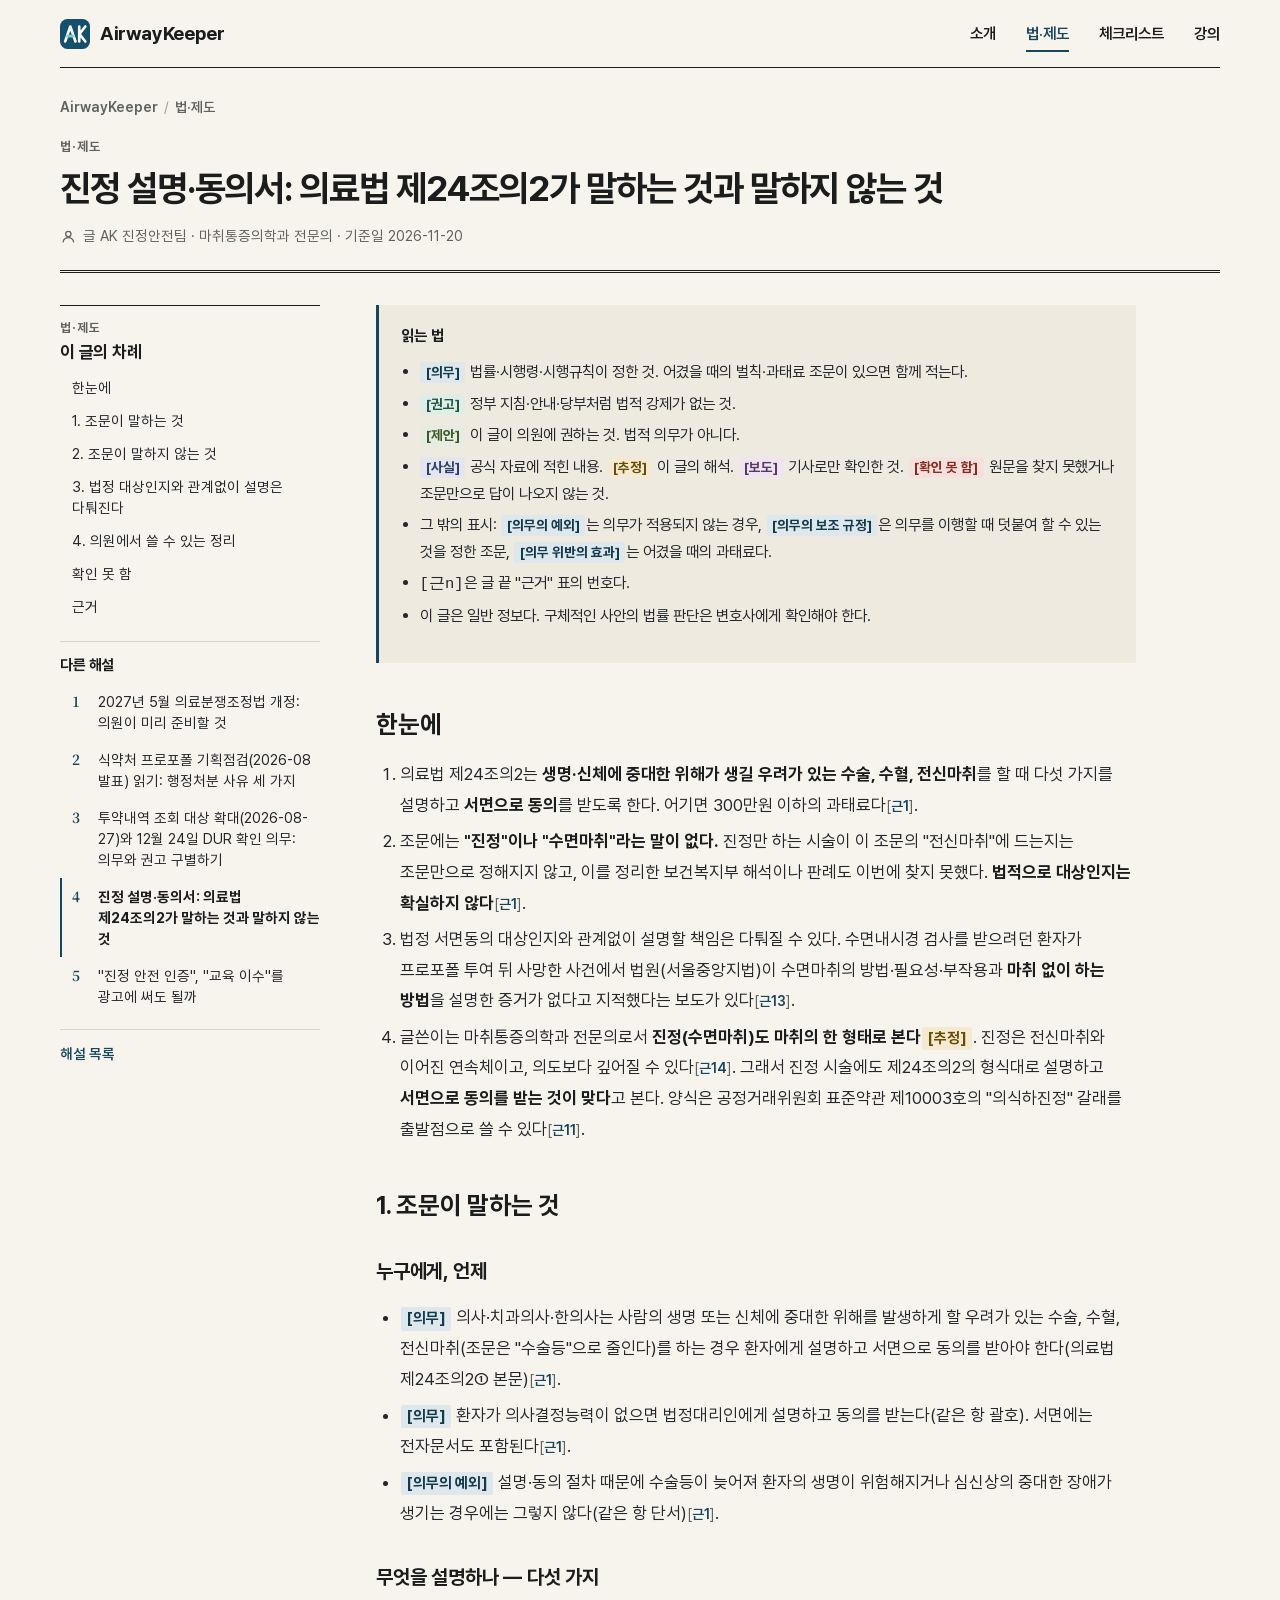
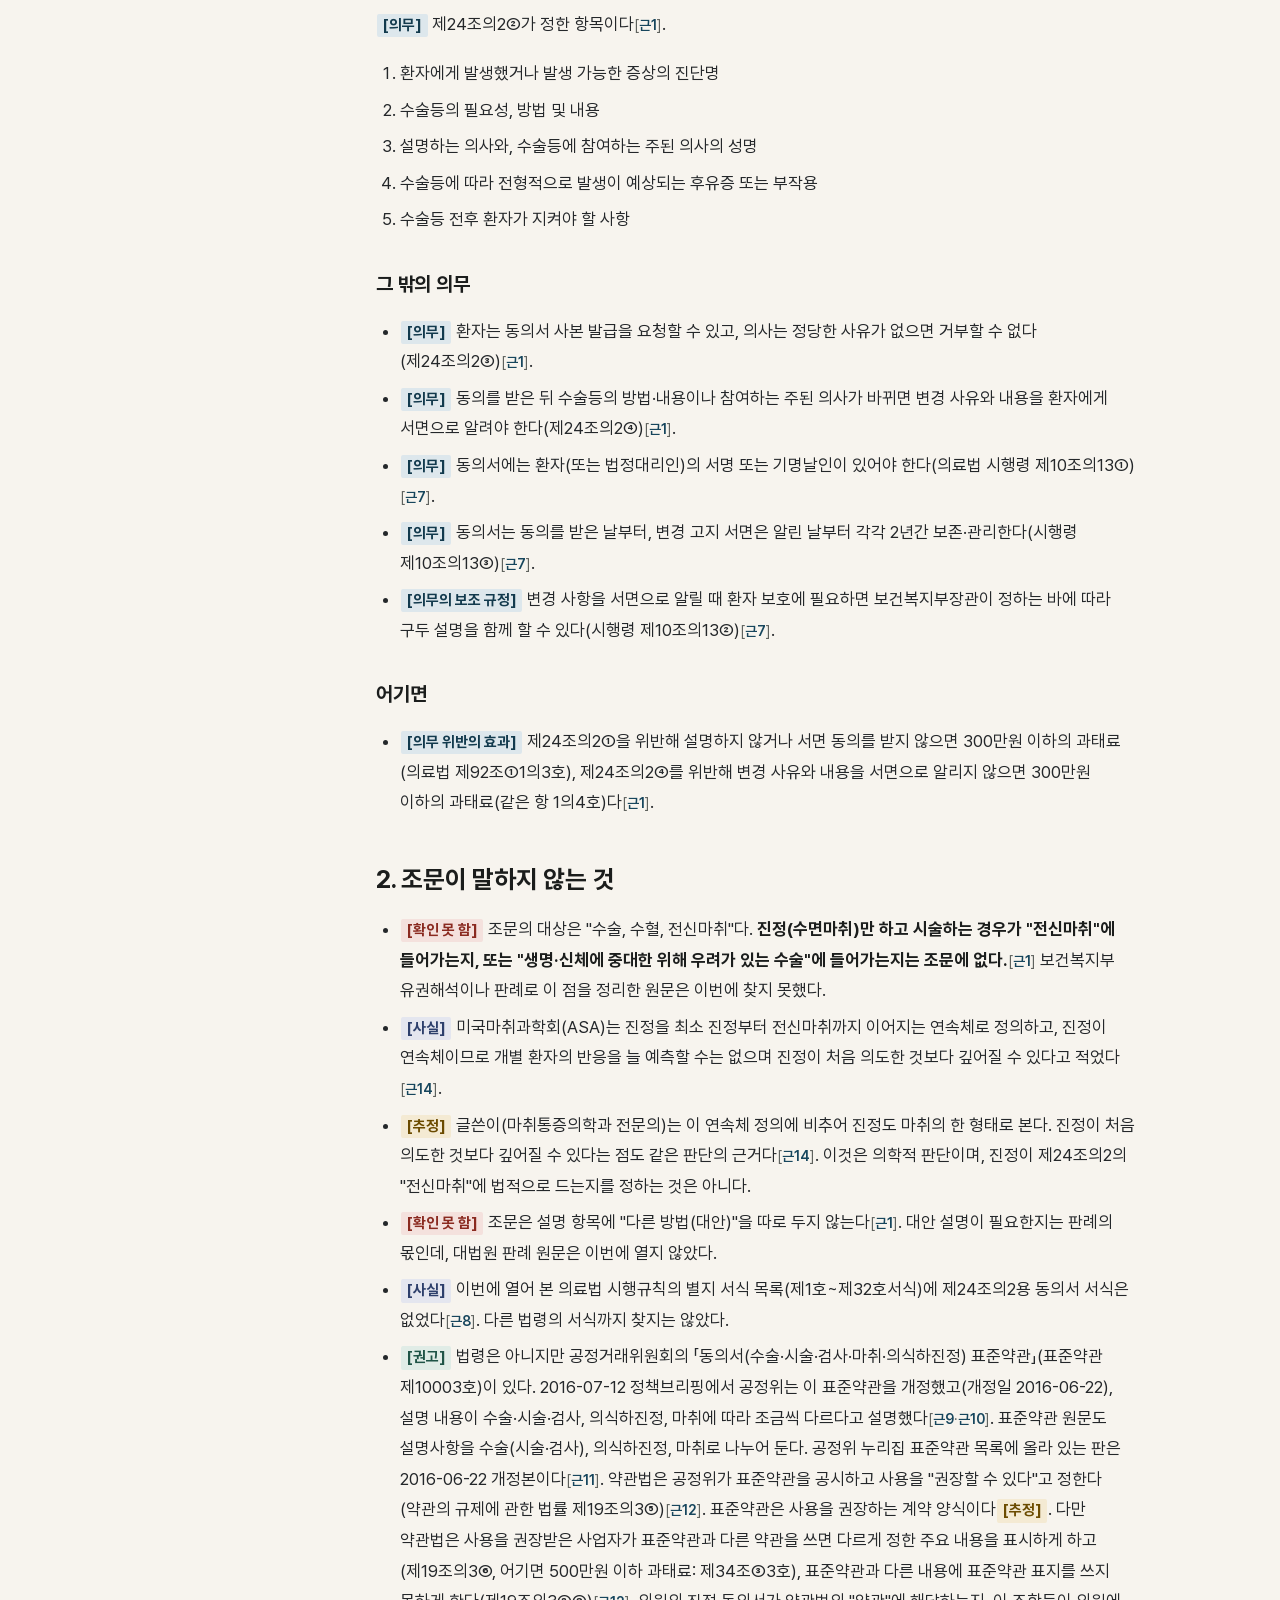
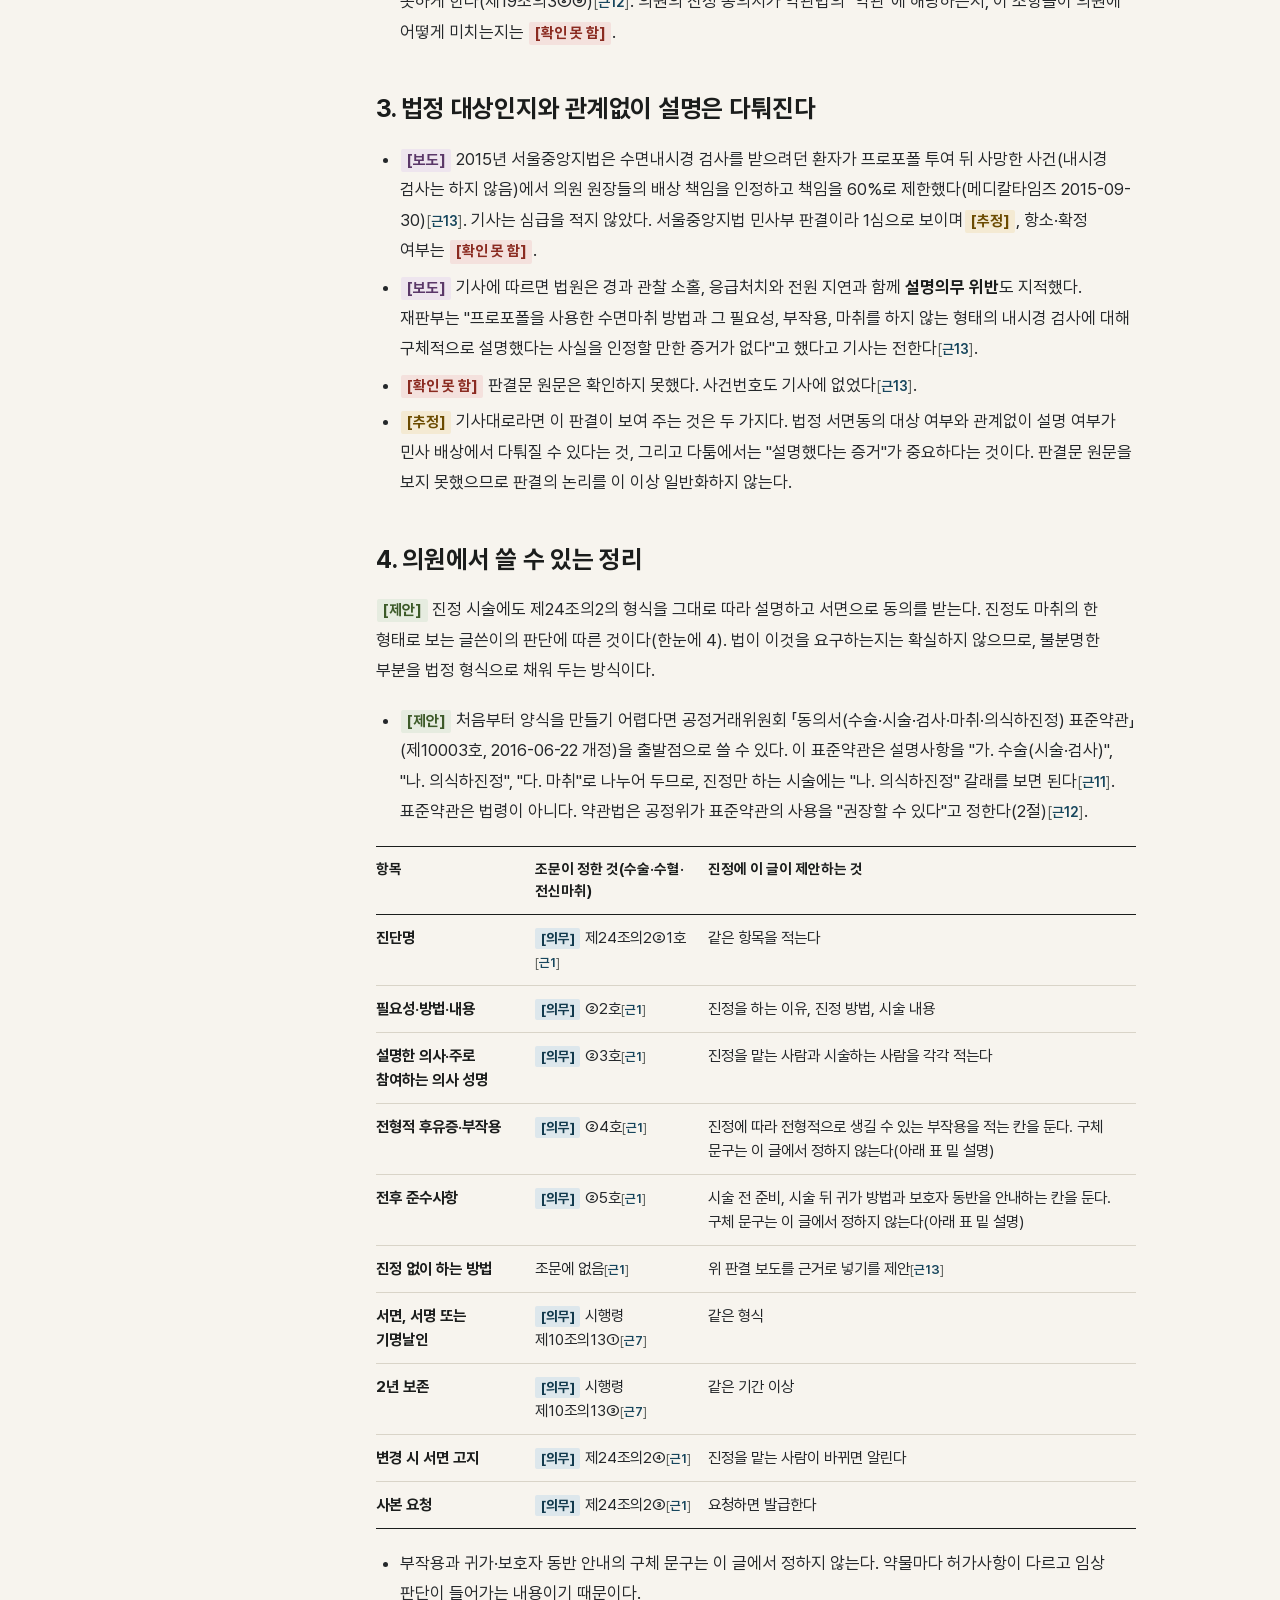
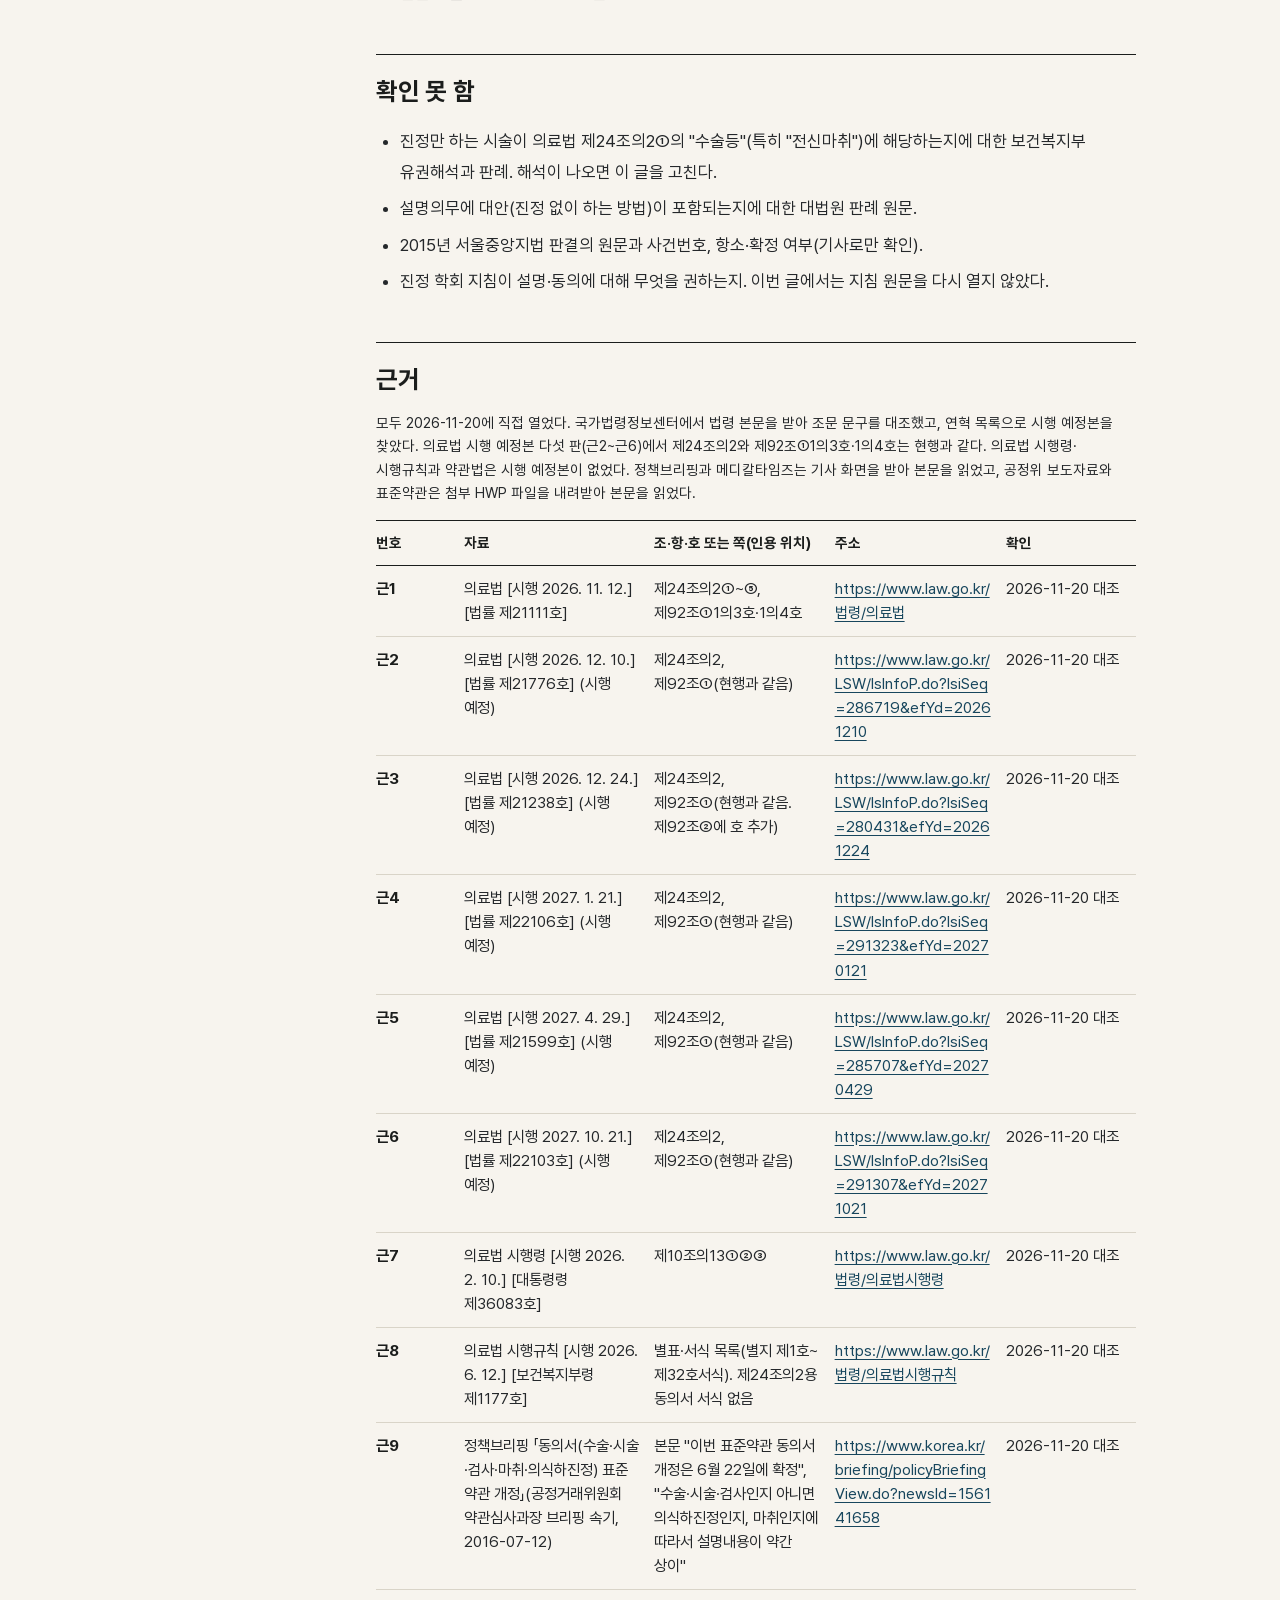
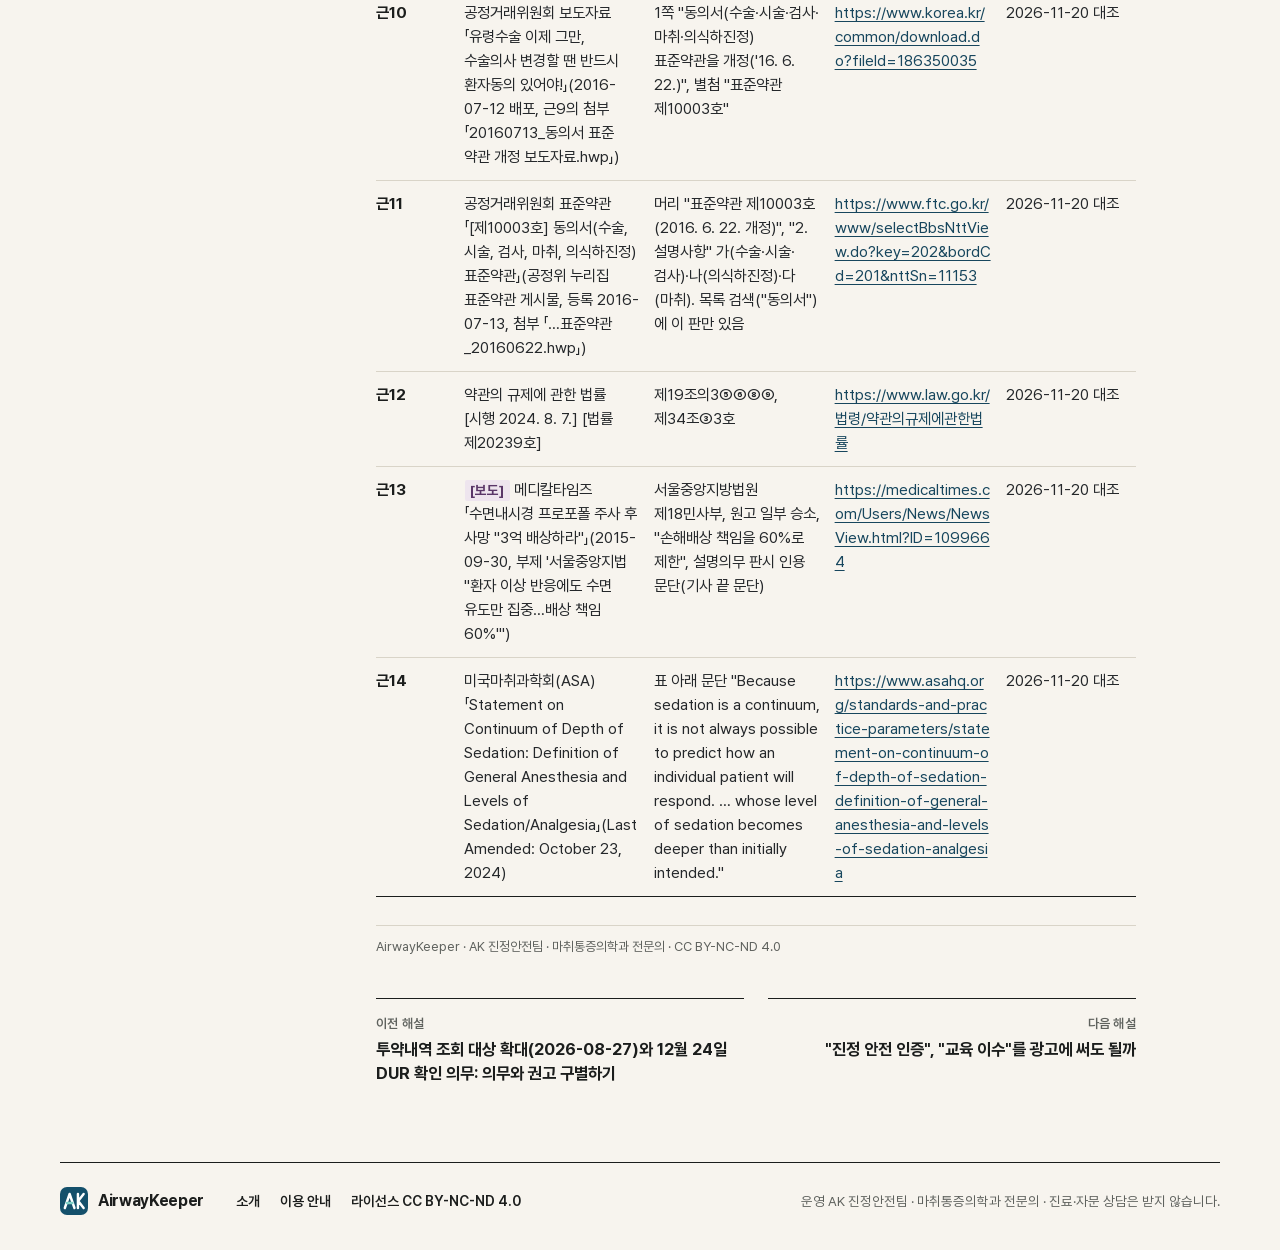
<file: law-sedation-consent.html>
<!doctype html>
<html lang="ko"><head><meta charset="utf-8">
<meta name="viewport" content="width=device-width,initial-scale=1">
<title>진정 설명·동의서: 의료법 제24조의2가 말하는 것과 말하지 않는 것 — AirwayKeeper</title>
<meta name="description" content="진정 설명·동의서: 의료법 제24조의2가 말하는 것과 말하지 않는 것">
<link rel="canonical" href="https://airwaykeeper.com/law-sedation-consent.html">
<meta property="og:type" content="website">
<meta property="og:site_name" content="AirwayKeeper">
<meta property="og:title" content="진정 설명·동의서: 의료법 제24조의2가 말하는 것과 말하지 않는 것 — AirwayKeeper">
<meta property="og:description" content="진정 설명·동의서: 의료법 제24조의2가 말하는 것과 말하지 않는 것">
<meta property="og:url" content="https://airwaykeeper.com/law-sedation-consent.html">
<meta property="og:image" content="https://airwaykeeper.com/assets/og-home-v2.png">
<meta property="og:image:type" content="image/png">
<meta property="og:image:width" content="1200">
<meta property="og:image:height" content="630">
<meta property="og:image:alt" content="AirwayKeeper — 진정 안전의 기준을 세우다">
<meta property="og:locale" content="ko_KR">
<meta name="twitter:card" content="summary_large_image">
<meta name="twitter:title" content="진정 설명·동의서: 의료법 제24조의2가 말하는 것과 말하지 않는 것 — AirwayKeeper">
<meta name="twitter:description" content="진정 설명·동의서: 의료법 제24조의2가 말하는 것과 말하지 않는 것">
<meta name="twitter:image" content="https://airwaykeeper.com/assets/og-home-v2.png">
<meta name="twitter:image:alt" content="AirwayKeeper — 진정 안전의 기준을 세우다">
<link rel="stylesheet" href="assets/style.css">
<link rel="icon" href="assets/mark.svg" type="image/svg+xml">
</head><body>
<header class="top"><div class="wrap">
<a class="brand" href="index.html"><img src="assets/mark.svg" alt="" width="30" height="30">AirwayKeeper</a>
<nav class="nav" aria-label="주 메뉴"><a href="about.html">소개</a><a href="law.html" aria-current=page>법·제도</a><a href="checklist.html">체크리스트</a><a href="course.html">강의</a></nav>

</div></header>
<main class="wrap">
<nav class="crumb" aria-label="경로"><a href="index.html">AirwayKeeper</a><span class="sep">/</span>
<a href="law.html">법·제도</a></nav>
<div class="lhead"><div><span class="no">법·제도</span><h1>진정 설명·동의서: 의료법 제24조의2가 말하는 것과 말하지 않는 것</h1>
<div class="meta"><span><span class="ic"><svg viewBox="0 0 24 24" aria-hidden="true"><circle cx="12" cy="8.5" r="3.8"/><path d="M4.5 20c.8-3.8 3.8-6 7.5-6s6.7 2.2 7.5 6"/></svg></span>글 AK 진정안전팀 · 마취통증의학과 전문의 · 기준일 2026-11-20</span></div></div></div>
<div class="layout">
<aside class="side" aria-label="이 글의 차례"><details open><summary><span><h2>법·제도</h2>
<h3>이 글의 차례</h3></span></summary>
<ol class="toc toc-plain"><li><a href="#s1"><span>한눈에</span></a></li><li><a href="#s2"><span>1. 조문이 말하는 것</span></a></li><li><a href="#s3"><span>2. 조문이 말하지 않는 것</span></a></li><li><a href="#s4"><span>3. 법정 대상인지와 관계없이 설명은 다퉈진다</span></a></li><li><a href="#s5"><span>4. 의원에서 쓸 수 있는 정리</span></a></li><li><a href="#unconfirmed"><span>확인 못 함</span></a></li><li><a href="#sources"><span>근거</span></a></li></ol>
<h3 class="side-h">다른 해설</h3>
<ol class="toc"><li><a href="law-medical-dispute-2027.html"><span class="st">1</span><span>2027년 5월 의료분쟁조정법 개정: 의원이 미리 준비할 것</span></a></li><li><a href="law-propofol-inspection-2026-08.html"><span class="st">2</span><span>식약처 프로포폴 기획점검(2026-08 발표) 읽기: 행정처분 사유 세 가지</span></a></li><li><a href="law-dur-check-2026-12.html"><span class="st">3</span><span>투약내역 조회 대상 확대(2026-08-27)와 12월 24일 DUR 확인 의무: 의무와 권고 구별하기</span></a></li><li class=cur aria-current=page><a href="law-sedation-consent.html"><span class="st">4</span><span>진정 설명·동의서: 의료법 제24조의2가 말하는 것과 말하지 않는 것</span></a></li><li><a href="law-certification-ads.html"><span class="st">5</span><span>&quot;진정 안전 인증&quot;, &quot;교육 이수&quot;를 광고에 써도 될까</span></a></li></ol>
<a class="back" href="law.html">해설 목록</a></details></aside>
<div>
<article class="article law"><div class="prose">
<div class="howto"><p><strong>읽는 법</strong></p>
<ul>
<li><strong><span class="tag tag-duty">[의무]</span></strong> 법률·시행령·시행규칙이 정한 것. 어겼을 때의 벌칙·과태료 조문이 있으면 함께 적는다.</li>
<li><strong><span class="tag tag-rec">[권고]</span></strong> 정부 지침·안내·당부처럼 법적 강제가 없는 것.</li>
<li><strong><span class="tag tag-sug">[제안]</span></strong> 이 글이 의원에 권하는 것. 법적 의무가 아니다.</li>
<li><strong><span class="tag tag-fact">[사실]</span></strong> 공식 자료에 적힌 내용. <strong><span class="tag tag-est">[추정]</span></strong> 이 글의 해석. <strong><span class="tag tag-press">[보도]</span></strong> 기사로만 확인한 것. <strong><span class="tag tag-unk">[확인 못 함]</span></strong> 원문을 찾지 못했거나 조문만으로 답이 나오지 않는 것.</li>
<li>그 밖의 표시: <strong><span class="tag tag-duty">[의무의 예외]</span></strong>는 의무가 적용되지 않는 경우, <strong><span class="tag tag-duty">[의무의 보조 규정]</span></strong>은 의무를 이행할 때 덧붙여 할 수 있는 것을 정한 조문, <strong><span class="tag tag-duty">[의무 위반의 효과]</span></strong>는 어겼을 때의 과태료다.</li>
<li><code>[근n]</code>은 글 끝 "근거" 표의 번호다.</li>
<li>이 글은 일반 정보다. 구체적인 사안의 법률 판단은 변호사에게 확인해야 한다.</li>
</ul>
</div>
<h2 id="s1">한눈에</h2>
<ol>
<li>의료법 제24조의2는 <strong>생명·신체에 중대한 위해가 생길 우려가 있는 수술, 수혈, 전신마취</strong>를 할 때 다섯 가지를 설명하고 <strong>서면으로 동의</strong>를 받도록 한다. 어기면 300만원 이하의 과태료다<span class="cite">[<a href="#ref-1">근1</a>]</span>.</li>
<li>조문에는 <strong>"진정"이나 "수면마취"라는 말이 없다.</strong> 진정만 하는 시술이 이 조문의 "전신마취"에 드는지는 조문만으로 정해지지 않고, 이를 정리한 보건복지부 해석이나 판례도 이번에 찾지 못했다. <strong>법적으로 대상인지는 확실하지 않다</strong><span class="cite">[<a href="#ref-1">근1</a>]</span>.</li>
<li>법정 서면동의 대상인지와 관계없이 설명할 책임은 다퉈질 수 있다. 수면내시경 검사를 받으려던 환자가 프로포폴 투여 뒤 사망한 사건에서 법원(서울중앙지법)이 수면마취의 방법·필요성·부작용과 <strong>마취 없이 하는 방법</strong>을 설명한 증거가 없다고 지적했다는 보도가 있다<span class="cite">[<a href="#ref-13">근13</a>]</span>.</li>
<li>글쓴이는 마취통증의학과 전문의로서 <strong>진정(수면마취)도 마취의 한 형태로 본다</strong><span class="tag tag-est">[추정]</span>. 진정은 전신마취와 이어진 연속체이고, 의도보다 깊어질 수 있다<span class="cite">[<a href="#ref-14">근14</a>]</span>. 그래서 진정 시술에도 제24조의2의 형식대로 설명하고 <strong>서면으로 동의를 받는 것이 맞다</strong>고 본다. 양식은 공정거래위원회 표준약관 제10003호의 "의식하진정" 갈래를 출발점으로 쓸 수 있다<span class="cite">[<a href="#ref-11">근11</a>]</span>.</li>
</ol>
<h2 id="s2">1. 조문이 말하는 것</h2>
<h3>누구에게, 언제</h3>
<ul>
<li><strong><span class="tag tag-duty">[의무]</span></strong> 의사·치과의사·한의사는 사람의 생명 또는 신체에 중대한 위해를 발생하게 할 우려가 있는 수술, 수혈, 전신마취(조문은 "수술등"으로 줄인다)를 하는 경우 환자에게 설명하고 서면으로 동의를 받아야 한다(의료법 제24조의2① 본문)<span class="cite">[<a href="#ref-1">근1</a>]</span>.</li>
<li><strong><span class="tag tag-duty">[의무]</span></strong> 환자가 의사결정능력이 없으면 법정대리인에게 설명하고 동의를 받는다(같은 항 괄호). 서면에는 전자문서도 포함된다<span class="cite">[<a href="#ref-1">근1</a>]</span>.</li>
<li><strong><span class="tag tag-duty">[의무의 예외]</span></strong> 설명·동의 절차 때문에 수술등이 늦어져 환자의 생명이 위험해지거나 심신상의 중대한 장애가 생기는 경우에는 그렇지 않다(같은 항 단서)<span class="cite">[<a href="#ref-1">근1</a>]</span>.</li>
</ul>
<h3>무엇을 설명하나 — 다섯 가지</h3>
<p><strong><span class="tag tag-duty">[의무]</span></strong> 제24조의2②가 정한 항목이다<span class="cite">[<a href="#ref-1">근1</a>]</span>.</p>
<ol>
<li>환자에게 발생했거나 발생 가능한 증상의 진단명</li>
<li>수술등의 필요성, 방법 및 내용</li>
<li>설명하는 의사와, 수술등에 참여하는 주된 의사의 성명</li>
<li>수술등에 따라 전형적으로 발생이 예상되는 후유증 또는 부작용</li>
<li>수술등 전후 환자가 지켜야 할 사항</li>
</ol>
<h3>그 밖의 의무</h3>
<ul>
<li><strong><span class="tag tag-duty">[의무]</span></strong> 환자는 동의서 사본 발급을 요청할 수 있고, 의사는 정당한 사유가 없으면 거부할 수 없다(제24조의2③)<span class="cite">[<a href="#ref-1">근1</a>]</span>.</li>
<li><strong><span class="tag tag-duty">[의무]</span></strong> 동의를 받은 뒤 수술등의 방법·내용이나 참여하는 주된 의사가 바뀌면 변경 사유와 내용을 환자에게 서면으로 알려야 한다(제24조의2④)<span class="cite">[<a href="#ref-1">근1</a>]</span>.</li>
<li><strong><span class="tag tag-duty">[의무]</span></strong> 동의서에는 환자(또는 법정대리인)의 서명 또는 기명날인이 있어야 한다(의료법 시행령 제10조의13①)<span class="cite">[<a href="#ref-7">근7</a>]</span>.</li>
<li><strong><span class="tag tag-duty">[의무]</span></strong> 동의서는 동의를 받은 날부터, 변경 고지 서면은 알린 날부터 각각 2년간 보존·관리한다(시행령 제10조의13③)<span class="cite">[<a href="#ref-7">근7</a>]</span>.</li>
<li><strong><span class="tag tag-duty">[의무의 보조 규정]</span></strong> 변경 사항을 서면으로 알릴 때 환자 보호에 필요하면 보건복지부장관이 정하는 바에 따라 구두 설명을 함께 할 수 있다(시행령 제10조의13②)<span class="cite">[<a href="#ref-7">근7</a>]</span>.</li>
</ul>
<h3>어기면</h3>
<ul>
<li><strong><span class="tag tag-duty">[의무 위반의 효과]</span></strong> 제24조의2①을 위반해 설명하지 않거나 서면 동의를 받지 않으면 300만원 이하의 과태료(의료법 제92조①1의3호), 제24조의2④를 위반해 변경 사유와 내용을 서면으로 알리지 않으면 300만원 이하의 과태료(같은 항 1의4호)다<span class="cite">[<a href="#ref-1">근1</a>]</span>.</li>
</ul>
<h2 id="s3">2. 조문이 말하지 않는 것</h2>
<ul>
<li><strong><span class="tag tag-unk">[확인 못 함]</span></strong> 조문의 대상은 "수술, 수혈, 전신마취"다. <strong>진정(수면마취)만 하고 시술하는 경우가 "전신마취"에 들어가는지, 또는 "생명·신체에 중대한 위해 우려가 있는 수술"에 들어가는지는 조문에 없다.</strong><span class="cite">[<a href="#ref-1">근1</a>]</span> 보건복지부 유권해석이나 판례로 이 점을 정리한 원문은 이번에 찾지 못했다.</li>
<li><strong><span class="tag tag-fact">[사실]</span></strong> 미국마취과학회(ASA)는 진정을 최소 진정부터 전신마취까지 이어지는 연속체로 정의하고, 진정이 연속체이므로 개별 환자의 반응을 늘 예측할 수는 없으며 진정이 처음 의도한 것보다 깊어질 수 있다고 적었다<span class="cite">[<a href="#ref-14">근14</a>]</span>.</li>
<li><strong><span class="tag tag-est">[추정]</span></strong> 글쓴이(마취통증의학과 전문의)는 이 연속체 정의에 비추어 진정도 마취의 한 형태로 본다. 진정이 처음 의도한 것보다 깊어질 수 있다는 점도 같은 판단의 근거다<span class="cite">[<a href="#ref-14">근14</a>]</span>. 이것은 의학적 판단이며, 진정이 제24조의2의 "전신마취"에 법적으로 드는지를 정하는 것은 아니다.</li>
<li><strong><span class="tag tag-unk">[확인 못 함]</span></strong> 조문은 설명 항목에 "다른 방법(대안)"을 따로 두지 않는다<span class="cite">[<a href="#ref-1">근1</a>]</span>. 대안 설명이 필요한지는 판례의 몫인데, 대법원 판례 원문은 이번에 열지 않았다.</li>
<li><strong><span class="tag tag-fact">[사실]</span></strong> 이번에 열어 본 의료법 시행규칙의 별지 서식 목록(제1호~제32호서식)에 제24조의2용 동의서 서식은 없었다<span class="cite">[<a href="#ref-8">근8</a>]</span>. 다른 법령의 서식까지 찾지는 않았다.</li>
<li><strong><span class="tag tag-rec">[권고]</span></strong> 법령은 아니지만 공정거래위원회의 「동의서(수술·시술·검사·마취·의식하진정) 표준약관」(표준약관 제10003호)이 있다. 2016-07-12 정책브리핑에서 공정위는 이 표준약관을 개정했고(개정일 2016-06-22), 설명 내용이 수술·시술·검사, 의식하진정, 마취에 따라 조금씩 다르다고 설명했다<span class="cite">[<a href="#ref-9">근9</a>·<a href="#ref-10">근10</a>]</span>. 표준약관 원문도 설명사항을 수술(시술·검사), 의식하진정, 마취로 나누어 둔다. 공정위 누리집 표준약관 목록에 올라 있는 판은 2016-06-22 개정본이다<span class="cite">[<a href="#ref-11">근11</a>]</span>. 약관법은 공정위가 표준약관을 공시하고 사용을 "권장할 수 있다"고 정한다(약관의 규제에 관한 법률 제19조의3⑤)<span class="cite">[<a href="#ref-12">근12</a>]</span>. 표준약관은 사용을 권장하는 계약 양식이다<span class="tag tag-est">[추정]</span>. 다만 약관법은 사용을 권장받은 사업자가 표준약관과 다른 약관을 쓰면 다르게 정한 주요 내용을 표시하게 하고(제19조의3⑥, 어기면 500만원 이하 과태료: 제34조③3호), 표준약관과 다른 내용에 표준약관 표지를 쓰지 못하게 한다(제19조의3⑧⑨)<span class="cite">[<a href="#ref-12">근12</a>]</span>. 의원의 진정 동의서가 약관법의 "약관"에 해당하는지, 이 조항들이 의원에 어떻게 미치는지는 <span class="tag tag-unk">[확인 못 함]</span>.</li>
</ul>
<h2 id="s4">3. 법정 대상인지와 관계없이 설명은 다퉈진다</h2>
<ul>
<li><strong><span class="tag tag-press">[보도]</span></strong> 2015년 서울중앙지법은 수면내시경 검사를 받으려던 환자가 프로포폴 투여 뒤 사망한 사건(내시경 검사는 하지 않음)에서 의원 원장들의 배상 책임을 인정하고 책임을 60%로 제한했다(메디칼타임즈 2015-09-30)<span class="cite">[<a href="#ref-13">근13</a>]</span>. 기사는 심급을 적지 않았다. 서울중앙지법 민사부 판결이라 1심으로 보이며<span class="tag tag-est">[추정]</span>, 항소·확정 여부는 <span class="tag tag-unk">[확인 못 함]</span>.</li>
<li><strong><span class="tag tag-press">[보도]</span></strong> 기사에 따르면 법원은 경과 관찰 소홀, 응급처치와 전원 지연과 함께 <strong>설명의무 위반</strong>도 지적했다. 재판부는 "프로포폴을 사용한 수면마취 방법과 그 필요성, 부작용, 마취를 하지 않는 형태의 내시경 검사에 대해 구체적으로 설명했다는 사실을 인정할 만한 증거가 없다"고 했다고 기사는 전한다<span class="cite">[<a href="#ref-13">근13</a>]</span>.</li>
<li><strong><span class="tag tag-unk">[확인 못 함]</span></strong> 판결문 원문은 확인하지 못했다. 사건번호도 기사에 없었다<span class="cite">[<a href="#ref-13">근13</a>]</span>.</li>
<li><strong><span class="tag tag-est">[추정]</span></strong> 기사대로라면 이 판결이 보여 주는 것은 두 가지다. 법정 서면동의 대상 여부와 관계없이 설명 여부가 민사 배상에서 다퉈질 수 있다는 것, 그리고 다툼에서는 "설명했다는 증거"가 중요하다는 것이다. 판결문 원문을 보지 못했으므로 판결의 논리를 이 이상 일반화하지 않는다.</li>
</ul>
<h2 id="s5">4. 의원에서 쓸 수 있는 정리</h2>
<p><strong><span class="tag tag-sug">[제안]</span></strong> 진정 시술에도 제24조의2의 형식을 그대로 따라 설명하고 서면으로 동의를 받는다. 진정도 마취의 한 형태로 보는 글쓴이의 판단에 따른 것이다(한눈에 4). 법이 이것을 요구하는지는 확실하지 않으므로, 불분명한 부분을 법정 형식으로 채워 두는 방식이다.</p>
<ul>
<li><strong><span class="tag tag-sug">[제안]</span></strong> 처음부터 양식을 만들기 어렵다면 공정거래위원회 「동의서(수술·시술·검사·마취·의식하진정) 표준약관」(제10003호, 2016-06-22 개정)을 출발점으로 쓸 수 있다. 이 표준약관은 설명사항을 "가. 수술(시술·검사)", "나. 의식하진정", "다. 마취"로 나누어 두므로, 진정만 하는 시술에는 "나. 의식하진정" 갈래를 보면 된다<span class="cite">[<a href="#ref-11">근11</a>]</span>. 표준약관은 법령이 아니다. 약관법은 공정위가 표준약관의 사용을 "권장할 수 있다"고 정한다(2절)<span class="cite">[<a href="#ref-12">근12</a>]</span>.</li>
</ul>
<div class="table-wrap"><table>
<thead>
<tr>
<th>항목</th>
<th>조문이 정한 것(수술·수혈·전신마취)</th>
<th>진정에 이 글이 제안하는 것</th>
</tr>
</thead>
<tbody>
<tr>
<td>진단명</td>
<td><span class="tag tag-duty">[의무]</span> 제24조의2②1호<span class="cite">[<a href="#ref-1">근1</a>]</span></td>
<td>같은 항목을 적는다</td>
</tr>
<tr>
<td>필요성·방법·내용</td>
<td><span class="tag tag-duty">[의무]</span> ②2호<span class="cite">[<a href="#ref-1">근1</a>]</span></td>
<td>진정을 하는 이유, 진정 방법, 시술 내용</td>
</tr>
<tr>
<td>설명한 의사·주로 참여하는 의사 성명</td>
<td><span class="tag tag-duty">[의무]</span> ②3호<span class="cite">[<a href="#ref-1">근1</a>]</span></td>
<td>진정을 맡는 사람과 시술하는 사람을 각각 적는다</td>
</tr>
<tr>
<td>전형적 후유증·부작용</td>
<td><span class="tag tag-duty">[의무]</span> ②4호<span class="cite">[<a href="#ref-1">근1</a>]</span></td>
<td>진정에 따라 전형적으로 생길 수 있는 부작용을 적는 칸을 둔다. 구체 문구는 이 글에서 정하지 않는다(아래 표 밑 설명)</td>
</tr>
<tr>
<td>전후 준수사항</td>
<td><span class="tag tag-duty">[의무]</span> ②5호<span class="cite">[<a href="#ref-1">근1</a>]</span></td>
<td>시술 전 준비, 시술 뒤 귀가 방법과 보호자 동반을 안내하는 칸을 둔다. 구체 문구는 이 글에서 정하지 않는다(아래 표 밑 설명)</td>
</tr>
<tr>
<td>진정 없이 하는 방법</td>
<td>조문에 없음<span class="cite">[<a href="#ref-1">근1</a>]</span></td>
<td>위 판결 보도를 근거로 넣기를 제안<span class="cite">[<a href="#ref-13">근13</a>]</span></td>
</tr>
<tr>
<td>서면, 서명 또는 기명날인</td>
<td><span class="tag tag-duty">[의무]</span> 시행령 제10조의13①<span class="cite">[<a href="#ref-7">근7</a>]</span></td>
<td>같은 형식</td>
</tr>
<tr>
<td>2년 보존</td>
<td><span class="tag tag-duty">[의무]</span> 시행령 제10조의13③<span class="cite">[<a href="#ref-7">근7</a>]</span></td>
<td>같은 기간 이상</td>
</tr>
<tr>
<td>변경 시 서면 고지</td>
<td><span class="tag tag-duty">[의무]</span> 제24조의2④<span class="cite">[<a href="#ref-1">근1</a>]</span></td>
<td>진정을 맡는 사람이 바뀌면 알린다</td>
</tr>
<tr>
<td>사본 요청</td>
<td><span class="tag tag-duty">[의무]</span> 제24조의2③<span class="cite">[<a href="#ref-1">근1</a>]</span></td>
<td>요청하면 발급한다</td>
</tr>
</tbody>
</table></div>
<ul>
<li>부작용과 귀가·보호자 동반 안내의 구체 문구는 이 글에서 정하지 않는다. 약물마다 허가사항이 다르고 임상 판단이 들어가는 내용이기 때문이다.</li>
</ul>
<h2 id="unconfirmed" class="end-h">확인 못 함</h2>
<ul>
<li>진정만 하는 시술이 의료법 제24조의2①의 "수술등"(특히 "전신마취")에 해당하는지에 대한 보건복지부 유권해석과 판례. 해석이 나오면 이 글을 고친다.</li>
<li>설명의무에 대안(진정 없이 하는 방법)이 포함되는지에 대한 대법원 판례 원문.</li>
<li>2015년 서울중앙지법 판결의 원문과 사건번호, 항소·확정 여부(기사로만 확인).</li>
<li>진정 학회 지침이 설명·동의에 대해 무엇을 권하는지. 이번 글에서는 지침 원문을 다시 열지 않았다.</li>
</ul>
<h2 id="sources" class="end-h">근거</h2>
<p>모두 2026-11-20에 직접 열었다. 국가법령정보센터에서 법령 본문을 받아 조문 문구를 대조했고, 연혁 목록으로 시행 예정본을 찾았다. 의료법 시행 예정본 다섯 판(근2~근6)에서 제24조의2와 제92조①1의3호·1의4호는 현행과 같다. 의료법 시행령·시행규칙과 약관법은 시행 예정본이 없었다. 정책브리핑과 메디칼타임즈는 기사 화면을 받아 본문을 읽었고, 공정위 보도자료와 표준약관은 첨부 HWP 파일을 내려받아 본문을 읽었다.</p>
<div class="table-wrap"><table>
<thead>
<tr>
<th>번호</th>
<th>자료</th>
<th>조·항·호 또는 쪽(인용 위치)</th>
<th>주소</th>
<th>확인</th>
</tr>
</thead>
<tbody>
<tr id="ref-1">
<td>근1</td>
<td>의료법 [시행 2026. 11. 12.] [법률 제21111호]</td>
<td>제24조의2①~⑤, 제92조①1의3호·1의4호</td>
<td><a href="https://www.law.go.kr/법령/의료법" rel="noreferrer">https://www.law.go.kr/법령/의료법</a></td>
<td>2026-11-20 대조</td>
</tr>
<tr id="ref-2">
<td>근2</td>
<td>의료법 [시행 2026. 12. 10.] [법률 제21776호] (시행 예정)</td>
<td>제24조의2, 제92조①(현행과 같음)</td>
<td><a href="https://www.law.go.kr/LSW/lsInfoP.do?lsiSeq=286719&amp;efYd=20261210" rel="noreferrer">https://www.law.go.kr/LSW/lsInfoP.do?lsiSeq=286719&amp;efYd=20261210</a></td>
<td>2026-11-20 대조</td>
</tr>
<tr id="ref-3">
<td>근3</td>
<td>의료법 [시행 2026. 12. 24.] [법률 제21238호] (시행 예정)</td>
<td>제24조의2, 제92조①(현행과 같음. 제92조②에 호 추가)</td>
<td><a href="https://www.law.go.kr/LSW/lsInfoP.do?lsiSeq=280431&amp;efYd=20261224" rel="noreferrer">https://www.law.go.kr/LSW/lsInfoP.do?lsiSeq=280431&amp;efYd=20261224</a></td>
<td>2026-11-20 대조</td>
</tr>
<tr id="ref-4">
<td>근4</td>
<td>의료법 [시행 2027. 1. 21.] [법률 제22106호] (시행 예정)</td>
<td>제24조의2, 제92조①(현행과 같음)</td>
<td><a href="https://www.law.go.kr/LSW/lsInfoP.do?lsiSeq=291323&amp;efYd=20270121" rel="noreferrer">https://www.law.go.kr/LSW/lsInfoP.do?lsiSeq=291323&amp;efYd=20270121</a></td>
<td>2026-11-20 대조</td>
</tr>
<tr id="ref-5">
<td>근5</td>
<td>의료법 [시행 2027. 4. 29.] [법률 제21599호] (시행 예정)</td>
<td>제24조의2, 제92조①(현행과 같음)</td>
<td><a href="https://www.law.go.kr/LSW/lsInfoP.do?lsiSeq=285707&amp;efYd=20270429" rel="noreferrer">https://www.law.go.kr/LSW/lsInfoP.do?lsiSeq=285707&amp;efYd=20270429</a></td>
<td>2026-11-20 대조</td>
</tr>
<tr id="ref-6">
<td>근6</td>
<td>의료법 [시행 2027. 10. 21.] [법률 제22103호] (시행 예정)</td>
<td>제24조의2, 제92조①(현행과 같음)</td>
<td><a href="https://www.law.go.kr/LSW/lsInfoP.do?lsiSeq=291307&amp;efYd=20271021" rel="noreferrer">https://www.law.go.kr/LSW/lsInfoP.do?lsiSeq=291307&amp;efYd=20271021</a></td>
<td>2026-11-20 대조</td>
</tr>
<tr id="ref-7">
<td>근7</td>
<td>의료법 시행령 [시행 2026. 2. 10.] [대통령령 제36083호]</td>
<td>제10조의13①②③</td>
<td><a href="https://www.law.go.kr/법령/의료법시행령" rel="noreferrer">https://www.law.go.kr/법령/의료법시행령</a></td>
<td>2026-11-20 대조</td>
</tr>
<tr id="ref-8">
<td>근8</td>
<td>의료법 시행규칙 [시행 2026. 6. 12.] [보건복지부령 제1177호]</td>
<td>별표·서식 목록(별지 제1호~제32호서식). 제24조의2용 동의서 서식 없음</td>
<td><a href="https://www.law.go.kr/법령/의료법시행규칙" rel="noreferrer">https://www.law.go.kr/법령/의료법시행규칙</a></td>
<td>2026-11-20 대조</td>
</tr>
<tr id="ref-9">
<td>근9</td>
<td>정책브리핑 「동의서(수술·시술·검사·마취·의식하진정) 표준 약관 개정」(공정거래위원회 약관심사과장 브리핑 속기, 2016-07-12)</td>
<td>본문 "이번 표준약관 동의서 개정은 6월 22일에 확정", "수술·시술·검사인지 아니면 의식하진정인지, 마취인지에 따라서 설명내용이 약간 상이"</td>
<td><a href="https://www.korea.kr/briefing/policyBriefingView.do?newsId=156141658" rel="noreferrer">https://www.korea.kr/briefing/policyBriefingView.do?newsId=156141658</a></td>
<td>2026-11-20 대조</td>
</tr>
<tr id="ref-10">
<td>근10</td>
<td>공정거래위원회 보도자료 「유령수술 이제 그만, 수술의사 변경할 땐 반드시 환자동의 있어야!」(2016-07-12 배포, 근9의 첨부 「20160713_동의서 표준 약관 개정 보도자료.hwp」)</td>
<td>1쪽 "동의서(수술·시술·검사·마취·의식하진정) 표준약관을 개정('16. 6. 22.)", 별첨 "표준약관 제10003호"</td>
<td><a href="https://www.korea.kr/common/download.do?fileId=186350035" rel="noreferrer">https://www.korea.kr/common/download.do?fileId=186350035</a></td>
<td>2026-11-20 대조</td>
</tr>
<tr id="ref-11">
<td>근11</td>
<td>공정거래위원회 표준약관 「[제10003호] 동의서(수술, 시술, 검사, 마취, 의식하진정) 표준약관」(공정위 누리집 표준약관 게시물, 등록 2016-07-13, 첨부 「…표준약관_20160622.hwp」)</td>
<td>머리 "표준약관 제10003호 (2016. 6. 22. 개정)", "2. 설명사항" 가(수술·시술·검사)·나(의식하진정)·다(마취). 목록 검색("동의서")에 이 판만 있음</td>
<td><a href="https://www.ftc.go.kr/www/selectBbsNttView.do?key=202&amp;bordCd=201&amp;nttSn=11153" rel="noreferrer">https://www.ftc.go.kr/www/selectBbsNttView.do?key=202&amp;bordCd=201&amp;nttSn=11153</a></td>
<td>2026-11-20 대조</td>
</tr>
<tr id="ref-12">
<td>근12</td>
<td>약관의 규제에 관한 법률 [시행 2024. 8. 7.] [법률 제20239호]</td>
<td>제19조의3⑤⑥⑧⑨, 제34조③3호</td>
<td><a href="https://www.law.go.kr/법령/약관의규제에관한법률" rel="noreferrer">https://www.law.go.kr/법령/약관의규제에관한법률</a></td>
<td>2026-11-20 대조</td>
</tr>
<tr id="ref-13">
<td>근13</td>
<td><span class="tag tag-press">[보도]</span> 메디칼타임즈 「수면내시경 프로포폴 주사 후 사망 "3억 배상하라"」(2015-09-30, 부제 '서울중앙지법 "환자 이상 반응에도 수면 유도만 집중…배상 책임 60%"')</td>
<td>서울중앙지방법원 제18민사부, 원고 일부 승소, "손해배상 책임을 60%로 제한", 설명의무 판시 인용 문단(기사 끝 문단)</td>
<td><a href="https://medicaltimes.com/Users/News/NewsView.html?ID=1099664" rel="noreferrer">https://medicaltimes.com/Users/News/NewsView.html?ID=1099664</a></td>
<td>2026-11-20 대조</td>
</tr>
<tr id="ref-14">
<td>근14</td>
<td>미국마취과학회(ASA) 「Statement on Continuum of Depth of Sedation: Definition of General Anesthesia and Levels of Sedation/Analgesia」(Last Amended: October 23, 2024)</td>
<td>표 아래 문단 "Because sedation is a continuum, it is not always possible to predict how an individual patient will respond. … whose level of sedation becomes deeper than initially intended."</td>
<td><a href="https://www.asahq.org/standards-and-practice-parameters/statement-on-continuum-of-depth-of-sedation-definition-of-general-anesthesia-and-levels-of-sedation-analgesia" rel="noreferrer">https://www.asahq.org/standards-and-practice-parameters/statement-on-continuum-of-depth-of-sedation-definition-of-general-anesthesia-and-levels-of-sedation-analgesia</a></td>
<td>2026-11-20 대조</td>
</tr>
</tbody>
</table></div>
</div>
<p class="credit">AirwayKeeper · AK 진정안전팀 · 마취통증의학과 전문의 · CC BY-NC-ND 4.0</p>
</article>
<nav class="pn" aria-label="이전·다음 해설"><a class="" href="law-dur-check-2026-12.html"><small>이전 해설</small><b>투약내역 조회 대상 확대(2026-08-27)와 12월 24일 DUR 확인 의무: 의무와 권고 구별하기</b></a><a class="nx" href="law-certification-ads.html"><small>다음 해설</small><b>&quot;진정 안전 인증&quot;, &quot;교육 이수&quot;를 광고에 써도 될까</b></a></nav>
</div></div></main>
<footer class="foot"><div class="wrap">
<a class="brand" href="index.html"><img src="assets/mark.svg" alt="" width="30" height="30">AirwayKeeper</a>
<p class="links"><a href="about.html">소개</a><a href="guide.html">이용 안내</a><a href="guide.html#license">라이선스 CC BY-NC-ND 4.0</a></p>
<p class="small">운영 AK 진정안전팀 · 마취통증의학과 전문의 · 진료·자문 상담은 받지 않습니다.</p>
</div></footer>
<script src="assets/site.js"></script>
</body></html>
</file>
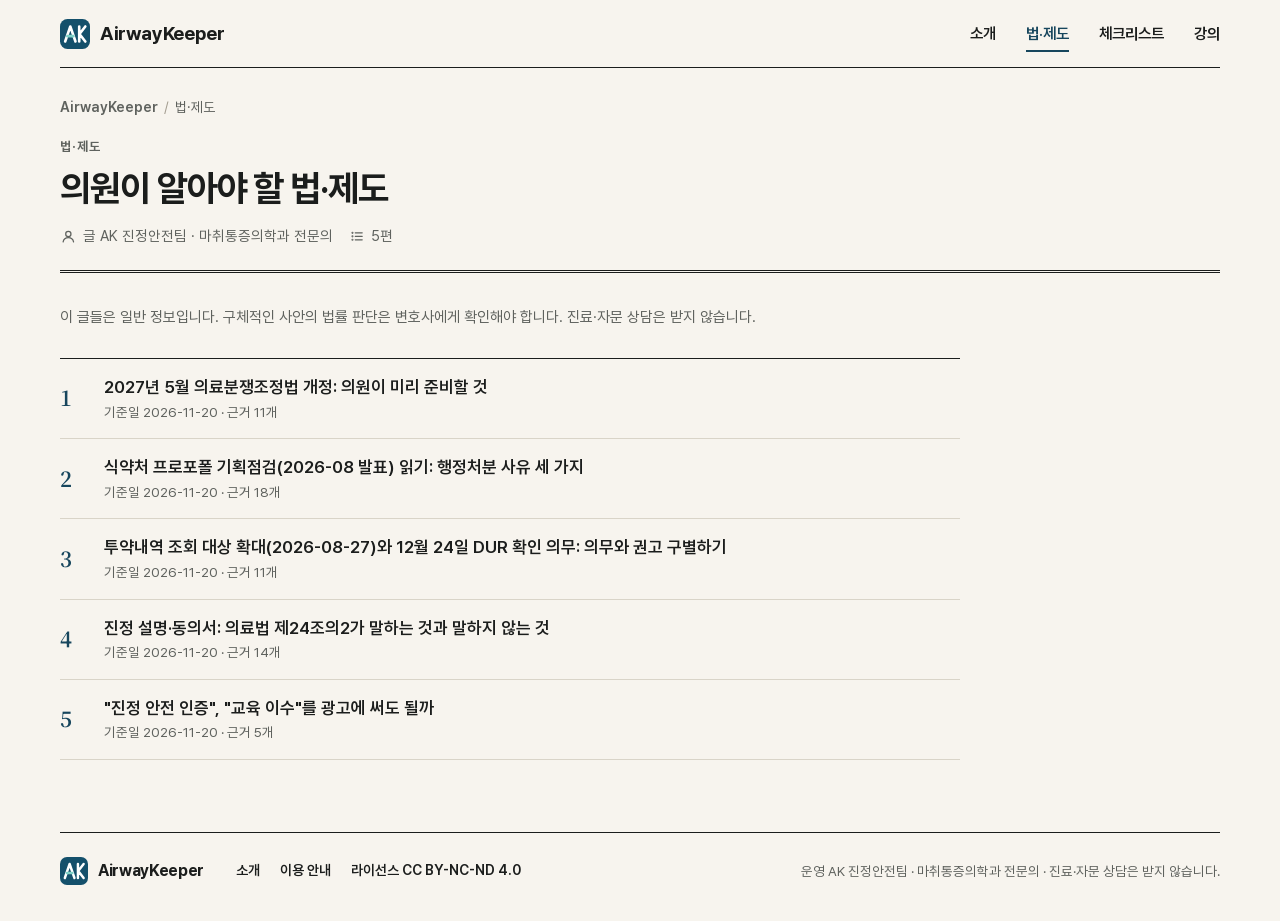
<file: law.html>
<!doctype html>
<html lang="ko"><head><meta charset="utf-8">
<meta name="viewport" content="width=device-width,initial-scale=1">
<title>법·제도 — AirwayKeeper</title>
<meta name="description" content="의원이 알아야 할 법·제도. 진정·수면마취를 하는 의원의 의료진이 알아야 할 법·제도를 근거와 함께 정리해 무료로 열어 둡니다.">
<link rel="canonical" href="https://airwaykeeper.com/law.html">
<meta property="og:type" content="website">
<meta property="og:site_name" content="AirwayKeeper">
<meta property="og:title" content="법·제도 — AirwayKeeper">
<meta property="og:description" content="의원이 알아야 할 법·제도. 진정·수면마취를 하는 의원의 의료진이 알아야 할 법·제도를 근거와 함께 정리해 무료로 열어 둡니다.">
<meta property="og:url" content="https://airwaykeeper.com/law.html">
<meta property="og:image" content="https://airwaykeeper.com/assets/og-home-v2.png">
<meta property="og:image:type" content="image/png">
<meta property="og:image:width" content="1200">
<meta property="og:image:height" content="630">
<meta property="og:image:alt" content="AirwayKeeper — 진정 안전의 기준을 세우다">
<meta property="og:locale" content="ko_KR">
<meta name="twitter:card" content="summary_large_image">
<meta name="twitter:title" content="법·제도 — AirwayKeeper">
<meta name="twitter:description" content="의원이 알아야 할 법·제도. 진정·수면마취를 하는 의원의 의료진이 알아야 할 법·제도를 근거와 함께 정리해 무료로 열어 둡니다.">
<meta name="twitter:image" content="https://airwaykeeper.com/assets/og-home-v2.png">
<meta name="twitter:image:alt" content="AirwayKeeper — 진정 안전의 기준을 세우다">
<link rel="stylesheet" href="assets/style.css">
<link rel="icon" href="assets/mark.svg" type="image/svg+xml">
</head><body>
<header class="top"><div class="wrap">
<a class="brand" href="index.html"><img src="assets/mark.svg" alt="" width="30" height="30">AirwayKeeper</a>
<nav class="nav" aria-label="주 메뉴"><a href="about.html">소개</a><a href="law.html" aria-current=page>법·제도</a><a href="checklist.html">체크리스트</a><a href="course.html">강의</a></nav>

</div></header>
<main class="wrap">
<nav class="crumb" aria-label="경로"><a href="index.html">AirwayKeeper</a><span class="sep">/</span><span>법·제도</span></nav>
<div class="lhead"><div><span class="no">법·제도</span><h1>의원이 알아야 할 법·제도</h1>
<div class="meta"><span><span class="ic"><svg viewBox="0 0 24 24" aria-hidden="true"><circle cx="12" cy="8.5" r="3.8"/><path d="M4.5 20c.8-3.8 3.8-6 7.5-6s6.7 2.2 7.5 6"/></svg></span>글 AK 진정안전팀 · 마취통증의학과 전문의</span><span><span class="ic"><svg viewBox="0 0 24 24" aria-hidden="true"><path d="M9 7h10M9 12h10M9 17h10"/><circle cx="5" cy="7" r=".6"/><circle cx="5" cy="12" r=".6"/><circle cx="5" cy="17" r=".6"/></svg></span>5편</span></div></div></div>
<div class="intro"><p class="note">이 글들은 일반 정보입니다. 구체적인 사안의 법률 판단은 변호사에게 확인해야 합니다. 진료·자문 상담은 받지 않습니다.</p></div>
<ol class="lessons law-list"><li><a href="law-medical-dispute-2027.html"><span class="st">1</span><span class="t">2027년 5월 의료분쟁조정법 개정: 의원이 미리 준비할 것<span class="m">기준일 2026-11-20 · 근거 11개</span></span></a></li><li><a href="law-propofol-inspection-2026-08.html"><span class="st">2</span><span class="t">식약처 프로포폴 기획점검(2026-08 발표) 읽기: 행정처분 사유 세 가지<span class="m">기준일 2026-11-20 · 근거 18개</span></span></a></li><li><a href="law-dur-check-2026-12.html"><span class="st">3</span><span class="t">투약내역 조회 대상 확대(2026-08-27)와 12월 24일 DUR 확인 의무: 의무와 권고 구별하기<span class="m">기준일 2026-11-20 · 근거 11개</span></span></a></li><li><a href="law-sedation-consent.html"><span class="st">4</span><span class="t">진정 설명·동의서: 의료법 제24조의2가 말하는 것과 말하지 않는 것<span class="m">기준일 2026-11-20 · 근거 14개</span></span></a></li><li><a href="law-certification-ads.html"><span class="st">5</span><span class="t">&quot;진정 안전 인증&quot;, &quot;교육 이수&quot;를 광고에 써도 될까<span class="m">기준일 2026-11-20 · 근거 5개</span></span></a></li></ol></main>
<footer class="foot"><div class="wrap">
<a class="brand" href="index.html"><img src="assets/mark.svg" alt="" width="30" height="30">AirwayKeeper</a>
<p class="links"><a href="about.html">소개</a><a href="guide.html">이용 안내</a><a href="guide.html#license">라이선스 CC BY-NC-ND 4.0</a></p>
<p class="small">운영 AK 진정안전팀 · 마취통증의학과 전문의 · 진료·자문 상담은 받지 않습니다.</p>
</div></footer>
<script src="assets/site.js"></script>
</body></html>
</file>
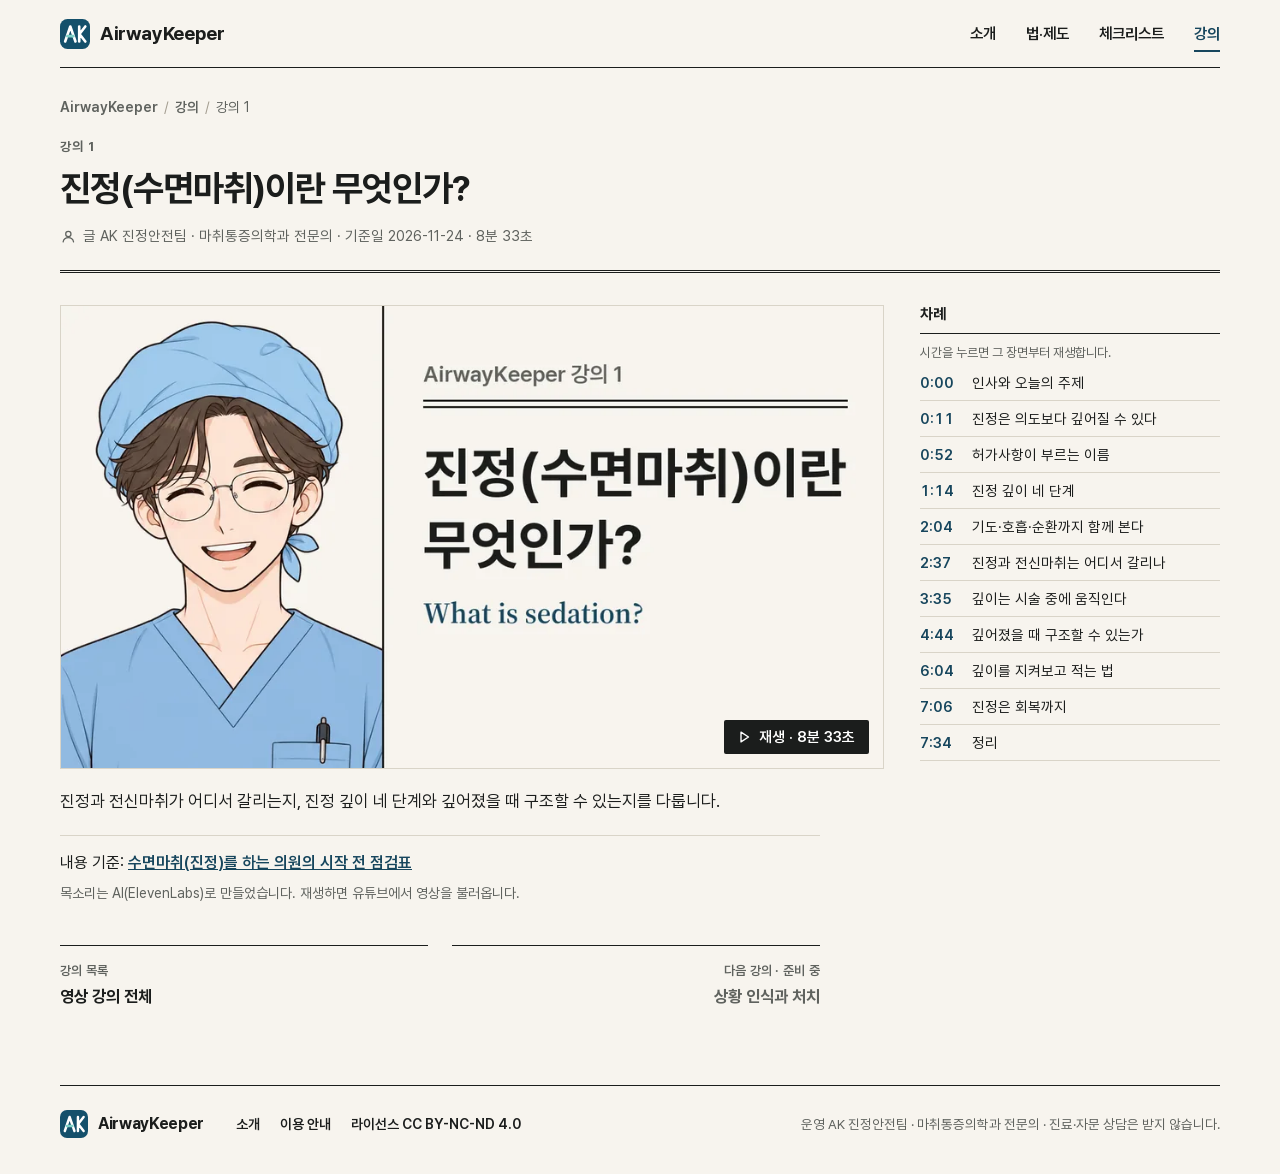
<file: lecture-1.html>
<!doctype html>
<html lang="ko"><head><meta charset="utf-8">
<meta name="viewport" content="width=device-width,initial-scale=1">
<title>강의 1 진정(수면마취)이란 무엇인가? — AirwayKeeper</title>
<meta name="description" content="진정과 전신마취가 어디서 갈리는지, 진정 깊이 네 단계와 깊어졌을 때 구조할 수 있는지를 다룹니다.">
<link rel="canonical" href="https://airwaykeeper.com/lecture-1.html">
<meta property="og:type" content="website">
<meta property="og:site_name" content="AirwayKeeper">
<meta property="og:title" content="강의 1 진정(수면마취)이란 무엇인가? — AirwayKeeper">
<meta property="og:description" content="진정과 전신마취가 어디서 갈리는지, 진정 깊이 네 단계와 깊어졌을 때 구조할 수 있는지를 다룹니다.">
<meta property="og:url" content="https://airwaykeeper.com/lecture-1.html">
<meta property="og:image" content="https://airwaykeeper.com/assets/og-course-v1.png">
<meta property="og:image:type" content="image/png">
<meta property="og:image:width" content="1200">
<meta property="og:image:height" content="630">
<meta property="og:image:alt" content="AirwayKeeper 강의 1 — 진정(수면마취)이란 무엇인가?">
<meta property="og:locale" content="ko_KR">
<meta name="twitter:card" content="summary_large_image">
<meta name="twitter:title" content="강의 1 진정(수면마취)이란 무엇인가? — AirwayKeeper">
<meta name="twitter:description" content="진정과 전신마취가 어디서 갈리는지, 진정 깊이 네 단계와 깊어졌을 때 구조할 수 있는지를 다룹니다.">
<meta name="twitter:image" content="https://airwaykeeper.com/assets/og-course-v1.png">
<meta name="twitter:image:alt" content="AirwayKeeper 강의 1 — 진정(수면마취)이란 무엇인가?">
<link rel="stylesheet" href="assets/style.css">
<link rel="icon" href="assets/mark.svg" type="image/svg+xml">
</head><body>
<header class="top"><div class="wrap">
<a class="brand" href="index.html"><img src="assets/mark.svg" alt="" width="30" height="30">AirwayKeeper</a>
<nav class="nav" aria-label="주 메뉴"><a href="about.html">소개</a><a href="law.html">법·제도</a><a href="checklist.html">체크리스트</a><a href="course.html" aria-current=page>강의</a></nav>

</div></header>
<main class="wrap">
<nav class="crumb" aria-label="경로"><a href="index.html">AirwayKeeper</a><span class="sep">/</span>
<a href="course.html">강의</a><span class="sep">/</span><span>강의 1</span></nav>
<div class="lhead"><div><span class="no">강의 1</span><h1>진정(수면마취)이란 무엇인가?</h1>
<div class="meta"><span><span class="ic"><svg viewBox="0 0 24 24" aria-hidden="true"><circle cx="12" cy="8.5" r="3.8"/><path d="M4.5 20c.8-3.8 3.8-6 7.5-6s6.7 2.2 7.5 6"/></svg></span>글 AK 진정안전팀 · 마취통증의학과 전문의 · 기준일 2026-11-24 · 8분 33초</span></div></div></div>
<div class="lv"><div class="lmain"><div class="video"><a href="https://www.youtube.com/watch?v=KhgUt0LoLAE" data-embed="https://www.youtube-nocookie.com/embed/KhgUt0LoLAE?autoplay=1&amp;rel=0" data-title="강의 1 진정(수면마취)이란 무엇인가?" aria-label="강의 1 진정(수면마취)이란 무엇인가? 재생 (8분 33초)"><img src="assets/course-01-1280.webp" srcset="assets/course-01-960.webp 960w, assets/course-01-1280.webp 1280w" sizes="(max-width: 900px) 100vw, 820px" width="1280" height="720" alt="강의 1 표지: 웃는 코돌이 옆에 제목 「진정(수면마취)이란 무엇인가?」"><span class="pb"><span class="ic"><svg viewBox="0 0 24 24" aria-hidden="true"><path d="M8 5.5v13l10-6.5z"/></svg></span>재생 · 8분 33초</span></a></div>
<p class="ldesc">진정과 전신마취가 어디서 갈리는지, 진정 깊이 네 단계와 깊어졌을 때 구조할 수 있는지를 다룹니다.</p></div>
<nav class="chap" aria-label="차례"><h2>차례</h2><p class="hint">시간을 누르면 그 장면부터 재생합니다.</p><ol><li><a href="https://www.youtube.com/watch?v=KhgUt0LoLAE&amp;t=0s" data-start="0"><span class="t">0:00</span><span>인사와 오늘의 주제</span></a></li><li><a href="https://www.youtube.com/watch?v=KhgUt0LoLAE&amp;t=11s" data-start="11"><span class="t">0:11</span><span>진정은 의도보다 깊어질 수 있다</span></a></li><li><a href="https://www.youtube.com/watch?v=KhgUt0LoLAE&amp;t=52s" data-start="52"><span class="t">0:52</span><span>허가사항이 부르는 이름</span></a></li><li><a href="https://www.youtube.com/watch?v=KhgUt0LoLAE&amp;t=74s" data-start="74"><span class="t">1:14</span><span>진정 깊이 네 단계</span></a></li><li><a href="https://www.youtube.com/watch?v=KhgUt0LoLAE&amp;t=124s" data-start="124"><span class="t">2:04</span><span>기도·호흡·순환까지 함께 본다</span></a></li><li><a href="https://www.youtube.com/watch?v=KhgUt0LoLAE&amp;t=157s" data-start="157"><span class="t">2:37</span><span>진정과 전신마취는 어디서 갈리나</span></a></li><li><a href="https://www.youtube.com/watch?v=KhgUt0LoLAE&amp;t=215s" data-start="215"><span class="t">3:35</span><span>깊이는 시술 중에 움직인다</span></a></li><li><a href="https://www.youtube.com/watch?v=KhgUt0LoLAE&amp;t=284s" data-start="284"><span class="t">4:44</span><span>깊어졌을 때 구조할 수 있는가</span></a></li><li><a href="https://www.youtube.com/watch?v=KhgUt0LoLAE&amp;t=364s" data-start="364"><span class="t">6:04</span><span>깊이를 지켜보고 적는 법</span></a></li><li><a href="https://www.youtube.com/watch?v=KhgUt0LoLAE&amp;t=426s" data-start="426"><span class="t">7:06</span><span>진정은 회복까지</span></a></li><li><a href="https://www.youtube.com/watch?v=KhgUt0LoLAE&amp;t=454s" data-start="454"><span class="t">7:34</span><span>정리</span></a></li></ol></nav></div>
<div class="lbody">
<p class="basis">내용 기준: <a href="checklist.html">수면마취(진정)를 하는 의원의 시작 전 점검표</a></p>
<p class="fine">목소리는 AI(ElevenLabs)로 만들었습니다. 재생하면 유튜브에서 영상을 불러옵니다.</p></div>
<nav class="pn" aria-label="강의 이동"><a href="course.html"><small>강의 목록</small><b>영상 강의 전체</b></a><span class="off"><small>다음 강의 · 준비 중</small><b>상황 인식과 처치</b></span></nav></main>
<footer class="foot"><div class="wrap">
<a class="brand" href="index.html"><img src="assets/mark.svg" alt="" width="30" height="30">AirwayKeeper</a>
<p class="links"><a href="about.html">소개</a><a href="guide.html">이용 안내</a><a href="guide.html#license">라이선스 CC BY-NC-ND 4.0</a></p>
<p class="small">운영 AK 진정안전팀 · 마취통증의학과 전문의 · 진료·자문 상담은 받지 않습니다.</p>
</div></footer>
<script src="assets/site.js"></script>
</body></html>
</file>
<file: assets/style.css>
/* AirwayKeeper 사이트 스타일.
   2026-11-21 대문 개편(해설 색인 배치 + 코돌이 그림). 미색 종이 바탕, 먹색 글, 괘선과 세리프 번호로
   위계를 만든다. 둥근 카드·그림자·그라데이션·배경 애니메이션은 쓰지 않는다. 외부 자원 없음(글꼴은 assets/에 같이 둔다).
   남색 #17465d는 한글 제목·번호·링크에만, 로고 마크의 민트는 마크 안에만 남긴다. */
@font-face{font-family:"Pretendard";font-weight:400;font-style:normal;font-display:swap;src:url("Pretendard-Regular.woff2") format("woff2")}
@font-face{font-family:"Pretendard";font-weight:600;font-style:normal;font-display:swap;src:url("Pretendard-SemiBold.woff2") format("woff2")}
@font-face{font-family:"Pretendard";font-weight:700;font-style:normal;font-display:swap;src:url("Pretendard-Bold.woff2") format("woff2")}
/* 영문 제목·번호용 세리프: Source Serif 4(OFL 1.1)에서 굵기 600만 뽑아 라틴 글자만 남긴 판. 라이선스는 LICENSE-SourceSerif4.txt */
@font-face{font-family:"AK Serif";font-weight:600;font-style:normal;font-display:swap;src:url("AKSerif-SemiBold.woff2") format("woff2")}

:root{
  --ink:#1b1d1c; --body:#24272a; --muted:#5f625e; --rule:#1b1d1c; --line:#d9d4c8;
  --paper:#f7f4ee; --paper2:#efeae0; --bg:var(--paper); --card:#fbf9f4;
  --navy:#17465d; --navy-900:#1b1d1c; --navy-50:#efeae0;
  --mint:#7fd1c7; --mint-100:#e3ece6; --mint-700:#2f5c52;
  --serif:"AK Serif","Iowan Old Style","Charter",Georgia,"Times New Roman",serif;
  --r:2px; --sh:none; --sh-lg:none;
}
*{box-sizing:border-box}
html{-webkit-text-size-adjust:100%;scroll-behavior:smooth}
body{margin:0;font-family:"Pretendard",-apple-system,BlinkMacSystemFont,"Apple SD Gothic Neo","Malgun Gothic",sans-serif;
  font-size:16px;line-height:1.65;color:var(--ink);background:var(--bg);word-break:keep-all;overflow-wrap:break-word;
  -webkit-font-smoothing:antialiased}
a{color:inherit}
a:focus-visible,button:focus-visible,summary:focus-visible{outline:2px solid var(--navy);outline-offset:3px}
img,svg{display:block;max-width:100%}
h1,h2,h3,h4{line-height:1.3;margin:0;letter-spacing:-.01em;text-wrap:balance}
p{margin:0}
/* 본문 폭: 넓은 화면 1160px, 양옆 여백 40px(좁은 화면 20px). 괘선이 본문 폭에 딱 맞게 .wrap 자체에 폭을 준다. */
.wrap{width:min(1160px,calc(100% - 80px));margin:0 auto}
.ic{display:inline-flex;width:1.15em;height:1.15em;flex:none}
.ic svg{width:100%;height:100%;fill:none;stroke:currentColor;stroke-width:1.8;stroke-linecap:round;stroke-linejoin:round}

.draft{background:#fff4d6;color:#6b4b00;text-align:center;font-size:14px;font-weight:600;padding:6px 16px}

/* 머리글: 로고 왼쪽, 메뉴 4개 오른쪽, 아래 먹색 괘선 한 줄 */
.top .wrap{display:flex;align-items:center;gap:40px;height:68px;border-bottom:1px solid var(--rule)}
.brand{display:inline-flex;align-items:center;gap:10px;text-decoration:none;font-weight:700;font-size:19px;color:var(--ink);letter-spacing:-.02em}
.brand img{width:30px;height:30px}
.nav{display:flex;gap:30px;margin-left:auto}
.nav a{text-decoration:none;color:var(--ink);font-weight:600;font-size:15.5px;white-space:nowrap;padding:4px 0;
  text-underline-offset:7px;text-decoration-thickness:1px}
.nav a:hover{text-decoration-line:underline}
.nav a[aria-current]{color:var(--navy);text-decoration:none;box-shadow:0 2px 0 var(--navy)}
.nav a.soon{color:var(--muted)}
.nav a small{margin-left:5px;font-size:11.5px;font-weight:600;color:var(--muted);letter-spacing:0}
.nav a:focus-visible{outline-offset:2px}

.btn{display:inline-flex;align-items:center;justify-content:center;gap:8px;text-decoration:none;font-weight:600;font-size:16px;
  border-radius:var(--r);padding:11px 18px;border:1px solid transparent;cursor:pointer;font-family:inherit;line-height:1.3;white-space:nowrap}
.btn .ic{width:18px;height:18px}
.btn-primary{background:var(--navy);color:#fff}
.btn-primary:hover{background:#0f3345}
.btn-mint{background:var(--mint);color:#0b3245}
.btn-ghost{background:transparent;color:var(--navy);border-color:var(--rule)}
.btn-ghost:hover{background:var(--paper2)}
.btn-line{background:transparent;color:#fff;border-color:rgba(255,255,255,.35)}
.btn-sm{padding:7px 13px;font-size:15px}
.top .btn{padding:8px 14px;font-size:15px}

.bar{height:8px;background:#e3ddd0;overflow:hidden}
.bar>i{display:block;height:100%;background:var(--navy)}
.meta{display:flex;flex-wrap:wrap;gap:6px 16px;color:var(--muted);font-size:14.5px}
.meta span{display:inline-flex;align-items:center;gap:6px}
.meta .ic{color:var(--muted)}
.meta a{color:var(--navy);font-weight:600}

/* 출처 라벨(build_pdf.prepare가 만든 span.src) */
.src{display:inline-block;font-size:.8em;font-weight:600;line-height:1.45;padding:1px 7px;margin:0 1px;border-radius:6px;vertical-align:.08em;
  white-space:normal;background:var(--navy-50);color:var(--navy);box-shadow:inset 0 0 0 1px #c8dbe4}
.src-p{background:var(--mint-100);color:var(--mint-700);box-shadow:inset 0 0 0 1px #b4e2db}
.src-u{background:#fff;color:#5b6770;box-shadow:inset 0 0 0 1px #b9c4ca;background-image:repeating-linear-gradient(135deg,transparent 0 5px,#f1f3f4 5px 7px)}
/* 뼈대 시안: 내용이 들어갈 자리. 바탕색에 따라 글자색을 물려받아 남색 바탕에서도 보인다. */
.slot{display:inline;padding:0 .35em;border-radius:6px;font-weight:600;opacity:.85;
  background:repeating-linear-gradient(135deg,rgba(127,150,160,.10) 0 6px,rgba(127,150,160,.22) 6px 12px);
  outline:1px dashed currentColor;outline-offset:-1px;-webkit-box-decoration-break:clone;box-decoration-break:clone}
.ph{border:1.5px dashed #a9c0cb;border-radius:14px;padding:16px 18px;background:#f8fbfc}
.ph .ph-k{display:block;font-size:13px;font-weight:700;letter-spacing:.04em;color:var(--mint-700);line-height:1.4}
.ph p{margin:2px 0 0;font-weight:600;font-size:16px;line-height:1.5;color:var(--navy-900)}
.ph i{display:block;height:8px;border-radius:4px;background:#e3eaee;margin-top:10px}
.ph i:last-child{width:60%}
.blank{display:inline-block;min-width:7em;border-bottom:1px solid var(--muted);height:1.1em;vertical-align:bottom}

/* 바닥글: 위 먹색 괘선, 로고·링크 셋·운영 줄을 한 줄로(좁으면 여러 줄) */
footer.foot{margin-top:72px;color:var(--muted);font-size:14px}
footer.foot .wrap{display:flex;flex-wrap:wrap;align-items:center;gap:8px 32px;padding:24px 0 36px;border-top:1px solid var(--rule)}
footer.foot .brand{font-size:16px}
footer.foot .brand img{width:28px;height:28px}
footer.foot .links{display:flex;flex-wrap:wrap;gap:4px 20px}
footer.foot .links a{color:var(--ink);text-decoration:none;font-weight:600}
footer.foot .links a:hover{text-decoration:underline;text-underline-offset:3px}
footer.foot .small{margin-left:auto;font-size:13.5px}
main.home+footer.foot{margin-top:0}


/* ---------- 대문(공개, 2026-11-21 해설 색인 배치) ---------- */
/* 가운데 칸: 코돌이 그림(그림 바탕 = 종이색) → 이중 괘선 → 세리프 영문 제목·한글 제목 | 한 줄 설명.
   오른쪽 칸: 세로 괘선 옆에 법·제도 글 5편의 색인(세리프 번호, 제목, 기준일·근거 수). */
.gate{display:grid;grid-template-columns:minmax(0,1fr) 340px;column-gap:48px}
.gate-main{padding:28px 0 48px;min-width:0}
.gate .fig{margin:0}
.gate .fig img{width:100%;height:auto;aspect-ratio:16/9;background:var(--paper)}
.gate .hl{display:grid;grid-template-columns:minmax(0,1.25fr) minmax(0,1fr);gap:8px 40px;align-items:end;
  margin-top:22px;padding-top:18px;border-top:3px double var(--rule)}
.gate h1 .en{display:block;font-family:var(--serif);font-weight:600;font-size:38px;line-height:1.1;letter-spacing:-.01em;color:var(--ink);text-wrap:balance}
.gate h1 .ko{display:block;margin-top:12px;font-size:22px;font-weight:700;color:var(--navy);letter-spacing:-.02em}
.gate .lead{font-size:16px;color:var(--muted);padding:0 0 4px 20px;border-left:1px solid var(--line)}
.rail{padding:28px 0 48px 28px;border-left:1px solid var(--rule);min-width:0}
.rail .k{font-size:12.5px;font-weight:700;letter-spacing:.08em;color:var(--muted)}
.rail h2{margin-top:6px;font-size:21px;font-weight:700;letter-spacing:-.02em;padding-bottom:12px;border-bottom:1px solid var(--rule)}
.idx{list-style:none;margin:0;padding:0}
.idx li{border-bottom:1px solid var(--line)}
.idx a{display:grid;grid-template-columns:28px minmax(0,1fr);gap:4px;padding:13px 0 14px;text-decoration:none}
.idx .no{font-family:var(--serif);font-weight:600;font-size:22px;line-height:1.05;color:var(--navy)}
.idx .t{display:block;font-size:15px;font-weight:600;line-height:1.45;letter-spacing:-.01em}
.idx a:hover .t{text-decoration:underline;text-underline-offset:3px;text-decoration-thickness:1px}

/* ---------- 시안 빌드(DRAFT = True)의 첫 화면·강의·자료실 뼈대 ---------- */
/* ---------- 첫 화면 ---------- */
.hero{position:relative;overflow:hidden;background:radial-gradient(1200px 500px at 85% -10%,#1f6a8a 0,transparent 60%),linear-gradient(160deg,var(--navy) 0,var(--navy-900) 100%);color:#fff}
.hero .deco{position:absolute;right:-120px;top:-60px;width:640px;opacity:.16;pointer-events:none}
.hero .wrap{position:relative;display:grid;grid-template-columns:minmax(0,1.25fr) minmax(0,.9fr);gap:56px;align-items:center;padding-top:76px;padding-bottom:88px}
.eyebrow{display:inline-flex;align-items:center;gap:8px;font-size:14px;font-weight:600;letter-spacing:.02em;color:var(--mint);
  background:rgba(127,209,199,.12);border:1px solid rgba(127,209,199,.3);padding:5px 12px;border-radius:99px}
.hero h1{font-size:56px;font-weight:700;letter-spacing:-.03em;line-height:1.08;margin:22px 0}
.hero h1 em{font-style:normal;color:var(--mint)}
.hero .lead{font-size:19px;line-height:1.65;color:#d9e7ed;max-width:34em}
.hero .scope{margin-top:10px;font-size:16px;color:#a9c3ce}
.hero .cta{display:flex;flex-wrap:wrap;gap:12px;margin-top:32px}
.stats{display:grid;grid-template-columns:repeat(4,minmax(0,1fr));gap:1px;margin-top:44px;border-radius:16px;overflow:hidden;background:rgba(255,255,255,.12);max-width:600px}
.stats div{background:rgba(9,40,55,.45);padding:14px 16px}
.stats b{display:block;font-size:26px;font-weight:700;letter-spacing:-.02em;color:#fff}
.stats b small{font-size:16px}
.stats span{font-size:14px;color:#a9c3ce}

.start{background:#fff;color:var(--ink);border-radius:24px;padding:28px;box-shadow:var(--sh-lg)}
.start h2{font-size:15px;font-weight:600;color:var(--muted)}
.next{display:block;text-decoration:none;border-radius:16px;background:var(--navy-50);padding:16px 18px;border:1px solid #d5e4ea;margin-top:14px}
.next:hover{border-color:var(--navy)}
.next .k{font-size:14px;font-weight:600;color:var(--mint-700)}
.next .t{display:block;font-weight:700;font-size:18px;margin:2px 0 8px;color:var(--navy-900)}
.who{list-style:none;margin:14px 0 0;padding:0;display:grid;gap:2px}
.who a{display:flex;align-items:center;gap:12px;justify-content:space-between;text-decoration:none;padding:10px 6px;border-bottom:1px dashed #e3eaee;font-weight:600;color:var(--navy-900)}
.who li:last-child a{border-bottom:0}
.who a:hover{color:var(--navy)}
.who small{display:block;font-weight:400;font-size:14px;color:var(--muted)}
.who .ic{color:var(--navy)}
.start .note{margin-top:14px;font-size:14px;color:var(--muted);display:flex;gap:8px;align-items:flex-start}
.start .note .ic{color:var(--mint-700);margin-top:2px}

section.sec{padding-top:96px;scroll-margin-top:110px}
.sec-head{display:flex;align-items:flex-end;justify-content:space-between;gap:24px;margin-bottom:32px}
.sec-head .k{font-size:14px;font-weight:700;letter-spacing:.06em;color:var(--mint-700)}
.sec-head h2{font-size:34px;font-weight:700;letter-spacing:-.025em;margin-top:6px;color:var(--navy-900)}
.sec-head p{color:var(--muted);margin-top:8px;max-width:40em}

/* 장 카드 */
.grid-ch{display:grid;grid-template-columns:repeat(3,minmax(0,1fr));gap:20px}
.ch{position:relative;display:flex;flex-direction:column;background:var(--card);border-radius:var(--r);box-shadow:var(--sh);padding:24px;border:1px solid transparent;transition:box-shadow .2s,transform .2s}
.ch:hover{box-shadow:var(--sh-lg);transform:translateY(-2px)}
.ch-top{display:flex;align-items:center;justify-content:space-between;gap:8px}
.ch-no{display:inline-grid;place-items:center;min-width:44px;height:44px;padding:0 10px;border-radius:13px;background:var(--navy-50);color:var(--navy);font-weight:700;font-size:16px;text-decoration:none}
.ch h3{font-size:20px;font-weight:700;margin:16px 0 8px;color:var(--navy-900)}
.ch h3 a{text-decoration:none}
.ch h3 a:hover{text-decoration:underline}
.ch .pt{color:var(--muted);font-size:16px;display:-webkit-box;-webkit-line-clamp:3;-webkit-box-orient:vertical;overflow:hidden}
.ch>.meta{margin-top:auto;padding-top:18px}
.ch details{margin-top:14px;border-top:1px solid var(--line);padding-top:10px}
.ch summary{cursor:pointer;list-style:none;font-weight:600;font-size:15px;color:var(--navy);display:flex;align-items:center;justify-content:space-between;padding:4px 0}
.ch summary::-webkit-details-marker{display:none}
.ch summary::after{content:"";width:9px;height:9px;border-right:2px solid currentColor;border-bottom:2px solid currentColor;transform:rotate(45deg) translateY(-3px);transition:transform .2s}
.ch details[open] summary::after{transform:rotate(-135deg) translateY(-1px)}
.ch.is-app{grid-column:1/-1;background:linear-gradient(120deg,#fff 0,#f1faf8 100%)}
.ch.is-app .ch-no{background:var(--mint-100);color:var(--mint-700)}
.ls{list-style:none;margin:8px 0 0;padding:0}
.ls li{display:flex;align-items:center;gap:10px;padding:7px 0;font-size:15px;border-bottom:1px dashed #e8eef1}
.ls li:last-child{border-bottom:0}
.ls .st{flex:none;width:22px;height:22px;border-radius:50%;border:1.5px solid #c3d2d9;display:grid;place-items:center;font-size:12px;font-weight:700;color:var(--muted)}
.ls a{text-decoration:none;font-weight:600;color:var(--navy);min-width:0}
.ls a:hover{text-decoration:underline}
.ls .m{margin-left:auto;color:var(--muted);font-size:14px;white-space:nowrap;padding-left:8px}
.ch.is-app .ls{display:grid;grid-template-columns:repeat(2,minmax(0,1fr));column-gap:28px}
.ch.is-app .ls li:nth-last-child(2){border-bottom:0}

/* 트랙 */
.grid-tr{display:grid;grid-template-columns:repeat(2,minmax(0,1fr));gap:20px}
.tr{background:var(--card);border-radius:var(--r);box-shadow:var(--sh);padding:28px;display:flex;flex-direction:column;scroll-margin-top:110px}
.tr:target{box-shadow:0 0 0 3px rgba(127,209,199,.6),var(--sh)}
.tr-head{display:flex;gap:14px;align-items:flex-start}
.tr-ic{flex:none;width:48px;height:48px;border-radius:14px;background:linear-gradient(150deg,var(--navy),#22708f);color:#fff;display:grid;place-items:center}
.tr-ic .ic{width:24px;height:24px}
.tr .k{font-size:14px;font-weight:600;color:var(--mint-700)}
.tr h3{font-size:20px;font-weight:700;color:var(--navy-900);margin-top:2px}
.path{list-style:none;margin:28px 0 8px;padding:0;display:flex;align-items:flex-start}
.path li{position:relative;flex:1 1 0;min-width:0;text-align:center;padding:0 4px}
.path li::before{content:"";position:absolute;top:21px;left:-50%;width:100%;height:3px;background:var(--navy);z-index:0}
.path li:first-child::before{display:none}
.path li.later::before{background:repeating-linear-gradient(90deg,#9cc9c2 0 6px,transparent 6px 11px)}
.path .dot{position:relative;z-index:1;margin:0 auto;width:44px;height:44px;border-radius:50%;display:grid;place-items:center;font-weight:700;font-size:15px;background:var(--navy);color:#fff;box-shadow:0 0 0 5px #fff;text-decoration:none}
.path .later .dot{background:#fff;color:var(--mint-700);border:2.5px solid var(--mint)}
.path .lb{display:block;margin-top:10px;font-size:14px;line-height:1.4;color:var(--ink);font-weight:600}
.path .lb small{display:block;font-weight:400;color:var(--muted);font-size:13px}
.legend{display:flex;gap:16px;flex-wrap:wrap;font-size:14px;color:var(--muted);margin-top:14px}
.legend span{display:inline-flex;align-items:center;gap:6px}
.legend i{width:12px;height:12px;border-radius:50%;background:var(--navy)}
.legend i.l{background:#fff;border:2px solid var(--mint)}
.tr-foot{display:flex;align-items:center;justify-content:space-between;gap:12px;margin-top:auto;padding-top:20px;border-top:1px solid var(--line);flex-wrap:wrap}

/* 자료실 카드 */
.grid-fm{display:grid;grid-template-columns:repeat(4,minmax(0,1fr));gap:18px}
.fm{background:var(--card);border-radius:var(--r);box-shadow:var(--sh);padding:22px;display:flex;flex-direction:column;gap:12px}
.sheet{position:relative;height:118px;border-radius:12px;background:linear-gradient(180deg,var(--navy-50),#f8fbfc);border:1px solid #dde9ee;overflow:hidden}
.sheet .pg{position:absolute;left:50%;top:16px;transform:translateX(-50%);width:84px;height:110px;background:#fff;border-radius:6px;box-shadow:0 6px 18px -6px rgba(14,44,58,.3);padding:12px 10px}
.sheet .pg b{display:grid;place-items:center;width:28px;height:28px;border-radius:8px;background:var(--navy);color:#fff;font-size:15px}
.sheet .pg i{display:block;height:4px;border-radius:2px;background:#e3eaee;margin-top:8px}
.sheet .pg i:nth-of-type(2){width:70%}
.sheet .pg i:nth-of-type(3){background:var(--mint-100)}
.fm h3{font-size:17px;font-weight:700;color:var(--navy-900);line-height:1.4}
.fm h3 a{text-decoration:none}
.fm h3 a:hover{text-decoration:underline}
.fm .meta{font-size:14px;flex-direction:column;gap:4px}
.fm .meta span{align-items:flex-start}
.fm .meta .ic{margin-top:3px}
.fm .acts{display:flex;gap:8px;margin-top:auto}
.fm .acts .btn{flex:1;padding:9px 10px;font-size:15px}

/* 원칙·소개 패널: 카드 대신 위 괘선으로 나눈 칸 */
.grid-pr{display:grid;grid-template-columns:minmax(0,1.1fr) minmax(0,1fr);gap:28px 40px}
.panel{border-top:1px solid var(--rule);padding:18px 0 4px}
.panel h3{font-size:20px;font-weight:700;color:var(--ink);margin-bottom:8px}
.panel>p{color:var(--body)}
.panel>p+p{margin-top:10px}
.panel>.btn{margin-top:18px}
.base{margin-top:18px;display:flex;align-items:center;gap:14px;padding:14px 0;border-top:1px solid var(--line);border-bottom:1px solid var(--line)}
.base .ic{width:24px;height:24px;color:var(--navy)}
.base small{display:block;color:var(--muted);font-size:14px}
.base b{font-size:18px}
.nos{list-style:none;padding:0;margin:18px 0 0;display:grid;grid-template-columns:repeat(3,minmax(0,1fr));gap:1px;background:var(--line);border:1px solid var(--line)}
.nos li{display:flex;flex-direction:column;align-items:center;text-align:center;padding:16px 10px;background:var(--paper);font-weight:700}
.nos .ic{width:28px;height:28px;margin:0 auto 8px;color:var(--navy)}
.np{margin-top:16px;padding:14px 0 0;border-top:1px dashed var(--line);color:var(--muted)}

.about{display:grid;grid-template-columns:repeat(2,minmax(0,1fr));gap:36px 48px}
.op{display:flex;gap:18px;align-items:center}
.op img{width:64px;height:64px;flex:none}
.op h3{font-size:24px;margin:0}
.op .role{color:var(--navy);font-weight:600;margin-top:2px}
.op-note{margin-top:16px;color:var(--body)}
.facts{margin:18px 0 0;display:grid;gap:0;border-top:1px solid var(--line)}
.facts div{display:grid;grid-template-columns:76px 1fr;gap:12px;padding:10px 0;border-bottom:1px solid var(--line)}
.facts dt{font-weight:600;color:var(--muted);font-size:14.5px}
.facts dd{margin:0}
.plain{margin:14px 0 0;padding-left:1.2em;display:grid;gap:6px}
.notice{border-top:3px double var(--rule);padding:18px 0 4px}
/* 쪽 머리의 이중 괘선 바로 아래 칸은 괘선을 겹치지 않는다 */
.about>:first-child{border-top:0;padding-top:0}
@media (min-width:1041px){.about>:nth-child(2){border-top:0;padding-top:0}}
.notice h3{font-size:20px;font-weight:700;margin-bottom:8px}
.notice p+p{margin-top:10px;color:var(--muted)}

/* ---------- 쪽 머리(경로·갈래·제목) ---------- */
.crumb{display:flex;flex-wrap:wrap;align-items:center;gap:6px;font-size:14px;color:var(--muted);margin:28px 0 0}
.crumb a{text-decoration:none;color:var(--muted);font-weight:600}
.crumb a:hover{color:var(--ink);text-decoration:underline;text-underline-offset:3px}
.crumb .sep{color:#a39d90}
.lhead{display:grid;grid-template-columns:minmax(0,1fr) auto;gap:24px;align-items:end;margin:14px 0 32px;padding-bottom:22px;border-bottom:3px double var(--rule)}
.lhead .no{display:inline-block;font-weight:700;color:var(--muted);font-size:13px;letter-spacing:.08em;margin-bottom:8px}
.lhead h1{font-size:36px;font-weight:700;letter-spacing:-.03em;color:var(--ink);max-width:30em}
.lhead .meta{margin-top:12px}
.chprog{min-width:240px;border-top:1px solid var(--rule);padding:12px 0 0}
.chprog .t{display:flex;justify-content:space-between;gap:12px;font-size:14px;font-weight:600;color:var(--muted);margin-bottom:8px}

/* ---------- 해설 한 편·강의: 왼쪽 차례, 오른쪽 본문 ---------- */
.layout{display:grid;grid-template-columns:260px minmax(0,1fr);gap:56px;align-items:start}
.layout>*{min-width:0}
.side{position:sticky;top:24px;max-height:calc(100vh - 48px);overflow:auto;border-top:1px solid var(--rule);padding:14px 0 0}
.side h2{font-size:12.5px;font-weight:700;color:var(--muted);letter-spacing:.08em}
.side h3{font-size:17px;color:var(--ink);margin:4px 0}
.side h3 a{text-decoration:none}
.side .meta{font-size:14px;margin-bottom:14px}
.side summary{list-style:none;cursor:default}
.side summary::-webkit-details-marker{display:none}
.toc{list-style:none;margin:8px 0 0;padding:0}
.toc li a{display:flex;gap:10px;align-items:flex-start;text-decoration:none;padding:8px 0 8px 10px;border-left:2px solid transparent;font-size:14.5px;line-height:1.45;color:var(--body)}
.toc li a:hover{border-left-color:var(--line);color:var(--ink)}
.toc .st{flex:none;min-width:16px;font-family:var(--serif);font-weight:600;font-size:16px;line-height:1.3;color:var(--navy)}
.toc .cur a{border-left-color:var(--navy);color:var(--ink);font-weight:700}
.toc .m{display:block;font-size:13px;color:var(--muted);margin-top:1px;font-weight:400}
.side .back{display:flex;align-items:center;gap:6px;margin-top:14px;padding-top:12px;border-top:1px solid var(--line);text-decoration:none;font-weight:600;color:var(--navy);font-size:14.5px}

.article{max-width:760px}
.prose{font-size:17px;line-height:1.8;color:var(--body)}
.prose>*+*{margin-top:1.1em}
.prose h2{font-size:25px;font-weight:700;color:var(--ink);margin-top:1.8em;scroll-margin-top:24px}
.prose h3{font-size:20px;font-weight:700;color:var(--ink);margin-top:1.8em;scroll-margin-top:24px}
.prose h4{font-size:18px;font-weight:700;color:var(--ink);margin-top:1.5em}
.prose>:first-child{margin-top:0}
.prose strong{font-weight:700;color:var(--ink)}
.prose em{font-style:normal;background:linear-gradient(transparent 62%,var(--mint-100) 62%);font-weight:600}
.prose ul,.prose ol{padding-left:1.4em}
.prose li+li{margin-top:.35em}
.prose a{color:var(--navy);text-underline-offset:3px}
.prose blockquote{margin:0;padding:14px 0 14px 20px;border-left:3px solid var(--navy)}
.prose blockquote>*+*{margin-top:.7em}
.prose blockquote.point{padding:18px 22px;background:var(--paper2);border-left:3px solid var(--navy)}
.prose blockquote.point>p:first-child strong{color:var(--muted);font-size:14px;letter-spacing:.04em}
.prose blockquote.point ul{margin:10px 0 0;padding:0;list-style:none}
.prose blockquote.point li{position:relative;padding-left:22px;margin-top:8px;font-size:16px;line-height:1.7}
.prose blockquote.point li::before{content:"";position:absolute;left:2px;top:.75em;width:10px;height:1px;background:var(--ink)}
.table-wrap{overflow-x:auto;-webkit-overflow-scrolling:touch;border-top:1px solid var(--rule);border-bottom:1px solid var(--rule);max-width:100%}
.prose table{border-collapse:collapse;width:100%;font-size:15.5px;line-height:1.55}
.prose th,.prose td{padding:11px 14px 11px 0;text-align:left;vertical-align:top;border-bottom:1px solid var(--line);min-width:120px}
.prose thead th{color:var(--ink);font-weight:700;border-bottom:1px solid var(--rule);font-size:14.5px}
.prose tbody td:first-child{font-weight:700;color:var(--ink)}
.prose tbody tr:last-child td{border-bottom:0}
.prose th:first-child,.prose td:first-child{min-width:88px}

.list-h{font-size:20px;font-weight:700;color:var(--ink);margin-top:40px}
.lessons{list-style:none;margin:14px 0 0;padding:0;border-top:1px solid var(--rule)}
.lessons a{display:flex;align-items:center;gap:16px;text-decoration:none;padding:16px 0;border-bottom:1px solid var(--line);color:var(--ink);font-weight:600}
.lessons a:hover .t{text-decoration:underline;text-underline-offset:4px;text-decoration-thickness:1px}
.lessons .st{flex:none;width:28px;font-family:var(--serif);font-weight:600;font-size:24px;line-height:1.1;color:var(--navy)}
.lessons .t{min-width:0}
.lessons .m{margin-left:auto;color:var(--muted);font-weight:400;font-size:14px;white-space:nowrap}
.lessons .ic{color:var(--muted);margin-left:auto}

.refs{margin-top:40px;border-top:1px solid var(--line);padding-top:16px}
.refs summary{cursor:pointer;font-weight:700;color:var(--navy);font-size:16px}
.refs .prose{font-size:14.5px;line-height:1.65;color:var(--muted);margin-top:12px}
.refs .prose li+li{margin-top:.5em}

.pn{display:grid;grid-template-columns:1fr 1fr;gap:24px;margin-top:40px;max-width:760px}
.pn a{display:block;text-decoration:none;border-top:1px solid var(--rule);padding:14px 0 4px}
.pn a:hover b{text-decoration:underline;text-underline-offset:4px;text-decoration-thickness:1px}
.pn small{display:block;font-size:13px;color:var(--muted);font-weight:600;letter-spacing:.02em}
.pn b{display:block;margin-top:4px;font-size:16.5px;line-height:1.45;color:var(--ink)}
.pn .nx{text-align:right}
.rel{margin-top:32px;border-top:1px solid var(--rule);padding-top:16px}
.rel h2{font-size:18px;color:var(--ink)}
.rel>p{color:var(--muted);font-size:15px;margin-top:4px}
.rel ul{list-style:none;margin:14px 0 0;padding:0;display:grid;grid-template-columns:1fr 1fr;gap:12px}
.rel li a{display:flex;gap:14px;align-items:center;text-decoration:none;padding:12px 0;border-bottom:1px solid var(--line)}
.rel .lt{flex:none;width:36px;height:36px;background:var(--navy);color:#fff;display:grid;place-items:center;font-weight:700}
.rel b{display:block;color:var(--ink);font-size:16px}
.rel small{color:var(--muted);font-size:14px}
.rel .go{margin-left:auto;color:var(--navy)}

/* ---------- 법·제도 ---------- */
.grid-lw{display:grid;grid-template-columns:repeat(3,minmax(0,1fr));gap:20px 32px}
.lw{display:flex;flex-direction:column;gap:10px;border-top:1px solid var(--rule);padding:16px 0 0}
.lw .k{font-size:12.5px;font-weight:700;letter-spacing:.08em;color:var(--muted)}
.lw h3{font-size:18px;font-weight:700;line-height:1.45;color:var(--ink)}
.lw h3 a{text-decoration:none}
.lw h3 a:hover{text-decoration:underline}
.lw .meta{margin-top:auto;font-size:14px}
.law-list{max-width:900px}
.law-list .t{display:flex;flex-direction:column;gap:3px;font-size:17px;line-height:1.45}
.law-list .m{margin-left:0;white-space:normal;font-size:13.5px}
.side .toc-plain li a{padding:6px 0 6px 10px}
.side-h{margin-top:18px!important;padding-top:14px;border-top:1px solid var(--line);font-size:15px!important}
.howto{padding:18px 22px;background:var(--paper2);border-left:3px solid var(--navy);font-size:15.5px;line-height:1.7}
.howto>*+*{margin-top:.6em}
.howto ul{padding-left:1.2em}
.prose .end-h{padding-top:20px;border-top:1px solid var(--rule)}
.prose #sources~.table-wrap,.prose #sources~p{font-size:14.5px;line-height:1.6}
.prose #sources~.table-wrap td{min-width:130px}
.prose #sources~.table-wrap td:first-child{min-width:56px}
.prose tr:target td{background:var(--mint-100)}
.tag{display:inline-block;padding:0 .4em;margin:0 .05em;border-radius:2px;font-size:.88em;font-weight:700;line-height:1.55;white-space:nowrap;background:#e9e5dc;color:#3d4146}
.tag-duty{background:#dde7ec;color:#123a4d}
.tag-rec{background:#e0ece6;color:#1f5446}
.tag-sug{background:#e6ece0;color:#3c5a28}
.tag-fact{background:#e4e6ef;color:#2d3f6b}
.tag-est{background:#f4ead3;color:#6b4b00}
.tag-press{background:#eee5ee;color:#5a3768}
.tag-unk{background:#f4e1dd;color:#8a2a20}
.cite{font-size:.82em;white-space:nowrap;color:var(--muted)}
.cite a{color:var(--navy);text-decoration:none;font-weight:600}
.cite a:hover{text-decoration:underline}
.article.law .prose a[rel~="noreferrer"]{word-break:break-all}
/* 체크리스트(2026-11-23): 본문 바로 아래 목록은 ☐ 칸을 맨 앞에 두는 점검 항목이다. 글머리 점 대신 내어쓰기로 줄을 맞춘다. */
.checklist .prose>ul{list-style:none;padding-left:0}
.checklist .prose>ul>li{padding-left:1.5em;text-indent:-1.5em}
.checklist .prose>ul>li+li{margin-top:.55em}
.checklist .prose>ul ul{text-indent:0}
/* 검수 1-1: 내어쓰기(text-indent)는 inline-block인 근거 표시와 근거 번호 안으로 상속되어 ☐ 칸과 겹치므로 안에서는 끈다(화면·인쇄 공통). */
.checklist .prose>ul>li .tag,.checklist .prose>ul>li .cite{text-indent:0}

/* ---------- 강의(2026-11-24 목표 8) ---------- */
/* 영상 칸은 그림과 재생 단추만 보이다가, 누르면 site.js가 같은 칸에 플레이어를 넣는다. */
.lectures{list-style:none;margin:0;padding:0}
.lecture{display:grid;grid-template-columns:minmax(0,3fr) minmax(0,2fr);gap:36px;align-items:start;padding-bottom:36px;border-bottom:1px solid var(--line)}
.video{position:relative;aspect-ratio:16/9;background:var(--paper2);border:1px solid var(--line)}
.video a,.video img,.video iframe{display:block;width:100%;height:100%;border:0}
.video img{object-fit:cover}
.video .pb{position:absolute;right:14px;bottom:14px;display:inline-flex;align-items:center;gap:6px;padding:8px 14px 8px 11px;
  background:var(--ink);color:#fff;font-weight:600;font-size:15px;line-height:1.2;border-radius:var(--r)}
.video .pb .ic{width:18px;height:18px}
.video a:hover .pb,.video a:focus-visible .pb{background:var(--navy)}
.lt .no{display:block;font-weight:700;color:var(--muted);font-size:13px;letter-spacing:.08em;margin-bottom:6px}
.lt h2{font-size:26px;font-weight:700;letter-spacing:-.02em;line-height:1.3;color:var(--ink)}
.lt .meta{margin-top:10px}
.lt .desc{margin-top:16px;font-size:17px}
.lt .basis{margin-top:14px;padding-top:14px;border-top:1px solid var(--line)}
.lt .basis a{color:var(--navy);font-weight:600}
.lt .fine{margin-top:10px;font-size:14px;color:var(--muted)}
@media (max-width:900px){.lecture{grid-template-columns:minmax(0,1fr);gap:20px}.lt h2{font-size:23px}
  .video .pb{right:8px;bottom:8px;padding:6px 10px 6px 8px;font-size:13.5px}.video .pb .ic{width:15px;height:15px}}

/* 강의 목록과 강의 한 편 쪽(2026-11-26 나눔). 목록은 한 편에 한 줄이고 줄 전체가 링크다. */
.clist{list-style:none;margin:8px 0 0;padding:0;border-top:1px solid var(--rule)}
.clist a{display:grid;grid-template-columns:248px minmax(0,1fr);gap:28px;align-items:center;padding:22px 0;border-bottom:1px solid var(--line);text-decoration:none;color:inherit}
.clist .th{display:block;aspect-ratio:16/9;border:1px solid var(--line);background:var(--paper2)}
.clist .th img{width:100%;height:100%;object-fit:cover}
.clist .tx,.clist .no,.clist .d,.clist .m{display:block}
.clist .no{font-size:13.5px;font-weight:700;color:var(--muted)}
.clist h2{font-size:21px;line-height:1.4;font-weight:700;color:var(--ink);margin-top:2px;letter-spacing:-.02em}
.clist a:hover h2,.clist a:focus-visible h2{text-decoration:underline;text-underline-offset:4px;text-decoration-thickness:1px}
.clist .d{margin-top:6px;color:var(--body);font-size:15.5px;line-height:1.6}
.clist .m{margin-top:6px;color:var(--muted);font-size:14px}
.soon{margin-top:18px;color:var(--muted);font-size:15px}
.soon b{color:var(--ink);font-weight:600}
.lv{display:grid;grid-template-columns:minmax(0,1fr) 300px;gap:36px;align-items:start;margin-top:8px}
.ldesc{margin-top:18px;font-size:17px;line-height:1.75;max-width:760px}
.chap h2{font-size:15px;font-weight:700;color:var(--ink);padding-bottom:8px;border-bottom:1px solid var(--rule)}
.chap .hint{margin:8px 0 2px;font-size:13px;color:var(--muted)}
.chap ol{list-style:none;margin:0;padding:0}
.chap a{display:grid;grid-template-columns:44px minmax(0,1fr);gap:8px;padding:7px 0;border-bottom:1px solid var(--line);text-decoration:none;color:var(--ink);font-size:14.5px;line-height:1.45}
.chap a:hover span+span,.chap a:focus-visible span+span{text-decoration:underline;text-underline-offset:3px}
.chap a[aria-current] span+span{font-weight:600}
.chap .t{font-variant-numeric:tabular-nums;color:var(--navy);font-weight:600}
.lbody{max-width:760px;margin-top:4px}
.lbody .basis{margin-top:18px;padding-top:14px;border-top:1px solid var(--line)}
.lbody .basis a{color:var(--navy);font-weight:600}
.lbody .fine{margin-top:6px;color:var(--muted);font-size:14px}
.pn .off{display:block;border-top:1px solid var(--rule);padding:14px 0 4px;text-align:right}
.pn .off b{color:var(--muted)}
@media (max-width:900px){
  .clist a{grid-template-columns:128px minmax(0,1fr);gap:14px;align-items:start;padding:16px 0}
  .clist .no{font-size:12.5px}.clist h2{font-size:16.5px;margin-top:0}
  .clist .d{display:none}.clist .m{font-size:13px;margin-top:4px}
  .lv{grid-template-columns:minmax(0,1fr);gap:24px}
  .lbody{margin-top:0}
}

/* ---------- 자료실·양식(시안) ---------- */
.intro{max-width:46em;margin-bottom:28px}
.intro>p{font-size:17px}
.intro .note{margin-top:8px;font-size:15px;color:var(--muted)}
.intro .note a{color:var(--navy);font-weight:600}
.fhead{display:flex;flex-wrap:wrap;align-items:center;justify-content:space-between;gap:12px 24px;margin:16px 0 20px}
.fhead>.meta{flex-direction:column;gap:4px}
.fhead>p{color:var(--muted);max-width:40em}
.form-sheet{background:var(--card);border:1px solid var(--line);padding:40px 48px;max-width:900px}
.form-sheet h2{margin-top:0;font-size:26px}
/* 양식 표는 손으로 적는 칸이라 첫 칸 강조를 빼고 줄 높이를 확보한다. */
.form-sheet tbody td:first-child{background:none;color:inherit;font-weight:inherit}
.form-sheet td{height:2.6em}
.credit{margin-top:28px;padding-top:10px;border-top:1px solid var(--line);color:var(--muted);font-size:13px}
.all-forms{display:grid;grid-template-columns:minmax(0,1fr);gap:28px}

@media (max-width:1100px){
  .gate{grid-template-columns:minmax(0,1fr) 300px;column-gap:32px}
  .gate .hl{grid-template-columns:1fr}
  .gate .lead{border-left:0;padding-left:0}
}
@media (max-width:1040px){
  .hero .wrap{grid-template-columns:1fr;gap:40px}
  .grid-fm{grid-template-columns:repeat(2,minmax(0,1fr))}
  .grid-ch,.grid-lw{grid-template-columns:repeat(2,minmax(0,1fr))}
  .grid-pr,.about{grid-template-columns:1fr}
}
@media (max-width:980px){
  .layout{grid-template-columns:minmax(0,1fr);gap:28px}
  .side{position:static;order:2;max-height:none;overflow:visible}
  .side summary{cursor:pointer;display:flex;justify-content:space-between;align-items:center}
  .side summary::after{content:"";width:9px;height:9px;border-right:2px solid var(--navy);border-bottom:2px solid var(--navy);transform:rotate(45deg)}
  .side details[open] summary::after{transform:rotate(-135deg)}
}
/* 좁은 화면: 머리글은 로고 한 줄, 메뉴 한 줄(밑줄 괘선). 대문은 그림 → 제목 → 해설 색인 순서로 내려온다. */
@media (max-width:900px){
  .wrap{width:calc(100% - 40px)}
  .top .wrap{flex-wrap:wrap;height:auto;gap:0;padding-top:14px}
  .top .btn{margin-left:auto}
  /* 포커스 테두리가 잘리지 않게 메뉴 줄 양옆에 4px 여유를 둔다 */
  .nav{order:3;width:calc(100% + 8px);margin:0 -4px;gap:22px;padding:12px 4px 13px;overflow-x:auto;-webkit-overflow-scrolling:touch;scrollbar-width:none}
  .nav a{flex:none;padding:0}
  .nav a small{margin-left:3px;font-size:11px}
  .gate{grid-template-columns:1fr}
  .gate-main{padding:16px 0 8px}
  .gate .hl{margin-top:16px;padding-top:14px}
  .gate h1 .en{font-size:30px}
  .gate h1 .ko{font-size:19px;margin-top:8px}
  .gate .lead{font-size:15.5px}
  .rail{border-left:0;padding:24px 0 36px;border-top:1px solid var(--rule);margin-top:24px}
  footer.foot .wrap{padding:22px 0 32px}
  footer.foot .small{margin-left:0}
}
@media (max-width:820px){
  .ch.is-app .ls{grid-template-columns:1fr}
  .ch.is-app .ls li:nth-last-child(2){border-bottom:1px dashed #e8eef1}
}
/* 아주 좁은 화면(320~380px)에서도 메뉴 네 개와 "준비 중"이 한 줄에 다 보이게 */
@media (max-width:380px){
  .nav{gap:14px}
  .nav a{font-size:15px}
  .nav a small{margin-left:2px;font-size:10.5px}
}
@media (max-width:640px){
  .top .wrap{gap:12px}
  .brand{font-size:18px}
  .hero .wrap{padding-top:44px;padding-bottom:52px}
  .hero h1{font-size:38px}
  .hero .lead{font-size:17px}
  .hero .deco{width:420px;right:-200px}
  .stats{grid-template-columns:repeat(2,minmax(0,1fr))}
  .start{padding:22px}
  section.sec{padding-top:64px}
  .sec-head{flex-direction:column;align-items:flex-start;margin-bottom:22px}
  .sec-head h2{font-size:27px}
  .grid-ch,.grid-tr,.grid-fm,.grid-lw{grid-template-columns:1fr}
  .tr{padding:22px}
  .path{flex-direction:column;margin-top:20px}
  .path li{display:flex;align-items:center;gap:14px;text-align:left;padding:0 0 18px}
  .path li::before{top:-18px;left:20.5px;width:3px;height:40px}
  .path .dot{box-shadow:none;margin:0;flex:none}
  .path li.later::before{background:repeating-linear-gradient(180deg,#9cc9c2 0 6px,transparent 6px 11px)}
  .path li:first-child::before{display:none}
  .path .lb{margin:0;font-size:16px}
  .path .lb small{font-size:14px}
  .nos{grid-template-columns:1fr}
  .nos li{flex-direction:row;align-items:center;gap:12px;text-align:left;padding:12px 14px}
  .nos .ic{margin:0;width:24px;height:24px}
  .lg li{grid-template-columns:1fr;gap:6px}
  .fm .sheet{display:none}
  .crumb{margin-top:18px}
  .lhead{grid-template-columns:1fr;gap:16px;margin-bottom:24px;padding-bottom:18px}
  .lhead h1{font-size:28px}
  .lhead>.btn{justify-self:start}
  .chprog{min-width:0}
  .prose{font-size:16.5px}
  .prose h2{font-size:22px}
  .prose h3{font-size:19px}
  .prose blockquote.point{padding:16px}
  .howto{padding:16px}
  .prose th,.prose td{min-width:110px;padding:10px 12px 10px 0;font-size:15px}
  /* 점검표 표(용량 비교·근거): 좁은 화면에서는 행마다 카드로 쌓는다. 첫 칸이 제목, 나머지는 data-label 이름표 */
  .checklist .prose .table-wrap{border-top:0;border-bottom:0;overflow:visible}
  .checklist .prose table,.checklist .prose tbody,.checklist .prose tr,.checklist .prose td{display:block;width:auto}
  .checklist .prose thead{display:none}
  .checklist .prose tr{border:1px solid var(--rule);padding:14px 16px 6px;margin-top:12px;background:#fff}
  .checklist .prose td,.checklist .prose td:first-child{min-width:0;padding:0 0 10px;border:0;font-size:15px;overflow-wrap:anywhere}
  .checklist .prose td:first-child{font-size:17px;font-weight:700;padding-bottom:8px}
  .checklist .prose td[data-label]:not(:first-child)::before{content:attr(data-label);display:block;font-size:13px;font-weight:700;color:var(--muted);margin-bottom:2px}
  .checklist .prose #sources~.table-wrap td{min-width:0}
  .lessons a{gap:12px;padding:14px 0}
  .lessons .st{width:22px;font-size:21px}
  .law-list .t{font-size:16px}
  .pn{grid-template-columns:1fr;gap:12px}
  .pn .nx,.pn .off{text-align:left}
  .rel ul{grid-template-columns:1fr}
  .form-sheet{padding:24px 18px}
  footer.foot{margin-top:56px}
}

/* 인쇄: 화면 장식을 빼고 본문·양식만 남긴다. 양식은 한 장씩 새 쪽에서 시작한다. */
@media print{
  @page{size:A4;margin:10mm 12mm}
  body{background:#fff;font-size:10.5pt;line-height:1.5;color:#000}
  .draft,.top,.foot,.side,.crumb,.pn,.rel,.fhead,.lhead .chprog,.lhead>.btn,.list-h,.lessons{display:none!important}
  .layout{display:block}
  .article,.form-sheet{box-shadow:none;padding:0;border:0;max-width:none;background:#fff}
  .prose{font-size:10.5pt;color:#000}
  .prose h2{break-after:avoid}
  .table-wrap{overflow:visible;border:0}
  .prose th,.prose td{border:1px solid #888;min-width:0;padding:5px 7px}
  .prose tbody tr:last-child td{border-bottom:1px solid #888}
  .form-sheet{font-size:9.5pt;line-height:1.35}
  .form-sheet>*+*{margin-top:.5em}
  .form-sheet h2{font-size:15pt}
  .form-sheet th,.form-sheet td{padding:3px 6px;height:auto}
  .form-sheet td:empty{height:1.7em}
  .prose thead th{background:#eee;color:#000}
  .prose tbody td:first-child{background:#f5f5f5;color:#000}
  tr{break-inside:avoid}
  .refs{display:block}
  .all-forms{display:block}
  .all-forms .form-sheet+.form-sheet{break-before:page}
  .src{box-shadow:none;border:1px solid #999;background:#fff;color:#000}
  .lhead{border-bottom:2px solid #000;margin:0 0 10pt;padding-bottom:6pt}
  .lhead h1{font-size:17pt}
  .howto{background:#fff;border:1px solid #888;padding:6pt 9pt;font-size:9.5pt}
  .checklist .prose{font-size:10pt}
  .checklist .prose h2{font-size:12.5pt;margin-top:12pt;border-top:1px solid #000;padding-top:4pt}
  .checklist .prose>ul>li{break-inside:avoid;margin-top:3pt}
  .checklist .prose table{font-size:9pt}
  /* 검수 1-4 지적 12: ASRA LAST 대응 요점(머리 문단과 번호 1–6)을 한 쪽에 모은다 */
  .checklist .prose ol{break-inside:avoid}
  .checklist .prose p:has(+ol){break-after:avoid}
  .tag{color:#000!important;background:none!important;border:0!important;padding:0!important}
  .credit{font-size:8.5pt}
}
/* 근거 표기 설명(소개·시안 첫 화면) */
.labels{list-style:none;padding-left:0;margin:12px 0}
.labels li{line-height:1.6;display:grid;grid-template-columns:auto 1fr;gap:.4em;align-items:baseline}
.panel>.labels+p{margin-top:0}

/* 체크리스트: 절 접기·핵심 한 줄·근거 숨김(2026-11-24) */
.ev-off .cite,.ev-off .ev,.ev-off .evc{display:none!important}
.btn-ev{margin:8px 0 0 8px;background:#fff;color:var(--navy);border:1px solid var(--rule)}
.lhead>.btnrow{display:flex;gap:8px;flex-wrap:wrap;align-items:flex-start}
.checklist .prose>ul.ck{list-style:none;padding:0;margin:14px 0 0}
.checklist .prose ul.ck>li{list-style:none;position:relative;padding-left:2.1em;text-indent:0;margin-top:0;padding-top:16px;padding-bottom:14px;border-top:1px solid var(--line)}
.checklist .prose ul.ck>li:first-child{border-top:0}
.checklist .prose ul.ck .bx{position:absolute;left:0;top:16px}
.checklist .prose ul.ck>li>strong{display:block;margin-bottom:4px}
.checklist .prose ul.ck .core{display:block;font-weight:700;color:var(--ink);line-height:1.6}
.checklist .prose ul.ck .more{margin-top:8px}
details.more>summary{list-style:none;cursor:pointer;display:inline-block;font-size:14.5px;color:var(--navy);font-weight:600;text-decoration:underline;text-underline-offset:4px;text-decoration-thickness:1px}
details.more>summary::-webkit-details-marker{display:none}
details.more>summary .c{display:none}details.more[open]>summary .o{display:none}details.more[open]>summary .c{display:inline}
details.more .full{margin-top:8px;padding:12px 14px;background:var(--paper2);font-size:15.5px;line-height:1.7;color:#35434b;text-indent:0}
details.more.blk{display:block;margin:14px 0}
details.more.blk .full{background:none;padding:0}
details.sec{border-top:1px solid var(--rule);margin-top:0}
details.sec>summary{list-style:none;cursor:pointer;display:flex;align-items:center;justify-content:space-between;gap:12px;padding:14px 0}
details.sec>summary::-webkit-details-marker{display:none}
details.sec>summary h2{margin:0!important;border:0!important;padding:0!important}
details.sec>summary small{font-weight:400;color:var(--muted);font-size:14px;white-space:nowrap}
details.sec>summary::after{content:"";flex:none;width:9px;height:9px;border-right:2px solid var(--muted);border-bottom:2px solid var(--muted);transform:rotate(45deg) translateY(-3px);transition:transform .2s}
details.sec[open]>summary::after{transform:rotate(-135deg)}
.secnav{display:flex;justify-content:space-between;gap:12px;margin:28px 0 8px;padding-top:16px;border-top:1px solid var(--rule)}
.secnav a{font-weight:600;color:var(--navy);text-decoration:none}
.dlist{list-style:none;margin:16px 0 0;padding:0;border-top:1px solid var(--rule)}
.dlist li{border-bottom:1px solid var(--line)}
.dlist a{display:flex;justify-content:space-between;gap:12px;padding:16px 0;text-decoration:none;color:var(--ink);font-weight:600}
.dlist small{color:var(--muted);font-weight:400;white-space:nowrap}
@media (max-width:640px){
.btn-ev{margin:8px 0 0}
.checklist .prose{font-size:17px;line-height:1.75}
.checklist .prose ul.ck .core{font-size:17.5px}
}
@media print{
.btn-ev,.more>summary,.secnav{display:none!important}
.cite,.ev,.evc{display:revert!important}
.more .full{display:block!important;background:none;padding:0 0 0 1.5em}
details.sec>summary::after{display:none}
}
</file>
